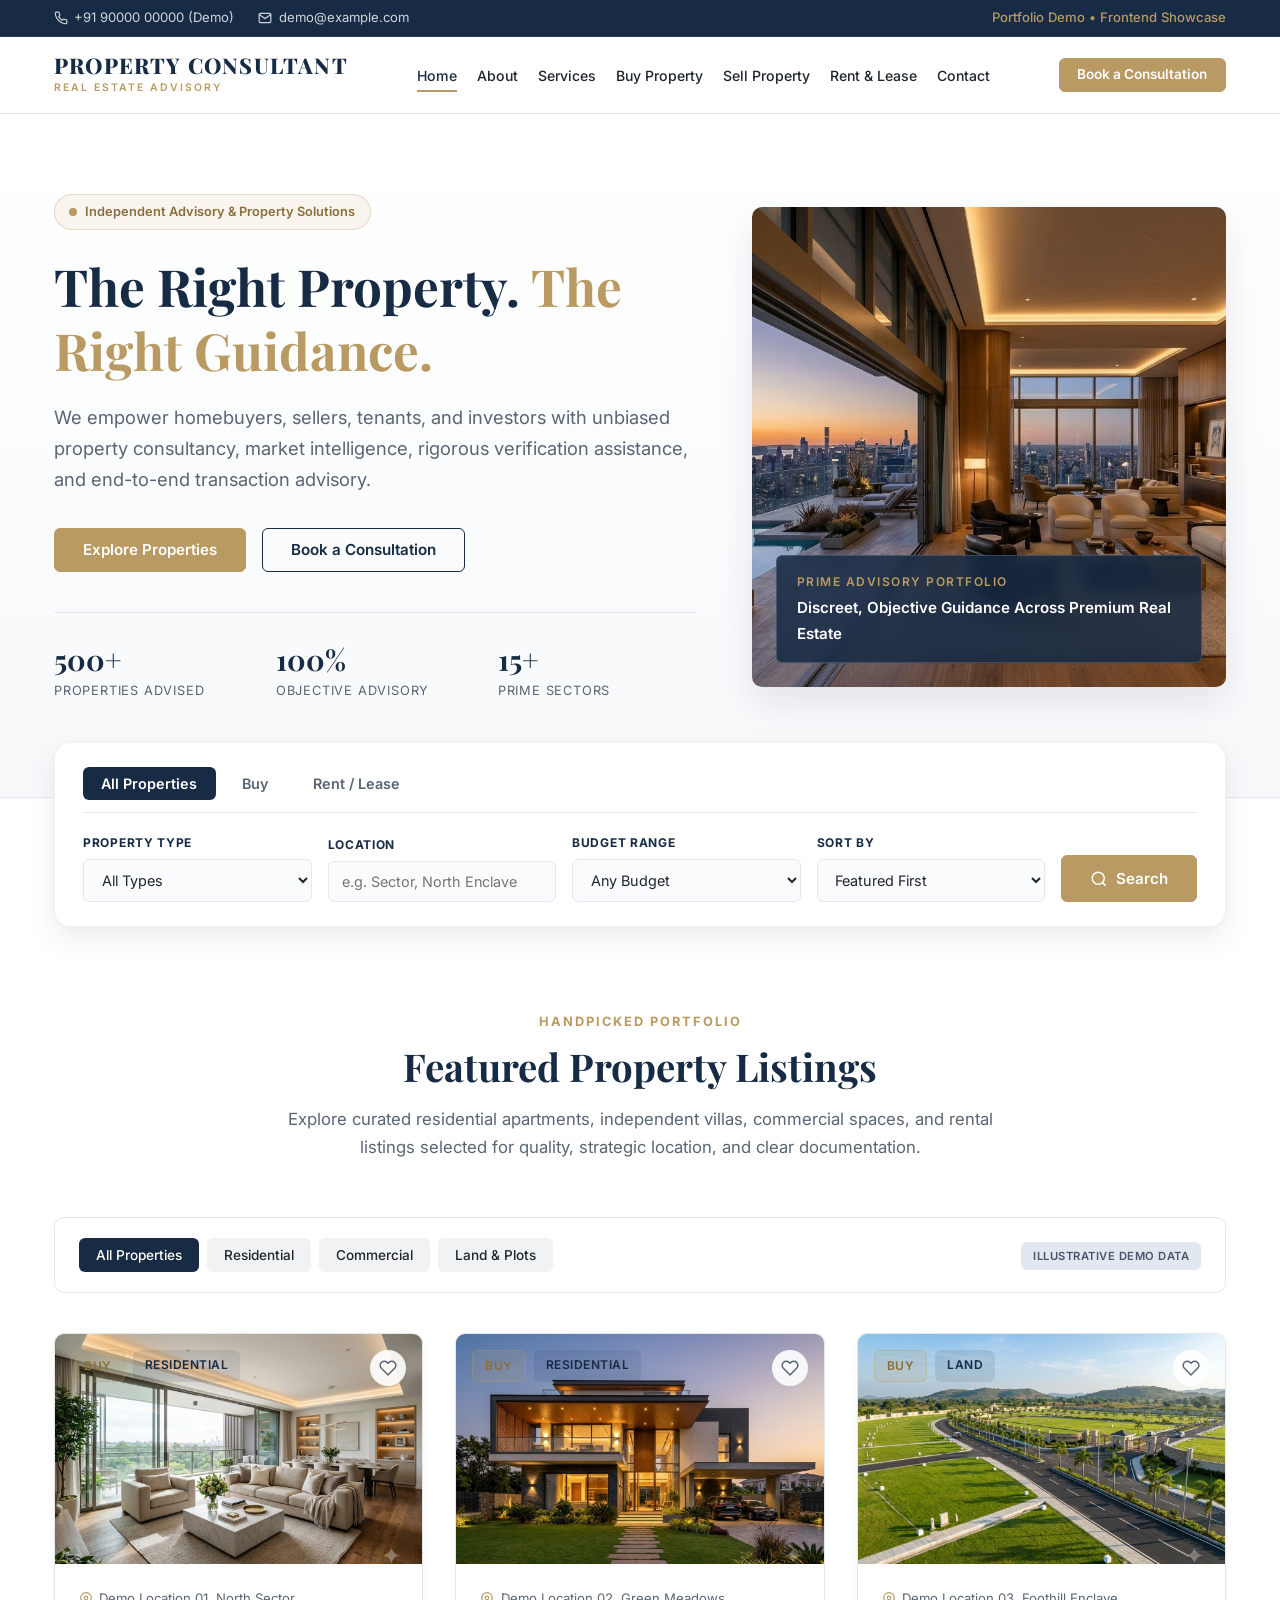
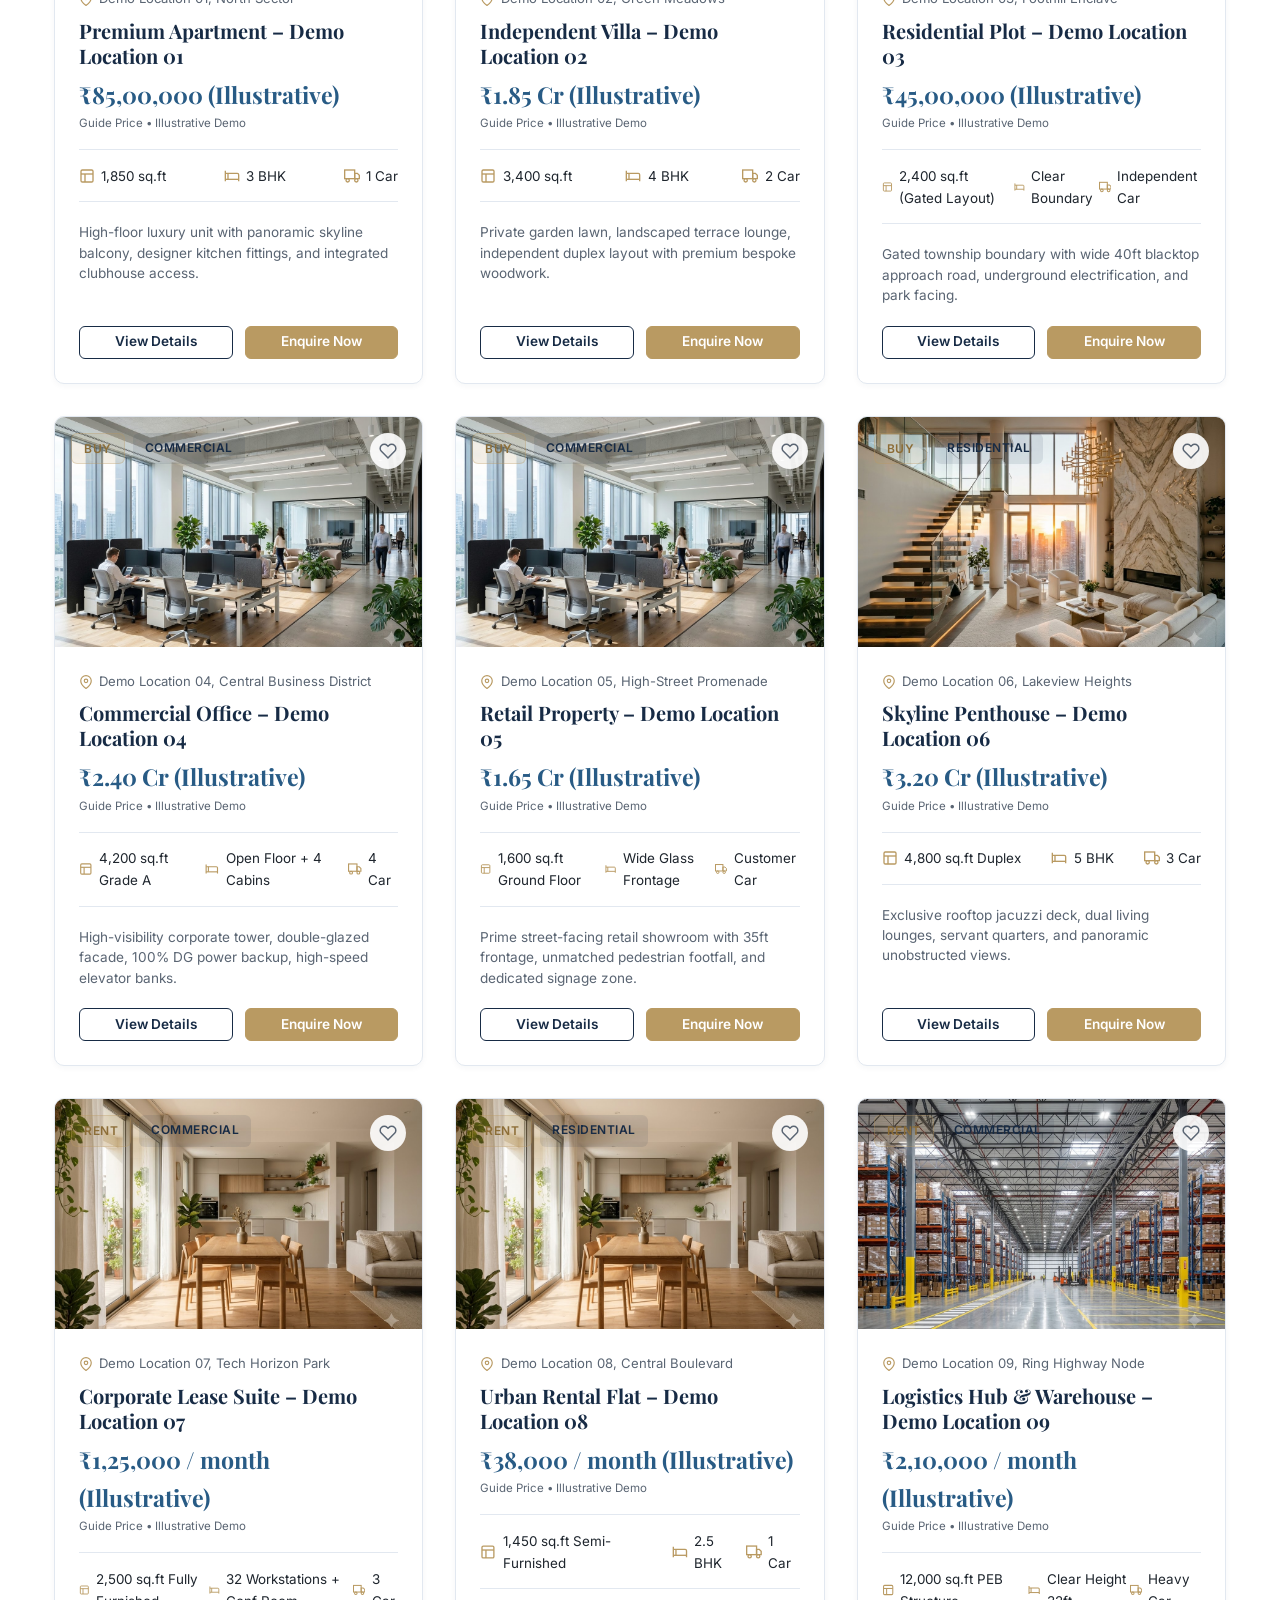
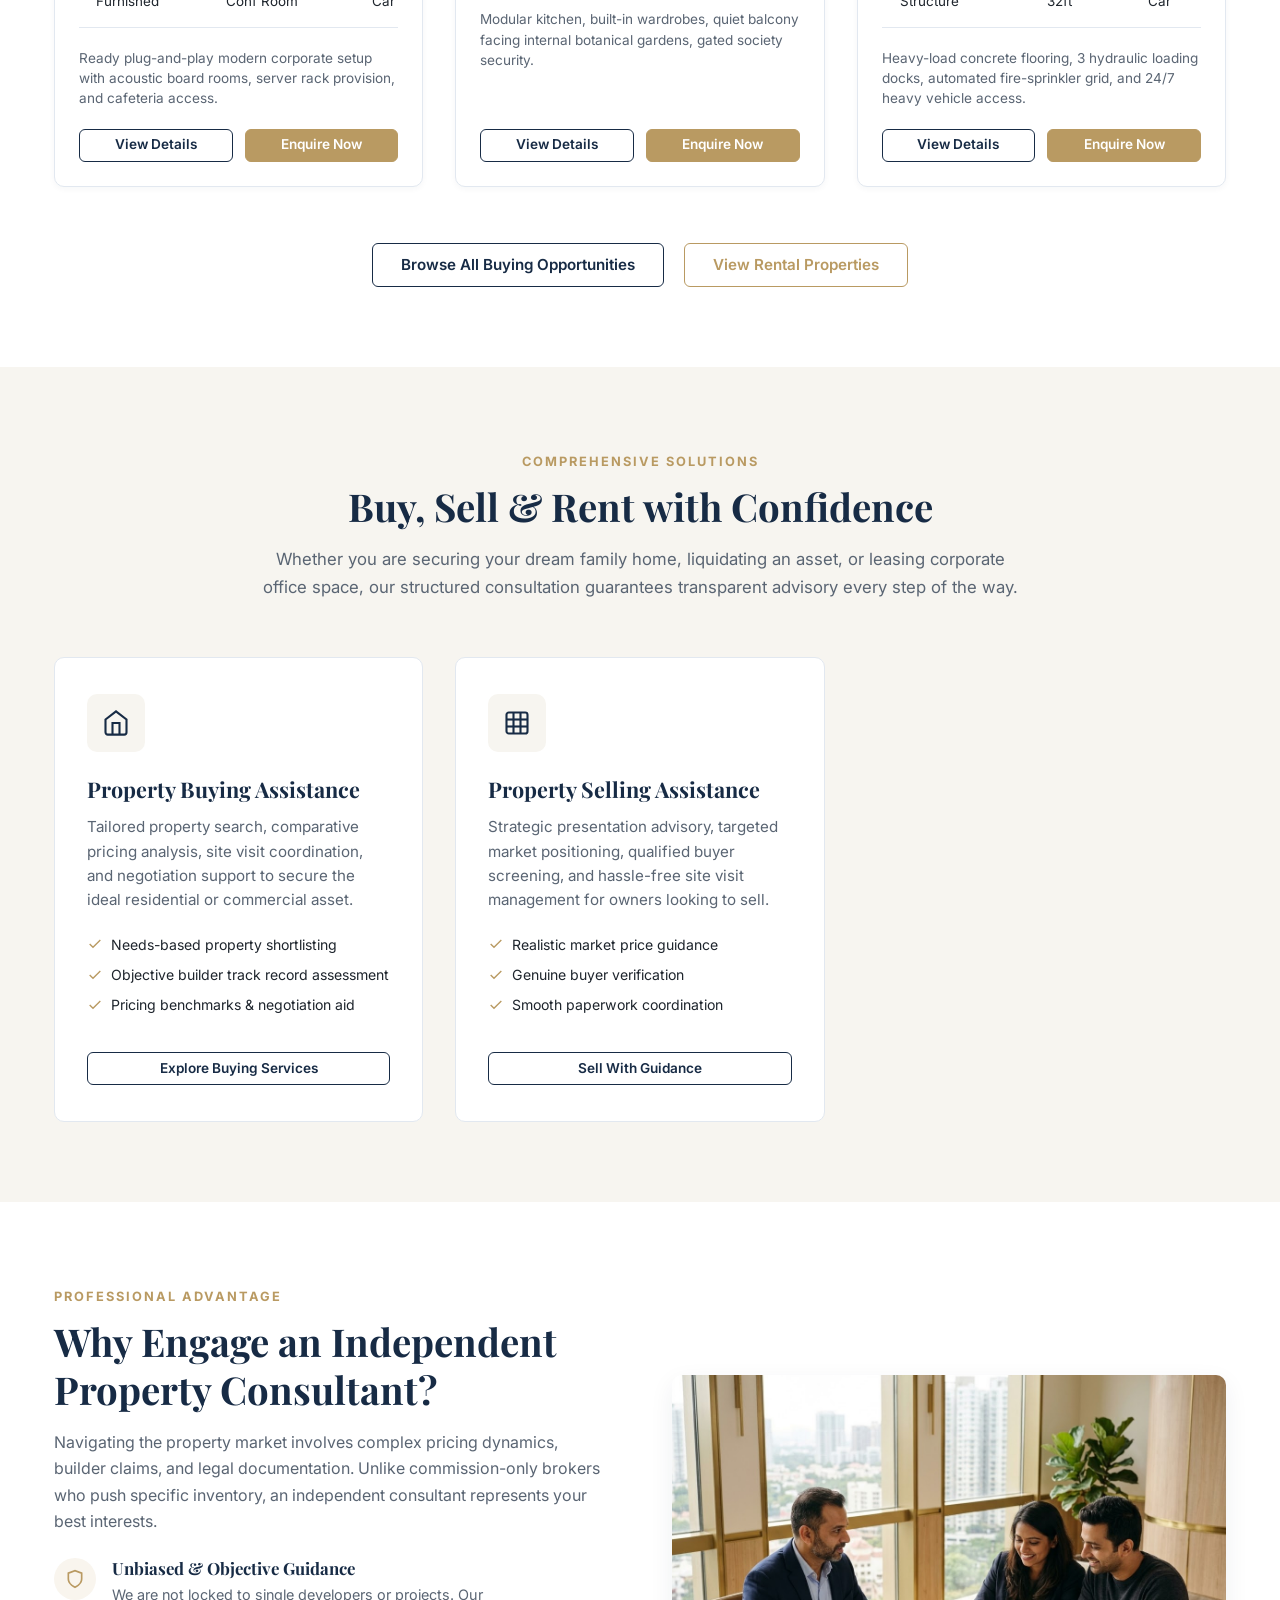
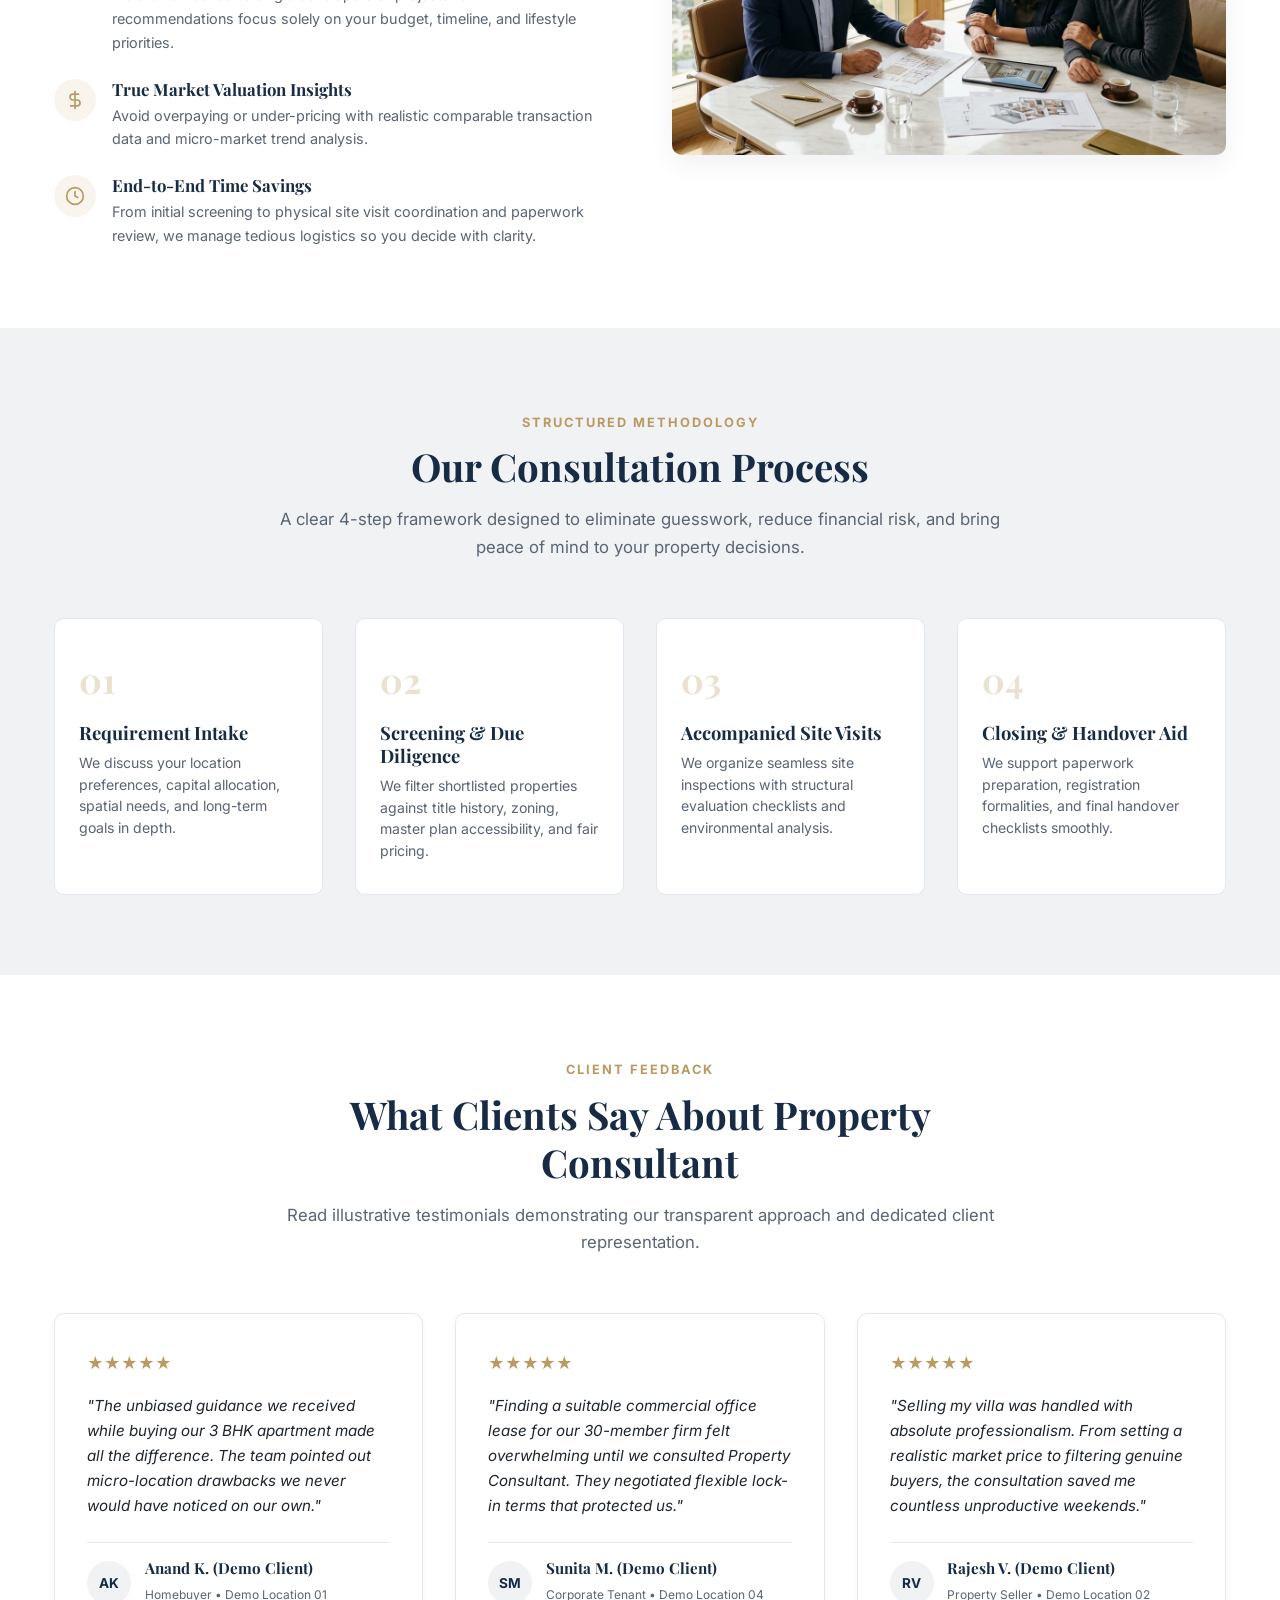
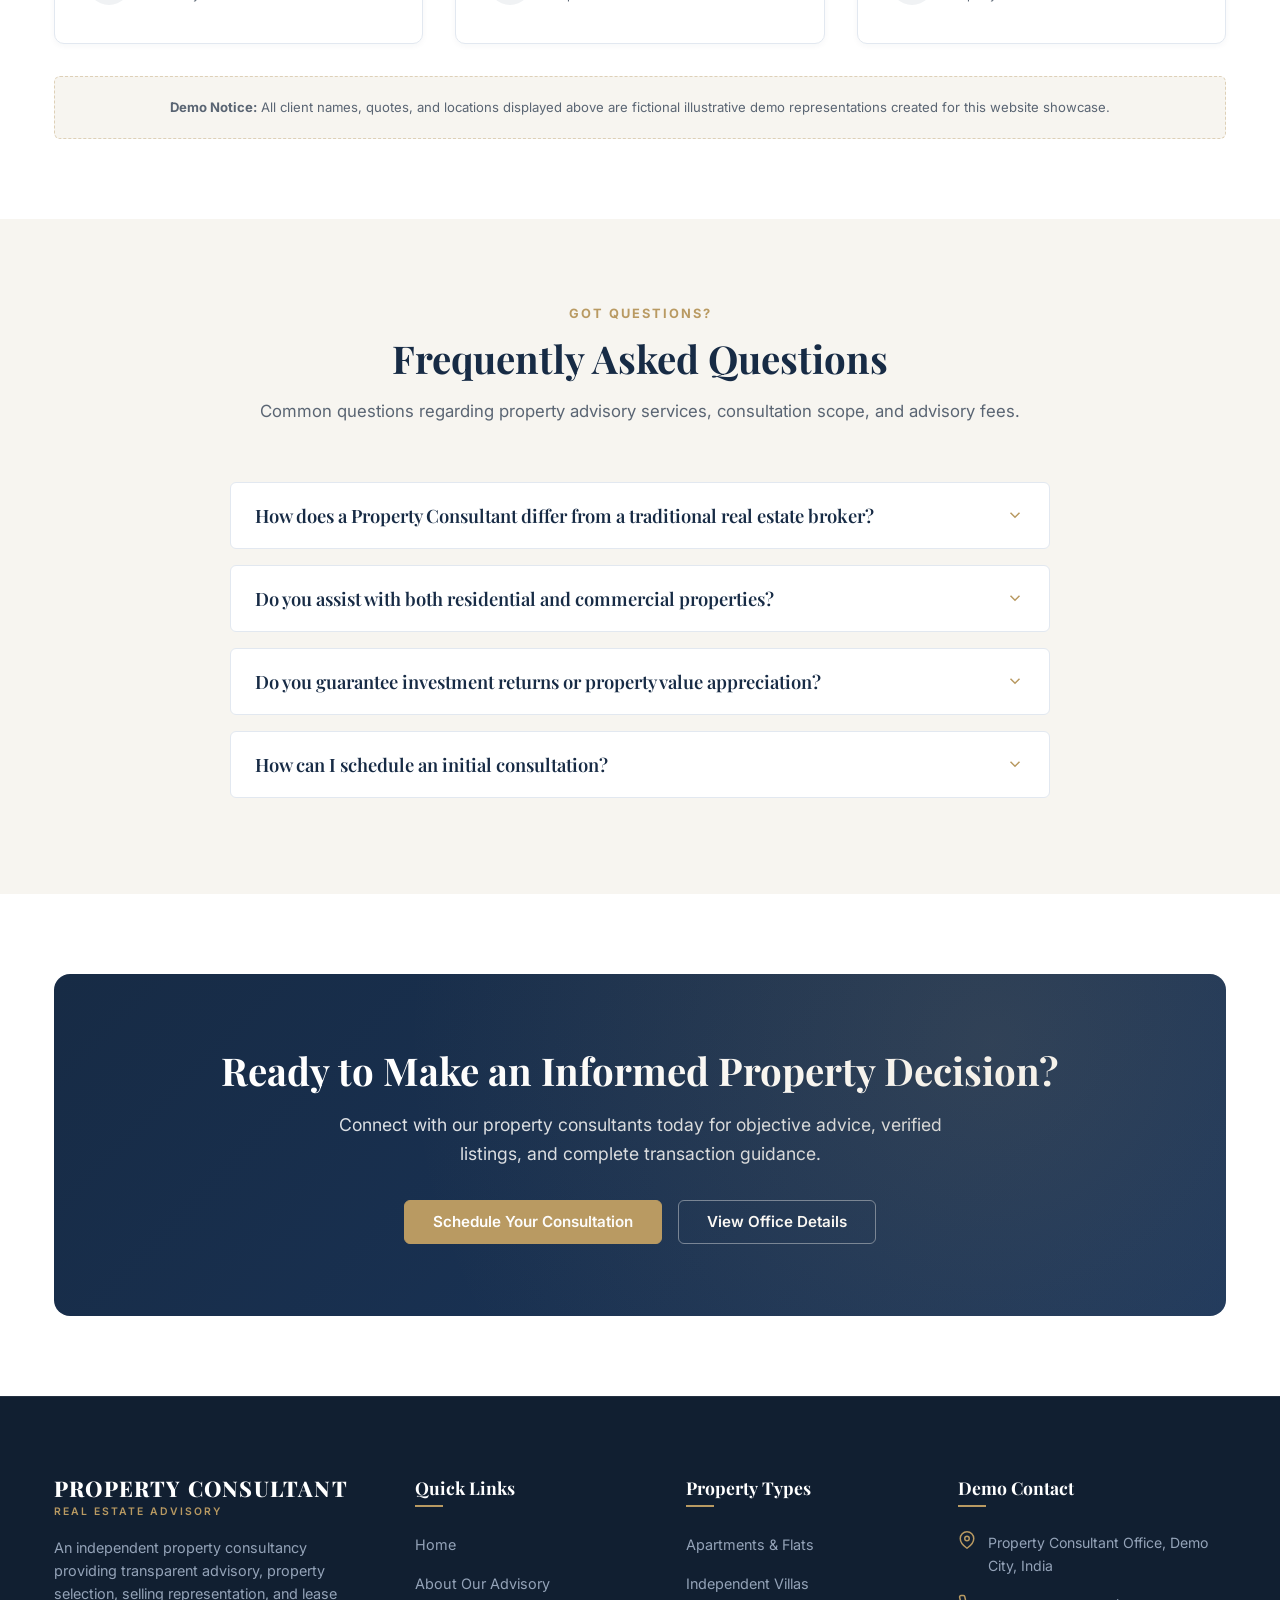
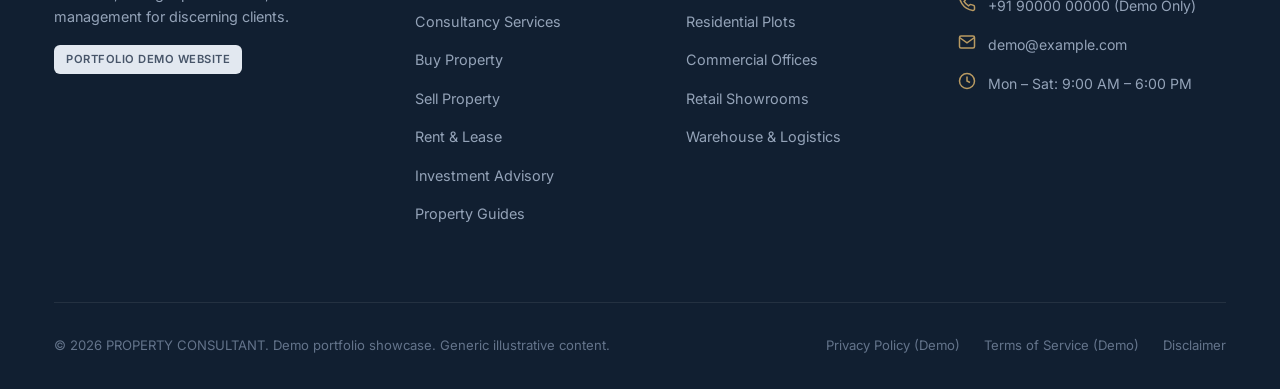
<file: index.html>
<!DOCTYPE html>
<html lang="en">
<head>
  <meta charset="UTF-8">
  <meta name="viewport" content="width=device-width, initial-scale=1.0">
  <title>Property Consultant | Premium Real Estate Advisory & Guidance</title>
  <meta name="description" content="Property Consultant provides expert property advisory, buying, selling, renting, and investment guidance for residential and commercial real estate.">
  <link rel="preconnect" href="https://fonts.googleapis.com">
  <link rel="preconnect" href="https://fonts.gstatic.com" crossorigin>
  <link href="https://fonts.googleapis.com/css2?family=Inter:wght@300;400;500;600;700&family=Playfair+Display:ital,wght@0,600;0,700;1,600&display=swap" rel="stylesheet">
  <link rel="stylesheet" href="css/style.css">
</head>
<body>

  <!-- Top Bar -->
  <aside class="header-top" aria-label="Quick contact and demo notice">
    <div class="container">
      <div class="header-top-info">
        <span><svg width="14" height="14" viewBox="0 0 24 24" fill="none" stroke="currentColor" stroke-width="2"><path d="M22 16.92v3a2 2 0 0 1-2.18 2 19.79 19.79 0 0 1-8.63-3.07 19.5 19.5 0 0 1-6-6 19.79 19.79 0 0 1-3.07-8.67A2 2 0 0 1 4.11 2h3a2 2 0 0 1 2 1.72 12.84 12.84 0 0 0 .7 2.81 2 2 0 0 1-.45 2.11L8.09 9.91a16 16 0 0 0 6 6l1.27-1.27a2 2 0 0 1 2.11-.45 12.84 12.84 0 0 0 2.81.7A2 2 0 0 1 22 16.92z"/></svg> +91 90000 00000 (Demo)</span>
        <span><svg width="14" height="14" viewBox="0 0 24 24" fill="none" stroke="currentColor" stroke-width="2"><path d="M4 4h16c1.1 0 2 .9 2 2v12c0 1.1-.9 2-2 2H4c-1.1 0-2-.9-2-2V6c0-1.1.9-2 2-2z"/><polyline points="22,6 12,13 2,6"/></svg> demo@example.com</span>
      </div>
      <div class="header-top-badge">
        <span>Portfolio Demo • Frontend Showcase</span>
      </div>
    </div>
  </aside>

  <!-- Sticky Main Navigation Header -->
  <header class="site-header">
    <div class="container">
      <nav class="navbar" aria-label="Main Navigation">
        <a href="index.html" class="brand-logo" aria-label="Property Consultant Home">
          <span class="brand-title">PROPERTY CONSULTANT</span>
          <span class="brand-subtitle">Real Estate Advisory</span>
        </a>

        <ul class="nav-menu">
          <li><a href="index.html" class="nav-link active">Home</a></li>
          <li><a href="about.html" class="nav-link">About</a></li>
          <li><a href="services.html" class="nav-link">Services</a></li>
          <li><a href="buy-property.html" class="nav-link">Buy Property</a></li>
          <li><a href="sell-property.html" class="nav-link">Sell Property</a></li>
          <li><a href="rent.html" class="nav-link">Rent & Lease</a></li>
         
          <li><a href="contact.html" class="nav-link">Contact</a></li>
        </ul>

        <div class="nav-actions">
          <button class="btn btn-primary btn-sm" data-open-modal="consultation">Book a Consultation</button>
          <button class="mobile-toggle" aria-label="Toggle navigation menu" aria-expanded="false">
            <svg viewBox="0 0 24 24" fill="none" stroke="currentColor" stroke-width="2"><line x1="3" y1="12" x2="21" y2="12"/><line x1="3" y1="6" x2="21" y2="6"/><line x1="3" y1="18" x2="21" y2="18"/></svg>
          </button>
        </div>
      </nav>
    </div>
  </header>

  <main>
    <!-- Hero Section -->
    <section class="hero-section">
      <div class="container">
        <div class="hero-grid">
          <div class="hero-content reveal">
            <div class="hero-badge">
              <span class="hero-badge-dot"></span>
              Independent Advisory & Property Solutions
            </div>
            <h1 class="hero-headline">The Right Property. <span>The Right Guidance.</span></h1>
            <p class="hero-subhead">
              We empower homebuyers, sellers, tenants, and investors with unbiased property consultancy, market intelligence, rigorous verification assistance, and end-to-end transaction advisory.
            </p>
            <div class="hero-cta-group">
              <a href="buy-property.html" class="btn btn-primary">Explore Properties</a>
              <button class="btn btn-outline" data-open-modal="consultation">Book a Consultation</button>
            </div>
            <div class="hero-metrics">
              <div class="metric-item">
                <div class="metric-num">500+</div>
                <div class="metric-label">Properties Advised</div>
              </div>
              <div class="metric-item">
                <div class="metric-num">100%</div>
                <div class="metric-label">Objective Advisory</div>
              </div>
              <div class="metric-item">
                <div class="metric-num">15+</div>
                <div class="metric-label">Prime Sectors</div>
              </div>
            </div>
          </div>

          <div class="hero-media reveal">
            <div class="hero-image-wrap" style="position: relative; border-radius: var(--radius-md); overflow: hidden; box-shadow: var(--shadow-lg);">
              <img src="images/hero-main.jpg" alt="Property Consultant Luxury Architecture" style="width: 100%; height: 480px; object-fit: cover; display: block;" loading="eager">
              <div style="position: absolute; bottom: 1.5rem; left: 1.5rem; right: 1.5rem; background: rgba(23, 43, 69, 0.85); backdrop-filter: blur(6px); color: #fff; padding: 1rem 1.25rem; border-radius: var(--radius-sm); border: 1px solid rgba(255,255,255,0.15);">
                <span style="font-size: 0.75rem; text-transform: uppercase; letter-spacing: 1.5px; color: var(--accent-gold); font-weight: 600; display: block; margin-bottom: 2px;">Prime Advisory Portfolio</span>
                <span style="font-size: 0.95rem; font-weight: 600;">Discreet, Objective Guidance Across Premium Real Estate</span>
              </div>
            </div>
          </div>
        </div>
      </div>
    </section>

    <!-- Property Search Interface -->
    <section class="search-container">
      <div class="container">
        <div class="search-box">
          <div class="search-tabs">
            <button type="button" class="search-tab-btn active" data-tab-purpose="all">All Properties</button>
            <button type="button" class="search-tab-btn" data-tab-purpose="buy">Buy</button>
            <button type="button" class="search-tab-btn" data-tab-purpose="rent">Rent / Lease</button>
          </div>
          <form id="propertySearchForm">
            <input type="hidden" name="purpose" id="searchPurpose" value="all">
            <div class="search-form-grid">
              <div class="form-group">
                <label for="searchType">Property Type</label>
                <select id="searchType" name="type" class="form-control">
                  <option value="all">All Types</option>
                  <option value="residential">Residential Properties</option>
                  <option value="commercial">Commercial Real Estate</option>
                  <option value="apartment">Apartments & Flats</option>
                  <option value="villa">Villas & Houses</option>
                  <option value="plot">Plots & Land</option>
                  <option value="office">Corporate Offices</option>
                  <option value="retail">Retail Showrooms</option>
                </select>
              </div>

              <div class="form-group">
                <label for="searchLocation">Location</label>
                <input type="text" id="searchLocation" name="location" class="form-control" placeholder="e.g. Sector, North Enclave">
              </div>

              <div class="form-group">
                <label for="searchBudget">Budget Range</label>
                <select id="searchBudget" name="budget" class="form-control">
                  <option value="all">Any Budget</option>
                  <option value="under-50l">Under ₹50 Lakhs</option>
                  <option value="50l-1cr">₹50 L – ₹1 Crore</option>
                  <option value="1cr-3cr">₹1 Cr – ₹3 Crores</option>
                  <option value="above-3cr">Above ₹3 Crores</option>
                  <option value="rent-under-50k">Rent: Under ₹50k/mo</option>
                  <option value="rent-above-50k">Rent: ₹50k+/mo</option>
                </select>
              </div>

              <div class="form-group">
                <label for="sortProperties">Sort By</label>
                <select id="sortProperties" class="form-control">
                  <option value="default">Featured First</option>
                  <option value="price-low">Price: Low to High</option>
                  <option value="price-high">Price: High to Low</option>
                  <option value="title">Alphabetical (A-Z)</option>
                </select>
              </div>

              <div>
                <button type="submit" class="btn btn-primary btn-block">
                  <svg width="18" height="18" viewBox="0 0 24 24" fill="none" stroke="currentColor" stroke-width="2"><circle cx="11" cy="11" r="8"/><line x1="21" y1="21" x2="16.65" y2="16.65"/></svg>
                  Search
                </button>
              </div>
            </div>
          </form>
        </div>
      </div>
    </section>

    <!-- Featured Property Listings -->
    <section class="section">
      <div class="container">
        <div class="section-header reveal">
          <span class="section-eyebrow">Handpicked Portfolio</span>
          <h2 class="section-title">Featured Property Listings</h2>
          <p class="section-description">
            Explore curated residential apartments, independent villas, commercial spaces, and rental listings selected for quality, strategic location, and clear documentation.
          </p>
        </div>

        <!-- Filter buttons -->
        <div class="filter-toolbar reveal">
          <div class="filter-group">
            <button class="filter-btn active" data-filter-category="all">All Properties</button>
            <button class="filter-btn" data-filter-category="residential">Residential</button>
            <button class="filter-btn" data-filter-category="commercial">Commercial</button>
            <button class="filter-btn" data-filter-category="land">Land & Plots</button>
          </div>
          <div>
            <span class="badge badge-demo">Illustrative Demo Data</span>
          </div>
        </div>

        <!-- Dynamic properties loaded via vanilla JS -->
        <div id="dynamicPropertiesGrid" class="properties-grid" data-page-type="all"></div>

        <div style="text-align: center; margin-top: 3.5rem;" class="reveal">
          <a href="buy-property.html" class="btn btn-outline">Browse All Buying Opportunities</a>
          <a href="rent.html" class="btn btn-outline-gold" style="margin-left: 1rem;">View Rental Properties</a>
        </div>
      </div>
    </section>

    <!-- Buy, Sell, Rent Highlight Grid -->
    <section class="section section-bg-beige">
      <div class="container">
        <div class="section-header reveal">
          <span class="section-eyebrow">Comprehensive Solutions</span>
          <h2 class="section-title">Buy, Sell & Rent with Confidence</h2>
          <p class="section-description">
            Whether you are securing your dream family home, liquidating an asset, or leasing corporate office space, our structured consultation guarantees transparent advisory every step of the way.
          </p>
        </div>

        <div class="services-grid">
          <!-- Buy Card -->
          <div class="service-card reveal">
            <div class="service-icon-box">
              <svg viewBox="0 0 24 24"><path d="M3 9l9-7 9 7v11a2 2 0 0 1-2 2H5a2 2 0 0 1-2-2z"/><polyline points="9 22 9 12 15 12 15 22"/></svg>
            </div>
            <h3 class="service-title">Property Buying Assistance</h3>
            <p class="service-desc">
              Tailored property search, comparative pricing analysis, site visit coordination, and negotiation support to secure the ideal residential or commercial asset.
            </p>
            <ul class="service-benefits">
              <li><svg viewBox="0 0 24 24" fill="none" stroke="currentColor" stroke-width="2"><polyline points="20 6 9 17 4 12"/></svg> Needs-based property shortlisting</li>
              <li><svg viewBox="0 0 24 24" fill="none" stroke="currentColor" stroke-width="2"><polyline points="20 6 9 17 4 12"/></svg> Objective builder track record assessment</li>
              <li><svg viewBox="0 0 24 24" fill="none" stroke="currentColor" stroke-width="2"><polyline points="20 6 9 17 4 12"/></svg> Pricing benchmarks & negotiation aid</li>
            </ul>
            <a href="buy-property.html" class="btn btn-outline btn-sm">Explore Buying Services</a>
          </div>

          <!-- Sell Card -->
          <div class="service-card reveal">
            <div class="service-icon-box">
              <svg viewBox="0 0 24 24"><rect x="3" y="3" width="18" height="18" rx="2"/><line x1="9" y1="3" x2="9" y2="21"/><line x1="15" y1="3" x2="15" y2="21"/><line x1="3" y1="9" x2="21" y2="9"/><line x1="3" y1="15" x2="21" y2="15"/></svg>
            </div>
            <h3 class="service-title">Property Selling Assistance</h3>
            <p class="service-desc">
              Strategic presentation advisory, targeted market positioning, qualified buyer screening, and hassle-free site visit management for owners looking to sell.
            </p>
            <ul class="service-benefits">
              <li><svg viewBox="0 0 24 24" fill="none" stroke="currentColor" stroke-width="2"><polyline points="20 6 9 17 4 12"/></svg> Realistic market price guidance</li>
              <li><svg viewBox="0 0 24 24" fill="none" stroke="currentColor" stroke-width="2"><polyline points="20 6 9 17 4 12"/></svg> Genuine buyer verification</li>
              <li><svg viewBox="0 0 24 24" fill="none" stroke="currentColor" stroke-width="2"><polyline points="20 6 9 17 4 12"/></svg> Smooth paperwork coordination</li>
            </ul>
            <a href="sell-property.html" class="btn btn-outline btn-sm">Sell With Guidance</a>
          </div>

          <!-- Rent Card -->
          
        </div>
      </div>
    </section>

    <!-- Why Choose a Property Consultant Section -->
    <section class="section">
      <div class="container">
        <div class="features-split">
          <div class="reveal">
            <span class="section-eyebrow">Professional Advantage</span>
            <h2 class="section-title">Why Engage an Independent Property Consultant?</h2>
            <p>
              Navigating the property market involves complex pricing dynamics, builder claims, and legal documentation. Unlike commission-only brokers who push specific inventory, an independent consultant represents your best interests.
            </p>
            
            <div class="feature-list">
              <div class="feature-item">
                <div class="feature-item-icon">
                  <svg viewBox="0 0 24 24" fill="none" stroke="currentColor" stroke-width="2"><path d="M12 22s8-4 8-10V5l-8-3-8 3v7c0 6 8 10 8 10z"/></svg>
                </div>
                <div class="feature-item-content">
                  <h4>Unbiased & Objective Guidance</h4>
                  <p>We are not locked to single developers or projects. Our recommendations focus solely on your budget, timeline, and lifestyle priorities.</p>
                </div>
              </div>

              <div class="feature-item">
                <div class="feature-item-icon">
                  <svg viewBox="0 0 24 24" fill="none" stroke="currentColor" stroke-width="2"><line x1="12" y1="1" x2="12" y2="23"/><path d="M17 5H9.5a3.5 3.5 0 0 0 0 7h5a3.5 3.5 0 0 1 0 7H6"/></svg>
                </div>
                <div class="feature-item-content">
                  <h4>True Market Valuation Insights</h4>
                  <p>Avoid overpaying or under-pricing with realistic comparable transaction data and micro-market trend analysis.</p>
                </div>
              </div>

              <div class="feature-item">
                <div class="feature-item-icon">
                  <svg viewBox="0 0 24 24" fill="none" stroke="currentColor" stroke-width="2"><circle cx="12" cy="12" r="10"/><polyline points="12 6 12 12 16 14"/></svg>
                </div>
                <div class="feature-item-content">
                  <h4>End-to-End Time Savings</h4>
                  <p>From initial screening to physical site visit coordination and paperwork review, we manage tedious logistics so you decide with clarity.</p>
                </div>
              </div>
            </div>
          </div>

          <div class="reveal">
            <div style="border-radius: var(--radius-md); overflow: hidden; box-shadow: var(--shadow-md);">
              <img src="images/about-consulting.jpg" alt="Client Advisory Meeting" style="width: 100%; height: 380px; object-fit: cover; display: block;" loading="lazy">
            </div>
          </div>
        </div>
      </div>
    </section>

    <!-- Consultation Process Section -->
    <section class="section section-bg-grey">
      <div class="container">
        <div class="section-header reveal">
          <span class="section-eyebrow">Structured Methodology</span>
          <h2 class="section-title">Our Consultation Process</h2>
          <p class="section-description">
            A clear 4-step framework designed to eliminate guesswork, reduce financial risk, and bring peace of mind to your property decisions.
          </p>
        </div>

        <div class="process-grid">
          <div class="process-card reveal">
            <div class="process-step-num">01</div>
            <h3 class="process-title">Requirement Intake</h3>
            <p class="process-text">We discuss your location preferences, capital allocation, spatial needs, and long-term goals in depth.</p>
          </div>

          <div class="process-card reveal">
            <div class="process-step-num">02</div>
            <h3 class="process-title">Screening & Due Diligence</h3>
            <p class="process-text">We filter shortlisted properties against title history, zoning, master plan accessibility, and fair pricing.</p>
          </div>

          <div class="process-card reveal">
            <div class="process-step-num">03</div>
            <h3 class="process-title">Accompanied Site Visits</h3>
            <p class="process-text">We organize seamless site inspections with structural evaluation checklists and environmental analysis.</p>
          </div>

          <div class="process-card reveal">
            <div class="process-step-num">04</div>
            <h3 class="process-title">Closing & Handover Aid</h3>
            <p class="process-text">We support paperwork preparation, registration formalities, and final handover checklists smoothly.</p>
          </div>
        </div>
      </div>
    </section>

    <!-- Client Testimonials (Clearly Demo) -->
    <section class="section">
      <div class="container">
        <div class="section-header reveal">
          <span class="section-eyebrow">Client Feedback</span>
          <h2 class="section-title">What Clients Say About Property Consultant</h2>
          <p class="section-description">
            Read illustrative testimonials demonstrating our transparent approach and dedicated client representation.
          </p>
        </div>

        <div class="testimonials-grid">
          <div class="testimonial-card reveal">
            <div class="testimonial-stars">★★★★★</div>
            <p class="testimonial-quote">
              "The unbiased guidance we received while buying our 3 BHK apartment made all the difference. The team pointed out micro-location drawbacks we never would have noticed on our own."
            </p>
            <div class="testimonial-author">
              <div class="author-avatar">AK</div>
              <div class="author-info">
                <h4>Anand K. (Demo Client)</h4>
                <span>Homebuyer • Demo Location 01</span>
              </div>
            </div>
          </div>

          <div class="testimonial-card reveal">
            <div class="testimonial-stars">★★★★★</div>
            <p class="testimonial-quote">
              "Finding a suitable commercial office lease for our 30-member firm felt overwhelming until we consulted Property Consultant. They negotiated flexible lock-in terms that protected us."
            </p>
            <div class="testimonial-author">
              <div class="author-avatar">SM</div>
              <div class="author-info">
                <h4>Sunita M. (Demo Client)</h4>
                <span>Corporate Tenant • Demo Location 04</span>
              </div>
            </div>
          </div>

          <div class="testimonial-card reveal">
            <div class="testimonial-stars">★★★★★</div>
            <p class="testimonial-quote">
              "Selling my villa was handled with absolute professionalism. From setting a realistic market price to filtering genuine buyers, the consultation saved me countless unproductive weekends."
            </p>
            <div class="testimonial-author">
              <div class="author-avatar">RV</div>
              <div class="author-info">
                <h4>Rajesh V. (Demo Client)</h4>
                <span>Property Seller • Demo Location 02</span>
              </div>
            </div>
          </div>
        </div>

        <div class="demo-disclaimer-box reveal" style="text-align: center;">
          <strong>Demo Notice:</strong> All client names, quotes, and locations displayed above are fictional illustrative demo representations created for this website showcase.
        </div>
      </div>
    </section>

    <!-- FAQ Section -->
    <section class="section section-bg-beige">
      <div class="container">
        <div class="section-header reveal">
          <span class="section-eyebrow">Got Questions?</span>
          <h2 class="section-title">Frequently Asked Questions</h2>
          <p class="section-description">
            Common questions regarding property advisory services, consultation scope, and advisory fees.
          </p>
        </div>

        <div class="accordion reveal">
          <div class="accordion-item">
            <button class="accordion-header">
              <span>How does a Property Consultant differ from a traditional real estate broker?</span>
              <span class="accordion-icon"><svg width="18" height="18" viewBox="0 0 24 24" fill="none" stroke="currentColor" stroke-width="2"><polyline points="6 9 12 15 18 9"/></svg></span>
            </button>
            <div class="accordion-body">
              <div class="accordion-content">
                A traditional broker typically represents the seller or developer and focuses on pushing existing inventory to earn a transaction commission. An independent property consultant operates as an objective advisor representing your interests, conducting thorough due diligence, comparing all available market options, and assisting in pricing evaluation and negotiation.
              </div>
            </div>
          </div>

          <div class="accordion-item">
            <button class="accordion-header">
              <span>Do you assist with both residential and commercial properties?</span>
              <span class="accordion-icon"><svg width="18" height="18" viewBox="0 0 24 24" fill="none" stroke="currentColor" stroke-width="2"><polyline points="6 9 12 15 18 9"/></svg></span>
            </button>
            <div class="accordion-body">
              <div class="accordion-content">
                Yes. Our advisory scope spans apartments, independent villas, residential land plots, commercial office floors, retail showrooms, and industrial warehousing across prime sectors.
              </div>
            </div>
          </div>

          <div class="accordion-item">
            <button class="accordion-header">
              <span>Do you guarantee investment returns or property value appreciation?</span>
              <span class="accordion-icon"><svg width="18" height="18" viewBox="0 0 24 24" fill="none" stroke="currentColor" stroke-width="2"><polyline points="6 9 12 15 18 9"/></svg></span>
            </button>
            <div class="accordion-body">
              <div class="accordion-content">
                No. Real estate values and rental yields are subject to macroeconomic cycles, regulatory shifts, and local infrastructure developments. We provide structured evaluation models and risk assessments, but never promise or guarantee financial returns or capital appreciation.
              </div>
            </div>
          </div>

          <div class="accordion-item">
            <button class="accordion-header">
              <span>How can I schedule an initial consultation?</span>
              <span class="accordion-icon"><svg width="18" height="18" viewBox="0 0 24 24" fill="none" stroke="currentColor" stroke-width="2"><polyline points="6 9 12 15 18 9"/></svg></span>
            </button>
            <div class="accordion-body">
              <div class="accordion-content">
                You can easily book a session by clicking the "Book a Consultation" button on this website, calling our demo helpline at +91 90000 00000, or visiting our contact page to leave your preferred date and requirements.
              </div>
            </div>
          </div>
        </div>
      </div>
    </section>

    <!-- Schedule a Consultation CTA Banner -->
    <section class="section">
      <div class="container">
        <div class="cta-banner reveal">
          <div class="container">
            <h2>Ready to Make an Informed Property Decision?</h2>
            <p>
              Connect with our property consultants today for objective advice, verified listings, and complete transaction guidance.
            </p>
            <div class="btn-group">
              <button class="btn btn-primary" data-open-modal="consultation">Schedule Your Consultation</button>
              <a href="contact.html" class="btn btn-outline-light">View Office Details</a>
            </div>
          </div>
        </div>
      </div>
    </section>
  </main>

  <!-- Comprehensive Footer -->
  <footer class="site-footer">
    <div class="container">
      <div class="footer-top">
        <div class="footer-col footer-brand">
          <a href="index.html" class="brand-logo">
            <span class="brand-title">PROPERTY CONSULTANT</span>
            <span class="brand-subtitle">Real Estate Advisory</span>
          </a>
          <p class="footer-desc">
            An independent property consultancy providing transparent advisory, property selection, selling representation, and lease management for discerning clients.
          </p>
          <div style="margin-top: 1rem;">
            <span class="badge badge-demo">Portfolio Demo Website</span>
          </div>
        </div>

        <div class="footer-col">
          <h4>Quick Links</h4>
          <ul class="footer-links">
            <li><a href="index.html">Home</a></li>
            <li><a href="about.html">About Our Advisory</a></li>
            <li><a href="services.html">Consultancy Services</a></li>
            <li><a href="buy-property.html">Buy Property</a></li>
            <li><a href="sell-property.html">Sell Property</a></li>
            <li><a href="rent.html">Rent & Lease</a></li>
            <li><a href="investment.html">Investment Advisory</a></li>
            <li><a href="blog.html">Property Guides</a></li>
          </ul>
        </div>

        <div class="footer-col">
          <h4>Property Types</h4>
          <ul class="footer-links">
            <li><a href="buy-property.html">Apartments & Flats</a></li>
            <li><a href="buy-property.html">Independent Villas</a></li>
            <li><a href="buy-property.html">Residential Plots</a></li>
            <li><a href="buy-property.html">Commercial Offices</a></li>
            <li><a href="buy-property.html">Retail Showrooms</a></li>
            <li><a href="rent.html">Warehouse & Logistics</a></li>
          </ul>
        </div>

        <div class="footer-col">
          <h4>Demo Contact</h4>
          <div class="footer-contact-item">
            <svg viewBox="0 0 24 24" fill="none" stroke="currentColor" stroke-width="2"><path d="M21 10c0 7-9 13-9 13s-9-6-9-13a9 9 0 0 1 18 0z"/><circle cx="12" cy="10" r="3"/></svg>
            <span>Property Consultant Office, Demo City, India</span>
          </div>
          <div class="footer-contact-item">
            <svg viewBox="0 0 24 24" fill="none" stroke="currentColor" stroke-width="2"><path d="M22 16.92v3a2 2 0 0 1-2.18 2 19.79 19.79 0 0 1-8.63-3.07 19.5 19.5 0 0 1-6-6 19.79 19.79 0 0 1-3.07-8.67A2 2 0 0 1 4.11 2h3a2 2 0 0 1 2 1.72 12.84 12.84 0 0 0 .7 2.81 2 2 0 0 1-.45 2.11L8.09 9.91a16 16 0 0 0 6 6l1.27-1.27a2 2 0 0 1 2.11-.45 12.84 12.84 0 0 0 2.81.7A2 2 0 0 1 22 16.92z"/></svg>
            <span>+91 90000 00000 (Demo Only)</span>
          </div>
          <div class="footer-contact-item">
            <svg viewBox="0 0 24 24" fill="none" stroke="currentColor" stroke-width="2"><path d="M4 4h16c1.1 0 2 .9 2 2v12c0 1.1-.9 2-2 2H4c-1.1 0-2-.9-2-2V6c0-1.1.9-2 2-2z"/><polyline points="22,6 12,13 2,6"/></svg>
            <span>demo@example.com</span>
          </div>
          <div class="footer-contact-item">
            <svg viewBox="0 0 24 24" fill="none" stroke="currentColor" stroke-width="2"><circle cx="12" cy="12" r="10"/><polyline points="12 6 12 12 16 14"/></svg>
            <span>Mon – Sat: 9:00 AM – 6:00 PM</span>
          </div>
        </div>
      </div>

      <div class="footer-bottom">
        <div>
          &copy; 2026 PROPERTY CONSULTANT. Demo portfolio showcase. Generic illustrative content.
        </div>
        <div class="footer-bottom-links">
          <a href="contact.html">Privacy Policy (Demo)</a>
          <a href="contact.html">Terms of Service (Demo)</a>
          <a href="contact.html">Disclaimer</a>
        </div>
      </div>
    </div>
  </footer>

  <!-- Book A Consultation Modal Popup -->
  <div id="consultationModal" class="modal-overlay" role="dialog" aria-modal="true" aria-labelledby="modalTitle">
    <div class="modal-content">
      <button class="modal-close-btn" data-close-modal aria-label="Close Modal">&times;</button>
      <div class="modal-header">
        <span class="badge badge-gold" style="margin-bottom: 0.5rem;">Advisory Session</span>
        <h2 id="modalTitle" style="font-size: 1.6rem; margin-bottom: 0.25rem;">Book a Consultation</h2>
        <p style="font-size: 0.88rem; color: var(--text-muted); margin-bottom: 0;">Connect with our real estate consultant to discuss your property requirements.</p>
      </div>

      <form data-validate id="modalConsultationForm">
        <div class="form-grid-2">
          <div class="form-field">
            <label for="modalFullName">Full Name <span class="required">*</span></label>
            <input type="text" id="modalFullName" name="fullName" class="form-control" placeholder="Enter your name" required>
            <span class="field-error-msg">Please enter your full name.</span>
          </div>

          <div class="form-field">
            <label for="modalPhone">Phone Number <span class="required">*</span></label>
            <input type="tel" id="modalPhone" name="phone" class="form-control" placeholder="+91 98765 43210" required>
            <span class="field-error-msg">Please enter a valid phone number.</span>
          </div>
        </div>

        <div class="form-grid-2">
          <div class="form-field">
            <label for="modalEmail">Email Address <span class="required">*</span></label>
            <input type="email" id="modalEmail" name="email" class="form-control" placeholder="name@example.com" required>
            <span class="field-error-msg">Please enter a valid email address.</span>
          </div>

          <div class="form-field">
            <label for="modalDate">Preferred Date <span class="required">*</span></label>
            <input type="date" id="modalDate" name="preferredDate" class="form-control" required>
            <span class="field-error-msg">Please select a preferred date.</span>
          </div>
        </div>

        <div class="form-grid-2">
          <div class="form-field">
            <label for="modalService">Interested Service <span class="required">*</span></label>
            <select id="modalService" name="service" class="form-control" required>
              <option value="">Select Service</option>
              <option value="buy">Property Buying Advisory</option>
              <option value="sell">Property Selling Representation</option>
              <option value="rent">Rental & Leasing Assistance</option>
              <option value="investment">Investment Planning & Evaluation</option>
              <option value="evaluation">Property Site Evaluation</option>
            </select>
            <span class="field-error-msg">Please choose a service.</span>
          </div>

          <div class="form-field">
            <label for="modalCategory">Property Category <span class="required">*</span></label>
            <select id="modalCategory" name="category" class="form-control" required>
              <option value="">Select Category</option>
              <option value="residential">Residential (Apartment / Villa)</option>
              <option value="commercial">Commercial (Office / Retail)</option>
              <option value="plot">Plot / Land</option>
              <option value="industrial">Industrial / Warehouse</option>
            </select>
            <span class="field-error-msg">Please select a property category.</span>
          </div>
        </div>

        <div class="form-field">
          <label for="modalMessage">Your Requirements & Questions</label>
          <textarea id="modalMessage" name="message" class="form-control" rows="3" placeholder="Tell us about your budget, target location, or specific questions..."></textarea>
        </div>

        <button type="submit" class="btn btn-primary btn-block">Confirm Consultation Request</button>

        <p class="form-disclaimer">
          * Frontend demonstration form only. No personal data is stored or transmitted.
        </p>
      </form>
    </div>
  </div>

  <!-- Back to Top Button -->
  <button class="back-to-top" aria-label="Back to top">
    <svg viewBox="0 0 24 24" fill="none" stroke="currentColor" stroke-width="2"><polyline points="18 15 12 9 6 15"/></svg>
  </button>

  <script src="js/script.js"></script>
</body>
</html>
</file>
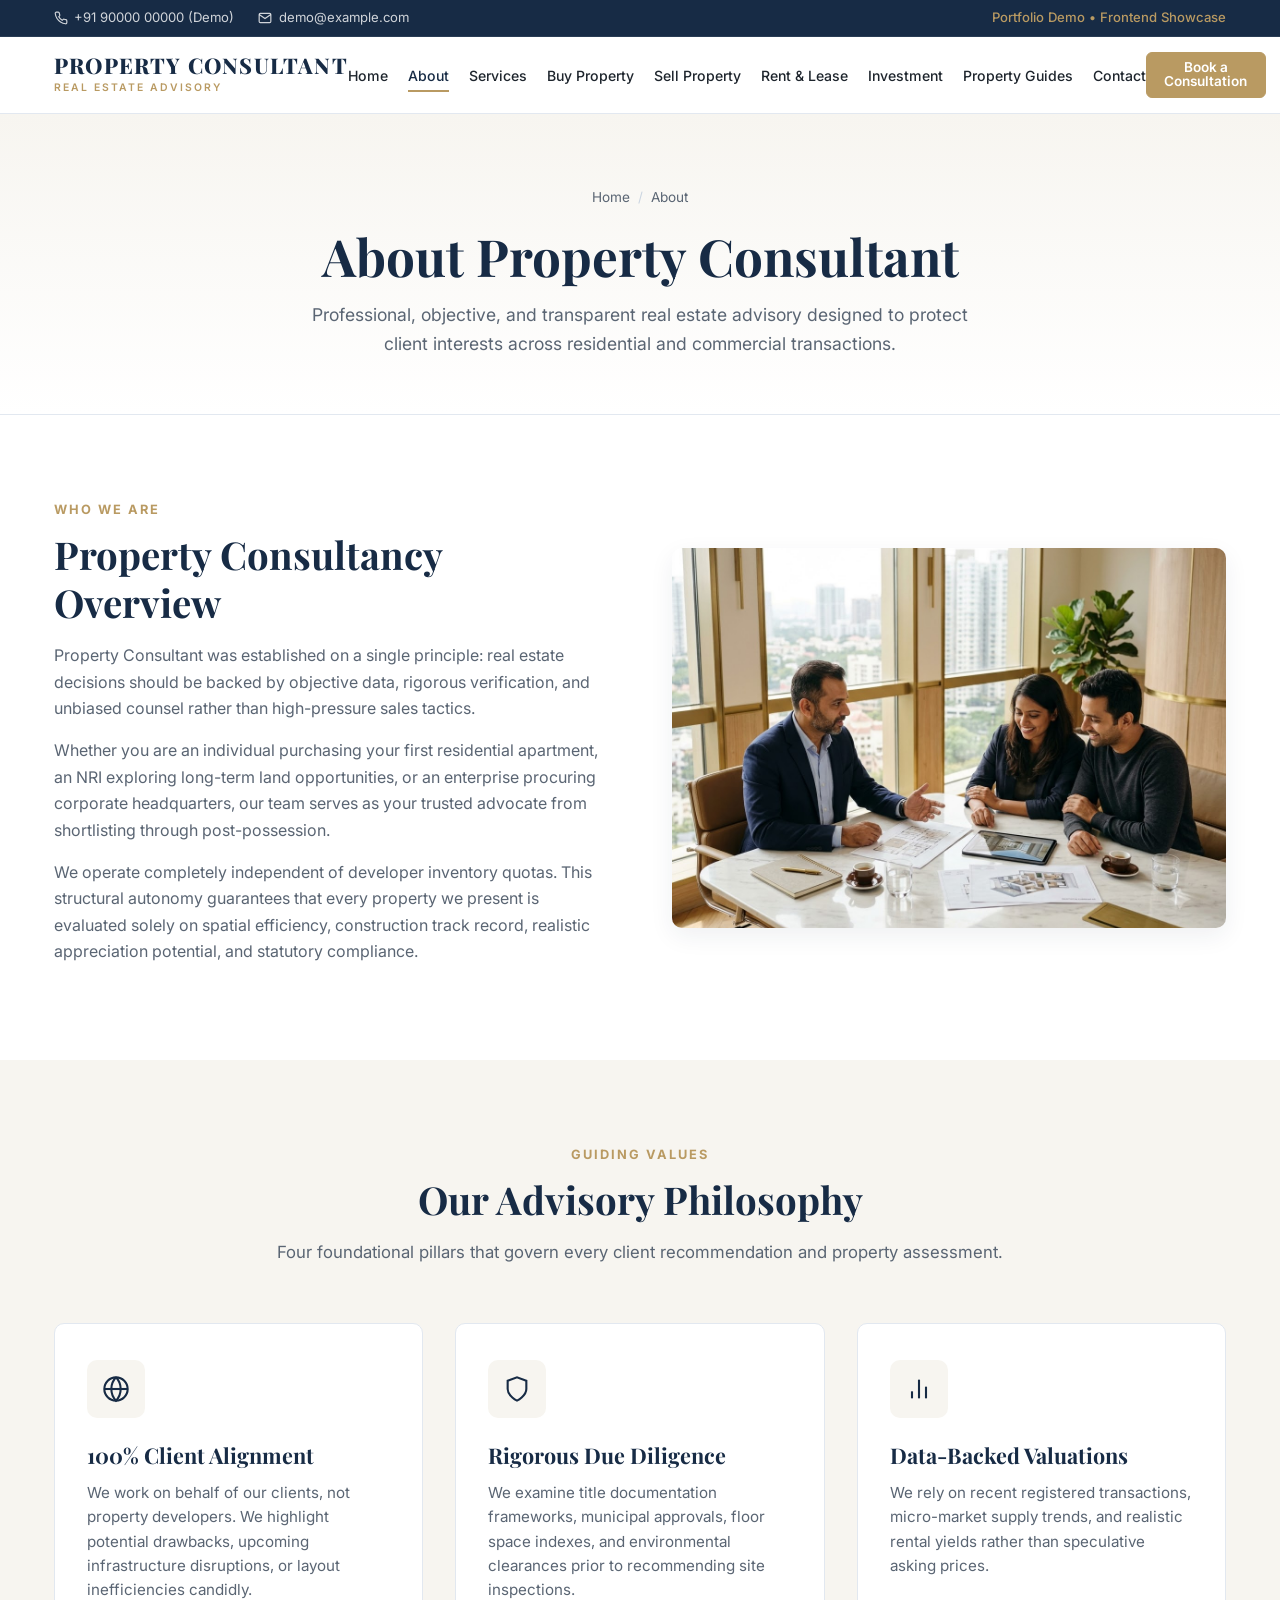
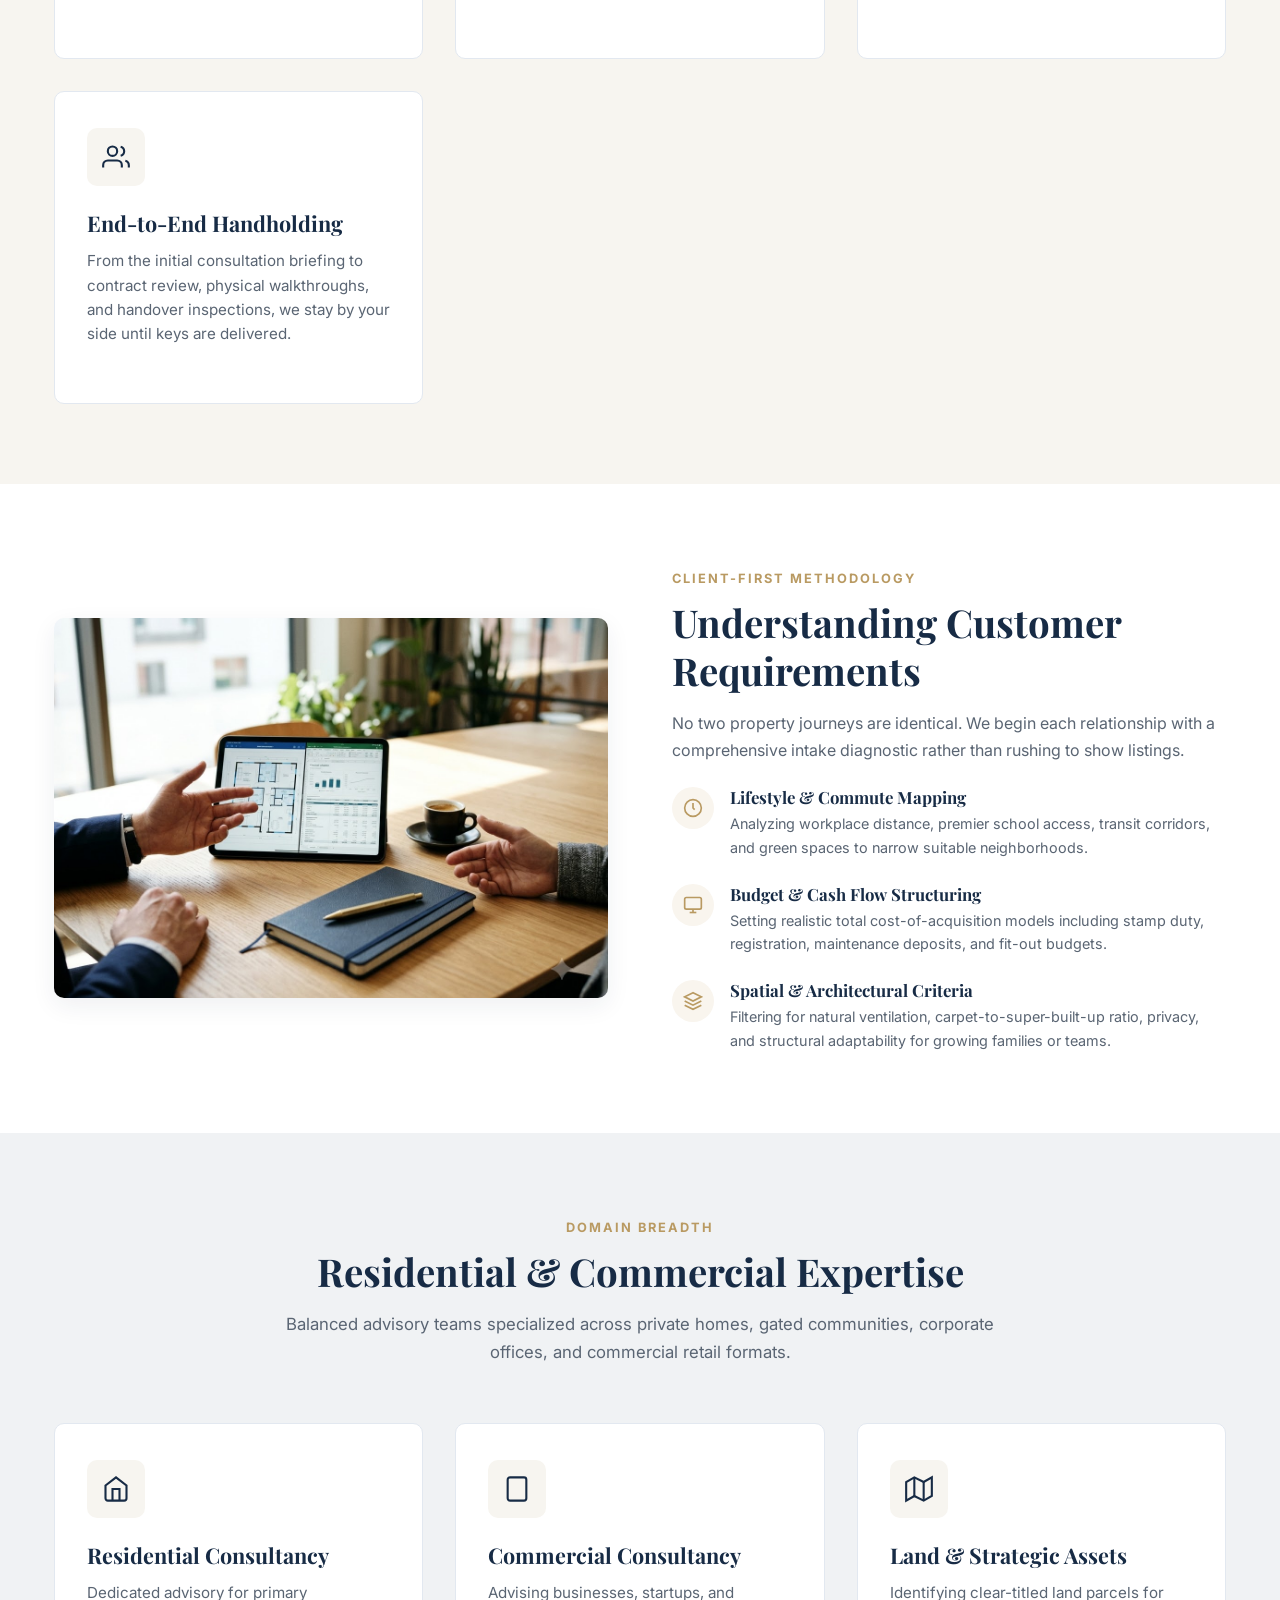
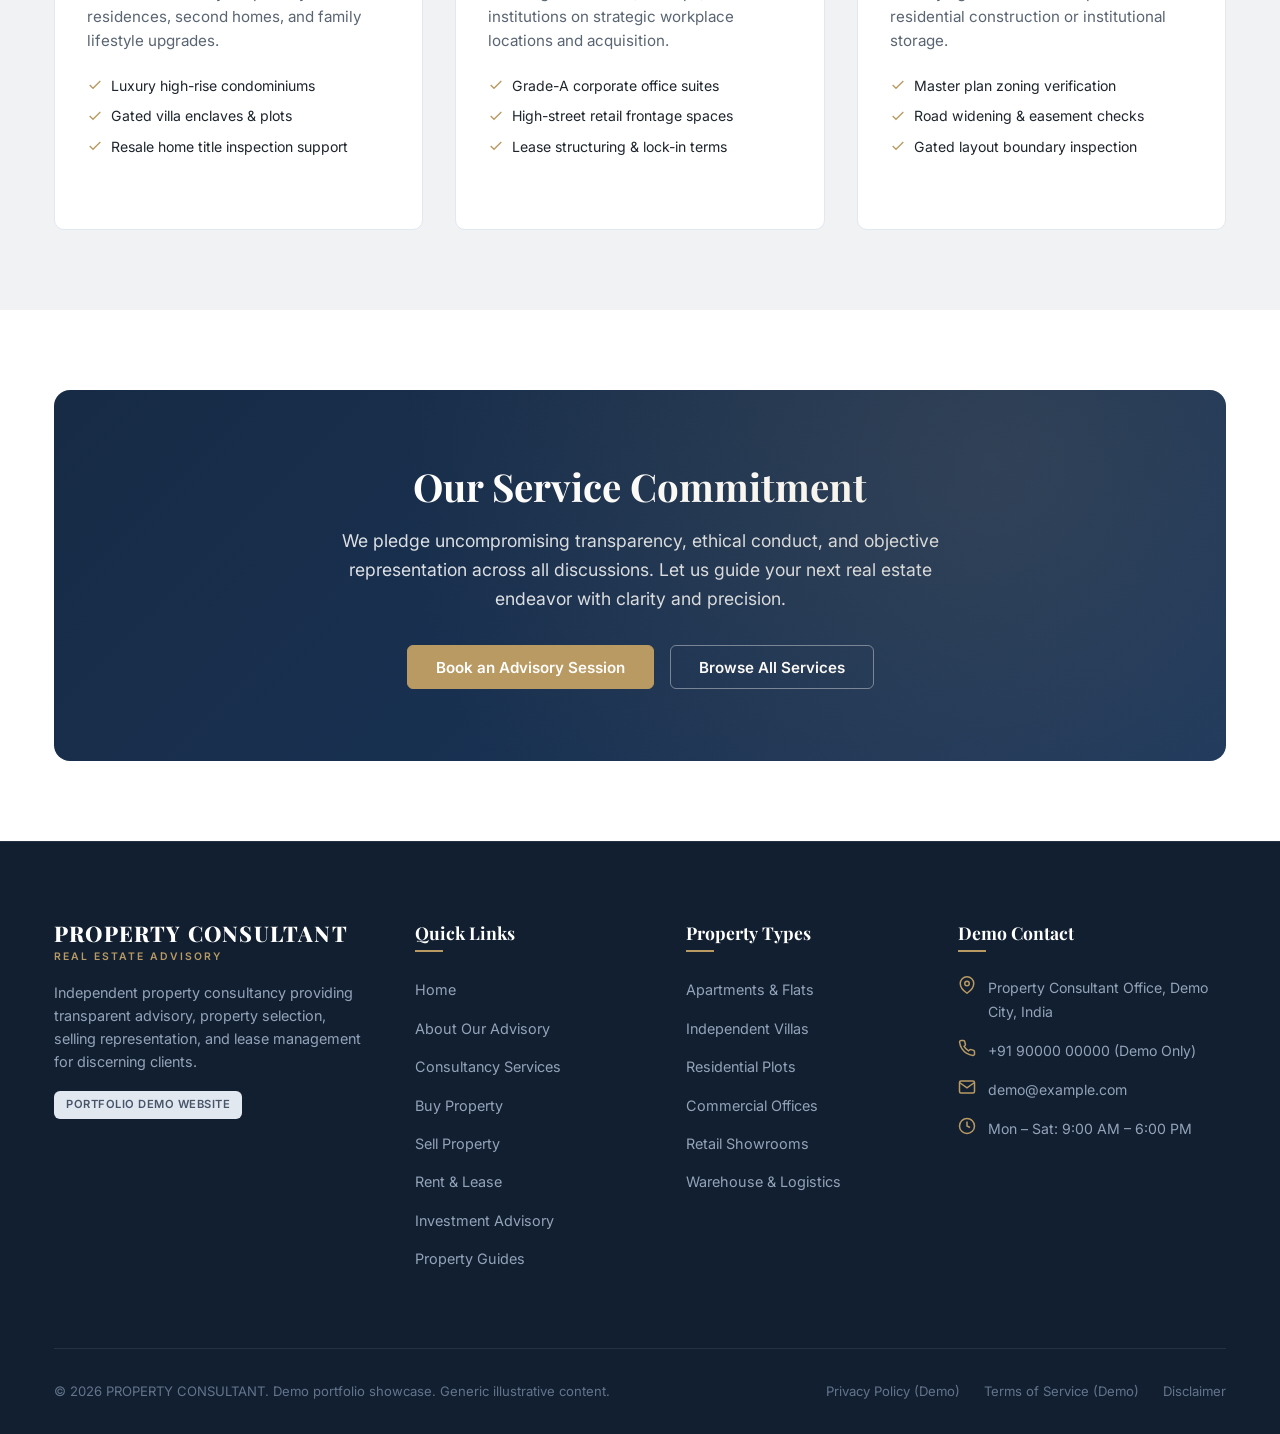
<file: about.html>
<!DOCTYPE html>
<html lang="en">
<head>
  <meta charset="UTF-8">
  <meta name="viewport" content="width=device-width, initial-scale=1.0">
  <title>About Property Consultant | Independent Real Estate Advisory</title>
  <meta name="description" content="Learn about Property Consultant - our advisory philosophy, client-first property evaluation approach, and commitment to transparency.">
  <link rel="preconnect" href="https://fonts.googleapis.com">
  <link rel="preconnect" href="https://fonts.gstatic.com" crossorigin>
  <link href="https://fonts.googleapis.com/css2?family=Inter:wght@300;400;500;600;700&family=Playfair+Display:ital,wght@0,600;0,700;1,600&display=swap" rel="stylesheet">
  <link rel="stylesheet" href="css/style.css">
</head>
<body>

  <!-- Top Bar -->
  <aside class="header-top" aria-label="Quick contact and demo notice">
    <div class="container">
      <div class="header-top-info">
        <span><svg width="14" height="14" viewBox="0 0 24 24" fill="none" stroke="currentColor" stroke-width="2"><path d="M22 16.92v3a2 2 0 0 1-2.18 2 19.79 19.79 0 0 1-8.63-3.07 19.5 19.5 0 0 1-6-6 19.79 19.79 0 0 1-3.07-8.67A2 2 0 0 1 4.11 2h3a2 2 0 0 1 2 1.72 12.84 12.84 0 0 0 .7 2.81 2 2 0 0 1-.45 2.11L8.09 9.91a16 16 0 0 0 6 6l1.27-1.27a2 2 0 0 1 2.11-.45 12.84 12.84 0 0 0 2.81.7A2 2 0 0 1 22 16.92z"/></svg> +91 90000 00000 (Demo)</span>
        <span><svg width="14" height="14" viewBox="0 0 24 24" fill="none" stroke="currentColor" stroke-width="2"><path d="M4 4h16c1.1 0 2 .9 2 2v12c0 1.1-.9 2-2 2H4c-1.1 0-2-.9-2-2V6c0-1.1.9-2 2-2z"/><polyline points="22,6 12,13 2,6"/></svg> demo@example.com</span>
      </div>
      <div class="header-top-badge">
        <span>Portfolio Demo • Frontend Showcase</span>
      </div>
    </div>
  </aside>

  <!-- Navigation -->
  <header class="site-header">
    <div class="container">
      <nav class="navbar" aria-label="Main Navigation">
        <a href="index.html" class="brand-logo" aria-label="Property Consultant Home">
          <span class="brand-title">PROPERTY CONSULTANT</span>
          <span class="brand-subtitle">Real Estate Advisory</span>
        </a>

        <ul class="nav-menu">
          <li><a href="index.html" class="nav-link">Home</a></li>
          <li><a href="about.html" class="nav-link active">About</a></li>
          <li><a href="services.html" class="nav-link">Services</a></li>
          <li><a href="buy-property.html" class="nav-link">Buy Property</a></li>
          <li><a href="sell-property.html" class="nav-link">Sell Property</a></li>
          <li><a href="rent.html" class="nav-link">Rent & Lease</a></li>
          <li><a href="investment.html" class="nav-link">Investment</a></li>
          <li><a href="blog.html" class="nav-link">Property Guides</a></li>
          <li><a href="contact.html" class="nav-link">Contact</a></li>
        </ul>

        <div class="nav-actions">
          <button class="btn btn-primary btn-sm" data-open-modal="consultation">Book a Consultation</button>
          <button class="mobile-toggle" aria-label="Toggle navigation menu" aria-expanded="false">
            <svg viewBox="0 0 24 24" fill="none" stroke="currentColor" stroke-width="2"><line x1="3" y1="12" x2="21" y2="12"/><line x1="3" y1="6" x2="21" y2="6"/><line x1="3" y1="18" x2="21" y2="18"/></svg>
          </button>
        </div>
      </nav>
    </div>
  </header>

  <main>
    <!-- Page Header -->
    <section class="page-header">
      <div class="container">
        <div class="breadcrumbs">
          <a href="index.html">Home</a>
          <span class="separator">/</span>
          <span>About</span>
        </div>
        <h1 class="page-title">About Property Consultant</h1>
        <p class="page-subtitle">
          Professional, objective, and transparent real estate advisory designed to protect client interests across residential and commercial transactions.
        </p>
      </div>
    </section>

    <!-- Overview Section -->
    <section class="section">
      <div class="container">
        <div class="features-split">
          <div class="reveal">
            <span class="section-eyebrow">Who We Are</span>
            <h2 class="section-title">Property Consultancy Overview</h2>
            <p>
              Property Consultant was established on a single principle: real estate decisions should be backed by objective data, rigorous verification, and unbiased counsel rather than high-pressure sales tactics.
            </p>
            <p>
              Whether you are an individual purchasing your first residential apartment, an NRI exploring long-term land opportunities, or an enterprise procuring corporate headquarters, our team serves as your trusted advocate from shortlisting through post-possession.
            </p>
            <p>
              We operate completely independent of developer inventory quotas. This structural autonomy guarantees that every property we present is evaluated solely on spatial efficiency, construction track record, realistic appreciation potential, and statutory compliance.
            </p>
          </div>

          <div class="reveal">
            <div style="border-radius: var(--radius-md); overflow: hidden; box-shadow: var(--shadow-md);">
              <img src="images/about-consulting.jpg" alt="Property Consultation Advisory" style="width: 100%; height: 380px; object-fit: cover; display: block;" loading="lazy">
            </div>
          </div>
        </div>
      </div>
    </section>

    <!-- Our Approach & Philosophy -->
    <section class="section section-bg-beige">
      <div class="container">
        <div class="section-header reveal">
          <span class="section-eyebrow">Guiding Values</span>
          <h2 class="section-title">Our Advisory Philosophy</h2>
          <p class="section-description">
            Four foundational pillars that govern every client recommendation and property assessment.
          </p>
        </div>

        <div class="services-grid">
          <div class="service-card reveal">
            <div class="service-icon-box">
              <svg viewBox="0 0 24 24"><circle cx="12" cy="12" r="10"/><path d="M12 2a14.5 14.5 0 0 0 0 20 14.5 14.5 0 0 0 0-20"/><path d="M2 12h20"/></svg>
            </div>
            <h3 class="service-title">100% Client Alignment</h3>
            <p class="service-desc">
              We work on behalf of our clients, not property developers. We highlight potential drawbacks, upcoming infrastructure disruptions, or layout inefficiencies candidly.
            </p>
          </div>

          <div class="service-card reveal">
            <div class="service-icon-box">
              <svg viewBox="0 0 24 24"><path d="M12 22s8-4 8-10V5l-8-3-8 3v7c0 6 8 10 8 10z"/></svg>
            </div>
            <h3 class="service-title">Rigorous Due Diligence</h3>
            <p class="service-desc">
              We examine title documentation frameworks, municipal approvals, floor space indexes, and environmental clearances prior to recommending site inspections.
            </p>
          </div>

          <div class="service-card reveal">
            <div class="service-icon-box">
              <svg viewBox="0 0 24 24"><line x1="18" y1="20" x2="18" y2="10"/><line x1="12" y1="20" x2="12" y2="4"/><line x1="6" y1="20" x2="6" y2="14"/></svg>
            </div>
            <h3 class="service-title">Data-Backed Valuations</h3>
            <p class="service-desc">
              We rely on recent registered transactions, micro-market supply trends, and realistic rental yields rather than speculative asking prices.
            </p>
          </div>

          <div class="service-card reveal">
            <div class="service-icon-box">
              <svg viewBox="0 0 24 24"><path d="M17 21v-2a4 4 0 0 0-4-4H5a4 4 0 0 0-4 4v2"/><circle cx="9" cy="7" r="4"/><path d="M23 21v-2a4 4 0 0 0-3-3.87"/><path d="M16 3.13a4 4 0 0 1 0 7.75"/></svg>
            </div>
            <h3 class="service-title">End-to-End Handholding</h3>
            <p class="service-desc">
              From the initial consultation briefing to contract review, physical walkthroughs, and handover inspections, we stay by your side until keys are delivered.
            </p>
          </div>
        </div>
      </div>
    </section>

    <!-- Understanding Customer Requirements -->
    <section class="section">
      <div class="container">
        <div class="features-split">
          <div class="reveal">
            <div style="border-radius: var(--radius-md); overflow: hidden; box-shadow: var(--shadow-md);">
              <img src="images/about-requirements.jpg" alt="Understanding Customer Requirements" style="width: 100%; height: 380px; object-fit: cover; display: block;" loading="lazy">
            </div>
          </div>

          <div class="reveal">
            <span class="section-eyebrow">Client-First Methodology</span>
            <h2 class="section-title">Understanding Customer Requirements</h2>
            <p>
              No two property journeys are identical. We begin each relationship with a comprehensive intake diagnostic rather than rushing to show listings.
            </p>

            <div class="feature-list">
              <div class="feature-item">
                <div class="feature-item-icon">
                  <svg viewBox="0 0 24 24" fill="none" stroke="currentColor" stroke-width="2"><circle cx="12" cy="12" r="10"/><polyline points="12 6 12 12 14 14"/></svg>
                </div>
                <div class="feature-item-content">
                  <h4>Lifestyle & Commute Mapping</h4>
                  <p>Analyzing workplace distance, premier school access, transit corridors, and green spaces to narrow suitable neighborhoods.</p>
                </div>
              </div>

              <div class="feature-item">
                <div class="feature-item-icon">
                  <svg viewBox="0 0 24 24" fill="none" stroke="currentColor" stroke-width="2"><rect x="2" y="3" width="20" height="14" rx="2" ry="2"/><line x1="8" y1="21" x2="16" y2="21"/><line x1="12" y1="17" x2="12" y2="21"/></svg>
                </div>
                <div class="feature-item-content">
                  <h4>Budget & Cash Flow Structuring</h4>
                  <p>Setting realistic total cost-of-acquisition models including stamp duty, registration, maintenance deposits, and fit-out budgets.</p>
                </div>
              </div>

              <div class="feature-item">
                <div class="feature-item-icon">
                  <svg viewBox="0 0 24 24" fill="none" stroke="currentColor" stroke-width="2"><polygon points="12 2 2 7 12 12 22 7 12 2"/><polyline points="2 17 12 22 22 17"/><polyline points="2 12 12 17 22 12"/></svg>
                </div>
                <div class="feature-item-content">
                  <h4>Spatial & Architectural Criteria</h4>
                  <p>Filtering for natural ventilation, carpet-to-super-built-up ratio, privacy, and structural adaptability for growing families or teams.</p>
                </div>
              </div>
            </div>
          </div>
        </div>
      </div>
    </section>

    <!-- Expertise: Residential & Commercial -->
    <section class="section section-bg-grey">
      <div class="container">
        <div class="section-header reveal">
          <span class="section-eyebrow">Domain Breadth</span>
          <h2 class="section-title">Residential & Commercial Expertise</h2>
          <p class="section-description">
            Balanced advisory teams specialized across private homes, gated communities, corporate offices, and commercial retail formats.
          </p>
        </div>

        <div class="services-grid">
          <div class="service-card reveal">
            <div class="service-icon-box">
              <svg viewBox="0 0 24 24"><path d="M3 9l9-7 9 7v11a2 2 0 0 1-2 2H5a2 2 0 0 1-2-2z"/><polyline points="9 22 9 12 15 12 15 22"/></svg>
            </div>
            <h3 class="service-title">Residential Consultancy</h3>
            <p class="service-desc">
              Dedicated advisory for primary residences, second homes, and family lifestyle upgrades.
            </p>
            <ul class="service-benefits">
              <li><svg viewBox="0 0 24 24" fill="none" stroke="currentColor" stroke-width="2"><polyline points="20 6 9 17 4 12"/></svg> Luxury high-rise condominiums</li>
              <li><svg viewBox="0 0 24 24" fill="none" stroke="currentColor" stroke-width="2"><polyline points="20 6 9 17 4 12"/></svg> Gated villa enclaves & plots</li>
              <li><svg viewBox="0 0 24 24" fill="none" stroke="currentColor" stroke-width="2"><polyline points="20 6 9 17 4 12"/></svg> Resale home title inspection support</li>
            </ul>
          </div>

          <div class="service-card reveal">
            <div class="service-icon-box">
              <svg viewBox="0 0 24 24"><rect x="4" y="2" width="16" height="20" rx="2" ry="2"/><line x1="9" y1="22" x2="9" y2="22.01"/><line x1="15" y1="22" x2="15" y2="22.01"/><line x1="9" y1="18" x2="9" y2="18.01"/><line x1="15" y1="18" x2="15" y2="18.01"/><line x1="9" y1="14" x2="9" y2="14.01"/><line x1="15" y1="14" x2="15" y2="14.01"/><line x1="9" y1="10" x2="9" y2="10.01"/><line x1="15" y1="10" x2="15" y2="10.01"/><line x1="9" y1="6" x2="9" y2="6.01"/><line x1="15" y1="6" x2="15" y2="6.01"/></svg>
            </div>
            <h3 class="service-title">Commercial Consultancy</h3>
            <p class="service-desc">
              Advising businesses, startups, and institutions on strategic workplace locations and acquisition.
            </p>
            <ul class="service-benefits">
              <li><svg viewBox="0 0 24 24" fill="none" stroke="currentColor" stroke-width="2"><polyline points="20 6 9 17 4 12"/></svg> Grade-A corporate office suites</li>
              <li><svg viewBox="0 0 24 24" fill="none" stroke="currentColor" stroke-width="2"><polyline points="20 6 9 17 4 12"/></svg> High-street retail frontage spaces</li>
              <li><svg viewBox="0 0 24 24" fill="none" stroke="currentColor" stroke-width="2"><polyline points="20 6 9 17 4 12"/></svg> Lease structuring & lock-in terms</li>
            </ul>
          </div>

          <div class="service-card reveal">
            <div class="service-icon-box">
              <svg viewBox="0 0 24 24"><polygon points="1 6 1 22 8 18 16 22 23 18 23 2 16 6 8 2 1 6"/><line x1="8" y1="2" x2="8" y2="18"/><line x1="16" y1="6" x2="16" y2="22"/></svg>
            </div>
            <h3 class="service-title">Land & Strategic Assets</h3>
            <p class="service-desc">
              Identifying clear-titled land parcels for residential construction or institutional storage.
            </p>
            <ul class="service-benefits">
              <li><svg viewBox="0 0 24 24" fill="none" stroke="currentColor" stroke-width="2"><polyline points="20 6 9 17 4 12"/></svg> Master plan zoning verification</li>
              <li><svg viewBox="0 0 24 24" fill="none" stroke="currentColor" stroke-width="2"><polyline points="20 6 9 17 4 12"/></svg> Road widening & easement checks</li>
              <li><svg viewBox="0 0 24 24" fill="none" stroke="currentColor" stroke-width="2"><polyline points="20 6 9 17 4 12"/></svg> Gated layout boundary inspection</li>
            </ul>
          </div>
        </div>
      </div>
    </section>

    <!-- Service Commitment & CTA -->
    <section class="section">
      <div class="container">
        <div class="cta-banner reveal">
          <div class="container">
            <h2>Our Service Commitment</h2>
            <p>
              We pledge uncompromising transparency, ethical conduct, and objective representation across all discussions. Let us guide your next real estate endeavor with clarity and precision.
            </p>
            <div class="btn-group">
              <button class="btn btn-primary" data-open-modal="consultation">Book an Advisory Session</button>
              <a href="services.html" class="btn btn-outline-light">Browse All Services</a>
            </div>
          </div>
        </div>
      </div>
    </section>
  </main>

  <!-- Footer -->
  <footer class="site-footer">
    <div class="container">
      <div class="footer-top">
        <div class="footer-col footer-brand">
          <a href="index.html" class="brand-logo">
            <span class="brand-title">PROPERTY CONSULTANT</span>
            <span class="brand-subtitle">Real Estate Advisory</span>
          </a>
          <p class="footer-desc">
            Independent property consultancy providing transparent advisory, property selection, selling representation, and lease management for discerning clients.
          </p>
          <div style="margin-top: 1rem;">
            <span class="badge badge-demo">Portfolio Demo Website</span>
          </div>
        </div>

        <div class="footer-col">
          <h4>Quick Links</h4>
          <ul class="footer-links">
            <li><a href="index.html">Home</a></li>
            <li><a href="about.html">About Our Advisory</a></li>
            <li><a href="services.html">Consultancy Services</a></li>
            <li><a href="buy-property.html">Buy Property</a></li>
            <li><a href="sell-property.html">Sell Property</a></li>
            <li><a href="rent.html">Rent & Lease</a></li>
            <li><a href="investment.html">Investment Advisory</a></li>
            <li><a href="blog.html">Property Guides</a></li>
          </ul>
        </div>

        <div class="footer-col">
          <h4>Property Types</h4>
          <ul class="footer-links">
            <li><a href="buy-property.html">Apartments & Flats</a></li>
            <li><a href="buy-property.html">Independent Villas</a></li>
            <li><a href="buy-property.html">Residential Plots</a></li>
            <li><a href="buy-property.html">Commercial Offices</a></li>
            <li><a href="buy-property.html">Retail Showrooms</a></li>
            <li><a href="rent.html">Warehouse & Logistics</a></li>
          </ul>
        </div>

        <div class="footer-col">
          <h4>Demo Contact</h4>
          <div class="footer-contact-item">
            <svg viewBox="0 0 24 24" fill="none" stroke="currentColor" stroke-width="2"><path d="M21 10c0 7-9 13-9 13s-9-6-9-13a9 9 0 0 1 18 0z"/><circle cx="12" cy="10" r="3"/></svg>
            <span>Property Consultant Office, Demo City, India</span>
          </div>
          <div class="footer-contact-item">
            <svg viewBox="0 0 24 24" fill="none" stroke="currentColor" stroke-width="2"><path d="M22 16.92v3a2 2 0 0 1-2.18 2 19.79 19.79 0 0 1-8.63-3.07 19.5 19.5 0 0 1-6-6 19.79 19.79 0 0 1-3.07-8.67A2 2 0 0 1 4.11 2h3a2 2 0 0 1 2 1.72 12.84 12.84 0 0 0 .7 2.81 2 2 0 0 1-.45 2.11L8.09 9.91a16 16 0 0 0 6 6l1.27-1.27a2 2 0 0 1 2.11-.45 12.84 12.84 0 0 0 2.81.7A2 2 0 0 1 22 16.92z"/></svg>
            <span>+91 90000 00000 (Demo Only)</span>
          </div>
          <div class="footer-contact-item">
            <svg viewBox="0 0 24 24" fill="none" stroke="currentColor" stroke-width="2"><path d="M4 4h16c1.1 0 2 .9 2 2v12c0 1.1-.9 2-2 2H4c-1.1 0-2-.9-2-2V6c0-1.1.9-2 2-2z"/><polyline points="22,6 12,13 2,6"/></svg>
            <span>demo@example.com</span>
          </div>
          <div class="footer-contact-item">
            <svg viewBox="0 0 24 24" fill="none" stroke="currentColor" stroke-width="2"><circle cx="12" cy="12" r="10"/><polyline points="12 6 12 12 16 14"/></svg>
            <span>Mon – Sat: 9:00 AM – 6:00 PM</span>
          </div>
        </div>
      </div>

      <div class="footer-bottom">
        <div>
          &copy; 2026 PROPERTY CONSULTANT. Demo portfolio showcase. Generic illustrative content.
        </div>
        <div class="footer-bottom-links">
          <a href="contact.html">Privacy Policy (Demo)</a>
          <a href="contact.html">Terms of Service (Demo)</a>
          <a href="contact.html">Disclaimer</a>
        </div>
      </div>
    </div>
  </footer>

  <!-- Book A Consultation Modal Popup -->
  <div id="consultationModal" class="modal-overlay" role="dialog" aria-modal="true" aria-labelledby="modalTitleAbout">
    <div class="modal-content">
      <button class="modal-close-btn" data-close-modal aria-label="Close Modal">&times;</button>
      <div class="modal-header">
        <span class="badge badge-gold" style="margin-bottom: 0.5rem;">Advisory Session</span>
        <h2 id="modalTitleAbout" style="font-size: 1.6rem; margin-bottom: 0.25rem;">Book a Consultation</h2>
        <p style="font-size: 0.88rem; color: var(--text-muted); margin-bottom: 0;">Connect with our real estate consultant to discuss your property requirements.</p>
      </div>

      <form data-validate id="modalConsultationFormAbout">
        <div class="form-grid-2">
          <div class="form-field">
            <label for="modalFullNameAbout">Full Name <span class="required">*</span></label>
            <input type="text" id="modalFullNameAbout" name="fullName" class="form-control" placeholder="Enter your name" required>
            <span class="field-error-msg">Please enter your full name.</span>
          </div>

          <div class="form-field">
            <label for="modalPhoneAbout">Phone Number <span class="required">*</span></label>
            <input type="tel" id="modalPhoneAbout" name="phone" class="form-control" placeholder="+91 98765 43210" required>
            <span class="field-error-msg">Please enter a valid phone number.</span>
          </div>
        </div>

        <div class="form-grid-2">
          <div class="form-field">
            <label for="modalEmailAbout">Email Address <span class="required">*</span></label>
            <input type="email" id="modalEmailAbout" name="email" class="form-control" placeholder="name@example.com" required>
            <span class="field-error-msg">Please enter a valid email address.</span>
          </div>

          <div class="form-field">
            <label for="modalDateAbout">Preferred Date <span class="required">*</span></label>
            <input type="date" id="modalDateAbout" name="preferredDate" class="form-control" required>
            <span class="field-error-msg">Please select a preferred date.</span>
          </div>
        </div>

        <div class="form-grid-2">
          <div class="form-field">
            <label for="modalServiceAbout">Interested Service <span class="required">*</span></label>
            <select id="modalServiceAbout" name="service" class="form-control" required>
              <option value="">Select Service</option>
              <option value="buy">Property Buying Advisory</option>
              <option value="sell">Property Selling Representation</option>
              <option value="rent">Rental & Leasing Assistance</option>
              <option value="investment">Investment Planning & Evaluation</option>
              <option value="evaluation">Property Site Evaluation</option>
            </select>
            <span class="field-error-msg">Please choose a service.</span>
          </div>

          <div class="form-field">
            <label for="modalCategoryAbout">Property Category <span class="required">*</span></label>
            <select id="modalCategoryAbout" name="category" class="form-control" required>
              <option value="">Select Category</option>
              <option value="residential">Residential (Apartment / Villa)</option>
              <option value="commercial">Commercial (Office / Retail)</option>
              <option value="plot">Plot / Land</option>
              <option value="industrial">Industrial / Warehouse</option>
            </select>
            <span class="field-error-msg">Please select a property category.</span>
          </div>
        </div>

        <div class="form-field">
          <label for="modalMessageAbout">Your Requirements & Questions</label>
          <textarea id="modalMessageAbout" name="message" class="form-control" rows="3" placeholder="Tell us about your budget, target location, or specific questions..."></textarea>
        </div>

        <button type="submit" class="btn btn-primary btn-block">Confirm Consultation Request</button>

        <p class="form-disclaimer">
          * Frontend demonstration form only. No personal data is stored or transmitted.
        </p>
      </form>
    </div>
  </div>

  <!-- Back to Top Button -->
  <button class="back-to-top" aria-label="Back to top">
    <svg viewBox="0 0 24 24" fill="none" stroke="currentColor" stroke-width="2"><polyline points="18 15 12 9 6 15"/></svg>
  </button>

  <script src="js/script.js"></script>
</body>
</html>
</file>
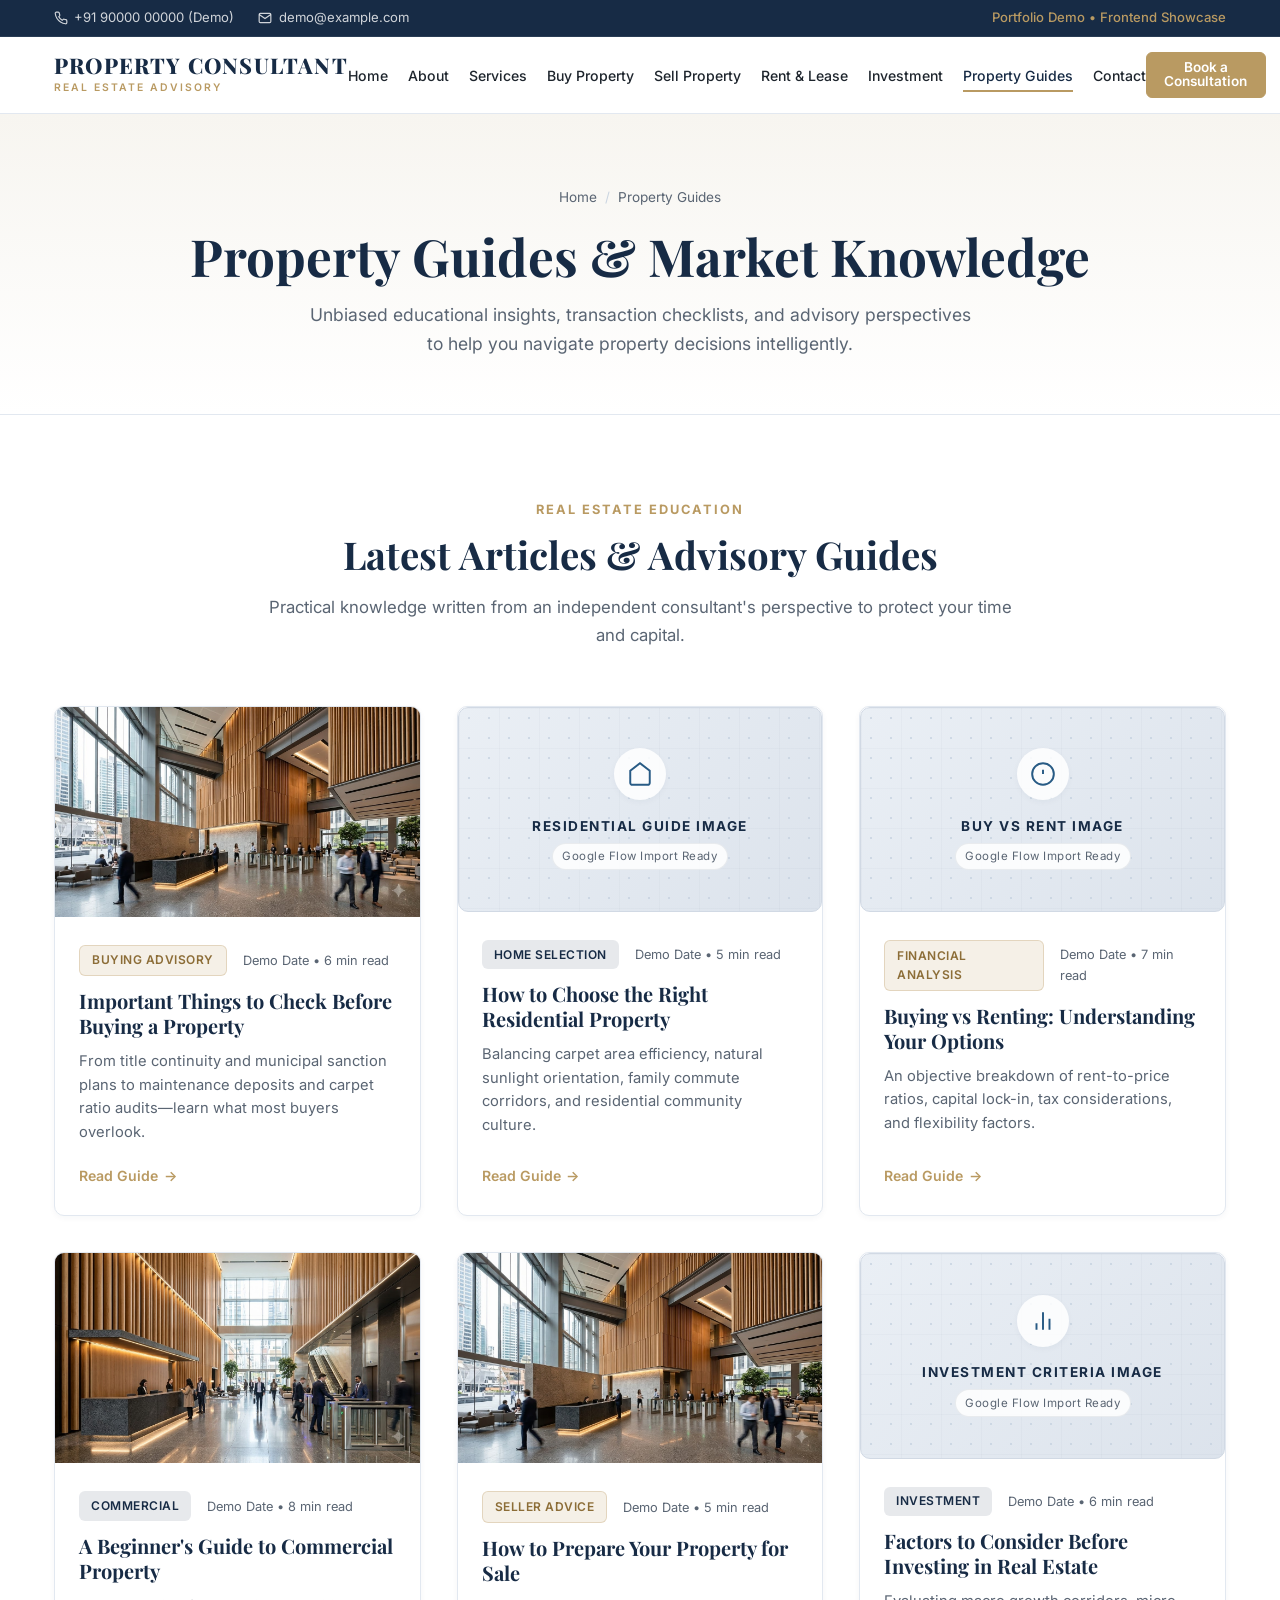
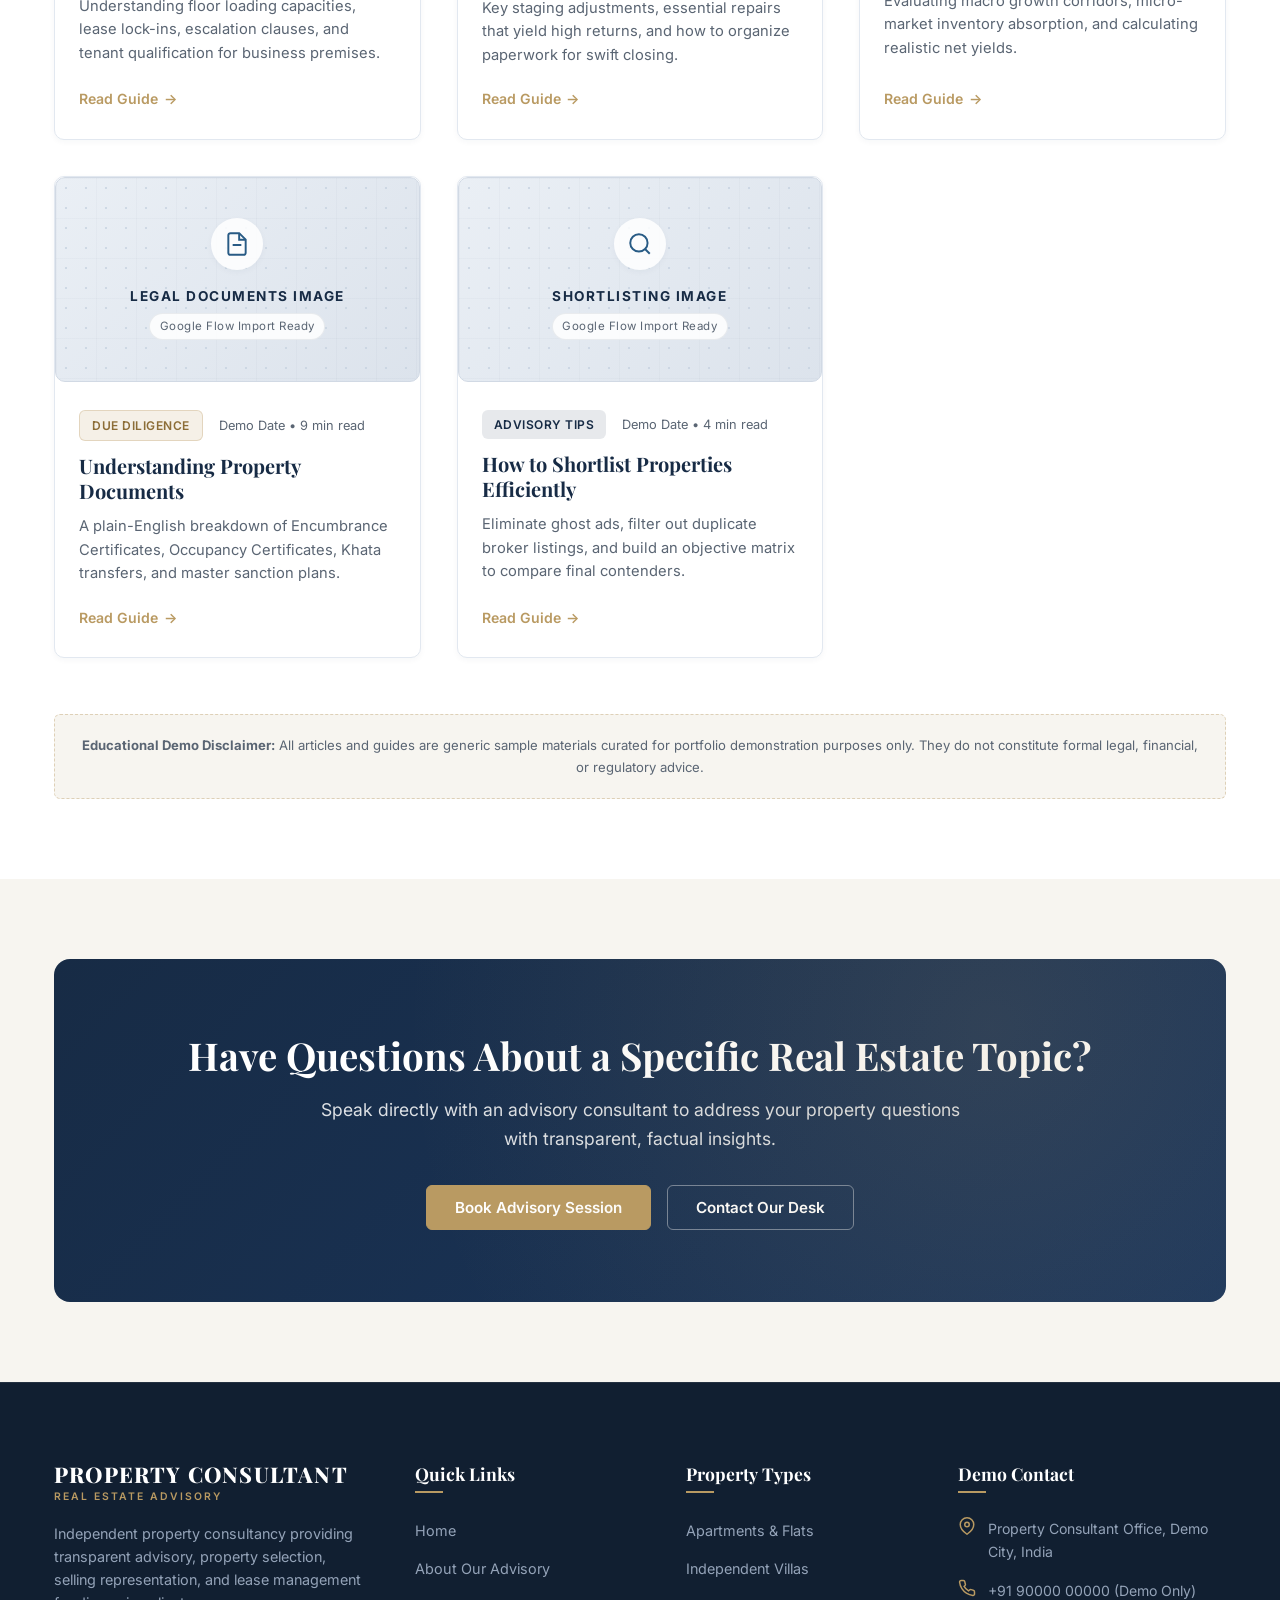
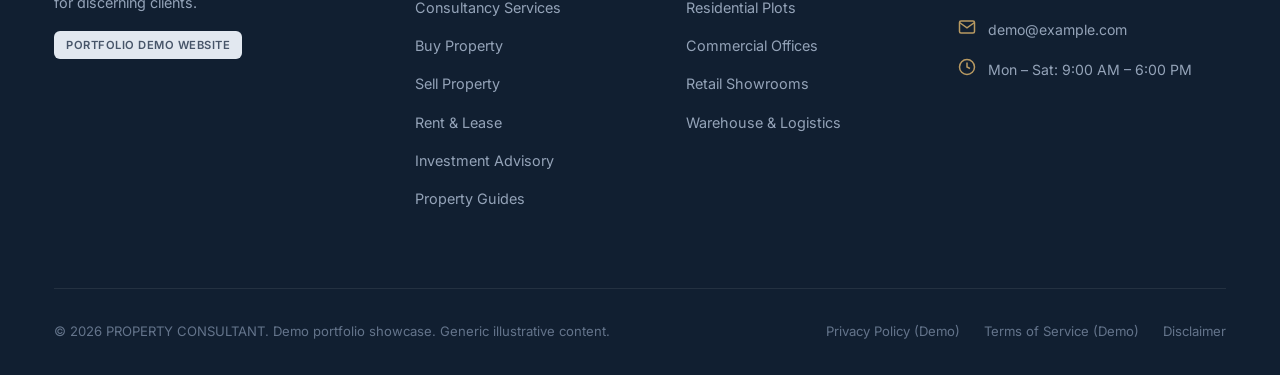
<file: blog.html>
<!DOCTYPE html>
<html lang="en">
<head>
  <meta charset="UTF-8">
  <meta name="viewport" content="width=device-width, initial-scale=1.0">
  <title>Property Guides & Articles | Property Consultant Advisory</title>
  <meta name="description" content="Educational real estate guides: checklist for property buyers, buying vs renting comparisons, commercial property basics, and title deed verification.">
  <link rel="preconnect" href="https://fonts.googleapis.com">
  <link rel="preconnect" href="https://fonts.gstatic.com" crossorigin>
  <link href="https://fonts.googleapis.com/css2?family=Inter:wght@300;400;500;600;700&family=Playfair+Display:ital,wght@0,600;0,700;1,600&display=swap" rel="stylesheet">
  <link rel="stylesheet" href="css/style.css">
</head>
<body>

  <!-- Top Bar -->
  <aside class="header-top" aria-label="Quick contact and demo notice">
    <div class="container">
      <div class="header-top-info">
        <span><svg width="14" height="14" viewBox="0 0 24 24" fill="none" stroke="currentColor" stroke-width="2"><path d="M22 16.92v3a2 2 0 0 1-2.18 2 19.79 19.79 0 0 1-8.63-3.07 19.5 19.5 0 0 1-6-6 19.79 19.79 0 0 1-3.07-8.67A2 2 0 0 1 4.11 2h3a2 2 0 0 1 2 1.72 12.84 12.84 0 0 0 .7 2.81 2 2 0 0 1-.45 2.11L8.09 9.91a16 16 0 0 0 6 6l1.27-1.27a2 2 0 0 1 2.11-.45 12.84 12.84 0 0 0 2.81.7A2 2 0 0 1 22 16.92z"/></svg> +91 90000 00000 (Demo)</span>
        <span><svg width="14" height="14" viewBox="0 0 24 24" fill="none" stroke="currentColor" stroke-width="2"><path d="M4 4h16c1.1 0 2 .9 2 2v12c0 1.1-.9 2-2 2H4c-1.1 0-2-.9-2-2V6c0-1.1.9-2 2-2z"/><polyline points="22,6 12,13 2,6"/></svg> demo@example.com</span>
      </div>
      <div class="header-top-badge">
        <span>Portfolio Demo • Frontend Showcase</span>
      </div>
    </div>
  </aside>

  <!-- Navigation -->
  <header class="site-header">
    <div class="container">
      <nav class="navbar" aria-label="Main Navigation">
        <a href="index.html" class="brand-logo" aria-label="Property Consultant Home">
          <span class="brand-title">PROPERTY CONSULTANT</span>
          <span class="brand-subtitle">Real Estate Advisory</span>
        </a>

        <ul class="nav-menu">
          <li><a href="index.html" class="nav-link">Home</a></li>
          <li><a href="about.html" class="nav-link">About</a></li>
          <li><a href="services.html" class="nav-link">Services</a></li>
          <li><a href="buy-property.html" class="nav-link">Buy Property</a></li>
          <li><a href="sell-property.html" class="nav-link">Sell Property</a></li>
          <li><a href="rent.html" class="nav-link">Rent & Lease</a></li>
          <li><a href="investment.html" class="nav-link">Investment</a></li>
          <li><a href="blog.html" class="nav-link active">Property Guides</a></li>
          <li><a href="contact.html" class="nav-link">Contact</a></li>
        </ul>

        <div class="nav-actions">
          <button class="btn btn-primary btn-sm" data-open-modal="consultation">Book a Consultation</button>
          <button class="mobile-toggle" aria-label="Toggle navigation menu" aria-expanded="false">
            <svg viewBox="0 0 24 24" fill="none" stroke="currentColor" stroke-width="2"><line x1="3" y1="12" x2="21" y2="12"/><line x1="3" y1="6" x2="21" y2="6"/><line x1="3" y1="18" x2="21" y2="18"/></svg>
          </button>
        </div>
      </nav>
    </div>
  </header>

  <main>
    <!-- Page Header -->
    <section class="page-header">
      <div class="container">
        <div class="breadcrumbs">
          <a href="index.html">Home</a>
          <span class="separator">/</span>
          <span>Property Guides</span>
        </div>
        <h1 class="page-title">Property Guides & Market Knowledge</h1>
        <p class="page-subtitle">
          Unbiased educational insights, transaction checklists, and advisory perspectives to help you navigate property decisions intelligently.
        </p>
      </div>
    </section>

    <!-- Articles Grid Section (8 Guides) -->
    <section class="section">
      <div class="container">
        <div class="section-header reveal">
          <span class="section-eyebrow">Real Estate Education</span>
          <h2 class="section-title">Latest Articles & Advisory Guides</h2>
          <p class="section-description">
            Practical knowledge written from an independent consultant's perspective to protect your time and capital.
          </p>
        </div>

        <div class="articles-grid">
          <!-- Article 1 -->
          <article class="article-card reveal">
            <div style="overflow: hidden; height: 210px;">
              <img src="images/blog-buyer-guide.jpg" alt="Buyer Checklist Guide" style="width: 100%; height: 100%; object-fit: cover; display: block;" loading="lazy">
            </div>
            <div class="article-body">
              <div class="article-meta">
                <span class="badge badge-gold">Buying Advisory</span>
                <span>Demo Date • 6 min read</span>
              </div>
              <h3 class="article-title">
                <a href="#article-1" onclick="window.showArticleModal('Important Things to Check Before Buying a Property', 'Prior to putting down earnest money, buyers must verify three non-negotiable vectors: legal title chain dating back 30 years, municipal sanction approval matching the as-built layout, and total cost of possession including clubhouse and maintenance funds.')">Important Things to Check Before Buying a Property</a>
              </h3>
              <p class="article-desc">
                From title continuity and municipal sanction plans to maintenance deposits and carpet ratio audits—learn what most buyers overlook.
              </p>
              <a href="#article-1" class="article-link" onclick="window.showArticleModal('Important Things to Check Before Buying a Property', 'Prior to putting down earnest money, buyers must verify three non-negotiable vectors: legal title chain dating back 30 years, municipal sanction approval matching the as-built layout, and total cost of possession including clubhouse and maintenance funds.')">
                Read Guide <span>&rarr;</span>
              </a>
            </div>
          </article>

          <!-- Article 2 -->
          <article class="article-card reveal">
            <!-- Replace this placeholder with guide cover image -->
            <div class="image-placeholder ratio-16-9">
              <div class="placeholder-icon">
                <svg viewBox="0 0 24 24"><path d="M3 9l9-7 9 7v11a2 2 0 0 1-2 2H5a2 2 0 0 1-2-2z"/></svg>
              </div>
              <div class="placeholder-title">RESIDENTIAL GUIDE IMAGE</div>
              <span class="placeholder-tag">Google Flow Import Ready</span>
            </div>
            <div class="article-body">
              <div class="article-meta">
                <span class="badge badge-navy">Home Selection</span>
                <span>Demo Date • 5 min read</span>
              </div>
              <h3 class="article-title">
                <a href="#article-2" onclick="window.showArticleModal('How to Choose the Right Residential Property', 'Evaluating lifestyle compatibility involves examining physical floor plans for natural ventilation, checking density per acre, understanding water sustainability frameworks, and testing actual peak-hour commute times.')">How to Choose the Right Residential Property</a>
              </h3>
              <p class="article-desc">
                Balancing carpet area efficiency, natural sunlight orientation, family commute corridors, and residential community culture.
              </p>
              <a href="#article-2" class="article-link" onclick="window.showArticleModal('How to Choose the Right Residential Property', 'Evaluating lifestyle compatibility involves examining physical floor plans for natural ventilation, checking density per acre, understanding water sustainability frameworks, and testing actual peak-hour commute times.')">
                Read Guide <span>&rarr;</span>
              </a>
            </div>
          </article>

          <!-- Article 3 -->
          <article class="article-card reveal">
            <!-- Replace this placeholder with guide cover image -->
            <div class="image-placeholder ratio-16-9">
              <div class="placeholder-icon">
                <svg viewBox="0 0 24 24"><circle cx="12" cy="12" r="10"/><line x1="12" y1="8" x2="12" y2="12"/><line x1="12" y1="16" x2="12.01" y2="16"/></svg>
              </div>
              <div class="placeholder-title">BUY VS RENT IMAGE</div>
              <span class="placeholder-tag">Google Flow Import Ready</span>
            </div>
            <div class="article-body">
              <div class="article-meta">
                <span class="badge badge-gold">Financial Analysis</span>
                <span>Demo Date • 7 min read</span>
              </div>
              <h3 class="article-title">
                <a href="#article-3" onclick="window.showArticleModal('Buying vs Renting: Understanding Your Options', 'Comparing rent-to-price ratios, opportunity cost of upfront down payments, personal career mobility, and emotional peace of mind when deciding whether to buy or lease.')">Buying vs Renting: Understanding Your Options</a>
              </h3>
              <p class="article-desc">
                An objective breakdown of rent-to-price ratios, capital lock-in, tax considerations, and flexibility factors.
              </p>
              <a href="#article-3" class="article-link" onclick="window.showArticleModal('Buying vs Renting: Understanding Your Options', 'Comparing rent-to-price ratios, opportunity cost of upfront down payments, personal career mobility, and emotional peace of mind when deciding whether to buy or lease.')">
                Read Guide <span>&rarr;</span>
              </a>
            </div>
          </article>

          <!-- Article 4 -->
          <article class="article-card reveal">
            <div style="overflow: hidden; height: 210px;">
              <img src="images/blog-commercial-guide.jpg" alt="Commercial Property Guide" style="width: 100%; height: 100%; object-fit: cover; display: block;" loading="lazy">
            </div>
            <div class="article-body">
              <div class="article-meta">
                <span class="badge badge-navy">Commercial</span>
                <span>Demo Date • 8 min read</span>
              </div>
              <h3 class="article-title">
                <a href="#article-4" onclick="window.showArticleModal('A Beginner\'s Guide to Commercial Property', 'Commercial real estate differs drastically from residential: leases run 3 to 9 years, fit-outs require substantial capital, and tenant profile dictates asset value far more than aesthetic finish.')">A Beginner's Guide to Commercial Property</a>
              </h3>
              <p class="article-desc">
                Understanding floor loading capacities, lease lock-ins, escalation clauses, and tenant qualification for business premises.
              </p>
              <a href="#article-4" class="article-link" onclick="window.showArticleModal('A Beginner\'s Guide to Commercial Property', 'Commercial real estate differs drastically from residential: leases run 3 to 9 years, fit-outs require substantial capital, and tenant profile dictates asset value far more than aesthetic finish.')">
                Read Guide <span>&rarr;</span>
              </a>
            </div>
          </article>

          <!-- Article 5 -->
          <article class="article-card reveal">
            <div style="overflow: hidden; height: 210px;">
              <img src="images/blog-selling-prep.jpg" alt="Prepare Property for Sale" style="width: 100%; height: 100%; object-fit: cover; display: block;" loading="lazy">
            </div>
            <div class="article-body">
              <div class="article-meta">
                <span class="badge badge-gold">Seller Advice</span>
                <span>Demo Date • 5 min read</span>
              </div>
              <h3 class="article-title">
                <a href="#article-5" onclick="window.showArticleModal('How to Prepare Your Property for Sale', 'First impressions directly influence offers. Fixing minor plumbing dampness, decluttering personal furniture, and gathering all title paperwork beforehand builds immense buyer confidence.')">How to Prepare Your Property for Sale</a>
              </h3>
              <p class="article-desc">
                Key staging adjustments, essential repairs that yield high returns, and how to organize paperwork for swift closing.
              </p>
              <a href="#article-5" class="article-link" onclick="window.showArticleModal('How to Prepare Your Property for Sale', 'First impressions directly influence offers. Fixing minor plumbing dampness, decluttering personal furniture, and gathering all title paperwork beforehand builds immense buyer confidence.')">
                Read Guide <span>&rarr;</span>
              </a>
            </div>
          </article>

          <!-- Article 6 -->
          <article class="article-card reveal">
            <!-- Replace this placeholder with guide cover image -->
            <div class="image-placeholder ratio-16-9">
              <div class="placeholder-icon">
                <svg viewBox="0 0 24 24"><line x1="18" y1="20" x2="18" y2="10"/><line x1="12" y1="20" x2="12" y2="4"/><line x1="6" y1="20" x2="6" y2="14"/></svg>
              </div>
              <div class="placeholder-title">INVESTMENT CRITERIA IMAGE</div>
              <span class="placeholder-tag">Google Flow Import Ready</span>
            </div>
            <div class="article-body">
              <div class="article-meta">
                <span class="badge badge-navy">Investment</span>
                <span>Demo Date • 6 min read</span>
              </div>
              <h3 class="article-title">
                <a href="#article-6" onclick="window.showArticleModal('Factors to Consider Before Investing in Real Estate', 'Never invest based on future infrastructure promises alone. Assess existing rental absorption, compute true net yields after property tax, and ensure you have an emergency liquidity cushion.')">Factors to Consider Before Investing in Real Estate</a>
              </h3>
              <p class="article-desc">
                Evaluating macro growth corridors, micro-market inventory absorption, and calculating realistic net yields.
              </p>
              <a href="#article-6" class="article-link" onclick="window.showArticleModal('Factors to Consider Before Investing in Real Estate', 'Never invest based on future infrastructure promises alone. Assess existing rental absorption, compute true net yields after property tax, and ensure you have an emergency liquidity cushion.')">
                Read Guide <span>&rarr;</span>
              </a>
            </div>
          </article>

          <!-- Article 7 -->
          <article class="article-card reveal">
            <!-- Replace this placeholder with guide cover image -->
            <div class="image-placeholder ratio-16-9">
              <div class="placeholder-icon">
                <svg viewBox="0 0 24 24"><path d="M14 2H6a2 2 0 0 0-2 2v16a2 2 0 0 0 2 2h12a2 2 0 0 0 2-2V8z"/><polyline points="14 2 14 8 20 8"/><line x1="16" y1="13" x2="8" y2="13"/></svg>
              </div>
              <div class="placeholder-title">LEGAL DOCUMENTS IMAGE</div>
              <span class="placeholder-tag">Google Flow Import Ready</span>
            </div>
            <div class="article-body">
              <div class="article-meta">
                <span class="badge badge-gold">Due Diligence</span>
                <span>Demo Date • 9 min read</span>
              </div>
              <h3 class="article-title">
                <a href="#article-7" onclick="window.showArticleModal('Understanding Property Documents', 'Demystifying the essential paperwork: Sale Deed, Title Search Report, Encumbrance Certificate, Occupancy Certificate (OC), and municipal Khata extract.')">Understanding Property Documents</a>
              </h3>
              <p class="article-desc">
                A plain-English breakdown of Encumbrance Certificates, Occupancy Certificates, Khata transfers, and master sanction plans.
              </p>
              <a href="#article-7" class="article-link" onclick="window.showArticleModal('Understanding Property Documents', 'Demystifying the essential paperwork: Sale Deed, Title Search Report, Encumbrance Certificate, Occupancy Certificate (OC), and municipal Khata extract.')">
                Read Guide <span>&rarr;</span>
              </a>
            </div>
          </article>

          <!-- Article 8 -->
          <article class="article-card reveal">
            <!-- Replace this placeholder with guide cover image -->
            <div class="image-placeholder ratio-16-9">
              <div class="placeholder-icon">
                <svg viewBox="0 0 24 24"><circle cx="11" cy="11" r="8"/><line x1="21" y1="21" x2="16.65" y2="16.65"/></svg>
              </div>
              <div class="placeholder-title">SHORTLISTING IMAGE</div>
              <span class="placeholder-tag">Google Flow Import Ready</span>
            </div>
            <div class="article-body">
              <div class="article-meta">
                <span class="badge badge-navy">Advisory Tips</span>
                <span>Demo Date • 4 min read</span>
              </div>
              <h3 class="article-title">
                <a href="#article-8" onclick="window.showArticleModal('How to Shortlist Properties Efficiently', 'Stop wasting weekends visiting ill-matched properties. Learn how setting three strict dealbreakers and two flexible preferences narrows dozens of options to the top 3.')">How to Shortlist Properties Efficiently</a>
              </h3>
              <p class="article-desc">
                Eliminate ghost ads, filter out duplicate broker listings, and build an objective matrix to compare final contenders.
              </p>
              <a href="#article-8" class="article-link" onclick="window.showArticleModal('How to Shortlist Properties Efficiently', 'Stop wasting weekends visiting ill-matched properties. Learn how setting three strict dealbreakers and two flexible preferences narrows dozens of options to the top 3.')">
                Read Guide <span>&rarr;</span>
              </a>
            </div>
          </article>
        </div>

        <div class="demo-disclaimer-box reveal" style="text-align: center; margin-top: 3.5rem;">
          <strong>Educational Demo Disclaimer:</strong> All articles and guides are generic sample materials curated for portfolio demonstration purposes only. They do not constitute formal legal, financial, or regulatory advice.
        </div>
      </div>
    </section>

    <!-- Consultation CTA -->
    <section class="section section-bg-beige">
      <div class="container">
        <div class="cta-banner reveal">
          <div class="container">
            <h2>Have Questions About a Specific Real Estate Topic?</h2>
            <p>
              Speak directly with an advisory consultant to address your property questions with transparent, factual insights.
            </p>
            <div class="btn-group">
              <button class="btn btn-primary" data-open-modal="consultation">Book Advisory Session</button>
              <a href="contact.html" class="btn btn-outline-light">Contact Our Desk</a>
            </div>
          </div>
        </div>
      </div>
    </section>
  </main>

  <!-- Article Modal Reader (Interactive Vanilla JS Reader) -->
  <div id="articleModal" class="modal-overlay" role="dialog" aria-modal="true">
    <div class="modal-content" style="max-width: 700px;">
      <button class="modal-close-btn" onclick="document.getElementById('articleModal').classList.remove('active')">&times;</button>
      <div class="modal-header">
        <span class="badge badge-gold" style="margin-bottom: 0.5rem;">Educational Guide</span>
        <h2 id="articleModalTitle" style="font-size: 1.5rem; margin-bottom: 0.5rem;">Article Title</h2>
        <span style="font-size: 0.8rem; color: var(--text-muted);">Published for Demonstration • Property Consultant Advisory Desk</span>
      </div>
      <div style="line-height: 1.7; color: var(--text-charcoal); font-size: 0.98rem;" id="articleModalBody">
        Content...
      </div>
      <div style="margin-top: 2rem; border-top: 1px solid var(--border-color); padding-top: 1rem; display: flex; justify-content: space-between; align-items: center;">
        <span style="font-size: 0.8rem; color: var(--text-muted);">Generic Educational Content</span>
        <button class="btn btn-primary btn-sm" onclick="document.getElementById('articleModal').classList.remove('active'); document.querySelector('[data-open-modal=\'consultation\']').click();">Ask a Consultant</button>
      </div>
    </div>
  </div>

  <!-- Footer -->
  <footer class="site-footer">
    <div class="container">
      <div class="footer-top">
        <div class="footer-col footer-brand">
          <a href="index.html" class="brand-logo">
            <span class="brand-title">PROPERTY CONSULTANT</span>
            <span class="brand-subtitle">Real Estate Advisory</span>
          </a>
          <p class="footer-desc">
            Independent property consultancy providing transparent advisory, property selection, selling representation, and lease management for discerning clients.
          </p>
          <div style="margin-top: 1rem;">
            <span class="badge badge-demo">Portfolio Demo Website</span>
          </div>
        </div>

        <div class="footer-col">
          <h4>Quick Links</h4>
          <ul class="footer-links">
            <li><a href="index.html">Home</a></li>
            <li><a href="about.html">About Our Advisory</a></li>
            <li><a href="services.html">Consultancy Services</a></li>
            <li><a href="buy-property.html">Buy Property</a></li>
            <li><a href="sell-property.html">Sell Property</a></li>
            <li><a href="rent.html">Rent & Lease</a></li>
            <li><a href="investment.html">Investment Advisory</a></li>
            <li><a href="blog.html">Property Guides</a></li>
          </ul>
        </div>

        <div class="footer-col">
          <h4>Property Types</h4>
          <ul class="footer-links">
            <li><a href="buy-property.html">Apartments & Flats</a></li>
            <li><a href="buy-property.html">Independent Villas</a></li>
            <li><a href="buy-property.html">Residential Plots</a></li>
            <li><a href="buy-property.html">Commercial Offices</a></li>
            <li><a href="buy-property.html">Retail Showrooms</a></li>
            <li><a href="rent.html">Warehouse & Logistics</a></li>
          </ul>
        </div>

        <div class="footer-col">
          <h4>Demo Contact</h4>
          <div class="footer-contact-item">
            <svg viewBox="0 0 24 24" fill="none" stroke="currentColor" stroke-width="2"><path d="M21 10c0 7-9 13-9 13s-9-6-9-13a9 9 0 0 1 18 0z"/><circle cx="12" cy="10" r="3"/></svg>
            <span>Property Consultant Office, Demo City, India</span>
          </div>
          <div class="footer-contact-item">
            <svg viewBox="0 0 24 24" fill="none" stroke="currentColor" stroke-width="2"><path d="M22 16.92v3a2 2 0 0 1-2.18 2 19.79 19.79 0 0 1-8.63-3.07 19.5 19.5 0 0 1-6-6 19.79 19.79 0 0 1-3.07-8.67A2 2 0 0 1 4.11 2h3a2 2 0 0 1 2 1.72 12.84 12.84 0 0 0 .7 2.81 2 2 0 0 1-.45 2.11L8.09 9.91a16 16 0 0 0 6 6l1.27-1.27a2 2 0 0 1 2.11-.45 12.84 12.84 0 0 0 2.81.7A2 2 0 0 1 22 16.92z"/></svg>
            <span>+91 90000 00000 (Demo Only)</span>
          </div>
          <div class="footer-contact-item">
            <svg viewBox="0 0 24 24" fill="none" stroke="currentColor" stroke-width="2"><path d="M4 4h16c1.1 0 2 .9 2 2v12c0 1.1-.9 2-2 2H4c-1.1 0-2-.9-2-2V6c0-1.1.9-2 2-2z"/><polyline points="22,6 12,13 2,6"/></svg>
            <span>demo@example.com</span>
          </div>
          <div class="footer-contact-item">
            <svg viewBox="0 0 24 24" fill="none" stroke="currentColor" stroke-width="2"><circle cx="12" cy="12" r="10"/><polyline points="12 6 12 12 16 14"/></svg>
            <span>Mon – Sat: 9:00 AM – 6:00 PM</span>
          </div>
        </div>
      </div>

      <div class="footer-bottom">
        <div>
          &copy; 2026 PROPERTY CONSULTANT. Demo portfolio showcase. Generic illustrative content.
        </div>
        <div class="footer-bottom-links">
          <a href="contact.html">Privacy Policy (Demo)</a>
          <a href="contact.html">Terms of Service (Demo)</a>
          <a href="contact.html">Disclaimer</a>
        </div>
      </div>
    </div>
  </footer>

  <!-- Book A Consultation Modal Popup -->
  <div id="consultationModal" class="modal-overlay" role="dialog" aria-modal="true" aria-labelledby="modalTitleBlog">
    <div class="modal-content">
      <button class="modal-close-btn" data-close-modal aria-label="Close Modal">&times;</button>
      <div class="modal-header">
        <span class="badge badge-gold" style="margin-bottom: 0.5rem;">Advisory Session</span>
        <h2 id="modalTitleBlog" style="font-size: 1.6rem; margin-bottom: 0.25rem;">Book a Consultation</h2>
        <p style="font-size: 0.88rem; color: var(--text-muted); margin-bottom: 0;">Connect with our real estate consultant to discuss your property requirements.</p>
      </div>

      <form data-validate id="modalConsultationFormBlog">
        <div class="form-grid-2">
          <div class="form-field">
            <label for="modalFullNameBlog">Full Name <span class="required">*</span></label>
            <input type="text" id="modalFullNameBlog" name="fullName" class="form-control" placeholder="Enter your name" required>
            <span class="field-error-msg">Please enter your full name.</span>
          </div>

          <div class="form-field">
            <label for="modalPhoneBlog">Phone Number <span class="required">*</span></label>
            <input type="tel" id="modalPhoneBlog" name="phone" class="form-control" placeholder="+91 98765 43210" required>
            <span class="field-error-msg">Please enter a valid phone number.</span>
          </div>
        </div>

        <div class="form-grid-2">
          <div class="form-field">
            <label for="modalEmailBlog">Email Address <span class="required">*</span></label>
            <input type="email" id="modalEmailBlog" name="email" class="form-control" placeholder="name@example.com" required>
            <span class="field-error-msg">Please enter a valid email address.</span>
          </div>

          <div class="form-field">
            <label for="modalDateBlog">Preferred Date <span class="required">*</span></label>
            <input type="date" id="modalDateBlog" name="preferredDate" class="form-control" required>
            <span class="field-error-msg">Please select a preferred date.</span>
          </div>
        </div>

        <div class="form-grid-2">
          <div class="form-field">
            <label for="modalServiceBlog">Interested Service <span class="required">*</span></label>
            <select id="modalServiceBlog" name="service" class="form-control" required>
              <option value="buy">Property Buying Advisory</option>
              <option value="sell">Property Selling Representation</option>
              <option value="rent">Rental & Leasing Assistance</option>
              <option value="investment">Investment Planning & Evaluation</option>
              <option value="evaluation">Property Site Evaluation</option>
            </select>
            <span class="field-error-msg">Please choose a service.</span>
          </div>

          <div class="form-field">
            <label for="modalCategoryBlog">Property Category <span class="required">*</span></label>
            <select id="modalCategoryBlog" name="category" class="form-control" required>
              <option value="residential">Residential (Apartment / Villa)</option>
              <option value="commercial">Commercial (Office / Retail)</option>
              <option value="plot">Plot / Land</option>
              <option value="industrial">Industrial / Warehouse</option>
            </select>
            <span class="field-error-msg">Please select a property category.</span>
          </div>
        </div>

        <div class="form-field">
          <label for="modalMessageBlog">Your Requirements & Questions</label>
          <textarea id="modalMessageBlog" name="message" class="form-control" rows="3" placeholder="Tell us about your budget, target location, or specific questions..."></textarea>
        </div>

        <button type="submit" class="btn btn-primary btn-block">Confirm Consultation Request</button>

        <p class="form-disclaimer">
          * Frontend demonstration form only. No personal data is stored or transmitted.
        </p>
      </form>
    </div>
  </div>

  <!-- Back to Top Button -->
  <button class="back-to-top" aria-label="Back to top">
    <svg viewBox="0 0 24 24" fill="none" stroke="currentColor" stroke-width="2"><polyline points="18 15 12 9 6 15"/></svg>
  </button>

  <script src="js/script.js"></script>
  <script>
    window.showArticleModal = function(title, summary) {
      document.getElementById('articleModalTitle').textContent = title;
      document.getElementById('articleModalBody').innerHTML = `
        <p><strong>Executive Summary:</strong> ${summary}</p>
        <p>In property transactions, acquiring verified clarity early is the most reliable safeguard against unanticipated litigation, costly delays, or inflated price traps. Professional consultancy provides an essential independent layer between buyers and developers or sellers.</p>
        <p>We recommend conducting comprehensive site visits at different times of the day (morning rush hour and evening weekends) to gauge actual traffic congestion, neighborhood noise levels, and municipal water supply consistency before executing legal agreements.</p>
        <div class="demo-disclaimer-box" style="margin-top: 1.5rem;">
          <strong>Educational Notice:</strong> This article content is a generic demo overview compiled for website demonstration purposes.
        </div>
      `;
      document.getElementById('articleModal').classList.add('active');
    };
  </script>
</body>
</html>
</file>
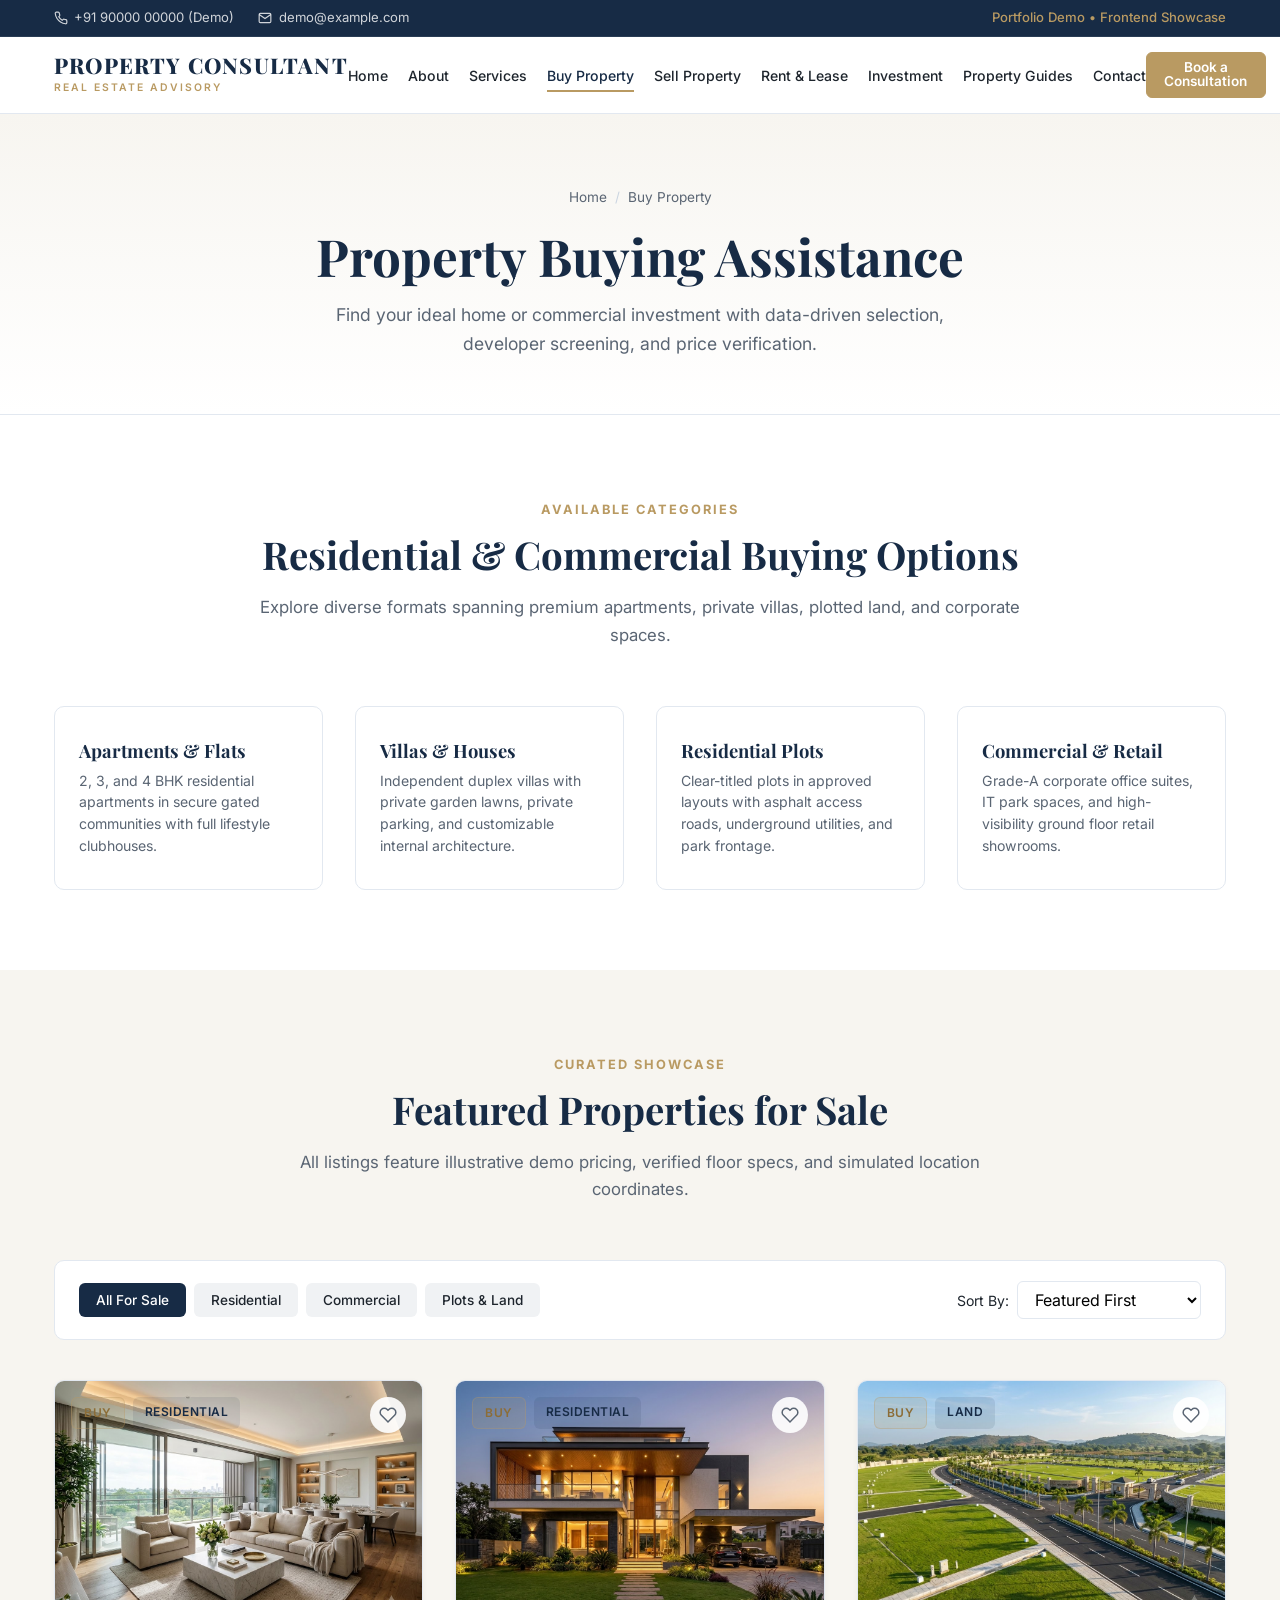
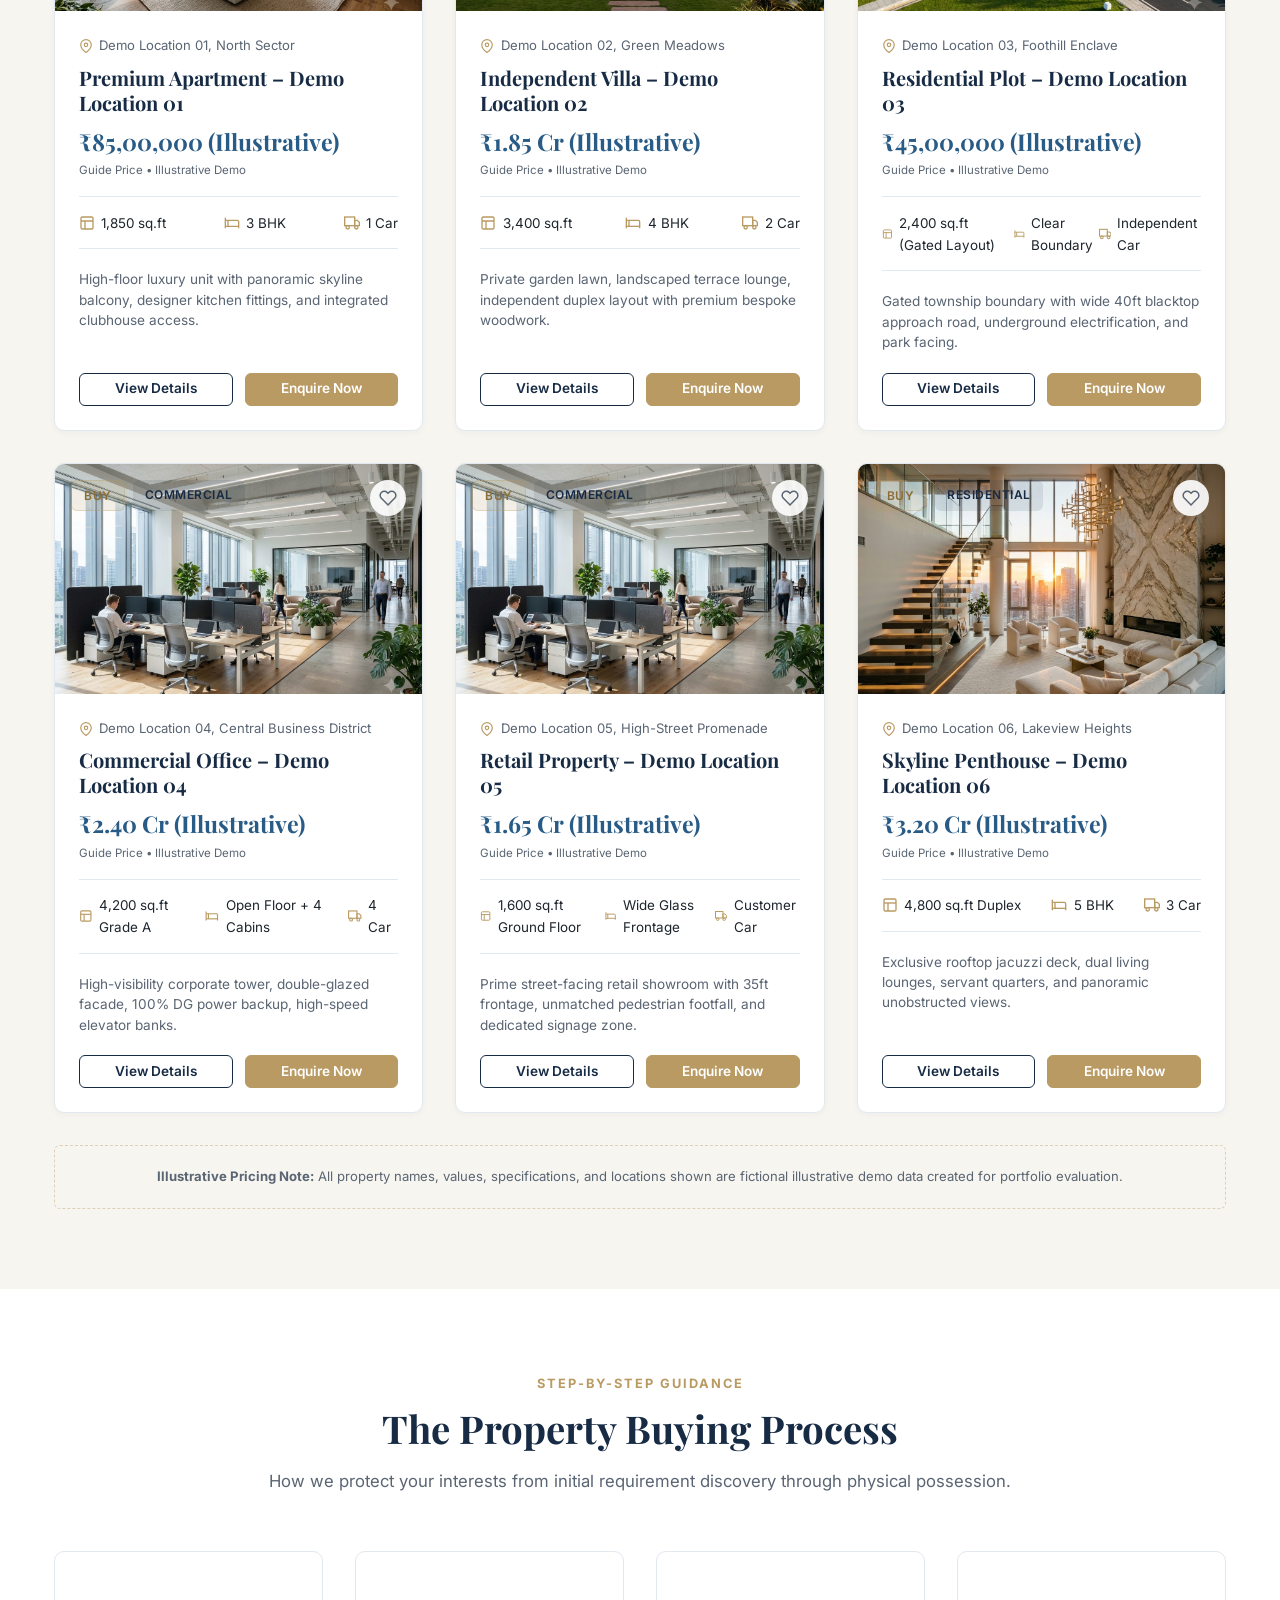
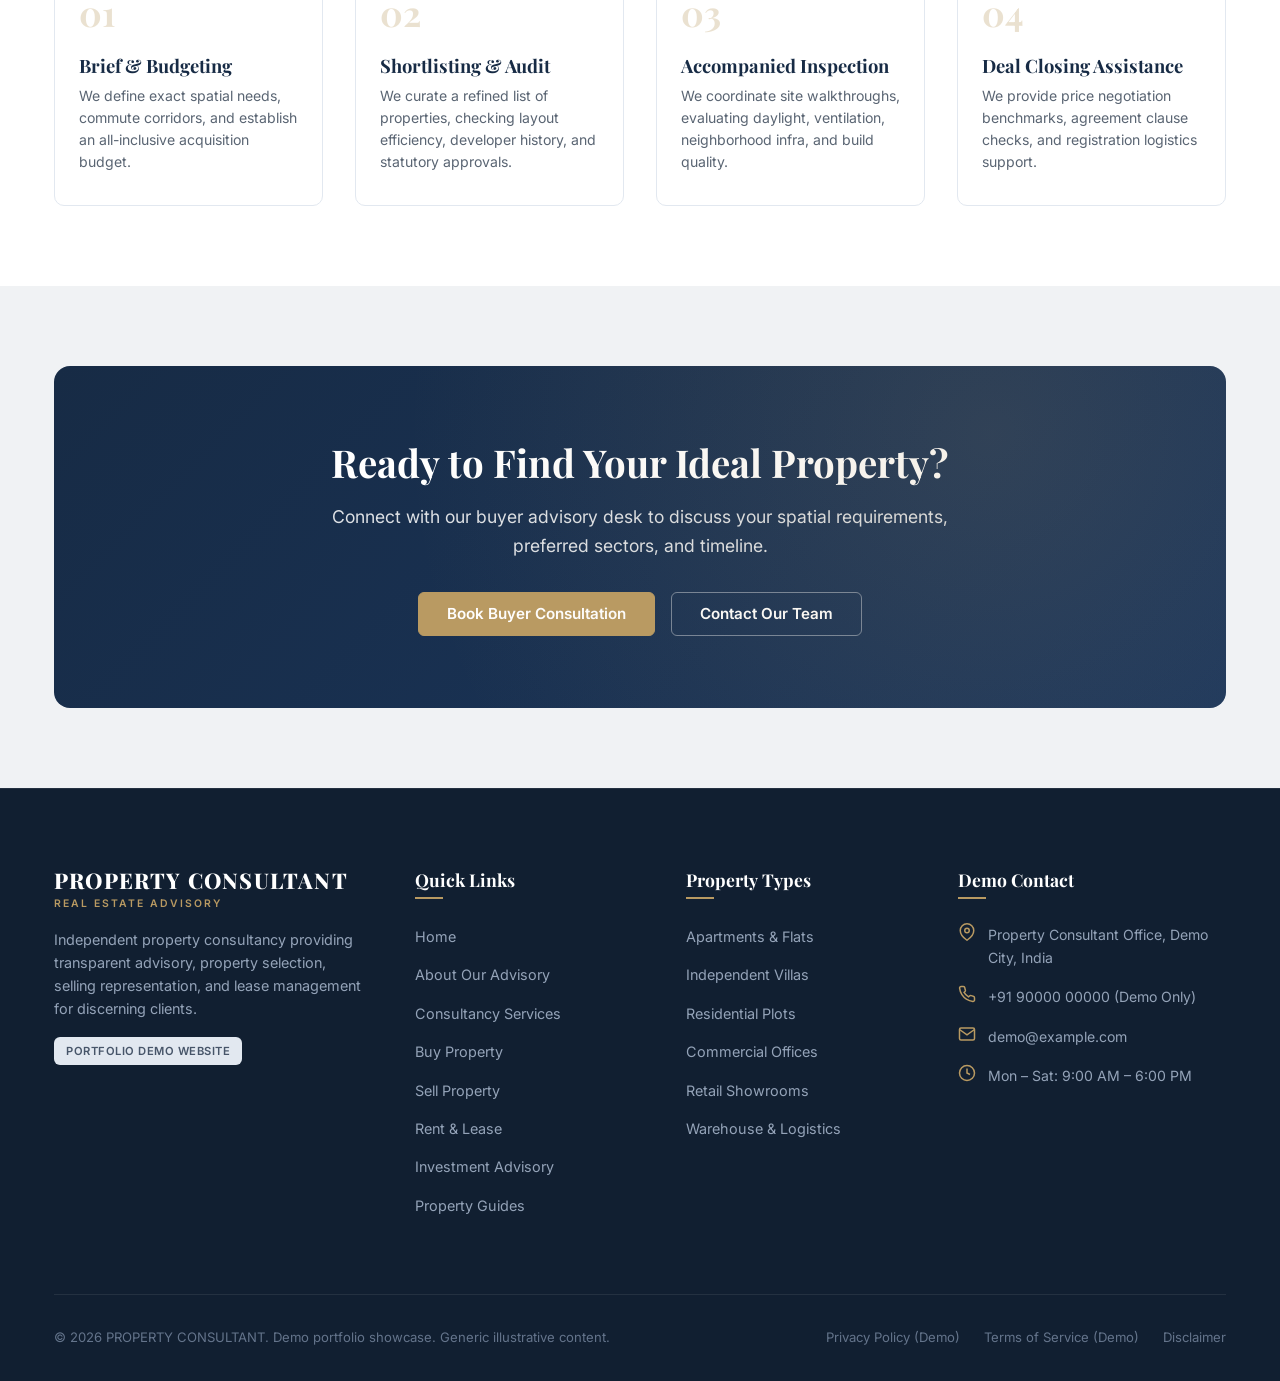
<file: buy-property.html>
<!DOCTYPE html>
<html lang="en">
<head>
  <meta charset="UTF-8">
  <meta name="viewport" content="width=device-width, initial-scale=1.0">
  <title>Buy Property | Property Consultant Real Estate Advisory</title>
  <meta name="description" content="Discover verified residential apartments, luxury villas, plots, and commercial offices with dedicated buyer advisory and transparent pricing.">
  <link rel="preconnect" href="https://fonts.googleapis.com">
  <link rel="preconnect" href="https://fonts.gstatic.com" crossorigin>
  <link href="https://fonts.googleapis.com/css2?family=Inter:wght@300;400;500;600;700&family=Playfair+Display:ital,wght@0,600;0,700;1,600&display=swap" rel="stylesheet">
  <link rel="stylesheet" href="css/style.css">
</head>
<body>

  <!-- Top Bar -->
  <aside class="header-top" aria-label="Quick contact and demo notice">
    <div class="container">
      <div class="header-top-info">
        <span><svg width="14" height="14" viewBox="0 0 24 24" fill="none" stroke="currentColor" stroke-width="2"><path d="M22 16.92v3a2 2 0 0 1-2.18 2 19.79 19.79 0 0 1-8.63-3.07 19.5 19.5 0 0 1-6-6 19.79 19.79 0 0 1-3.07-8.67A2 2 0 0 1 4.11 2h3a2 2 0 0 1 2 1.72 12.84 12.84 0 0 0 .7 2.81 2 2 0 0 1-.45 2.11L8.09 9.91a16 16 0 0 0 6 6l1.27-1.27a2 2 0 0 1 2.11-.45 12.84 12.84 0 0 0 2.81.7A2 2 0 0 1 22 16.92z"/></svg> +91 90000 00000 (Demo)</span>
        <span><svg width="14" height="14" viewBox="0 0 24 24" fill="none" stroke="currentColor" stroke-width="2"><path d="M4 4h16c1.1 0 2 .9 2 2v12c0 1.1-.9 2-2 2H4c-1.1 0-2-.9-2-2V6c0-1.1.9-2 2-2z"/><polyline points="22,6 12,13 2,6"/></svg> demo@example.com</span>
      </div>
      <div class="header-top-badge">
        <span>Portfolio Demo • Frontend Showcase</span>
      </div>
    </div>
  </aside>

  <!-- Navigation -->
  <header class="site-header">
    <div class="container">
      <nav class="navbar" aria-label="Main Navigation">
        <a href="index.html" class="brand-logo" aria-label="Property Consultant Home">
          <span class="brand-title">PROPERTY CONSULTANT</span>
          <span class="brand-subtitle">Real Estate Advisory</span>
        </a>

        <ul class="nav-menu">
          <li><a href="index.html" class="nav-link">Home</a></li>
          <li><a href="about.html" class="nav-link">About</a></li>
          <li><a href="services.html" class="nav-link">Services</a></li>
          <li><a href="buy-property.html" class="nav-link active">Buy Property</a></li>
          <li><a href="sell-property.html" class="nav-link">Sell Property</a></li>
          <li><a href="rent.html" class="nav-link">Rent & Lease</a></li>
          <li><a href="investment.html" class="nav-link">Investment</a></li>
          <li><a href="blog.html" class="nav-link">Property Guides</a></li>
          <li><a href="contact.html" class="nav-link">Contact</a></li>
        </ul>

        <div class="nav-actions">
          <button class="btn btn-primary btn-sm" data-open-modal="consultation">Book a Consultation</button>
          <button class="mobile-toggle" aria-label="Toggle navigation menu" aria-expanded="false">
            <svg viewBox="0 0 24 24" fill="none" stroke="currentColor" stroke-width="2"><line x1="3" y1="12" x2="21" y2="12"/><line x1="3" y1="6" x2="21" y2="6"/><line x1="3" y1="18" x2="21" y2="18"/></svg>
          </button>
        </div>
      </nav>
    </div>
  </header>

  <main>
    <!-- Page Header -->
    <section class="page-header">
      <div class="container">
        <div class="breadcrumbs">
          <a href="index.html">Home</a>
          <span class="separator">/</span>
          <span>Buy Property</span>
        </div>
        <h1 class="page-title">Property Buying Assistance</h1>
        <p class="page-subtitle">
          Find your ideal home or commercial investment with data-driven selection, developer screening, and price verification.
        </p>
      </div>
    </section>

    <!-- Property Options Category Intro -->
    <section class="section">
      <div class="container">
        <div class="section-header reveal">
          <span class="section-eyebrow">Available Categories</span>
          <h2 class="section-title">Residential & Commercial Buying Options</h2>
          <p class="section-description">
            Explore diverse formats spanning premium apartments, private villas, plotted land, and corporate spaces.
          </p>
        </div>

        <div class="process-grid">
          <div class="process-card reveal">
            <h3 class="process-title">Apartments & Flats</h3>
            <p class="process-text">2, 3, and 4 BHK residential apartments in secure gated communities with full lifestyle clubhouses.</p>
          </div>
          <div class="process-card reveal">
            <h3 class="process-title">Villas & Houses</h3>
            <p class="process-text">Independent duplex villas with private garden lawns, private parking, and customizable internal architecture.</p>
          </div>
          <div class="process-card reveal">
            <h3 class="process-title">Residential Plots</h3>
            <p class="process-text">Clear-titled plots in approved layouts with asphalt access roads, underground utilities, and park frontage.</p>
          </div>
          <div class="process-card reveal">
            <h3 class="process-title">Commercial & Retail</h3>
            <p class="process-text">Grade-A corporate office suites, IT park spaces, and high-visibility ground floor retail showrooms.</p>
          </div>
        </div>
      </div>
    </section>

    <!-- Featured Buy Properties Section with Interactive Filter & Sort -->
    <section class="section section-bg-beige">
      <div class="container">
        <div class="section-header reveal">
          <span class="section-eyebrow">Curated Showcase</span>
          <h2 class="section-title">Featured Properties for Sale</h2>
          <p class="section-description">
            All listings feature illustrative demo pricing, verified floor specs, and simulated location coordinates.
          </p>
        </div>

        <!-- Filter Toolbar -->
        <div class="filter-toolbar reveal">
          <div class="filter-group">
            <button class="filter-btn active" data-filter-category="all">All For Sale</button>
            <button class="filter-btn" data-filter-category="residential">Residential</button>
            <button class="filter-btn" data-filter-category="commercial">Commercial</button>
            <button class="filter-btn" data-filter-category="land">Plots & Land</button>
          </div>

          <div class="sort-group">
            <label for="sortProperties">Sort By:</label>
            <select id="sortProperties">
              <option value="default">Featured First</option>
              <option value="price-low">Price: Low to High</option>
              <option value="price-high">Price: High to Low</option>
              <option value="title">Alphabetical (A-Z)</option>
            </select>
          </div>
        </div>

        <!-- Buy Property Dynamic Grid -->
        <div id="dynamicPropertiesGrid" class="properties-grid" data-page-type="buy"></div>

        <div class="demo-disclaimer-box reveal" style="text-align: center;">
          <strong>Illustrative Pricing Note:</strong> All property names, values, specifications, and locations shown are fictional illustrative demo data created for portfolio evaluation.
        </div>
      </div>
    </section>

    <!-- Property Buying Process -->
    <section class="section">
      <div class="container">
        <div class="section-header reveal">
          <span class="section-eyebrow">Step-By-Step Guidance</span>
          <h2 class="section-title">The Property Buying Process</h2>
          <p class="section-description">
            How we protect your interests from initial requirement discovery through physical possession.
          </p>
        </div>

        <div class="process-grid">
          <div class="process-card reveal">
            <div class="process-step-num">01</div>
            <h3 class="process-title">Brief & Budgeting</h3>
            <p class="process-text">We define exact spatial needs, commute corridors, and establish an all-inclusive acquisition budget.</p>
          </div>
          <div class="process-card reveal">
            <div class="process-step-num">02</div>
            <h3 class="process-title">Shortlisting & Audit</h3>
            <p class="process-text">We curate a refined list of properties, checking layout efficiency, developer history, and statutory approvals.</p>
          </div>
          <div class="process-card reveal">
            <div class="process-step-num">03</div>
            <h3 class="process-title">Accompanied Inspection</h3>
            <p class="process-text">We coordinate site walkthroughs, evaluating daylight, ventilation, neighborhood infra, and build quality.</p>
          </div>
          <div class="process-card reveal">
            <div class="process-step-num">04</div>
            <h3 class="process-title">Deal Closing Assistance</h3>
            <p class="process-text">We provide price negotiation benchmarks, agreement clause checks, and registration logistics support.</p>
          </div>
        </div>
      </div>
    </section>

    <!-- Buyer Consultation CTA -->
    <section class="section section-bg-grey">
      <div class="container">
        <div class="cta-banner reveal">
          <div class="container">
            <h2>Ready to Find Your Ideal Property?</h2>
            <p>
              Connect with our buyer advisory desk to discuss your spatial requirements, preferred sectors, and timeline.
            </p>
            <div class="btn-group">
              <button class="btn btn-primary" data-open-modal="consultation">Book Buyer Consultation</button>
              <a href="contact.html" class="btn btn-outline-light">Contact Our Team</a>
            </div>
          </div>
        </div>
      </div>
    </section>
  </main>

  <!-- Footer -->
  <footer class="site-footer">
    <div class="container">
      <div class="footer-top">
        <div class="footer-col footer-brand">
          <a href="index.html" class="brand-logo">
            <span class="brand-title">PROPERTY CONSULTANT</span>
            <span class="brand-subtitle">Real Estate Advisory</span>
          </a>
          <p class="footer-desc">
            Independent property consultancy providing transparent advisory, property selection, selling representation, and lease management for discerning clients.
          </p>
          <div style="margin-top: 1rem;">
            <span class="badge badge-demo">Portfolio Demo Website</span>
          </div>
        </div>

        <div class="footer-col">
          <h4>Quick Links</h4>
          <ul class="footer-links">
            <li><a href="index.html">Home</a></li>
            <li><a href="about.html">About Our Advisory</a></li>
            <li><a href="services.html">Consultancy Services</a></li>
            <li><a href="buy-property.html">Buy Property</a></li>
            <li><a href="sell-property.html">Sell Property</a></li>
            <li><a href="rent.html">Rent & Lease</a></li>
            <li><a href="investment.html">Investment Advisory</a></li>
            <li><a href="blog.html">Property Guides</a></li>
          </ul>
        </div>

        <div class="footer-col">
          <h4>Property Types</h4>
          <ul class="footer-links">
            <li><a href="buy-property.html">Apartments & Flats</a></li>
            <li><a href="buy-property.html">Independent Villas</a></li>
            <li><a href="buy-property.html">Residential Plots</a></li>
            <li><a href="buy-property.html">Commercial Offices</a></li>
            <li><a href="buy-property.html">Retail Showrooms</a></li>
            <li><a href="rent.html">Warehouse & Logistics</a></li>
          </ul>
        </div>

        <div class="footer-col">
          <h4>Demo Contact</h4>
          <div class="footer-contact-item">
            <svg viewBox="0 0 24 24" fill="none" stroke="currentColor" stroke-width="2"><path d="M21 10c0 7-9 13-9 13s-9-6-9-13a9 9 0 0 1 18 0z"/><circle cx="12" cy="10" r="3"/></svg>
            <span>Property Consultant Office, Demo City, India</span>
          </div>
          <div class="footer-contact-item">
            <svg viewBox="0 0 24 24" fill="none" stroke="currentColor" stroke-width="2"><path d="M22 16.92v3a2 2 0 0 1-2.18 2 19.79 19.79 0 0 1-8.63-3.07 19.5 19.5 0 0 1-6-6 19.79 19.79 0 0 1-3.07-8.67A2 2 0 0 1 4.11 2h3a2 2 0 0 1 2 1.72 12.84 12.84 0 0 0 .7 2.81 2 2 0 0 1-.45 2.11L8.09 9.91a16 16 0 0 0 6 6l1.27-1.27a2 2 0 0 1 2.11-.45 12.84 12.84 0 0 0 2.81.7A2 2 0 0 1 22 16.92z"/></svg>
            <span>+91 90000 00000 (Demo Only)</span>
          </div>
          <div class="footer-contact-item">
            <svg viewBox="0 0 24 24" fill="none" stroke="currentColor" stroke-width="2"><path d="M4 4h16c1.1 0 2 .9 2 2v12c0 1.1-.9 2-2 2H4c-1.1 0-2-.9-2-2V6c0-1.1.9-2 2-2z"/><polyline points="22,6 12,13 2,6"/></svg>
            <span>demo@example.com</span>
          </div>
          <div class="footer-contact-item">
            <svg viewBox="0 0 24 24" fill="none" stroke="currentColor" stroke-width="2"><circle cx="12" cy="12" r="10"/><polyline points="12 6 12 12 16 14"/></svg>
            <span>Mon – Sat: 9:00 AM – 6:00 PM</span>
          </div>
        </div>
      </div>

      <div class="footer-bottom">
        <div>
          &copy; 2026 PROPERTY CONSULTANT. Demo portfolio showcase. Generic illustrative content.
        </div>
        <div class="footer-bottom-links">
          <a href="contact.html">Privacy Policy (Demo)</a>
          <a href="contact.html">Terms of Service (Demo)</a>
          <a href="contact.html">Disclaimer</a>
        </div>
      </div>
    </div>
  </footer>

  <!-- Book A Consultation Modal Popup -->
  <div id="consultationModal" class="modal-overlay" role="dialog" aria-modal="true" aria-labelledby="modalTitleBuy">
    <div class="modal-content">
      <button class="modal-close-btn" data-close-modal aria-label="Close Modal">&times;</button>
      <div class="modal-header">
        <span class="badge badge-gold" style="margin-bottom: 0.5rem;">Advisory Session</span>
        <h2 id="modalTitleBuy" style="font-size: 1.6rem; margin-bottom: 0.25rem;">Book a Consultation</h2>
        <p style="font-size: 0.88rem; color: var(--text-muted); margin-bottom: 0;">Connect with our real estate consultant to discuss your property requirements.</p>
      </div>

      <form data-validate id="modalConsultationFormBuy">
        <div class="form-grid-2">
          <div class="form-field">
            <label for="modalFullNameBuy">Full Name <span class="required">*</span></label>
            <input type="text" id="modalFullNameBuy" name="fullName" class="form-control" placeholder="Enter your name" required>
            <span class="field-error-msg">Please enter your full name.</span>
          </div>

          <div class="form-field">
            <label for="modalPhoneBuy">Phone Number <span class="required">*</span></label>
            <input type="tel" id="modalPhoneBuy" name="phone" class="form-control" placeholder="+91 98765 43210" required>
            <span class="field-error-msg">Please enter a valid phone number.</span>
          </div>
        </div>

        <div class="form-grid-2">
          <div class="form-field">
            <label for="modalEmailBuy">Email Address <span class="required">*</span></label>
            <input type="email" id="modalEmailBuy" name="email" class="form-control" placeholder="name@example.com" required>
            <span class="field-error-msg">Please enter a valid email address.</span>
          </div>

          <div class="form-field">
            <label for="modalDateBuy">Preferred Date <span class="required">*</span></label>
            <input type="date" id="modalDateBuy" name="preferredDate" class="form-control" required>
            <span class="field-error-msg">Please select a preferred date.</span>
          </div>
        </div>

        <div class="form-grid-2">
          <div class="form-field">
            <label for="modalServiceBuy">Interested Service <span class="required">*</span></label>
            <select id="modalServiceBuy" name="service" class="form-control" required>
              <option value="buy" selected>Property Buying Advisory</option>
              <option value="sell">Property Selling Representation</option>
              <option value="rent">Rental & Leasing Assistance</option>
              <option value="investment">Investment Planning & Evaluation</option>
              <option value="evaluation">Property Site Evaluation</option>
            </select>
            <span class="field-error-msg">Please choose a service.</span>
          </div>

          <div class="form-field">
            <label for="modalCategoryBuy">Property Category <span class="required">*</span></label>
            <select id="modalCategoryBuy" name="category" class="form-control" required>
              <option value="">Select Category</option>
              <option value="residential">Residential (Apartment / Villa)</option>
              <option value="commercial">Commercial (Office / Retail)</option>
              <option value="plot">Plot / Land</option>
              <option value="industrial">Industrial / Warehouse</option>
            </select>
            <span class="field-error-msg">Please select a property category.</span>
          </div>
        </div>

        <div class="form-field">
          <label for="modalMessageBuy">Your Requirements & Questions</label>
          <textarea id="modalMessageBuy" name="message" class="form-control" rows="3" placeholder="Tell us about your budget, target location, or specific questions..."></textarea>
        </div>

        <button type="submit" class="btn btn-primary btn-block">Confirm Consultation Request</button>

        <p class="form-disclaimer">
          * Frontend demonstration form only. No personal data is stored or transmitted.
        </p>
      </form>
    </div>
  </div>

  <!-- Back to Top Button -->
  <button class="back-to-top" aria-label="Back to top">
    <svg viewBox="0 0 24 24" fill="none" stroke="currentColor" stroke-width="2"><polyline points="18 15 12 9 6 15"/></svg>
  </button>

  <script src="js/script.js"></script>
</body>
</html>
</file>
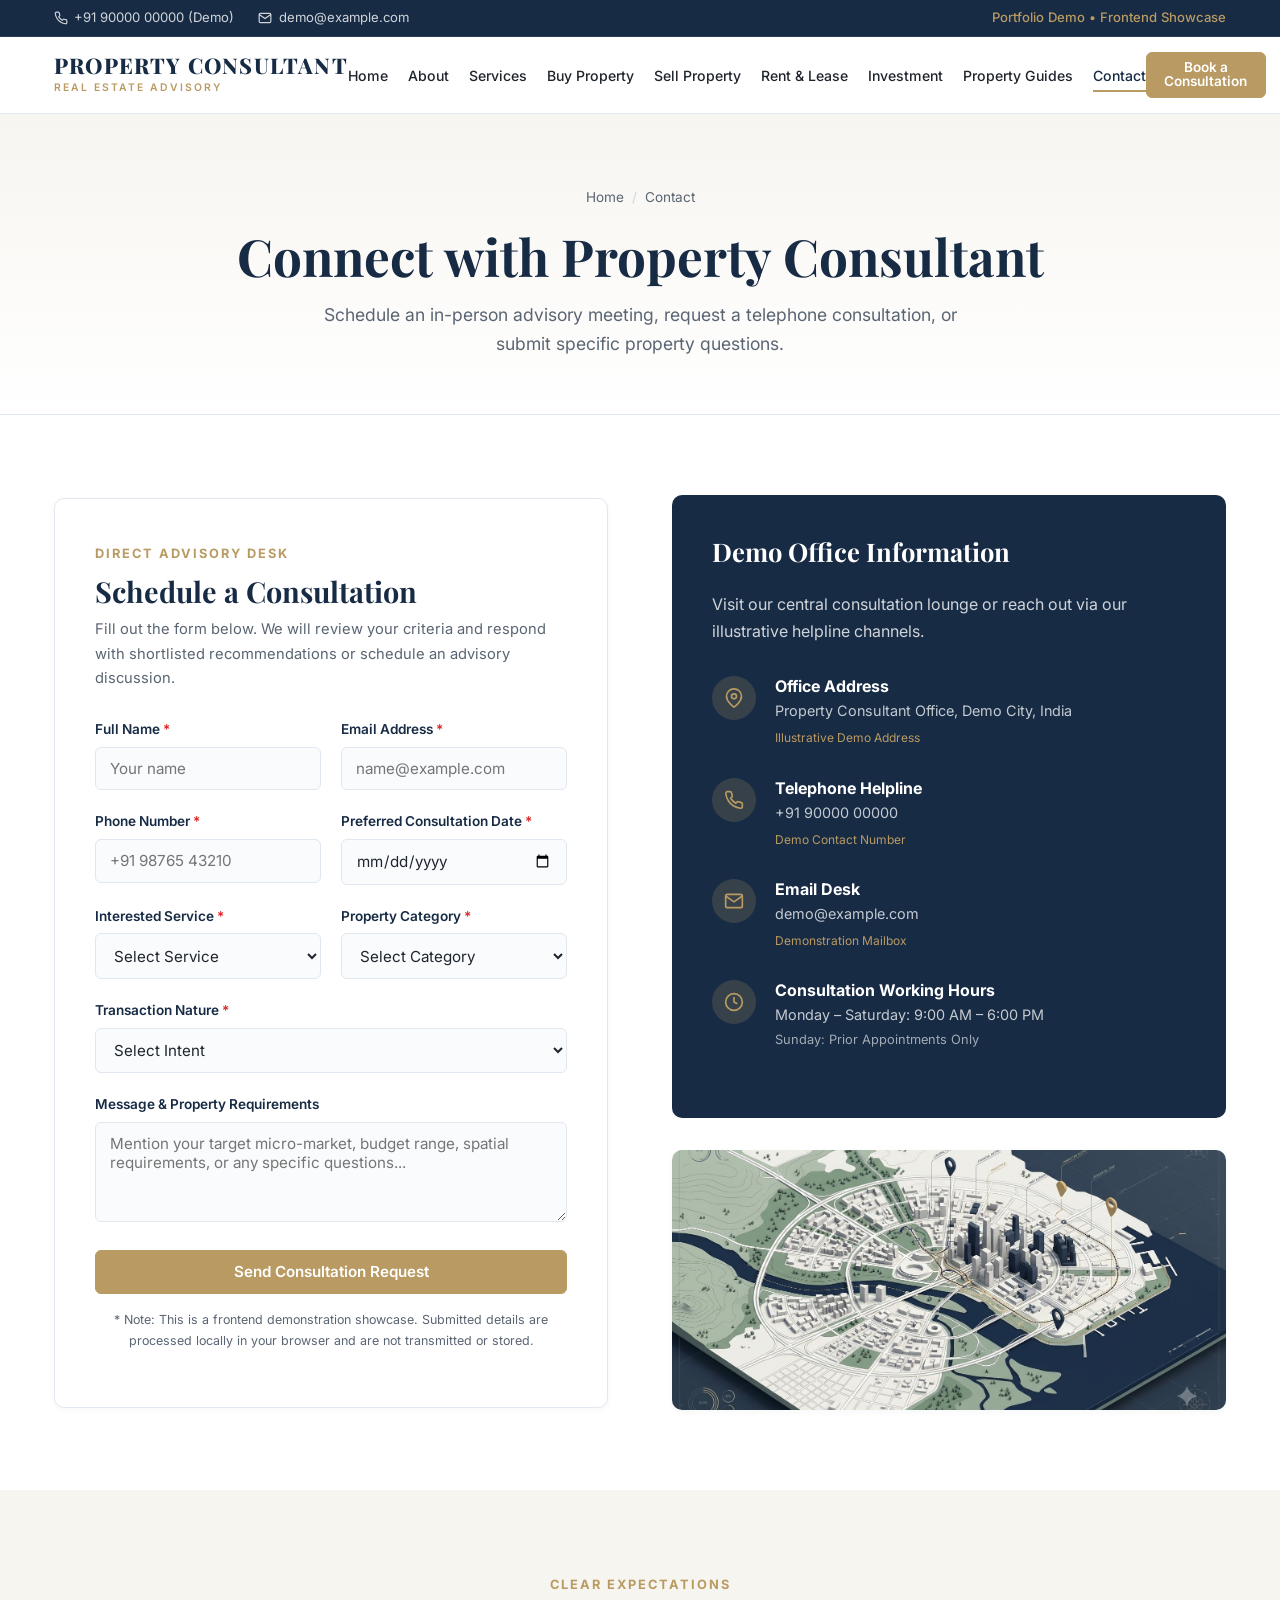
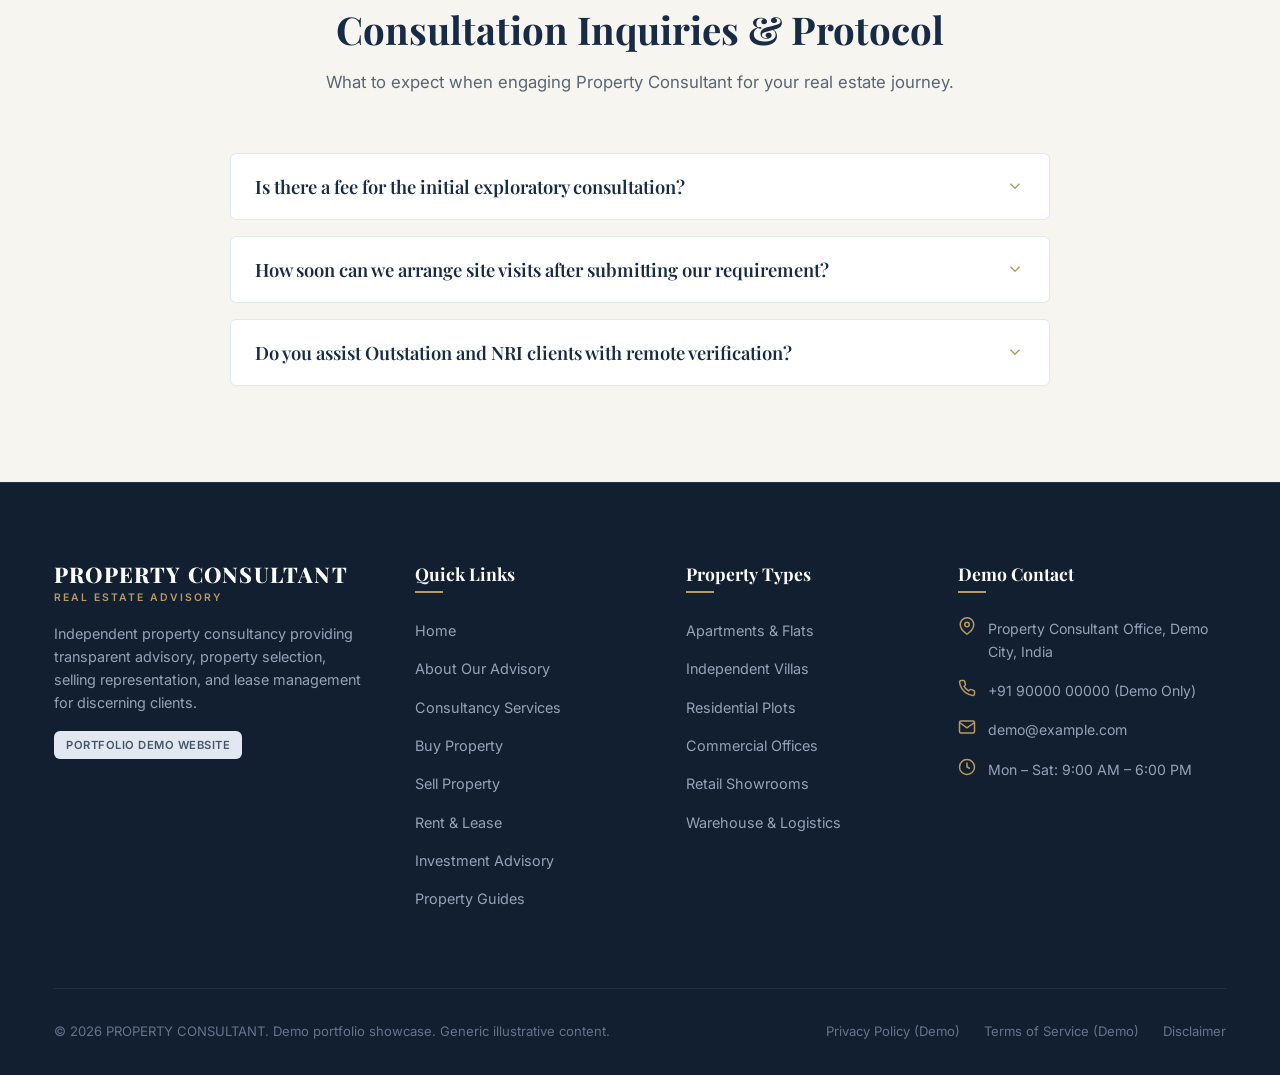
<file: contact.html>
<!DOCTYPE html>
<html lang="en">
<head>
  <meta charset="UTF-8">
  <meta name="viewport" content="width=device-width, initial-scale=1.0">
  <title>Contact Us | Property Consultant Real Estate Advisory</title>
  <meta name="description" content="Contact Property Consultant for residential and commercial real estate guidance, office visits, or to schedule a one-on-one advisory session.">
  <link rel="preconnect" href="https://fonts.googleapis.com">
  <link rel="preconnect" href="https://fonts.gstatic.com" crossorigin>
  <link href="https://fonts.googleapis.com/css2?family=Inter:wght@300;400;500;600;700&family=Playfair+Display:ital,wght@0,600;0,700;1,600&display=swap" rel="stylesheet">
  <link rel="stylesheet" href="css/style.css">
</head>
<body>

  <!-- Top Bar -->
  <aside class="header-top" aria-label="Quick contact and demo notice">
    <div class="container">
      <div class="header-top-info">
        <span><svg width="14" height="14" viewBox="0 0 24 24" fill="none" stroke="currentColor" stroke-width="2"><path d="M22 16.92v3a2 2 0 0 1-2.18 2 19.79 19.79 0 0 1-8.63-3.07 19.5 19.5 0 0 1-6-6 19.79 19.79 0 0 1-3.07-8.67A2 2 0 0 1 4.11 2h3a2 2 0 0 1 2 1.72 12.84 12.84 0 0 0 .7 2.81 2 2 0 0 1-.45 2.11L8.09 9.91a16 16 0 0 0 6 6l1.27-1.27a2 2 0 0 1 2.11-.45 12.84 12.84 0 0 0 2.81.7A2 2 0 0 1 22 16.92z"/></svg> +91 90000 00000 (Demo)</span>
        <span><svg width="14" height="14" viewBox="0 0 24 24" fill="none" stroke="currentColor" stroke-width="2"><path d="M4 4h16c1.1 0 2 .9 2 2v12c0 1.1-.9 2-2 2H4c-1.1 0-2-.9-2-2V6c0-1.1.9-2 2-2z"/><polyline points="22,6 12,13 2,6"/></svg> demo@example.com</span>
      </div>
      <div class="header-top-badge">
        <span>Portfolio Demo • Frontend Showcase</span>
      </div>
    </div>
  </aside>

  <!-- Navigation -->
  <header class="site-header">
    <div class="container">
      <nav class="navbar" aria-label="Main Navigation">
        <a href="index.html" class="brand-logo" aria-label="Property Consultant Home">
          <span class="brand-title">PROPERTY CONSULTANT</span>
          <span class="brand-subtitle">Real Estate Advisory</span>
        </a>

        <ul class="nav-menu">
          <li><a href="index.html" class="nav-link">Home</a></li>
          <li><a href="about.html" class="nav-link">About</a></li>
          <li><a href="services.html" class="nav-link">Services</a></li>
          <li><a href="buy-property.html" class="nav-link">Buy Property</a></li>
          <li><a href="sell-property.html" class="nav-link">Sell Property</a></li>
          <li><a href="rent.html" class="nav-link">Rent & Lease</a></li>
          <li><a href="investment.html" class="nav-link">Investment</a></li>
          <li><a href="blog.html" class="nav-link">Property Guides</a></li>
          <li><a href="contact.html" class="nav-link active">Contact</a></li>
        </ul>

        <div class="nav-actions">
          <button class="btn btn-primary btn-sm" data-open-modal="consultation">Book a Consultation</button>
          <button class="mobile-toggle" aria-label="Toggle navigation menu" aria-expanded="false">
            <svg viewBox="0 0 24 24" fill="none" stroke="currentColor" stroke-width="2"><line x1="3" y1="12" x2="21" y2="12"/><line x1="3" y1="6" x2="21" y2="6"/><line x1="3" y1="18" x2="21" y2="18"/></svg>
          </button>
        </div>
      </nav>
    </div>
  </header>

  <main>
    <!-- Page Header -->
    <section class="page-header">
      <div class="container">
        <div class="breadcrumbs">
          <a href="index.html">Home</a>
          <span class="separator">/</span>
          <span>Contact</span>
        </div>
        <h1 class="page-title">Connect with Property Consultant</h1>
        <p class="page-subtitle">
          Schedule an in-person advisory meeting, request a telephone consultation, or submit specific property questions.
        </p>
      </div>
    </section>

    <!-- Main Contact Section (Split: Form & Info Box) -->
    <section class="section">
      <div class="container">
        <div class="features-split">
          <!-- Form Left -->
          <div class="reveal">
            <div class="form-card">
              <span class="section-eyebrow">Direct Advisory Desk</span>
              <h2 style="font-size: 1.8rem; margin-bottom: 0.5rem;">Schedule a Consultation</h2>
              <p style="font-size: 0.92rem; margin-bottom: 1.75rem;">
                Fill out the form below. We will review your criteria and respond with shortlisted recommendations or schedule an advisory discussion.
              </p>

              <form data-validate id="mainContactForm">
                <div class="form-grid-2">
                  <div class="form-field">
                    <label for="contactFullName">Full Name <span class="required">*</span></label>
                    <input type="text" id="contactFullName" name="fullName" class="form-control" placeholder="Your name" required>
                    <span class="field-error-msg">Please enter your full name.</span>
                  </div>

                  <div class="form-field">
                    <label for="contactEmail">Email Address <span class="required">*</span></label>
                    <input type="email" id="contactEmail" name="email" class="form-control" placeholder="name@example.com" required>
                    <span class="field-error-msg">Please enter a valid email address.</span>
                  </div>
                </div>

                <div class="form-grid-2">
                  <div class="form-field">
                    <label for="contactPhone">Phone Number <span class="required">*</span></label>
                    <input type="tel" id="contactPhone" name="phone" class="form-control" placeholder="+91 98765 43210" required>
                    <span class="field-error-msg">Please enter a valid phone number.</span>
                  </div>

                  <div class="form-field">
                    <label for="contactDate">Preferred Consultation Date <span class="required">*</span></label>
                    <input type="date" id="contactDate" name="preferredDate" class="form-control" required>
                    <span class="field-error-msg">Please choose a preferred date.</span>
                  </div>
                </div>

                <div class="form-grid-2">
                  <div class="form-field">
                    <label for="contactService">Interested Service <span class="required">*</span></label>
                    <select id="contactService" name="service" class="form-control" required>
                      <option value="">Select Service</option>
                      <option value="buy">Property Buying Assistance</option>
                      <option value="sell">Property Selling Representation</option>
                      <option value="rent">Rental & Leasing Advisory</option>
                      <option value="investment">Real Estate Investment Advisory</option>
                      <option value="evaluation">Site & Document Evaluation</option>
                    </select>
                    <span class="field-error-msg">Please select an interested service.</span>
                  </div>

                  <div class="form-field">
                    <label for="contactCategory">Property Category <span class="required">*</span></label>
                    <select id="contactCategory" name="category" class="form-control" required>
                      <option value="">Select Category</option>
                      <option value="residential">Residential (Apartment / Villa)</option>
                      <option value="commercial">Commercial (Office / Retail)</option>
                      <option value="plot">Plot / Land</option>
                      <option value="industrial">Warehouse / Industrial</option>
                    </select>
                    <span class="field-error-msg">Please choose a property category.</span>
                  </div>
                </div>

                <div class="form-field">
                  <label for="contactIntent">Transaction Nature <span class="required">*</span></label>
                  <select id="contactIntent" name="intent" class="form-control" required>
                    <option value="">Select Intent</option>
                    <option value="buy">Looking to Buy</option>
                    <option value="sell">Looking to Sell</option>
                    <option value="rent">Looking to Rent / Lease</option>
                    <option value="invest">General Investment Advisory</option>
                  </select>
                  <span class="field-error-msg">Please select transaction nature.</span>
                </div>

                <div class="form-field">
                  <label for="contactMessage">Message & Property Requirements</label>
                  <textarea id="contactMessage" name="message" class="form-control" rows="4" placeholder="Mention your target micro-market, budget range, spatial requirements, or any specific questions..."></textarea>
                </div>

                <button type="submit" class="btn btn-primary btn-block">Send Consultation Request</button>

                <p class="form-disclaimer">
                  * Note: This is a frontend demonstration showcase. Submitted details are processed locally in your browser and are not transmitted or stored.
                </p>
              </form>
            </div>
          </div>

          <!-- Contact Info Box Right -->
          <div class="reveal">
            <div class="contact-info-card">
              <h3>Demo Office Information</h3>
              <p style="color: rgba(255, 255, 255, 0.8); margin-bottom: 2rem;">
                Visit our central consultation lounge or reach out via our illustrative helpline channels.
              </p>

              <div class="contact-detail-item">
                <div class="contact-icon">
                  <svg viewBox="0 0 24 24" fill="none" stroke="currentColor" stroke-width="2"><path d="M21 10c0 7-9 13-9 13s-9-6-9-13a9 9 0 0 1 18 0z"/><circle cx="12" cy="10" r="3"/></svg>
                </div>
                <div class="contact-text">
                  <h5>Office Address</h5>
                  <p>Property Consultant Office, Demo City, India</p>
                  <span style="font-size: 0.75rem; color: var(--accent-gold);">Illustrative Demo Address</span>
                </div>
              </div>

              <div class="contact-detail-item">
                <div class="contact-icon">
                  <svg viewBox="0 0 24 24" fill="none" stroke="currentColor" stroke-width="2"><path d="M22 16.92v3a2 2 0 0 1-2.18 2 19.79 19.79 0 0 1-8.63-3.07 19.5 19.5 0 0 1-6-6 19.79 19.79 0 0 1-3.07-8.67A2 2 0 0 1 4.11 2h3a2 2 0 0 1 2 1.72 12.84 12.84 0 0 0 .7 2.81 2 2 0 0 1-.45 2.11L8.09 9.91a16 16 0 0 0 6 6l1.27-1.27a2 2 0 0 1 2.11-.45 12.84 12.84 0 0 0 2.81.7A2 2 0 0 1 22 16.92z"/></svg>
                </div>
                <div class="contact-text">
                  <h5>Telephone Helpline</h5>
                  <p>+91 90000 00000</p>
                  <span style="font-size: 0.75rem; color: var(--accent-gold);">Demo Contact Number</span>
                </div>
              </div>

              <div class="contact-detail-item">
                <div class="contact-icon">
                  <svg viewBox="0 0 24 24" fill="none" stroke="currentColor" stroke-width="2"><path d="M4 4h16c1.1 0 2 .9 2 2v12c0 1.1-.9 2-2 2H4c-1.1 0-2-.9-2-2V6c0-1.1.9-2 2-2z"/><polyline points="22,6 12,13 2,6"/></svg>
                </div>
                <div class="contact-text">
                  <h5>Email Desk</h5>
                  <p>demo@example.com</p>
                  <span style="font-size: 0.75rem; color: var(--accent-gold);">Demonstration Mailbox</span>
                </div>
              </div>

              <div class="contact-detail-item">
                <div class="contact-icon">
                  <svg viewBox="0 0 24 24" fill="none" stroke="currentColor" stroke-width="2"><circle cx="12" cy="12" r="10"/><polyline points="12 6 12 12 16 14"/></svg>
                </div>
                <div class="contact-text">
                  <h5>Consultation Working Hours</h5>
                  <p>Monday – Saturday: 9:00 AM – 6:00 PM</p>
                  <p style="font-size: 0.8rem; color: rgba(255, 255, 255, 0.6); margin-top: 2px;">Sunday: Prior Appointments Only</p>
                </div>
              </div>
            </div>

            <!-- Location Map Container -->
            <div style="margin-top: 2rem; border-radius: var(--radius-md); overflow: hidden; box-shadow: var(--shadow-sm);">
              <img src="images/location-map.jpg" alt="Demo City Real Estate Map" style="width: 100%; height: 260px; object-fit: cover; display: block;" loading="lazy">
            </div>
          </div>
        </div>
      </div>
    </section>

    <!-- General Inquiries FAQ Section -->
    <section class="section section-bg-beige">
      <div class="container">
        <div class="section-header reveal">
          <span class="section-eyebrow">Clear Expectations</span>
          <h2 class="section-title">Consultation Inquiries & Protocol</h2>
          <p class="section-description">
            What to expect when engaging Property Consultant for your real estate journey.
          </p>
        </div>

        <div class="accordion reveal">
          <div class="accordion-item">
            <button class="accordion-header">
              <span>Is there a fee for the initial exploratory consultation?</span>
              <span class="accordion-icon"><svg width="18" height="18" viewBox="0 0 24 24" fill="none" stroke="currentColor" stroke-width="2"><polyline points="6 9 12 15 18 9"/></svg></span>
            </button>
            <div class="accordion-body">
              <div class="accordion-content">
                Our initial 30-minute discovery session is completely complimentary. We discuss your budget, preferred sectors, and timeline to understand whether our advisory scope aligns with your goals before entering any formal representation mandate.
              </div>
            </div>
          </div>

          <div class="accordion-item">
            <button class="accordion-header">
              <span>How soon can we arrange site visits after submitting our requirement?</span>
              <span class="accordion-icon"><svg width="18" height="18" viewBox="0 0 24 24" fill="none" stroke="currentColor" stroke-width="2"><polyline points="6 9 12 15 18 9"/></svg></span>
            </button>
            <div class="accordion-body">
              <div class="accordion-content">
                Following your intake brief, our desk compiles a curated comparison sheet within 24 to 48 hours. Once you review and select the properties of interest, accompanied physical walkthroughs are scheduled at your preferred convenience.
              </div>
            </div>
          </div>

          <div class="accordion-item">
            <button class="accordion-header">
              <span>Do you assist Outstation and NRI clients with remote verification?</span>
              <span class="accordion-icon"><svg width="18" height="18" viewBox="0 0 24 24" fill="none" stroke="currentColor" stroke-width="2"><polyline points="6 9 12 15 18 9"/></svg></span>
            </button>
            <div class="accordion-body">
              <div class="accordion-content">
                Yes. We offer video walkthroughs, high-resolution photography audits, and coordinate independent legal verification reports to support non-resident and outstation buyers effectively.
              </div>
            </div>
          </div>
        </div>
      </div>
    </section>
  </main>

  <!-- Footer -->
  <footer class="site-footer">
    <div class="container">
      <div class="footer-top">
        <div class="footer-col footer-brand">
          <a href="index.html" class="brand-logo">
            <span class="brand-title">PROPERTY CONSULTANT</span>
            <span class="brand-subtitle">Real Estate Advisory</span>
          </a>
          <p class="footer-desc">
            Independent property consultancy providing transparent advisory, property selection, selling representation, and lease management for discerning clients.
          </p>
          <div style="margin-top: 1rem;">
            <span class="badge badge-demo">Portfolio Demo Website</span>
          </div>
        </div>

        <div class="footer-col">
          <h4>Quick Links</h4>
          <ul class="footer-links">
            <li><a href="index.html">Home</a></li>
            <li><a href="about.html">About Our Advisory</a></li>
            <li><a href="services.html">Consultancy Services</a></li>
            <li><a href="buy-property.html">Buy Property</a></li>
            <li><a href="sell-property.html">Sell Property</a></li>
            <li><a href="rent.html">Rent & Lease</a></li>
            <li><a href="investment.html">Investment Advisory</a></li>
            <li><a href="blog.html">Property Guides</a></li>
          </ul>
        </div>

        <div class="footer-col">
          <h4>Property Types</h4>
          <ul class="footer-links">
            <li><a href="buy-property.html">Apartments & Flats</a></li>
            <li><a href="buy-property.html">Independent Villas</a></li>
            <li><a href="buy-property.html">Residential Plots</a></li>
            <li><a href="buy-property.html">Commercial Offices</a></li>
            <li><a href="buy-property.html">Retail Showrooms</a></li>
            <li><a href="rent.html">Warehouse & Logistics</a></li>
          </ul>
        </div>

        <div class="footer-col">
          <h4>Demo Contact</h4>
          <div class="footer-contact-item">
            <svg viewBox="0 0 24 24" fill="none" stroke="currentColor" stroke-width="2"><path d="M21 10c0 7-9 13-9 13s-9-6-9-13a9 9 0 0 1 18 0z"/><circle cx="12" cy="10" r="3"/></svg>
            <span>Property Consultant Office, Demo City, India</span>
          </div>
          <div class="footer-contact-item">
            <svg viewBox="0 0 24 24" fill="none" stroke="currentColor" stroke-width="2"><path d="M22 16.92v3a2 2 0 0 1-2.18 2 19.79 19.79 0 0 1-8.63-3.07 19.5 19.5 0 0 1-6-6 19.79 19.79 0 0 1-3.07-8.67A2 2 0 0 1 4.11 2h3a2 2 0 0 1 2 1.72 12.84 12.84 0 0 0 .7 2.81 2 2 0 0 1-.45 2.11L8.09 9.91a16 16 0 0 0 6 6l1.27-1.27a2 2 0 0 1 2.11-.45 12.84 12.84 0 0 0 2.81.7A2 2 0 0 1 22 16.92z"/></svg>
            <span>+91 90000 00000 (Demo Only)</span>
          </div>
          <div class="footer-contact-item">
            <svg viewBox="0 0 24 24" fill="none" stroke="currentColor" stroke-width="2"><path d="M4 4h16c1.1 0 2 .9 2 2v12c0 1.1-.9 2-2 2H4c-1.1 0-2-.9-2-2V6c0-1.1.9-2 2-2z"/><polyline points="22,6 12,13 2,6"/></svg>
            <span>demo@example.com</span>
          </div>
          <div class="footer-contact-item">
            <svg viewBox="0 0 24 24" fill="none" stroke="currentColor" stroke-width="2"><circle cx="12" cy="12" r="10"/><polyline points="12 6 12 12 16 14"/></svg>
            <span>Mon – Sat: 9:00 AM – 6:00 PM</span>
          </div>
        </div>
      </div>

      <div class="footer-bottom">
        <div>
          &copy; 2026 PROPERTY CONSULTANT. Demo portfolio showcase. Generic illustrative content.
        </div>
        <div class="footer-bottom-links">
          <a href="contact.html">Privacy Policy (Demo)</a>
          <a href="contact.html">Terms of Service (Demo)</a>
          <a href="contact.html">Disclaimer</a>
        </div>
      </div>
    </div>
  </footer>

  <!-- Book A Consultation Modal Popup -->
  <div id="consultationModal" class="modal-overlay" role="dialog" aria-modal="true" aria-labelledby="modalTitleContact">
    <div class="modal-content">
      <button class="modal-close-btn" data-close-modal aria-label="Close Modal">&times;</button>
      <div class="modal-header">
        <span class="badge badge-gold" style="margin-bottom: 0.5rem;">Advisory Session</span>
        <h2 id="modalTitleContact" style="font-size: 1.6rem; margin-bottom: 0.25rem;">Book a Consultation</h2>
        <p style="font-size: 0.88rem; color: var(--text-muted); margin-bottom: 0;">Connect with our real estate consultant to discuss your property requirements.</p>
      </div>

      <form data-validate id="modalConsultationFormContact">
        <div class="form-grid-2">
          <div class="form-field">
            <label for="modalFullNameCont">Full Name <span class="required">*</span></label>
            <input type="text" id="modalFullNameCont" name="fullName" class="form-control" placeholder="Enter your name" required>
            <span class="field-error-msg">Please enter your full name.</span>
          </div>

          <div class="form-field">
            <label for="modalPhoneCont">Phone Number <span class="required">*</span></label>
            <input type="tel" id="modalPhoneCont" name="phone" class="form-control" placeholder="+91 98765 43210" required>
            <span class="field-error-msg">Please enter a valid phone number.</span>
          </div>
        </div>

        <div class="form-grid-2">
          <div class="form-field">
            <label for="modalEmailCont">Email Address <span class="required">*</span></label>
            <input type="email" id="modalEmailCont" name="email" class="form-control" placeholder="name@example.com" required>
            <span class="field-error-msg">Please enter a valid email address.</span>
          </div>

          <div class="form-field">
            <label for="modalDateCont">Preferred Date <span class="required">*</span></label>
            <input type="date" id="modalDateCont" name="preferredDate" class="form-control" required>
            <span class="field-error-msg">Please select a preferred date.</span>
          </div>
        </div>

        <div class="form-grid-2">
          <div class="form-field">
            <label for="modalServiceCont">Interested Service <span class="required">*</span></label>
            <select id="modalServiceCont" name="service" class="form-control" required>
              <option value="buy">Property Buying Advisory</option>
              <option value="sell">Property Selling Representation</option>
              <option value="rent">Rental & Leasing Assistance</option>
              <option value="investment">Investment Planning & Evaluation</option>
              <option value="evaluation">Property Site Evaluation</option>
            </select>
            <span class="field-error-msg">Please choose a service.</span>
          </div>

          <div class="form-field">
            <label for="modalCategoryCont">Property Category <span class="required">*</span></label>
            <select id="modalCategoryCont" name="category" class="form-control" required>
              <option value="residential">Residential (Apartment / Villa)</option>
              <option value="commercial">Commercial (Office / Retail)</option>
              <option value="plot">Plot / Land</option>
              <option value="industrial">Industrial / Warehouse</option>
            </select>
            <span class="field-error-msg">Please select a property category.</span>
          </div>
        </div>

        <div class="form-field">
          <label for="modalMessageCont">Your Requirements & Questions</label>
          <textarea id="modalMessageCont" name="message" class="form-control" rows="3" placeholder="Tell us about your budget, target location, or specific questions..."></textarea>
        </div>

        <button type="submit" class="btn btn-primary btn-block">Confirm Consultation Request</button>

        <p class="form-disclaimer">
          * Frontend demonstration form only. No personal data is stored or transmitted.
        </p>
      </form>
    </div>
  </div>

  <!-- Back to Top Button -->
  <button class="back-to-top" aria-label="Back to top">
    <svg viewBox="0 0 24 24" fill="none" stroke="currentColor" stroke-width="2"><polyline points="18 15 12 9 6 15"/></svg>
  </button>

  <script src="js/script.js"></script>
</body>
</html>
</file>
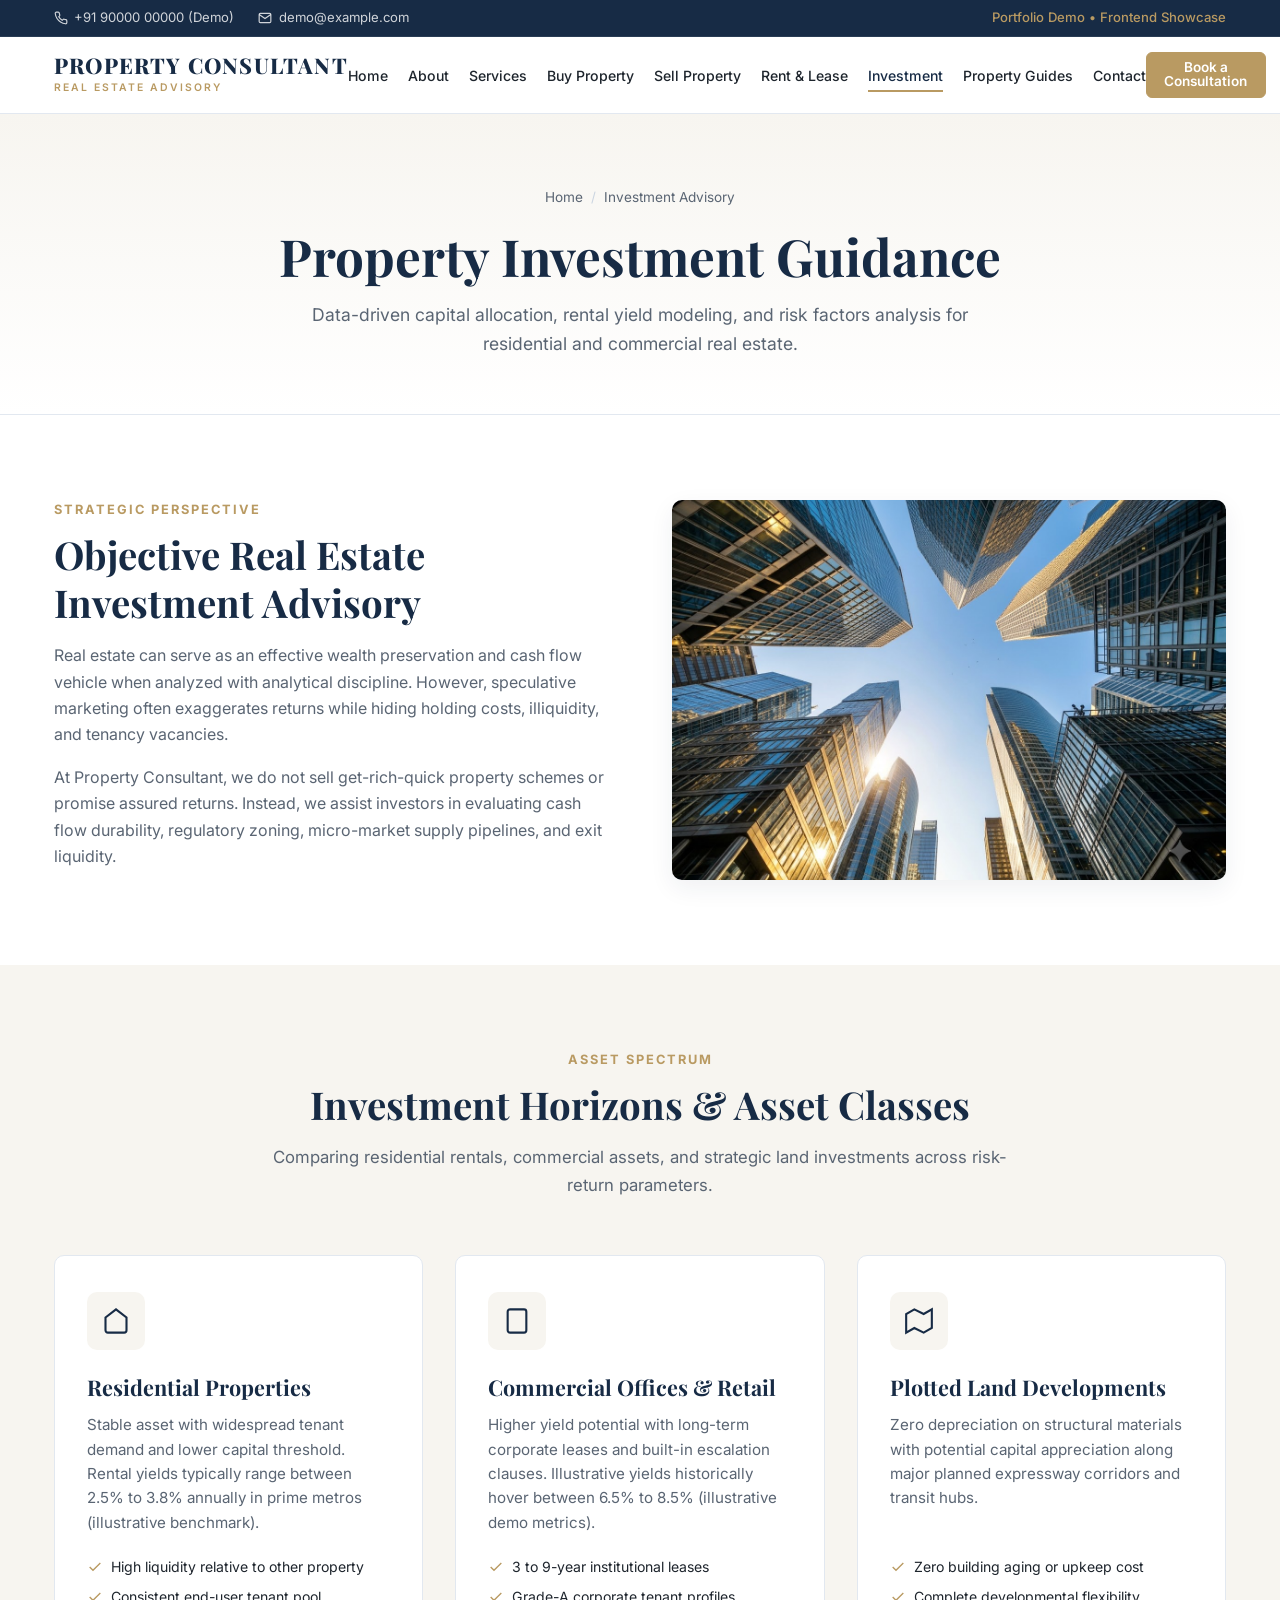
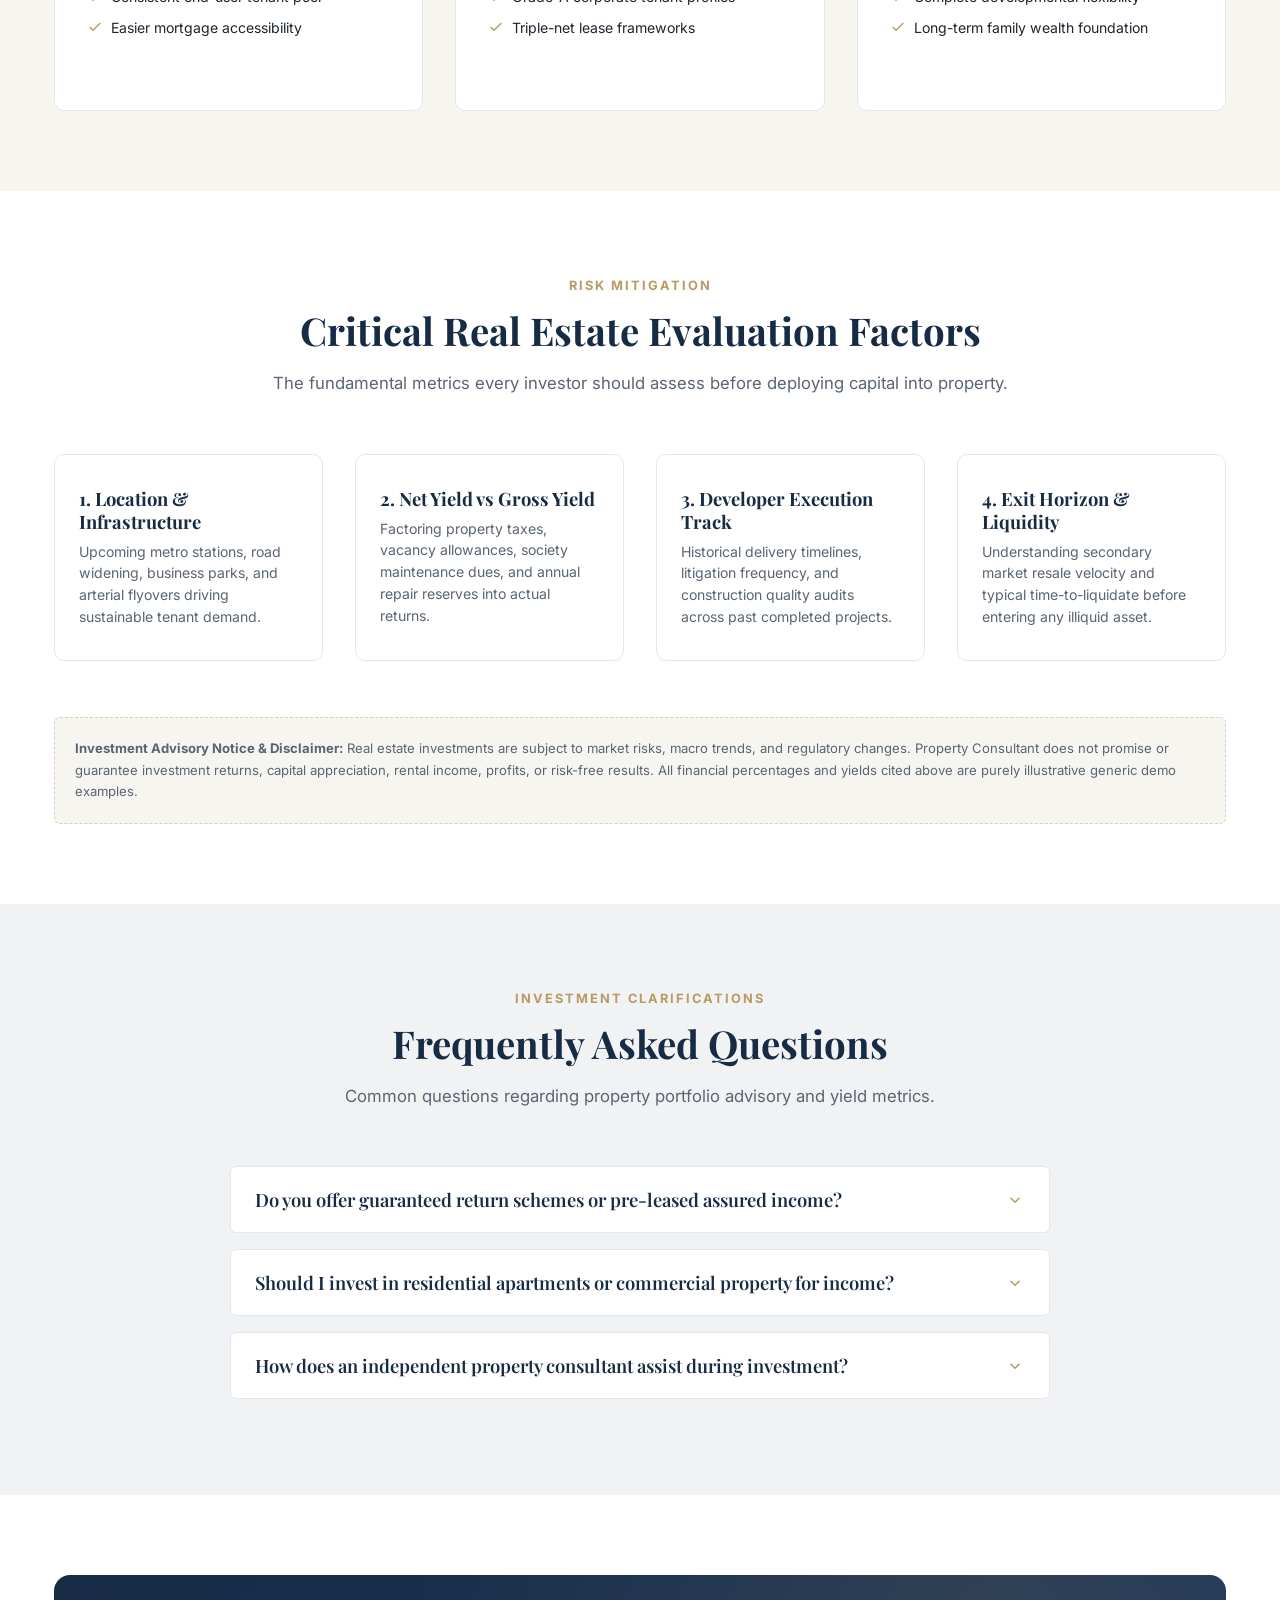
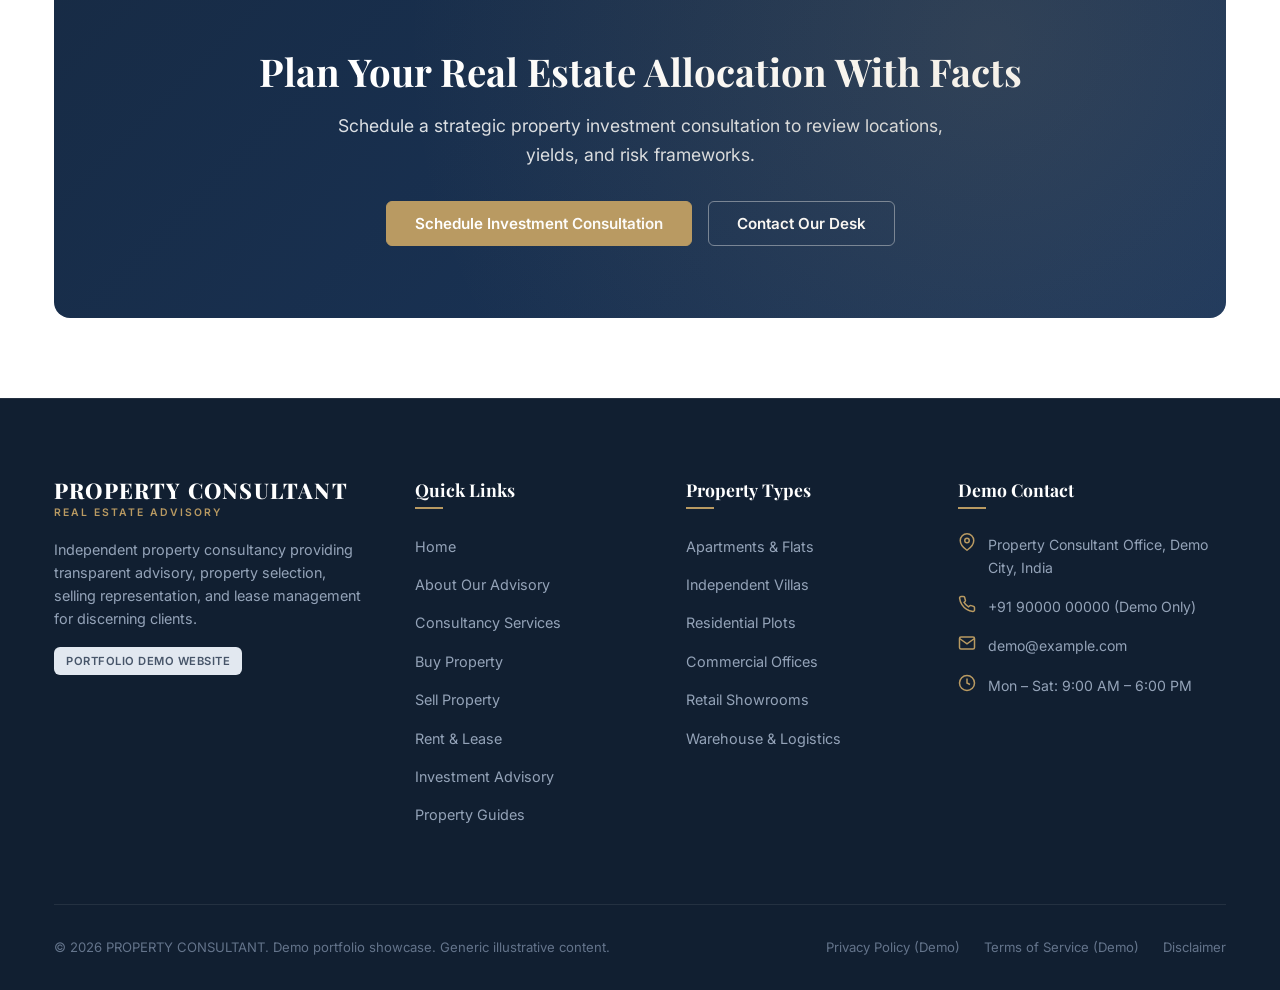
<file: investment.html>
<!DOCTYPE html>
<html lang="en">
<head>
  <meta charset="UTF-8">
  <meta name="viewport" content="width=device-width, initial-scale=1.0">
  <title>Real Estate Investment Consultancy | Property Consultant</title>
  <meta name="description" content="Objective real estate investment advisory: residential rental yields, commercial asset analysis, location growth factors, and risk evaluation.">
  <link rel="preconnect" href="https://fonts.googleapis.com">
  <link rel="preconnect" href="https://fonts.gstatic.com" crossorigin>
  <link href="https://fonts.googleapis.com/css2?family=Inter:wght@300;400;500;600;700&family=Playfair+Display:ital,wght@0,600;0,700;1,600&display=swap" rel="stylesheet">
  <link rel="stylesheet" href="css/style.css">
</head>
<body>

  <!-- Top Bar -->
  <aside class="header-top" aria-label="Quick contact and demo notice">
    <div class="container">
      <div class="header-top-info">
        <span><svg width="14" height="14" viewBox="0 0 24 24" fill="none" stroke="currentColor" stroke-width="2"><path d="M22 16.92v3a2 2 0 0 1-2.18 2 19.79 19.79 0 0 1-8.63-3.07 19.5 19.5 0 0 1-6-6 19.79 19.79 0 0 1-3.07-8.67A2 2 0 0 1 4.11 2h3a2 2 0 0 1 2 1.72 12.84 12.84 0 0 0 .7 2.81 2 2 0 0 1-.45 2.11L8.09 9.91a16 16 0 0 0 6 6l1.27-1.27a2 2 0 0 1 2.11-.45 12.84 12.84 0 0 0 2.81.7A2 2 0 0 1 22 16.92z"/></svg> +91 90000 00000 (Demo)</span>
        <span><svg width="14" height="14" viewBox="0 0 24 24" fill="none" stroke="currentColor" stroke-width="2"><path d="M4 4h16c1.1 0 2 .9 2 2v12c0 1.1-.9 2-2 2H4c-1.1 0-2-.9-2-2V6c0-1.1.9-2 2-2z"/><polyline points="22,6 12,13 2,6"/></svg> demo@example.com</span>
      </div>
      <div class="header-top-badge">
        <span>Portfolio Demo • Frontend Showcase</span>
      </div>
    </div>
  </aside>

  <!-- Navigation -->
  <header class="site-header">
    <div class="container">
      <nav class="navbar" aria-label="Main Navigation">
        <a href="index.html" class="brand-logo" aria-label="Property Consultant Home">
          <span class="brand-title">PROPERTY CONSULTANT</span>
          <span class="brand-subtitle">Real Estate Advisory</span>
        </a>

        <ul class="nav-menu">
          <li><a href="index.html" class="nav-link">Home</a></li>
          <li><a href="about.html" class="nav-link">About</a></li>
          <li><a href="services.html" class="nav-link">Services</a></li>
          <li><a href="buy-property.html" class="nav-link">Buy Property</a></li>
          <li><a href="sell-property.html" class="nav-link">Sell Property</a></li>
          <li><a href="rent.html" class="nav-link">Rent & Lease</a></li>
          <li><a href="investment.html" class="nav-link active">Investment</a></li>
          <li><a href="blog.html" class="nav-link">Property Guides</a></li>
          <li><a href="contact.html" class="nav-link">Contact</a></li>
        </ul>

        <div class="nav-actions">
          <button class="btn btn-primary btn-sm" data-open-modal="consultation">Book a Consultation</button>
          <button class="mobile-toggle" aria-label="Toggle navigation menu" aria-expanded="false">
            <svg viewBox="0 0 24 24" fill="none" stroke="currentColor" stroke-width="2"><line x1="3" y1="12" x2="21" y2="12"/><line x1="3" y1="6" x2="21" y2="6"/><line x1="3" y1="18" x2="21" y2="18"/></svg>
          </button>
        </div>
      </nav>
    </div>
  </header>

  <main>
    <!-- Page Header -->
    <section class="page-header">
      <div class="container">
        <div class="breadcrumbs">
          <a href="index.html">Home</a>
          <span class="separator">/</span>
          <span>Investment Advisory</span>
        </div>
        <h1 class="page-title">Property Investment Guidance</h1>
        <p class="page-subtitle">
          Data-driven capital allocation, rental yield modeling, and risk factors analysis for residential and commercial real estate.
        </p>
      </div>
    </section>

    <!-- Investment Overview -->
    <section class="section">
      <div class="container">
        <div class="features-split">
          <div class="reveal">
            <span class="section-eyebrow">Strategic Perspective</span>
            <h2 class="section-title">Objective Real Estate Investment Advisory</h2>
            <p>
              Real estate can serve as an effective wealth preservation and cash flow vehicle when analyzed with analytical discipline. However, speculative marketing often exaggerates returns while hiding holding costs, illiquidity, and tenancy vacancies.
            </p>
            <p>
              At Property Consultant, we do not sell get-rich-quick property schemes or promise assured returns. Instead, we assist investors in evaluating cash flow durability, regulatory zoning, micro-market supply pipelines, and exit liquidity.
            </p>
          </div>

          <div class="reveal">
            <div style="border-radius: var(--radius-md); overflow: hidden; box-shadow: var(--shadow-md);">
              <img src="images/investment-hero.jpg" alt="Real Estate Investment Analysis" style="width: 100%; height: 380px; object-fit: cover; display: block;" loading="lazy">
            </div>
          </div>
        </div>
      </div>
    </section>

    <!-- Investment Asset Classes Grid -->
    <section class="section section-bg-beige">
      <div class="container">
        <div class="section-header reveal">
          <span class="section-eyebrow">Asset Spectrum</span>
          <h2 class="section-title">Investment Horizons & Asset Classes</h2>
          <p class="section-description">
            Comparing residential rentals, commercial assets, and strategic land investments across risk-return parameters.
          </p>
        </div>

        <div class="services-grid">
          <!-- Residential -->
          <div class="service-card reveal">
            <div class="service-icon-box">
              <svg viewBox="0 0 24 24"><path d="M3 9l9-7 9 7v11a2 2 0 0 1-2 2H5a2 2 0 0 1-2-2z"/></svg>
            </div>
            <h3 class="service-title">Residential Properties</h3>
            <p class="service-desc">
              Stable asset with widespread tenant demand and lower capital threshold. Rental yields typically range between 2.5% to 3.8% annually in prime metros (illustrative benchmark).
            </p>
            <ul class="service-benefits">
              <li><svg viewBox="0 0 24 24" fill="none" stroke="currentColor" stroke-width="2"><polyline points="20 6 9 17 4 12"/></svg> High liquidity relative to other property</li>
              <li><svg viewBox="0 0 24 24" fill="none" stroke="currentColor" stroke-width="2"><polyline points="20 6 9 17 4 12"/></svg> Consistent end-user tenant pool</li>
              <li><svg viewBox="0 0 24 24" fill="none" stroke="currentColor" stroke-width="2"><polyline points="20 6 9 17 4 12"/></svg> Easier mortgage accessibility</li>
            </ul>
          </div>

          <!-- Commercial -->
          <div class="service-card reveal">
            <div class="service-icon-box">
              <svg viewBox="0 0 24 24"><rect x="4" y="2" width="16" height="20" rx="2"/><line x1="9" y1="22" x2="9" y2="22"/><line x1="15" y1="22" x2="15" y2="22"/></svg>
            </div>
            <h3 class="service-title">Commercial Offices & Retail</h3>
            <p class="service-desc">
              Higher yield potential with long-term corporate leases and built-in escalation clauses. Illustrative yields historically hover between 6.5% to 8.5% (illustrative demo metrics).
            </p>
            <ul class="service-benefits">
              <li><svg viewBox="0 0 24 24" fill="none" stroke="currentColor" stroke-width="2"><polyline points="20 6 9 17 4 12"/></svg> 3 to 9-year institutional leases</li>
              <li><svg viewBox="0 0 24 24" fill="none" stroke="currentColor" stroke-width="2"><polyline points="20 6 9 17 4 12"/></svg> Grade-A corporate tenant profiles</li>
              <li><svg viewBox="0 0 24 24" fill="none" stroke="currentColor" stroke-width="2"><polyline points="20 6 9 17 4 12"/></svg> Triple-net lease frameworks</li>
            </ul>
          </div>

          <!-- Land & Plots -->
          <div class="service-card reveal">
            <div class="service-icon-box">
              <svg viewBox="0 0 24 24"><polygon points="1 6 1 22 8 18 16 22 23 18 23 2 16 6 8 2 1 6"/></svg>
            </div>
            <h3 class="service-title">Plotted Land Developments</h3>
            <p class="service-desc">
              Zero depreciation on structural materials with potential capital appreciation along major planned expressway corridors and transit hubs.
            </p>
            <ul class="service-benefits">
              <li><svg viewBox="0 0 24 24" fill="none" stroke="currentColor" stroke-width="2"><polyline points="20 6 9 17 4 12"/></svg> Zero building aging or upkeep cost</li>
              <li><svg viewBox="0 0 24 24" fill="none" stroke="currentColor" stroke-width="2"><polyline points="20 6 9 17 4 12"/></svg> Complete developmental flexibility</li>
              <li><svg viewBox="0 0 24 24" fill="none" stroke="currentColor" stroke-width="2"><polyline points="20 6 9 17 4 12"/></svg> Long-term family wealth foundation</li>
            </ul>
          </div>
        </div>
      </div>
    </section>

    <!-- Critical Factors to Evaluate -->
    <section class="section">
      <div class="container">
        <div class="section-header reveal">
          <span class="section-eyebrow">Risk Mitigation</span>
          <h2 class="section-title">Critical Real Estate Evaluation Factors</h2>
          <p class="section-description">
            The fundamental metrics every investor should assess before deploying capital into property.
          </p>
        </div>

        <div class="process-grid">
          <div class="process-card reveal">
            <h3 class="process-title">1. Location & Infrastructure</h3>
            <p class="process-text">Upcoming metro stations, road widening, business parks, and arterial flyovers driving sustainable tenant demand.</p>
          </div>
          <div class="process-card reveal">
            <h3 class="process-title">2. Net Yield vs Gross Yield</h3>
            <p class="process-text">Factoring property taxes, vacancy allowances, society maintenance dues, and annual repair reserves into actual returns.</p>
          </div>
          <div class="process-card reveal">
            <h3 class="process-title">3. Developer Execution Track</h3>
            <p class="process-text">Historical delivery timelines, litigation frequency, and construction quality audits across past completed projects.</p>
          </div>
          <div class="process-card reveal">
            <h3 class="process-title">4. Exit Horizon & Liquidity</h3>
            <p class="process-text">Understanding secondary market resale velocity and typical time-to-liquidate before entering any illiquid asset.</p>
          </div>
        </div>

        <!-- Strict Disclaimer -->
        <div class="demo-disclaimer-box reveal" style="margin-top: 3.5rem;">
          <strong>Investment Advisory Notice & Disclaimer:</strong> Real estate investments are subject to market risks, macro trends, and regulatory changes. Property Consultant does not promise or guarantee investment returns, capital appreciation, rental income, profits, or risk-free results. All financial percentages and yields cited above are purely illustrative generic demo examples.
        </div>
      </div>
    </section>

    <!-- Investment FAQs -->
    <section class="section section-bg-grey">
      <div class="container">
        <div class="section-header reveal">
          <span class="section-eyebrow">Investment Clarifications</span>
          <h2 class="section-title">Frequently Asked Questions</h2>
          <p class="section-description">
            Common questions regarding property portfolio advisory and yield metrics.
          </p>
        </div>

        <div class="accordion reveal">
          <div class="accordion-item">
            <button class="accordion-header">
              <span>Do you offer guaranteed return schemes or pre-leased assured income?</span>
              <span class="accordion-icon"><svg width="18" height="18" viewBox="0 0 24 24" fill="none" stroke="currentColor" stroke-width="2"><polyline points="6 9 12 15 18 9"/></svg></span>
            </button>
            <div class="accordion-body">
              <div class="accordion-content">
                No. We explicitly do not advocate or sell speculative "guaranteed return" schemes. Real estate returns are fundamentally tied to tenant occupancy and market economics. We focus on physical asset fundamentals, clear title checks, and organic tenant demand.
              </div>
            </div>
          </div>

          <div class="accordion-item">
            <button class="accordion-header">
              <span>Should I invest in residential apartments or commercial property for income?</span>
              <span class="accordion-icon"><svg width="18" height="18" viewBox="0 0 24 24" fill="none" stroke="currentColor" stroke-width="2"><polyline points="6 9 12 15 18 9"/></svg></span>
            </button>
            <div class="accordion-body">
              <div class="accordion-content">
                Residential property has lower ticket sizes and easier resale liquidity, making it suitable for moderate risk profiles. Commercial real estate offers higher rental yields and longer lock-ins, but requires higher initial capital and deeper lease management.
              </div>
            </div>
          </div>

          <div class="accordion-item">
            <button class="accordion-header">
              <span>How does an independent property consultant assist during investment?</span>
              <span class="accordion-icon"><svg width="18" height="18" viewBox="0 0 24 24" fill="none" stroke="currentColor" stroke-width="2"><polyline points="6 9 12 15 18 9"/></svg></span>
            </button>
            <div class="accordion-body">
              <div class="accordion-content">
                We perform an unbiased evaluation of supply-demand dynamics in your target sector, audit developer track records, calculate net effective yields, and negotiate pricing without bias toward any single project.
              </div>
            </div>
          </div>
        </div>
      </div>
    </section>

    <!-- Consultation CTA -->
    <section class="section">
      <div class="container">
        <div class="cta-banner reveal">
          <div class="container">
            <h2>Plan Your Real Estate Allocation With Facts</h2>
            <p>
              Schedule a strategic property investment consultation to review locations, yields, and risk frameworks.
            </p>
            <div class="btn-group">
              <button class="btn btn-primary" data-open-modal="consultation">Schedule Investment Consultation</button>
              <a href="contact.html" class="btn btn-outline-light">Contact Our Desk</a>
            </div>
          </div>
        </div>
      </div>
    </section>
  </main>

  <!-- Footer -->
  <footer class="site-footer">
    <div class="container">
      <div class="footer-top">
        <div class="footer-col footer-brand">
          <a href="index.html" class="brand-logo">
            <span class="brand-title">PROPERTY CONSULTANT</span>
            <span class="brand-subtitle">Real Estate Advisory</span>
          </a>
          <p class="footer-desc">
            Independent property consultancy providing transparent advisory, property selection, selling representation, and lease management for discerning clients.
          </p>
          <div style="margin-top: 1rem;">
            <span class="badge badge-demo">Portfolio Demo Website</span>
          </div>
        </div>

        <div class="footer-col">
          <h4>Quick Links</h4>
          <ul class="footer-links">
            <li><a href="index.html">Home</a></li>
            <li><a href="about.html">About Our Advisory</a></li>
            <li><a href="services.html">Consultancy Services</a></li>
            <li><a href="buy-property.html">Buy Property</a></li>
            <li><a href="sell-property.html">Sell Property</a></li>
            <li><a href="rent.html">Rent & Lease</a></li>
            <li><a href="investment.html">Investment Advisory</a></li>
            <li><a href="blog.html">Property Guides</a></li>
          </ul>
        </div>

        <div class="footer-col">
          <h4>Property Types</h4>
          <ul class="footer-links">
            <li><a href="buy-property.html">Apartments & Flats</a></li>
            <li><a href="buy-property.html">Independent Villas</a></li>
            <li><a href="buy-property.html">Residential Plots</a></li>
            <li><a href="buy-property.html">Commercial Offices</a></li>
            <li><a href="buy-property.html">Retail Showrooms</a></li>
            <li><a href="rent.html">Warehouse & Logistics</a></li>
          </ul>
        </div>

        <div class="footer-col">
          <h4>Demo Contact</h4>
          <div class="footer-contact-item">
            <svg viewBox="0 0 24 24" fill="none" stroke="currentColor" stroke-width="2"><path d="M21 10c0 7-9 13-9 13s-9-6-9-13a9 9 0 0 1 18 0z"/><circle cx="12" cy="10" r="3"/></svg>
            <span>Property Consultant Office, Demo City, India</span>
          </div>
          <div class="footer-contact-item">
            <svg viewBox="0 0 24 24" fill="none" stroke="currentColor" stroke-width="2"><path d="M22 16.92v3a2 2 0 0 1-2.18 2 19.79 19.79 0 0 1-8.63-3.07 19.5 19.5 0 0 1-6-6 19.79 19.79 0 0 1-3.07-8.67A2 2 0 0 1 4.11 2h3a2 2 0 0 1 2 1.72 12.84 12.84 0 0 0 .7 2.81 2 2 0 0 1-.45 2.11L8.09 9.91a16 16 0 0 0 6 6l1.27-1.27a2 2 0 0 1 2.11-.45 12.84 12.84 0 0 0 2.81.7A2 2 0 0 1 22 16.92z"/></svg>
            <span>+91 90000 00000 (Demo Only)</span>
          </div>
          <div class="footer-contact-item">
            <svg viewBox="0 0 24 24" fill="none" stroke="currentColor" stroke-width="2"><path d="M4 4h16c1.1 0 2 .9 2 2v12c0 1.1-.9 2-2 2H4c-1.1 0-2-.9-2-2V6c0-1.1.9-2 2-2z"/><polyline points="22,6 12,13 2,6"/></svg>
            <span>demo@example.com</span>
          </div>
          <div class="footer-contact-item">
            <svg viewBox="0 0 24 24" fill="none" stroke="currentColor" stroke-width="2"><circle cx="12" cy="12" r="10"/><polyline points="12 6 12 12 16 14"/></svg>
            <span>Mon – Sat: 9:00 AM – 6:00 PM</span>
          </div>
        </div>
      </div>

      <div class="footer-bottom">
        <div>
          &copy; 2026 PROPERTY CONSULTANT. Demo portfolio showcase. Generic illustrative content.
        </div>
        <div class="footer-bottom-links">
          <a href="contact.html">Privacy Policy (Demo)</a>
          <a href="contact.html">Terms of Service (Demo)</a>
          <a href="contact.html">Disclaimer</a>
        </div>
      </div>
    </div>
  </footer>

  <!-- Book A Consultation Modal Popup -->
  <div id="consultationModal" class="modal-overlay" role="dialog" aria-modal="true" aria-labelledby="modalTitleInvest">
    <div class="modal-content">
      <button class="modal-close-btn" data-close-modal aria-label="Close Modal">&times;</button>
      <div class="modal-header">
        <span class="badge badge-gold" style="margin-bottom: 0.5rem;">Advisory Session</span>
        <h2 id="modalTitleInvest" style="font-size: 1.6rem; margin-bottom: 0.25rem;">Book a Consultation</h2>
        <p style="font-size: 0.88rem; color: var(--text-muted); margin-bottom: 0;">Connect with our real estate consultant to discuss your property requirements.</p>
      </div>

      <form data-validate id="modalConsultationFormInvest">
        <div class="form-grid-2">
          <div class="form-field">
            <label for="modalFullNameInvest">Full Name <span class="required">*</span></label>
            <input type="text" id="modalFullNameInvest" name="fullName" class="form-control" placeholder="Enter your name" required>
            <span class="field-error-msg">Please enter your full name.</span>
          </div>

          <div class="form-field">
            <label for="modalPhoneInvest">Phone Number <span class="required">*</span></label>
            <input type="tel" id="modalPhoneInvest" name="phone" class="form-control" placeholder="+91 98765 43210" required>
            <span class="field-error-msg">Please enter a valid phone number.</span>
          </div>
        </div>

        <div class="form-grid-2">
          <div class="form-field">
            <label for="modalEmailInvest">Email Address <span class="required">*</span></label>
            <input type="email" id="modalEmailInvest" name="email" class="form-control" placeholder="name@example.com" required>
            <span class="field-error-msg">Please enter a valid email address.</span>
          </div>

          <div class="form-field">
            <label for="modalDateInvest">Preferred Date <span class="required">*</span></label>
            <input type="date" id="modalDateInvest" name="preferredDate" class="form-control" required>
            <span class="field-error-msg">Please select a preferred date.</span>
          </div>
        </div>

        <div class="form-grid-2">
          <div class="form-field">
            <label for="modalServiceInvest">Interested Service <span class="required">*</span></label>
            <select id="modalServiceInvest" name="service" class="form-control" required>
              <option value="investment" selected>Investment Planning & Evaluation</option>
              <option value="buy">Property Buying Advisory</option>
              <option value="sell">Property Selling Representation</option>
              <option value="rent">Rental & Leasing Assistance</option>
              <option value="evaluation">Property Site Evaluation</option>
            </select>
            <span class="field-error-msg">Please choose a service.</span>
          </div>

          <div class="form-field">
            <label for="modalCategoryInvest">Property Category <span class="required">*</span></label>
            <select id="modalCategoryInvest" name="category" class="form-control" required>
              <option value="">Select Category</option>
              <option value="residential">Residential (Apartment / Villa)</option>
              <option value="commercial">Commercial (Office / Retail)</option>
              <option value="plot">Plot / Land</option>
              <option value="industrial">Industrial / Warehouse</option>
            </select>
            <span class="field-error-msg">Please select a property category.</span>
          </div>
        </div>

        <div class="form-field">
          <label for="modalMessageInvest">Your Requirements & Questions</label>
          <textarea id="modalMessageInvest" name="message" class="form-control" rows="3" placeholder="Tell us about your budget, target location, or specific questions..."></textarea>
        </div>

        <button type="submit" class="btn btn-primary btn-block">Confirm Consultation Request</button>

        <p class="form-disclaimer">
          * Frontend demonstration form only. No personal data is stored or transmitted.
        </p>
      </form>
    </div>
  </div>

  <!-- Back to Top Button -->
  <button class="back-to-top" aria-label="Back to top">
    <svg viewBox="0 0 24 24" fill="none" stroke="currentColor" stroke-width="2"><polyline points="18 15 12 9 6 15"/></svg>
  </button>

  <script src="js/script.js"></script>
</body>
</html>
</file>
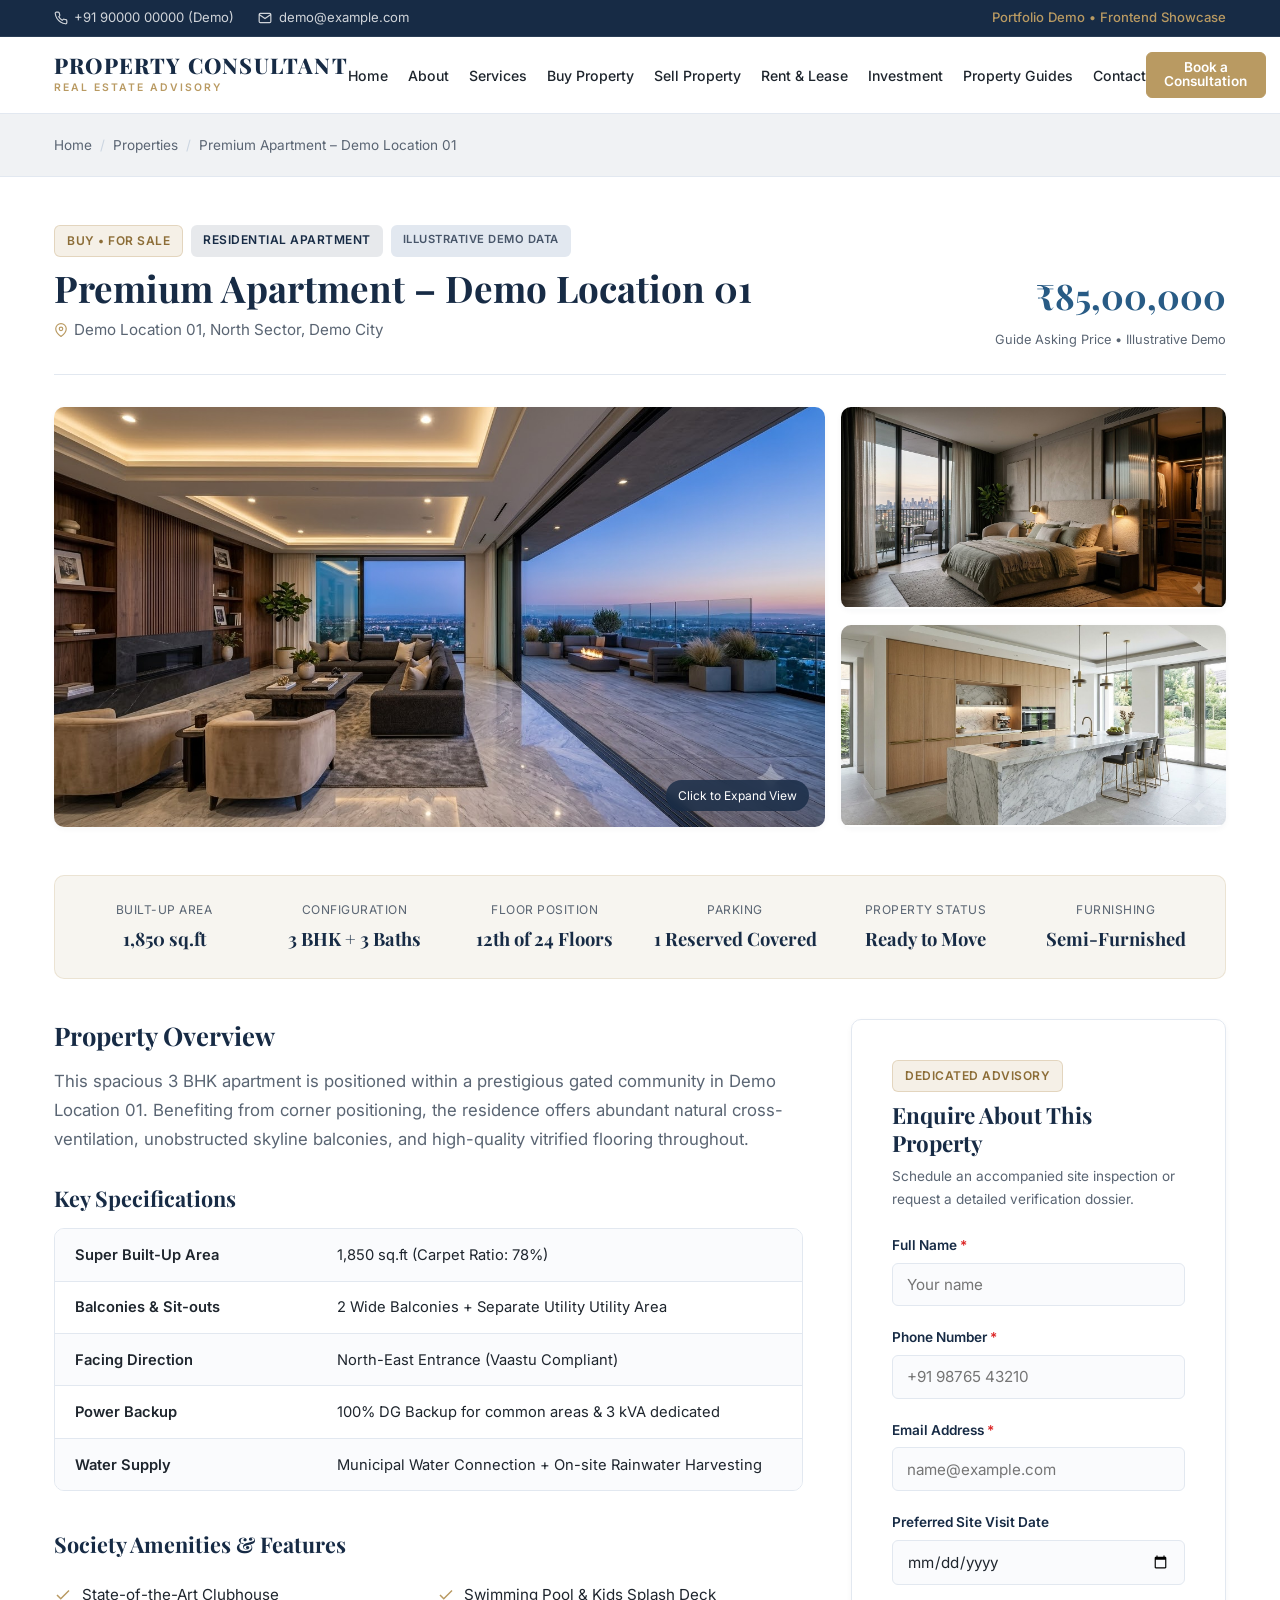
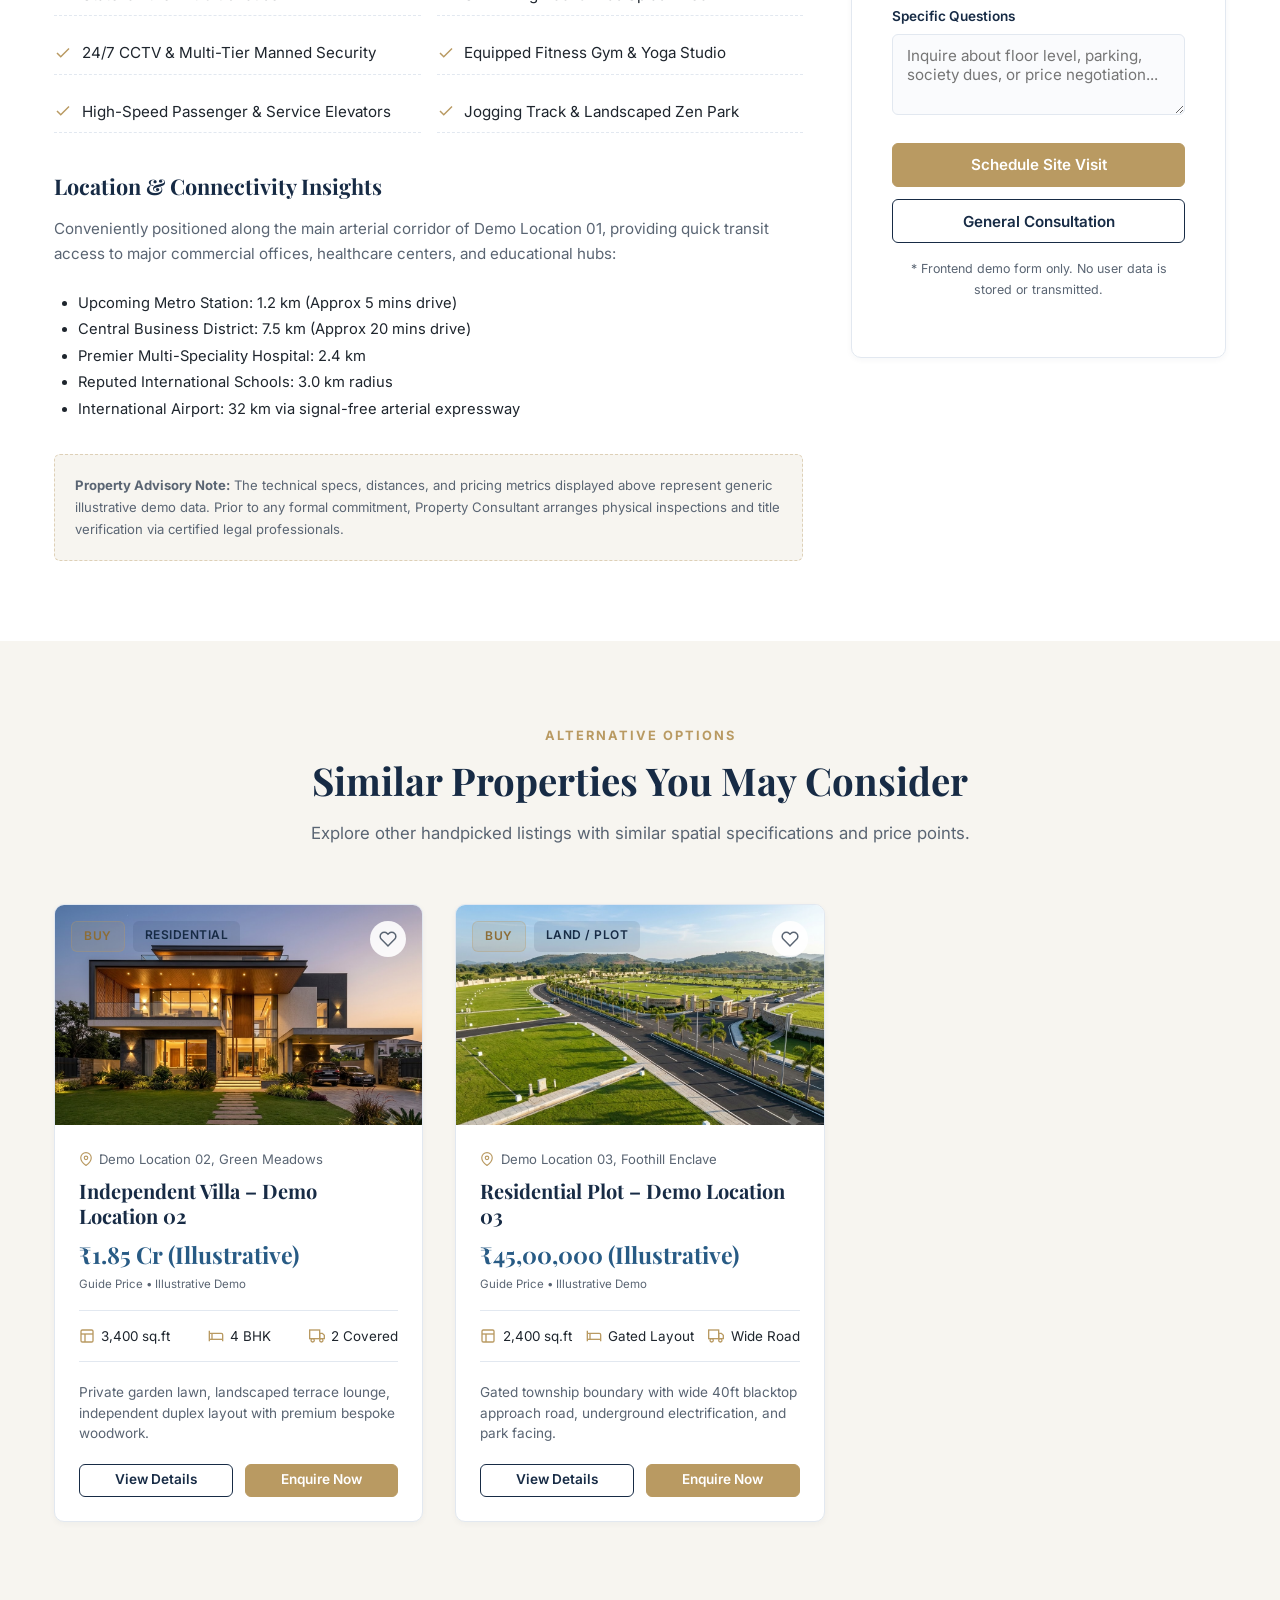
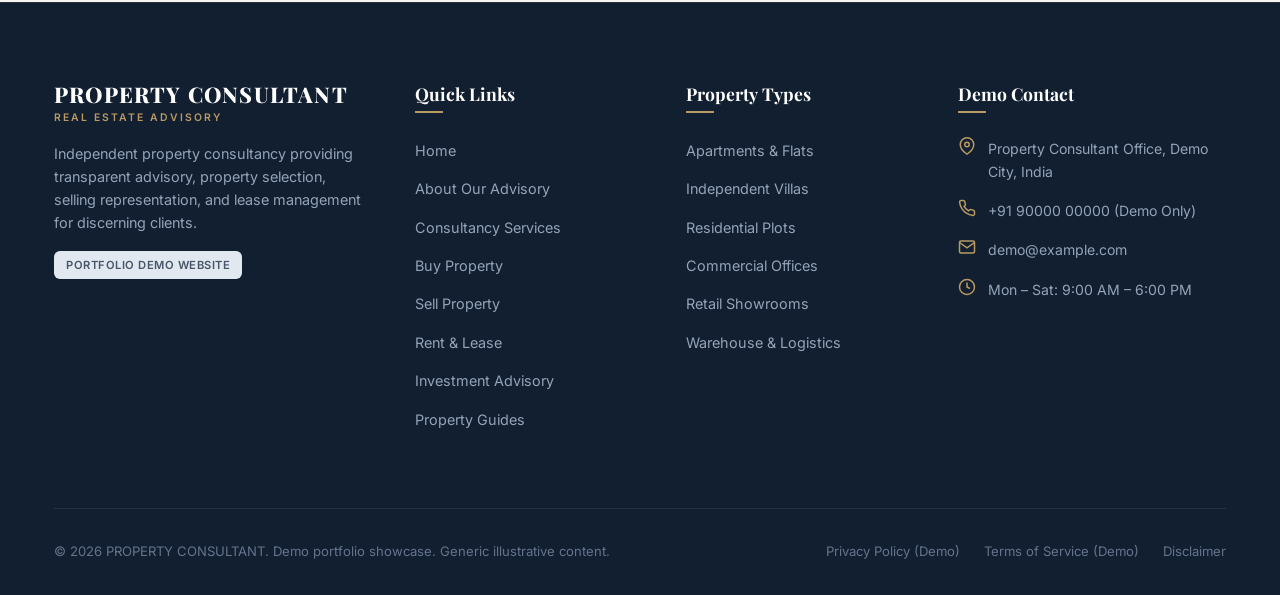
<file: property-details.html>
<!DOCTYPE html>
<html lang="en">
<head>
  <meta charset="UTF-8">
  <meta name="viewport" content="width=device-width, initial-scale=1.0">
  <title>Property Details | Property Consultant Real Estate Advisory</title>
  <meta name="description" content="In-depth specifications, architectural features, amenities, and location analysis for featured real estate listings.">
  <link rel="preconnect" href="https://fonts.googleapis.com">
  <link rel="preconnect" href="https://fonts.gstatic.com" crossorigin>
  <link href="https://fonts.googleapis.com/css2?family=Inter:wght@300;400;500;600;700&family=Playfair+Display:ital,wght@0,600;0,700;1,600&display=swap" rel="stylesheet">
  <link rel="stylesheet" href="css/style.css">
</head>
<body>

  <!-- Top Bar -->
  <aside class="header-top" aria-label="Quick contact and demo notice">
    <div class="container">
      <div class="header-top-info">
        <span><svg width="14" height="14" viewBox="0 0 24 24" fill="none" stroke="currentColor" stroke-width="2"><path d="M22 16.92v3a2 2 0 0 1-2.18 2 19.79 19.79 0 0 1-8.63-3.07 19.5 19.5 0 0 1-6-6 19.79 19.79 0 0 1-3.07-8.67A2 2 0 0 1 4.11 2h3a2 2 0 0 1 2 1.72 12.84 12.84 0 0 0 .7 2.81 2 2 0 0 1-.45 2.11L8.09 9.91a16 16 0 0 0 6 6l1.27-1.27a2 2 0 0 1 2.11-.45 12.84 12.84 0 0 0 2.81.7A2 2 0 0 1 22 16.92z"/></svg> +91 90000 00000 (Demo)</span>
        <span><svg width="14" height="14" viewBox="0 0 24 24" fill="none" stroke="currentColor" stroke-width="2"><path d="M4 4h16c1.1 0 2 .9 2 2v12c0 1.1-.9 2-2 2H4c-1.1 0-2-.9-2-2V6c0-1.1.9-2 2-2z"/><polyline points="22,6 12,13 2,6"/></svg> demo@example.com</span>
      </div>
      <div class="header-top-badge">
        <span>Portfolio Demo • Frontend Showcase</span>
      </div>
    </div>
  </aside>

  <!-- Navigation -->
  <header class="site-header">
    <div class="container">
      <nav class="navbar" aria-label="Main Navigation">
        <a href="index.html" class="brand-logo" aria-label="Property Consultant Home">
          <span class="brand-title">PROPERTY CONSULTANT</span>
          <span class="brand-subtitle">Real Estate Advisory</span>
        </a>

        <ul class="nav-menu">
          <li><a href="index.html" class="nav-link">Home</a></li>
          <li><a href="about.html" class="nav-link">About</a></li>
          <li><a href="services.html" class="nav-link">Services</a></li>
          <li><a href="buy-property.html" class="nav-link">Buy Property</a></li>
          <li><a href="sell-property.html" class="nav-link">Sell Property</a></li>
          <li><a href="rent.html" class="nav-link">Rent & Lease</a></li>
          <li><a href="investment.html" class="nav-link">Investment</a></li>
          <li><a href="blog.html" class="nav-link">Property Guides</a></li>
          <li><a href="contact.html" class="nav-link">Contact</a></li>
        </ul>

        <div class="nav-actions">
          <button class="btn btn-primary btn-sm" data-open-modal="consultation">Book a Consultation</button>
          <button class="mobile-toggle" aria-label="Toggle navigation menu" aria-expanded="false">
            <svg viewBox="0 0 24 24" fill="none" stroke="currentColor" stroke-width="2"><line x1="3" y1="12" x2="21" y2="12"/><line x1="3" y1="6" x2="21" y2="6"/><line x1="3" y1="18" x2="21" y2="18"/></svg>
          </button>
        </div>
      </nav>
    </div>
  </header>

  <main>
    <!-- Breadcrumbs -->
    <section class="section-bg-grey" style="padding: 1.25rem 0; border-bottom: 1px solid var(--border-color);">
      <div class="container">
        <div class="breadcrumbs" style="justify-content: flex-start; margin-bottom: 0;">
          <a href="index.html">Home</a>
          <span class="separator">/</span>
          <a href="buy-property.html">Properties</a>
          <span class="separator">/</span>
          <span id="detailBreadcrumb">Premium Apartment – Demo Location 01</span>
        </div>
      </div>
    </section>

    <!-- Property Main Details Section -->
    <section class="section" style="padding-top: 3rem;">
      <div class="container">
        <!-- Title and Price Header -->
        <div class="property-detail-header reveal">
          <div>
            <div style="display: flex; gap: 0.5rem; margin-bottom: 0.5rem;">
              <span class="badge badge-gold" id="detailTypeBadge">BUY • FOR SALE</span>
              <span class="badge badge-navy" id="detailCategoryBadge">RESIDENTIAL APARTMENT</span>
              <span class="badge badge-demo">ILLUSTRATIVE DEMO DATA</span>
            </div>
            <h1 id="detailTitle" style="font-size: 2.3rem; margin-bottom: 0.4rem;">Premium Apartment – Demo Location 01</h1>
            <div class="property-location" style="font-size: 0.95rem;">
              <svg viewBox="0 0 24 24" fill="none" stroke="currentColor" stroke-width="2"><path d="M21 10c0 7-9 13-9 13s-9-6-9-13a9 9 0 0 1 18 0z"/><circle cx="12" cy="10" r="3"/></svg>
              <span id="detailLocation">Demo Location 01, North Sector, Demo City</span>
            </div>
          </div>

          <div style="text-align: right;">
            <div class="property-price" id="detailPrice" style="font-size: 2.2rem; margin-bottom: 0.25rem;">
              ₹85,00,000
            </div>
            <span style="font-size: 0.8rem; color: var(--text-muted); display: block;">Guide Asking Price • Illustrative Demo</span>
          </div>
        </div>

        <!-- Image Gallery Placeholder Grid (Prepared for Google Flow Replacements) -->
        <!-- Property Image Gallery Grid -->
        <div class="property-gallery-grid reveal">
          <!-- Main Hero Gallery Image -->
          <div class="gallery-clickable" data-label="Primary Exterior & Living View" style="cursor: pointer; border-radius: var(--radius-md); overflow: hidden; box-shadow: var(--shadow-sm); position: relative;">
            <img id="detailMainImg" src="images/gallery-main-01.jpg" alt="Primary Property View" style="width: 100%; height: 420px; object-fit: cover; display: block;" loading="eager">
            <span style="position: absolute; bottom: 1rem; right: 1rem; background: rgba(23,43,69,0.8); color: #fff; padding: 0.35rem 0.75rem; border-radius: 20px; font-size: 0.75rem; backdrop-filter: blur(4px);">Click to Expand View</span>
          </div>

          <!-- Secondary Thumbs -->
          <div class="property-gallery-thumbs">
            <div class="gallery-clickable" data-label="Master Bedroom & Balcony View" style="cursor: pointer; border-radius: var(--radius-md); overflow: hidden; box-shadow: var(--shadow-sm);">
              <img src="images/gallery-suite-01.jpg" alt="Master Suite View" style="width: 100%; height: 200px; object-fit: cover; display: block;" loading="lazy">
            </div>

            <div class="gallery-clickable" data-label="Kitchen & Dining Architecture" style="cursor: pointer; border-radius: var(--radius-md); overflow: hidden; box-shadow: var(--shadow-sm);">
              <img src="images/gallery-amenity-01.jpg" alt="Kitchen & Amenities" style="width: 100%; height: 200px; object-fit: cover; display: block;" loading="lazy">
            </div>
          </div>
        </div>

        <!-- Key Specifications Strip -->
        <div class="specs-strip reveal">
          <div class="spec-box">
            <div class="spec-box-label">Built-Up Area</div>
            <div class="spec-box-val" id="detailSize">1,850 sq.ft</div>
          </div>
          <div class="spec-box">
            <div class="spec-box-label">Configuration</div>
            <div class="spec-box-val" id="detailConfig">3 BHK + 3 Baths</div>
          </div>
          <div class="spec-box">
            <div class="spec-box-label">Floor Position</div>
            <div class="spec-box-val">12th of 24 Floors</div>
          </div>
          <div class="spec-box">
            <div class="spec-box-label">Parking</div>
            <div class="spec-box-val" id="detailParking">1 Reserved Covered</div>
          </div>
          <div class="spec-box">
            <div class="spec-box-label">Property Status</div>
            <div class="spec-box-val" id="detailStatus">Ready to Move</div>
          </div>
          <div class="spec-box">
            <div class="spec-box-label">Furnishing</div>
            <div class="spec-box-val">Semi-Furnished</div>
          </div>
        </div>

        <!-- 2-Column Content: Left Details, Right Sidebar Form -->
        <div class="detail-layout">
          <!-- Left Column -->
          <div class="reveal">
            <!-- Property Overview -->
            <h2 style="font-size: 1.6rem; margin-bottom: 1rem;">Property Overview</h2>
            <p id="detailDesc" style="font-size: 1.05rem; line-height: 1.7; margin-bottom: 2rem;">
              This spacious 3 BHK apartment is positioned within a prestigious gated community in Demo Location 01. Benefiting from corner positioning, the residence offers abundant natural cross-ventilation, unobstructed skyline balconies, and high-quality vitrified flooring throughout.
            </p>

            <!-- Key Specifications Table -->
            <h3 style="font-size: 1.35rem; margin-bottom: 1rem;">Key Specifications</h3>
            <div style="border: 1px solid var(--border-color); border-radius: var(--radius-md); overflow: hidden; margin-bottom: 2.5rem;">
              <table style="width: 100%; border-collapse: collapse; font-size: 0.92rem; text-align: left;">
                <tbody>
                  <tr style="border-bottom: 1px solid var(--border-color); background: #FAFBFD;">
                    <td style="padding: 0.85rem 1.25rem; font-weight: 600; width: 35%;">Super Built-Up Area</td>
                    <td style="padding: 0.85rem 1.25rem; color: var(--text-charcoal);">1,850 sq.ft (Carpet Ratio: 78%)</td>
                  </tr>
                  <tr style="border-bottom: 1px solid var(--border-color);">
                    <td style="padding: 0.85rem 1.25rem; font-weight: 600;">Balconies & Sit-outs</td>
                    <td style="padding: 0.85rem 1.25rem; color: var(--text-charcoal);">2 Wide Balconies + Separate Utility Utility Area</td>
                  </tr>
                  <tr style="border-bottom: 1px solid var(--border-color); background: #FAFBFD;">
                    <td style="padding: 0.85rem 1.25rem; font-weight: 600;">Facing Direction</td>
                    <td style="padding: 0.85rem 1.25rem; color: var(--text-charcoal);">North-East Entrance (Vaastu Compliant)</td>
                  </tr>
                  <tr style="border-bottom: 1px solid var(--border-color);">
                    <td style="padding: 0.85rem 1.25rem; font-weight: 600;">Power Backup</td>
                    <td style="padding: 0.85rem 1.25rem; color: var(--text-charcoal);">100% DG Backup for common areas & 3 kVA dedicated</td>
                  </tr>
                  <tr style="background: #FAFBFD;">
                    <td style="padding: 0.85rem 1.25rem; font-weight: 600;">Water Supply</td>
                    <td style="padding: 0.85rem 1.25rem; color: var(--text-charcoal);">Municipal Water Connection + On-site Rainwater Harvesting</td>
                  </tr>
                </tbody>
              </table>
            </div>

            <!-- Amenities -->
            <h3 style="font-size: 1.35rem; margin-bottom: 0.75rem;">Society Amenities & Features</h3>
            <div class="amenities-grid" style="margin-bottom: 2.5rem;">
              <div class="amenity-item">
                <svg viewBox="0 0 24 24" fill="none" stroke="currentColor" stroke-width="2"><polyline points="20 6 9 17 4 12"/></svg>
                <span>State-of-the-Art Clubhouse</span>
              </div>
              <div class="amenity-item">
                <svg viewBox="0 0 24 24" fill="none" stroke="currentColor" stroke-width="2"><polyline points="20 6 9 17 4 12"/></svg>
                <span>Swimming Pool & Kids Splash Deck</span>
              </div>
              <div class="amenity-item">
                <svg viewBox="0 0 24 24" fill="none" stroke="currentColor" stroke-width="2"><polyline points="20 6 9 17 4 12"/></svg>
                <span>24/7 CCTV & Multi-Tier Manned Security</span>
              </div>
              <div class="amenity-item">
                <svg viewBox="0 0 24 24" fill="none" stroke="currentColor" stroke-width="2"><polyline points="20 6 9 17 4 12"/></svg>
                <span>Equipped Fitness Gym & Yoga Studio</span>
              </div>
              <div class="amenity-item">
                <svg viewBox="0 0 24 24" fill="none" stroke="currentColor" stroke-width="2"><polyline points="20 6 9 17 4 12"/></svg>
                <span>High-Speed Passenger & Service Elevators</span>
              </div>
              <div class="amenity-item">
                <svg viewBox="0 0 24 24" fill="none" stroke="currentColor" stroke-width="2"><polyline points="20 6 9 17 4 12"/></svg>
                <span>Jogging Track & Landscaped Zen Park</span>
              </div>
            </div>

            <!-- Location Intelligence -->
            <h3 style="font-size: 1.35rem; margin-bottom: 1rem;">Location & Connectivity Insights</h3>
            <p style="font-size: 0.95rem; margin-bottom: 1.5rem;">
              Conveniently positioned along the main arterial corridor of Demo Location 01, providing quick transit access to major commercial offices, healthcare centers, and educational hubs:
            </p>
            <ul style="list-style: disc; padding-left: 1.5rem; margin-bottom: 2rem; color: var(--text-charcoal); font-size: 0.92rem; line-height: 1.8;">
              <li>Upcoming Metro Station: 1.2 km (Approx 5 mins drive)</li>
              <li>Central Business District: 7.5 km (Approx 20 mins drive)</li>
              <li>Premier Multi-Speciality Hospital: 2.4 km</li>
              <li>Reputed International Schools: 3.0 km radius</li>
              <li>International Airport: 32 km via signal-free arterial expressway</li>
            </ul>

            <!-- Demo Advisory Disclaimer Box -->
            <div class="demo-disclaimer-box">
              <strong>Property Advisory Note:</strong> The technical specs, distances, and pricing metrics displayed above represent generic illustrative demo data. Prior to any formal commitment, Property Consultant arranges physical inspections and title verification via certified legal professionals.
            </div>
          </div>

          <!-- Right Column: Sticky Enquiry Form -->
          <div class="sidebar-sticky reveal">
            <div class="form-card">
              <span class="badge badge-gold" style="margin-bottom: 0.6rem;">Dedicated Advisory</span>
              <h3 style="font-size: 1.4rem; margin-bottom: 0.5rem;">Enquire About This Property</h3>
              <p style="font-size: 0.85rem; color: var(--text-muted); margin-bottom: 1.5rem;">
                Schedule an accompanied site inspection or request a detailed verification dossier.
              </p>

              <form data-validate id="propertyDetailEnquiryForm">
                <div class="form-field">
                  <label for="detailClientName">Full Name <span class="required">*</span></label>
                  <input type="text" id="detailClientName" name="fullName" class="form-control" placeholder="Your name" required>
                  <span class="field-error-msg">Please enter your name.</span>
                </div>

                <div class="form-field">
                  <label for="detailClientPhone">Phone Number <span class="required">*</span></label>
                  <input type="tel" id="detailClientPhone" name="phone" class="form-control" placeholder="+91 98765 43210" required>
                  <span class="field-error-msg">Please enter a valid phone number.</span>
                </div>

                <div class="form-field">
                  <label for="detailClientEmail">Email Address <span class="required">*</span></label>
                  <input type="email" id="detailClientEmail" name="email" class="form-control" placeholder="name@example.com" required>
                  <span class="field-error-msg">Please enter a valid email address.</span>
                </div>

                <div class="form-field">
                  <label for="detailVisitDate">Preferred Site Visit Date</label>
                  <input type="date" id="detailVisitDate" name="visitDate" class="form-control">
                </div>

                <div class="form-field">
                  <label for="detailQuestions">Specific Questions</label>
                  <textarea id="detailQuestions" name="message" class="form-control" rows="3" placeholder="Inquire about floor level, parking, society dues, or price negotiation..."></textarea>
                </div>

                <button type="submit" class="btn btn-primary btn-block">Schedule Site Visit</button>
                <button type="button" class="btn btn-outline btn-block" style="margin-top: 0.75rem;" data-open-modal="consultation">General Consultation</button>

                <p class="form-disclaimer">
                  * Frontend demo form only. No user data is stored or transmitted.
                </p>
              </form>
            </div>
          </div>
        </div>
      </div>
    </section>

    <!-- Similar Properties Section -->
    <section class="section section-bg-beige">
      <div class="container">
        <div class="section-header reveal">
          <span class="section-eyebrow">Alternative Options</span>
          <h2 class="section-title">Similar Properties You May Consider</h2>
          <p class="section-description">
            Explore other handpicked listings with similar spatial specifications and price points.
          </p>
        </div>

        <div class="properties-grid" id="similarPropertiesGrid">
          <!-- Card 1 -->
          <article class="property-card reveal">
            <div class="property-card-image-wrap">
              <img src="images/property-02.jpg" alt="Independent Villa" style="width: 100%; height: 220px; object-fit: cover; display: block;" loading="lazy">
              <div class="property-card-tags">
                <span class="badge badge-gold">BUY</span>
                <span class="badge badge-navy">RESIDENTIAL</span>
              </div>
              <button class="property-fav-btn" data-property-id="prop-2" aria-label="Save Property">
                <svg viewBox="0 0 24 24"><path d="M20.84 4.61a5.5 5.5 0 0 0-7.78 0L12 5.67l-1.06-1.06a5.5 5.5 0 0 0-7.78 7.78l1.06 1.06L12 21.23l7.78-7.78 1.06-1.06a5.5 5.5 0 0 0 0-7.78z"/></svg>
              </button>
            </div>
            <div class="property-card-body">
              <div class="property-location">
                <svg viewBox="0 0 24 24" fill="none" stroke="currentColor" stroke-width="2"><path d="M21 10c0 7-9 13-9 13s-9-6-9-13a9 9 0 0 1 18 0z"/><circle cx="12" cy="10" r="3"/></svg>
                <span>Demo Location 02, Green Meadows</span>
              </div>
              <h3 class="property-title">
                <a href="property-details.html?id=prop-2">Independent Villa – Demo Location 02</a>
              </h3>
              <div class="property-price">
                ₹1.85 Cr (Illustrative)
                <span class="label">Guide Price • Illustrative Demo</span>
              </div>
              <div class="property-specs">
                <div class="property-spec-item">
                  <svg viewBox="0 0 24 24" fill="none" stroke="currentColor" stroke-width="2"><rect x="3" y="3" width="18" height="18" rx="2"/><path d="M3 9h18"/><path d="M9 21V9"/></svg>
                  <span>3,400 sq.ft</span>
                </div>
                <div class="property-spec-item">
                  <svg viewBox="0 0 24 24" fill="none" stroke="currentColor" stroke-width="2"><path d="M2 4v16"/><path d="M2 8h18a2 2 0 0 1 2 2v10"/><path d="M2 17h20"/><path d="M6 8v9"/></svg>
                  <span>4 BHK</span>
                </div>
                <div class="property-spec-item">
                  <svg viewBox="0 0 24 24" fill="none" stroke="currentColor" stroke-width="2"><rect x="1" y="3" width="15" height="13"/><polygon points="16 8 20 8 23 11 23 16 16 16 16 8"/><circle cx="5.5" cy="18.5" r="2.5"/><circle cx="18.5" cy="18.5" r="2.5"/></svg>
                  <span>2 Covered</span>
                </div>
              </div>
              <p class="property-highlights">Private garden lawn, landscaped terrace lounge, independent duplex layout with premium bespoke woodwork.</p>
              <div class="property-card-actions">
                <a href="property-details.html?id=prop-2" class="btn btn-outline btn-sm">View Details</a>
                <button class="btn btn-primary btn-sm" data-open-modal="consultation">Enquire Now</button>
              </div>
            </div>
          </article>

          <!-- Card 2 -->
          <article class="property-card reveal">
            <div class="property-card-image-wrap">
              <img src="images/property-03.jpg" alt="Residential Plot" style="width: 100%; height: 220px; object-fit: cover; display: block;" loading="lazy">
              <div class="property-card-tags">
                <span class="badge badge-gold">BUY</span>
                <span class="badge badge-navy">LAND / PLOT</span>
              </div>
              <button class="property-fav-btn" data-property-id="prop-3" aria-label="Save Property">
                <svg viewBox="0 0 24 24"><path d="M20.84 4.61a5.5 5.5 0 0 0-7.78 0L12 5.67l-1.06-1.06a5.5 5.5 0 0 0-7.78 7.78l1.06 1.06L12 21.23l7.78-7.78 1.06-1.06a5.5 5.5 0 0 0 0-7.78z"/></svg>
              </button>
            </div>
            <div class="property-card-body">
              <div class="property-location">
                <svg viewBox="0 0 24 24" fill="none" stroke="currentColor" stroke-width="2"><path d="M21 10c0 7-9 13-9 13s-9-6-9-13a9 9 0 0 1 18 0z"/><circle cx="12" cy="10" r="3"/></svg>
                <span>Demo Location 03, Foothill Enclave</span>
              </div>
              <h3 class="property-title">
                <a href="property-details.html?id=prop-3">Residential Plot – Demo Location 03</a>
              </h3>
              <div class="property-price">
                ₹45,00,000 (Illustrative)
                <span class="label">Guide Price • Illustrative Demo</span>
              </div>
              <div class="property-specs">
                <div class="property-spec-item">
                  <svg viewBox="0 0 24 24" fill="none" stroke="currentColor" stroke-width="2"><rect x="3" y="3" width="18" height="18" rx="2"/><path d="M3 9h18"/><path d="M9 21V9"/></svg>
                  <span>2,400 sq.ft</span>
                </div>
                <div class="property-spec-item">
                  <svg viewBox="0 0 24 24" fill="none" stroke="currentColor" stroke-width="2"><path d="M2 4v16"/><path d="M2 8h18a2 2 0 0 1 2 2v10"/><path d="M2 17h20"/><path d="M6 8v9"/></svg>
                  <span>Gated Layout</span>
                </div>
                <div class="property-spec-item">
                  <svg viewBox="0 0 24 24" fill="none" stroke="currentColor" stroke-width="2"><rect x="1" y="3" width="15" height="13"/><polygon points="16 8 20 8 23 11 23 16 16 16 16 8"/><circle cx="5.5" cy="18.5" r="2.5"/><circle cx="18.5" cy="18.5" r="2.5"/></svg>
                  <span>Wide Road</span>
                </div>
              </div>
              <p class="property-highlights">Gated township boundary with wide 40ft blacktop approach road, underground electrification, and park facing.</p>
              <div class="property-card-actions">
                <a href="property-details.html?id=prop-3" class="btn btn-outline btn-sm">View Details</a>
                <button class="btn btn-primary btn-sm" data-open-modal="consultation">Enquire Now</button>
              </div>
            </div>
          </article>
        </div>
      </div>
    </section>
  </main>

  <!-- Gallery Lightbox Modal Popup -->
  <div id="lightboxModal" class="lightbox-overlay" role="dialog" aria-modal="true" aria-label="Expanded Gallery View">
    <div class="lightbox-box">
      <button class="lightbox-close" aria-label="Close Lightbox">&times;</button>
      <div class="lightbox-title" style="color: var(--primary-navy); font-weight: 700; margin-bottom: 1rem; font-family: var(--font-serif); font-size: 1.2rem;">Expanded Property View</div>
      <div style="border-radius: var(--radius-sm); overflow: hidden; background: #000;">
        <img id="lightboxImg" src="images/gallery-main-01.jpg" alt="Expanded Property Photograph" style="width: 100%; max-height: 550px; object-fit: contain; display: block;">
      </div>
      <div style="text-align: right; margin-top: 1rem;">
        <span style="font-size: 0.8rem; color: var(--text-muted);">Press Esc or click outside to close preview</span>
      </div>
    </div>
  </div>

  <!-- Footer -->
  <footer class="site-footer">
    <div class="container">
      <div class="footer-top">
        <div class="footer-col footer-brand">
          <a href="index.html" class="brand-logo">
            <span class="brand-title">PROPERTY CONSULTANT</span>
            <span class="brand-subtitle">Real Estate Advisory</span>
          </a>
          <p class="footer-desc">
            Independent property consultancy providing transparent advisory, property selection, selling representation, and lease management for discerning clients.
          </p>
          <div style="margin-top: 1rem;">
            <span class="badge badge-demo">Portfolio Demo Website</span>
          </div>
        </div>

        <div class="footer-col">
          <h4>Quick Links</h4>
          <ul class="footer-links">
            <li><a href="index.html">Home</a></li>
            <li><a href="about.html">About Our Advisory</a></li>
            <li><a href="services.html">Consultancy Services</a></li>
            <li><a href="buy-property.html">Buy Property</a></li>
            <li><a href="sell-property.html">Sell Property</a></li>
            <li><a href="rent.html">Rent & Lease</a></li>
            <li><a href="investment.html">Investment Advisory</a></li>
            <li><a href="blog.html">Property Guides</a></li>
          </ul>
        </div>

        <div class="footer-col">
          <h4>Property Types</h4>
          <ul class="footer-links">
            <li><a href="buy-property.html">Apartments & Flats</a></li>
            <li><a href="buy-property.html">Independent Villas</a></li>
            <li><a href="buy-property.html">Residential Plots</a></li>
            <li><a href="buy-property.html">Commercial Offices</a></li>
            <li><a href="buy-property.html">Retail Showrooms</a></li>
            <li><a href="rent.html">Warehouse & Logistics</a></li>
          </ul>
        </div>

        <div class="footer-col">
          <h4>Demo Contact</h4>
          <div class="footer-contact-item">
            <svg viewBox="0 0 24 24" fill="none" stroke="currentColor" stroke-width="2"><path d="M21 10c0 7-9 13-9 13s-9-6-9-13a9 9 0 0 1 18 0z"/><circle cx="12" cy="10" r="3"/></svg>
            <span>Property Consultant Office, Demo City, India</span>
          </div>
          <div class="footer-contact-item">
            <svg viewBox="0 0 24 24" fill="none" stroke="currentColor" stroke-width="2"><path d="M22 16.92v3a2 2 0 0 1-2.18 2 19.79 19.79 0 0 1-8.63-3.07 19.5 19.5 0 0 1-6-6 19.79 19.79 0 0 1-3.07-8.67A2 2 0 0 1 4.11 2h3a2 2 0 0 1 2 1.72 12.84 12.84 0 0 0 .7 2.81 2 2 0 0 1-.45 2.11L8.09 9.91a16 16 0 0 0 6 6l1.27-1.27a2 2 0 0 1 2.11-.45 12.84 12.84 0 0 0 2.81.7A2 2 0 0 1 22 16.92z"/></svg>
            <span>+91 90000 00000 (Demo Only)</span>
          </div>
          <div class="footer-contact-item">
            <svg viewBox="0 0 24 24" fill="none" stroke="currentColor" stroke-width="2"><path d="M4 4h16c1.1 0 2 .9 2 2v12c0 1.1-.9 2-2 2H4c-1.1 0-2-.9-2-2V6c0-1.1.9-2 2-2z"/><polyline points="22,6 12,13 2,6"/></svg>
            <span>demo@example.com</span>
          </div>
          <div class="footer-contact-item">
            <svg viewBox="0 0 24 24" fill="none" stroke="currentColor" stroke-width="2"><circle cx="12" cy="12" r="10"/><polyline points="12 6 12 12 16 14"/></svg>
            <span>Mon – Sat: 9:00 AM – 6:00 PM</span>
          </div>
        </div>
      </div>

      <div class="footer-bottom">
        <div>
          &copy; 2026 PROPERTY CONSULTANT. Demo portfolio showcase. Generic illustrative content.
        </div>
        <div class="footer-bottom-links">
          <a href="contact.html">Privacy Policy (Demo)</a>
          <a href="contact.html">Terms of Service (Demo)</a>
          <a href="contact.html">Disclaimer</a>
        </div>
      </div>
    </div>
  </footer>

  <!-- Book A Consultation Modal Popup -->
  <div id="consultationModal" class="modal-overlay" role="dialog" aria-modal="true" aria-labelledby="modalTitleDetail">
    <div class="modal-content">
      <button class="modal-close-btn" data-close-modal aria-label="Close Modal">&times;</button>
      <div class="modal-header">
        <span class="badge badge-gold" style="margin-bottom: 0.5rem;">Advisory Session</span>
        <h2 id="modalTitleDetail" style="font-size: 1.6rem; margin-bottom: 0.25rem;">Book a Consultation</h2>
        <p style="font-size: 0.88rem; color: var(--text-muted); margin-bottom: 0;">Connect with our real estate consultant to discuss your property requirements.</p>
      </div>

      <form data-validate id="modalConsultationFormDetail">
        <div class="form-grid-2">
          <div class="form-field">
            <label for="modalFullNameDetail">Full Name <span class="required">*</span></label>
            <input type="text" id="modalFullNameDetail" name="fullName" class="form-control" placeholder="Enter your name" required>
            <span class="field-error-msg">Please enter your full name.</span>
          </div>

          <div class="form-field">
            <label for="modalPhoneDetail">Phone Number <span class="required">*</span></label>
            <input type="tel" id="modalPhoneDetail" name="phone" class="form-control" placeholder="+91 98765 43210" required>
            <span class="field-error-msg">Please enter a valid phone number.</span>
          </div>
        </div>

        <div class="form-grid-2">
          <div class="form-field">
            <label for="modalEmailDetail">Email Address <span class="required">*</span></label>
            <input type="email" id="modalEmailDetail" name="email" class="form-control" placeholder="name@example.com" required>
            <span class="field-error-msg">Please enter a valid email address.</span>
          </div>

          <div class="form-field">
            <label for="modalDateDetail">Preferred Date <span class="required">*</span></label>
            <input type="date" id="modalDateDetail" name="preferredDate" class="form-control" required>
            <span class="field-error-msg">Please select a preferred date.</span>
          </div>
        </div>

        <div class="form-grid-2">
          <div class="form-field">
            <label for="modalServiceDetail">Interested Service <span class="required">*</span></label>
            <select id="modalServiceDetail" name="service" class="form-control" required>
              <option value="buy" selected>Property Buying Advisory</option>
              <option value="sell">Property Selling Representation</option>
              <option value="rent">Rental & Leasing Assistance</option>
              <option value="investment">Investment Planning & Evaluation</option>
              <option value="evaluation">Property Site Evaluation</option>
            </select>
            <span class="field-error-msg">Please choose a service.</span>
          </div>

          <div class="form-field">
            <label for="modalCategoryDetail">Property Category <span class="required">*</span></label>
            <select id="modalCategoryDetail" name="category" class="form-control" required>
              <option value="residential" selected>Residential (Apartment / Villa)</option>
              <option value="commercial">Commercial (Office / Retail)</option>
              <option value="plot">Plot / Land</option>
              <option value="industrial">Industrial / Warehouse</option>
            </select>
            <span class="field-error-msg">Please select a property category.</span>
          </div>
        </div>

        <div class="form-field">
          <label for="modalMessageDetail">Your Requirements & Questions</label>
          <textarea id="modalMessageDetail" name="message" class="form-control" rows="3" placeholder="Tell us about your budget, target location, or specific questions..."></textarea>
        </div>

        <button type="submit" class="btn btn-primary btn-block">Confirm Consultation Request</button>

        <p class="form-disclaimer">
          * Frontend demonstration form only. No personal data is stored or transmitted.
        </p>
      </form>
    </div>
  </div>

  <!-- Back to Top Button -->
  <button class="back-to-top" aria-label="Back to top">
    <svg viewBox="0 0 24 24" fill="none" stroke="currentColor" stroke-width="2"><polyline points="18 15 12 9 6 15"/></svg>
  </button>

  <script src="js/script.js"></script>
  <script>
    // URL Query Parameter handling for Property Detail dynamic sync
    document.addEventListener('DOMContentLoaded', () => {
      const urlParams = new URLSearchParams(window.location.search);
      const propId = urlParams.get('id');

      if (propId && typeof demoProperties !== 'undefined') {
        const found = demoProperties.find(p => p.id === propId);
        if (found) {
          document.title = found.title + " | Property Consultant";
          document.getElementById('detailBreadcrumb').textContent = found.title;
          document.getElementById('detailTitle').textContent = found.title;
          document.getElementById('detailLocation').textContent = found.location;
          document.getElementById('detailPrice').textContent = found.priceFormatted;
          document.getElementById('detailSize').textContent = found.size;
          document.getElementById('detailConfig').textContent = found.bedrooms;
          document.getElementById('detailParking').textContent = found.parking;
          document.getElementById('detailStatus').textContent = found.status;
          document.getElementById('detailDesc').textContent = found.highlights + " Formulated under standard engineering practices with certified statutory permissions and optimal square footage distribution.";
          document.getElementById('detailTypeBadge').textContent = found.type.toUpperCase() + (found.type === 'rent' ? ' • FOR LEASE' : ' • FOR SALE');
          document.getElementById('detailCategoryBadge').textContent = found.category.toUpperCase() + " " + found.subtype.toUpperCase();
          if (found.image) {
            const mainImg = document.getElementById('detailMainImg');
            if (mainImg) mainImg.src = found.image;
            const lightboxImg = document.getElementById('lightboxImg');
            if (lightboxImg) lightboxImg.src = found.image;
          }
        }
      }
    });
  </script>
</body>
</html>
</file>
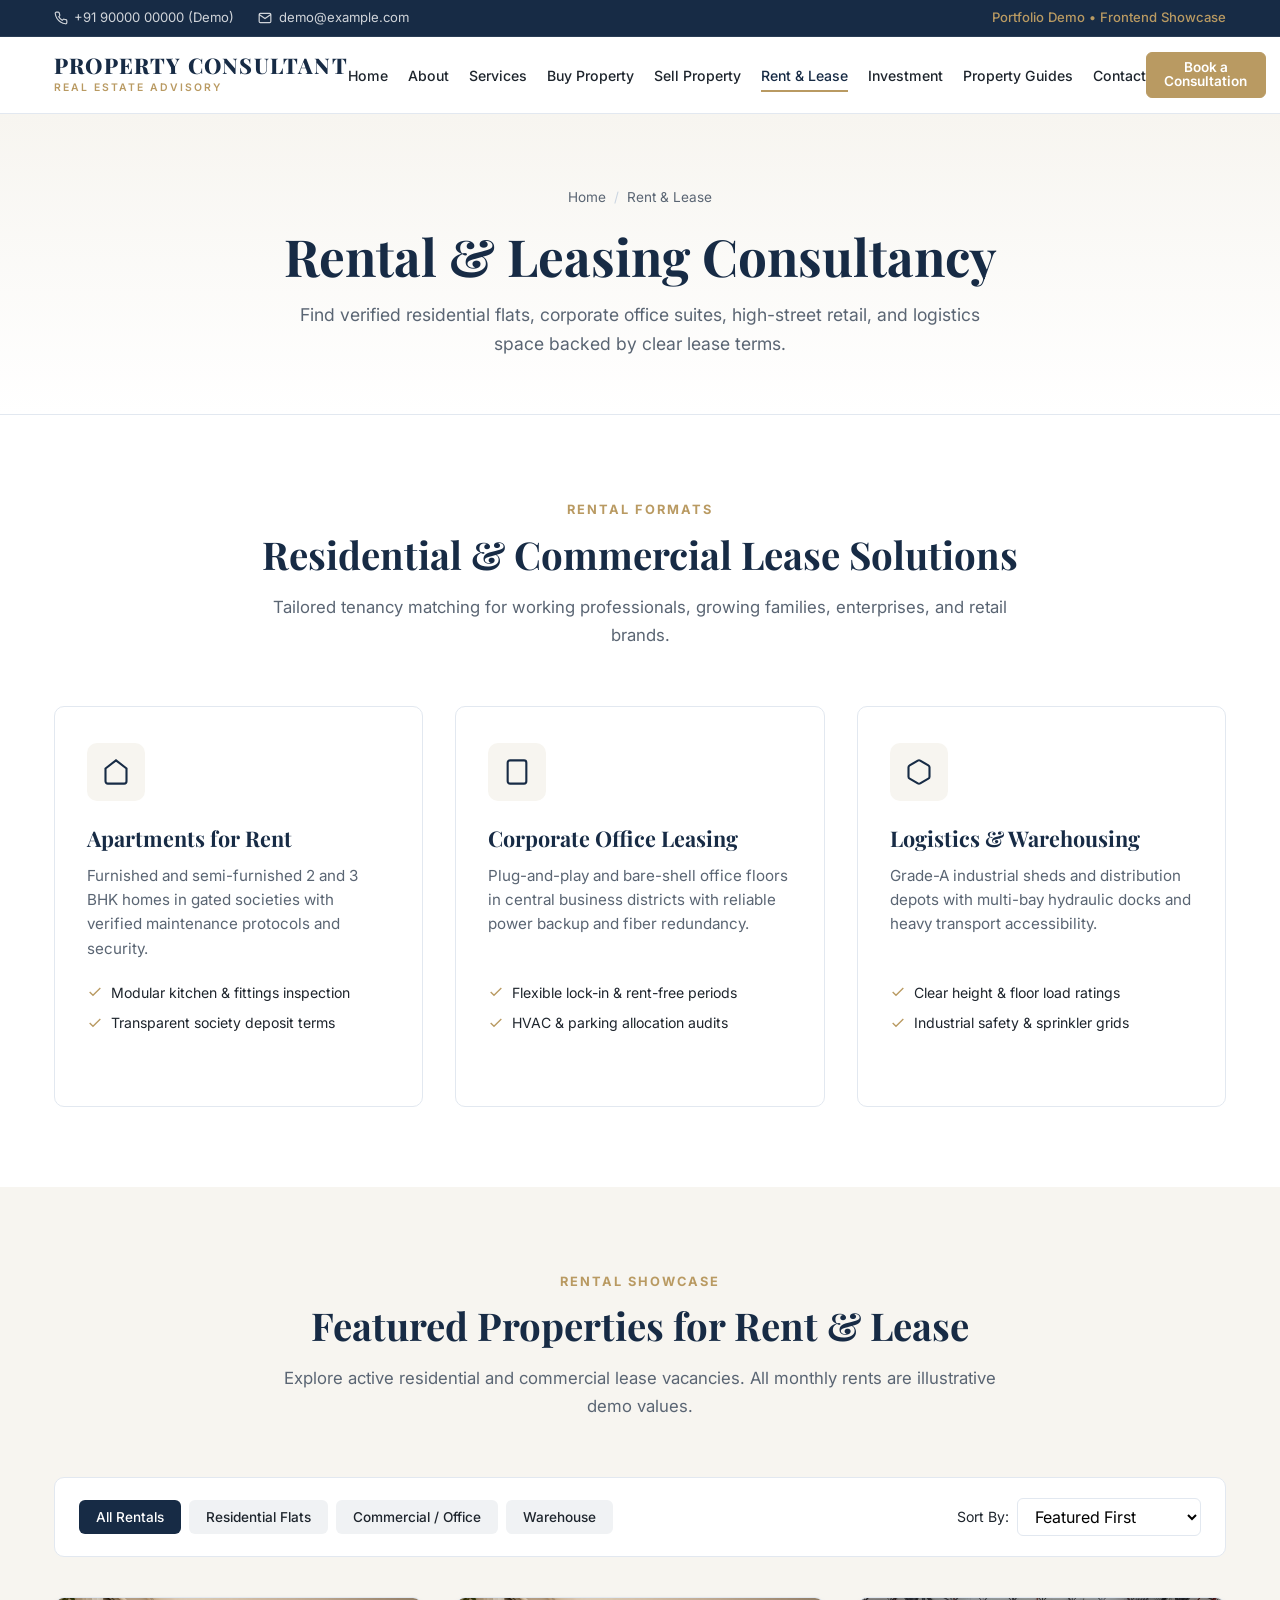
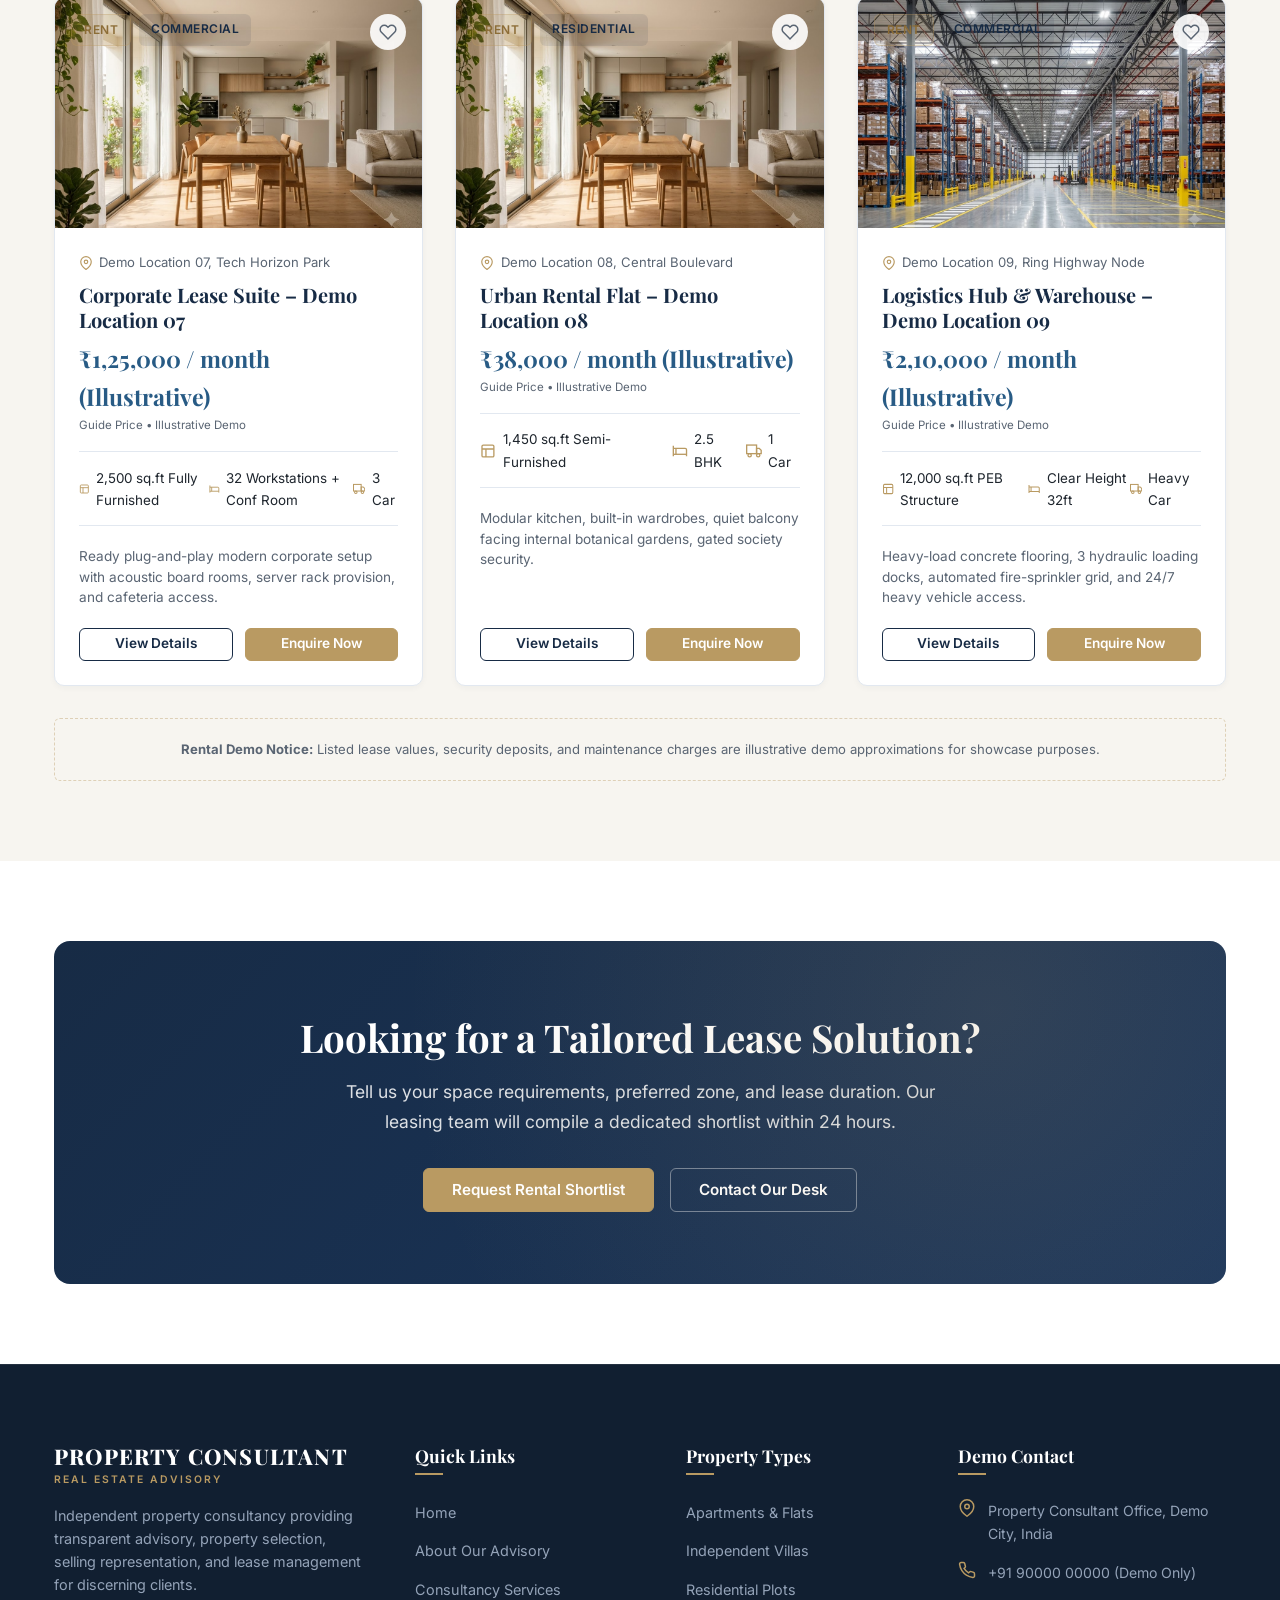
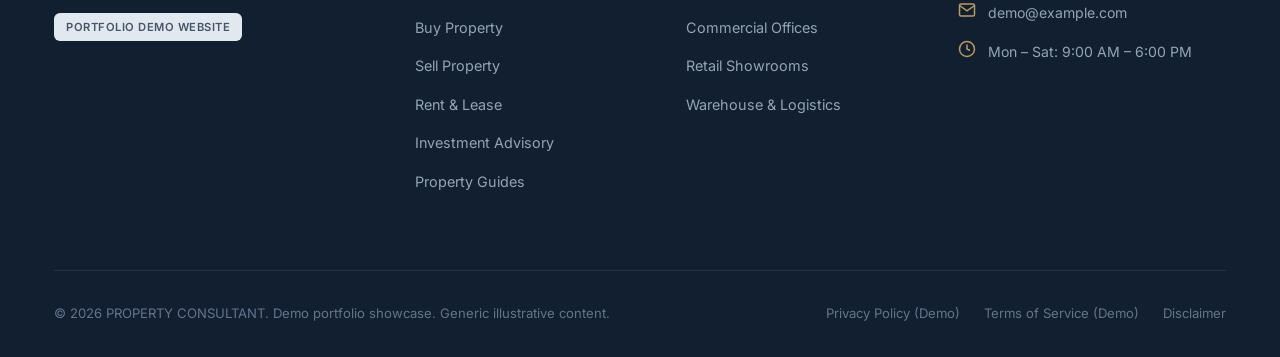
<file: rent.html>
<!DOCTYPE html>
<html lang="en">
<head>
  <meta charset="UTF-8">
  <meta name="viewport" content="width=device-width, initial-scale=1.0">
  <title>Rent & Lease | Property Consultant Real Estate Advisory</title>
  <meta name="description" content="Discover verified residential apartments for rent and prime commercial office leasing with transparent lease advisory and fair rental valuations.">
  <link rel="preconnect" href="https://fonts.googleapis.com">
  <link rel="preconnect" href="https://fonts.gstatic.com" crossorigin>
  <link href="https://fonts.googleapis.com/css2?family=Inter:wght@300;400;500;600;700&family=Playfair+Display:ital,wght@0,600;0,700;1,600&display=swap" rel="stylesheet">
  <link rel="stylesheet" href="css/style.css">
</head>
<body>

  <!-- Top Bar -->
  <aside class="header-top" aria-label="Quick contact and demo notice">
    <div class="container">
      <div class="header-top-info">
        <span><svg width="14" height="14" viewBox="0 0 24 24" fill="none" stroke="currentColor" stroke-width="2"><path d="M22 16.92v3a2 2 0 0 1-2.18 2 19.79 19.79 0 0 1-8.63-3.07 19.5 19.5 0 0 1-6-6 19.79 19.79 0 0 1-3.07-8.67A2 2 0 0 1 4.11 2h3a2 2 0 0 1 2 1.72 12.84 12.84 0 0 0 .7 2.81 2 2 0 0 1-.45 2.11L8.09 9.91a16 16 0 0 0 6 6l1.27-1.27a2 2 0 0 1 2.11-.45 12.84 12.84 0 0 0 2.81.7A2 2 0 0 1 22 16.92z"/></svg> +91 90000 00000 (Demo)</span>
        <span><svg width="14" height="14" viewBox="0 0 24 24" fill="none" stroke="currentColor" stroke-width="2"><path d="M4 4h16c1.1 0 2 .9 2 2v12c0 1.1-.9 2-2 2H4c-1.1 0-2-.9-2-2V6c0-1.1.9-2 2-2z"/><polyline points="22,6 12,13 2,6"/></svg> demo@example.com</span>
      </div>
      <div class="header-top-badge">
        <span>Portfolio Demo • Frontend Showcase</span>
      </div>
    </div>
  </aside>

  <!-- Navigation -->
  <header class="site-header">
    <div class="container">
      <nav class="navbar" aria-label="Main Navigation">
        <a href="index.html" class="brand-logo" aria-label="Property Consultant Home">
          <span class="brand-title">PROPERTY CONSULTANT</span>
          <span class="brand-subtitle">Real Estate Advisory</span>
        </a>

        <ul class="nav-menu">
          <li><a href="index.html" class="nav-link">Home</a></li>
          <li><a href="about.html" class="nav-link">About</a></li>
          <li><a href="services.html" class="nav-link">Services</a></li>
          <li><a href="buy-property.html" class="nav-link">Buy Property</a></li>
          <li><a href="sell-property.html" class="nav-link">Sell Property</a></li>
          <li><a href="rent.html" class="nav-link active">Rent & Lease</a></li>
          <li><a href="investment.html" class="nav-link">Investment</a></li>
          <li><a href="blog.html" class="nav-link">Property Guides</a></li>
          <li><a href="contact.html" class="nav-link">Contact</a></li>
        </ul>

        <div class="nav-actions">
          <button class="btn btn-primary btn-sm" data-open-modal="consultation">Book a Consultation</button>
          <button class="mobile-toggle" aria-label="Toggle navigation menu" aria-expanded="false">
            <svg viewBox="0 0 24 24" fill="none" stroke="currentColor" stroke-width="2"><line x1="3" y1="12" x2="21" y2="12"/><line x1="3" y1="6" x2="21" y2="6"/><line x1="3" y1="18" x2="21" y2="18"/></svg>
          </button>
        </div>
      </nav>
    </div>
  </header>

  <main>
    <!-- Page Header -->
    <section class="page-header">
      <div class="container">
        <div class="breadcrumbs">
          <a href="index.html">Home</a>
          <span class="separator">/</span>
          <span>Rent & Lease</span>
        </div>
        <h1 class="page-title">Rental & Leasing Consultancy</h1>
        <p class="page-subtitle">
          Find verified residential flats, corporate office suites, high-street retail, and logistics space backed by clear lease terms.
        </p>
      </div>
    </section>

    <!-- Rental Category Grid -->
    <section class="section">
      <div class="container">
        <div class="section-header reveal">
          <span class="section-eyebrow">Rental Formats</span>
          <h2 class="section-title">Residential & Commercial Lease Solutions</h2>
          <p class="section-description">
            Tailored tenancy matching for working professionals, growing families, enterprises, and retail brands.
          </p>
        </div>

        <div class="services-grid">
          <div class="service-card reveal">
            <div class="service-icon-box">
              <svg viewBox="0 0 24 24"><path d="M3 9l9-7 9 7v11a2 2 0 0 1-2 2H5a2 2 0 0 1-2-2z"/></svg>
            </div>
            <h3 class="service-title">Apartments for Rent</h3>
            <p class="service-desc">
              Furnished and semi-furnished 2 and 3 BHK homes in gated societies with verified maintenance protocols and security.
            </p>
            <ul class="service-benefits">
              <li><svg viewBox="0 0 24 24" fill="none" stroke="currentColor" stroke-width="2"><polyline points="20 6 9 17 4 12"/></svg> Modular kitchen & fittings inspection</li>
              <li><svg viewBox="0 0 24 24" fill="none" stroke="currentColor" stroke-width="2"><polyline points="20 6 9 17 4 12"/></svg> Transparent society deposit terms</li>
            </ul>
          </div>

          <div class="service-card reveal">
            <div class="service-icon-box">
              <svg viewBox="0 0 24 24"><rect x="4" y="2" width="16" height="20" rx="2"/><line x1="9" y1="22" x2="9" y2="22"/><line x1="15" y1="22" x2="15" y2="22"/></svg>
            </div>
            <h3 class="service-title">Corporate Office Leasing</h3>
            <p class="service-desc">
              Plug-and-play and bare-shell office floors in central business districts with reliable power backup and fiber redundancy.
            </p>
            <ul class="service-benefits">
              <li><svg viewBox="0 0 24 24" fill="none" stroke="currentColor" stroke-width="2"><polyline points="20 6 9 17 4 12"/></svg> Flexible lock-in & rent-free periods</li>
              <li><svg viewBox="0 0 24 24" fill="none" stroke="currentColor" stroke-width="2"><polyline points="20 6 9 17 4 12"/></svg> HVAC & parking allocation audits</li>
            </ul>
          </div>

          <div class="service-card reveal">
            <div class="service-icon-box">
              <svg viewBox="0 0 24 24"><path d="M21 16V8a2 2 0 0 0-1-1.73l-7-4a2 2 0 0 0-2 0l-7 4A2 2 0 0 0 3 8v8a2 2 0 0 0 1 1.73l7 4a2 2 0 0 0 2 0l7-4A2 2 0 0 0 21 16z"/></svg>
            </div>
            <h3 class="service-title">Logistics & Warehousing</h3>
            <p class="service-desc">
              Grade-A industrial sheds and distribution depots with multi-bay hydraulic docks and heavy transport accessibility.
            </p>
            <ul class="service-benefits">
              <li><svg viewBox="0 0 24 24" fill="none" stroke="currentColor" stroke-width="2"><polyline points="20 6 9 17 4 12"/></svg> Clear height & floor load ratings</li>
              <li><svg viewBox="0 0 24 24" fill="none" stroke="currentColor" stroke-width="2"><polyline points="20 6 9 17 4 12"/></svg> Industrial safety & sprinkler grids</li>
            </ul>
          </div>
        </div>
      </div>
    </section>

    <!-- Featured Rental Listings -->
    <section class="section section-bg-beige">
      <div class="container">
        <div class="section-header reveal">
          <span class="section-eyebrow">Rental Showcase</span>
          <h2 class="section-title">Featured Properties for Rent & Lease</h2>
          <p class="section-description">
            Explore active residential and commercial lease vacancies. All monthly rents are illustrative demo values.
          </p>
        </div>

        <!-- Filter Toolbar -->
        <div class="filter-toolbar reveal">
          <div class="filter-group">
            <button class="filter-btn active" data-filter-category="all">All Rentals</button>
            <button class="filter-btn" data-filter-category="residential">Residential Flats</button>
            <button class="filter-btn" data-filter-category="commercial">Commercial / Office</button>
            <button class="filter-btn" data-filter-category="warehouse">Warehouse</button>
          </div>

          <div class="sort-group">
            <label for="sortProperties">Sort By:</label>
            <select id="sortProperties">
              <option value="default">Featured First</option>
              <option value="price-low">Rent: Low to High</option>
              <option value="price-high">Rent: High to Low</option>
              <option value="title">Alphabetical (A-Z)</option>
            </select>
          </div>
        </div>

        <!-- Rental Dynamic Properties Grid -->
        <div id="dynamicPropertiesGrid" class="properties-grid" data-page-type="rent"></div>

        <div class="demo-disclaimer-box reveal" style="text-align: center;">
          <strong>Rental Demo Notice:</strong> Listed lease values, security deposits, and maintenance charges are illustrative demo approximations for showcase purposes.
        </div>
      </div>
    </section>

    <!-- Rental Enquiry CTA Banner -->
    <section class="section">
      <div class="container">
        <div class="cta-banner reveal">
          <div class="container">
            <h2>Looking for a Tailored Lease Solution?</h2>
            <p>
              Tell us your space requirements, preferred zone, and lease duration. Our leasing team will compile a dedicated shortlist within 24 hours.
            </p>
            <div class="btn-group">
              <button class="btn btn-primary" data-open-modal="consultation">Request Rental Shortlist</button>
              <a href="contact.html" class="btn btn-outline-light">Contact Our Desk</a>
            </div>
          </div>
        </div>
      </div>
    </section>
  </main>

  <!-- Footer -->
  <footer class="site-footer">
    <div class="container">
      <div class="footer-top">
        <div class="footer-col footer-brand">
          <a href="index.html" class="brand-logo">
            <span class="brand-title">PROPERTY CONSULTANT</span>
            <span class="brand-subtitle">Real Estate Advisory</span>
          </a>
          <p class="footer-desc">
            Independent property consultancy providing transparent advisory, property selection, selling representation, and lease management for discerning clients.
          </p>
          <div style="margin-top: 1rem;">
            <span class="badge badge-demo">Portfolio Demo Website</span>
          </div>
        </div>

        <div class="footer-col">
          <h4>Quick Links</h4>
          <ul class="footer-links">
            <li><a href="index.html">Home</a></li>
            <li><a href="about.html">About Our Advisory</a></li>
            <li><a href="services.html">Consultancy Services</a></li>
            <li><a href="buy-property.html">Buy Property</a></li>
            <li><a href="sell-property.html">Sell Property</a></li>
            <li><a href="rent.html">Rent & Lease</a></li>
            <li><a href="investment.html">Investment Advisory</a></li>
            <li><a href="blog.html">Property Guides</a></li>
          </ul>
        </div>

        <div class="footer-col">
          <h4>Property Types</h4>
          <ul class="footer-links">
            <li><a href="buy-property.html">Apartments & Flats</a></li>
            <li><a href="buy-property.html">Independent Villas</a></li>
            <li><a href="buy-property.html">Residential Plots</a></li>
            <li><a href="buy-property.html">Commercial Offices</a></li>
            <li><a href="buy-property.html">Retail Showrooms</a></li>
            <li><a href="rent.html">Warehouse & Logistics</a></li>
          </ul>
        </div>

        <div class="footer-col">
          <h4>Demo Contact</h4>
          <div class="footer-contact-item">
            <svg viewBox="0 0 24 24" fill="none" stroke="currentColor" stroke-width="2"><path d="M21 10c0 7-9 13-9 13s-9-6-9-13a9 9 0 0 1 18 0z"/><circle cx="12" cy="10" r="3"/></svg>
            <span>Property Consultant Office, Demo City, India</span>
          </div>
          <div class="footer-contact-item">
            <svg viewBox="0 0 24 24" fill="none" stroke="currentColor" stroke-width="2"><path d="M22 16.92v3a2 2 0 0 1-2.18 2 19.79 19.79 0 0 1-8.63-3.07 19.5 19.5 0 0 1-6-6 19.79 19.79 0 0 1-3.07-8.67A2 2 0 0 1 4.11 2h3a2 2 0 0 1 2 1.72 12.84 12.84 0 0 0 .7 2.81 2 2 0 0 1-.45 2.11L8.09 9.91a16 16 0 0 0 6 6l1.27-1.27a2 2 0 0 1 2.11-.45 12.84 12.84 0 0 0 2.81.7A2 2 0 0 1 22 16.92z"/></svg>
            <span>+91 90000 00000 (Demo Only)</span>
          </div>
          <div class="footer-contact-item">
            <svg viewBox="0 0 24 24" fill="none" stroke="currentColor" stroke-width="2"><path d="M4 4h16c1.1 0 2 .9 2 2v12c0 1.1-.9 2-2 2H4c-1.1 0-2-.9-2-2V6c0-1.1.9-2 2-2z"/><polyline points="22,6 12,13 2,6"/></svg>
            <span>demo@example.com</span>
          </div>
          <div class="footer-contact-item">
            <svg viewBox="0 0 24 24" fill="none" stroke="currentColor" stroke-width="2"><circle cx="12" cy="12" r="10"/><polyline points="12 6 12 12 16 14"/></svg>
            <span>Mon – Sat: 9:00 AM – 6:00 PM</span>
          </div>
        </div>
      </div>

      <div class="footer-bottom">
        <div>
          &copy; 2026 PROPERTY CONSULTANT. Demo portfolio showcase. Generic illustrative content.
        </div>
        <div class="footer-bottom-links">
          <a href="contact.html">Privacy Policy (Demo)</a>
          <a href="contact.html">Terms of Service (Demo)</a>
          <a href="contact.html">Disclaimer</a>
        </div>
      </div>
    </div>
  </footer>

  <!-- Book A Consultation Modal Popup -->
  <div id="consultationModal" class="modal-overlay" role="dialog" aria-modal="true" aria-labelledby="modalTitleRent">
    <div class="modal-content">
      <button class="modal-close-btn" data-close-modal aria-label="Close Modal">&times;</button>
      <div class="modal-header">
        <span class="badge badge-gold" style="margin-bottom: 0.5rem;">Advisory Session</span>
        <h2 id="modalTitleRent" style="font-size: 1.6rem; margin-bottom: 0.25rem;">Book a Consultation</h2>
        <p style="font-size: 0.88rem; color: var(--text-muted); margin-bottom: 0;">Connect with our real estate consultant to discuss your property requirements.</p>
      </div>

      <form data-validate id="modalConsultationFormRent">
        <div class="form-grid-2">
          <div class="form-field">
            <label for="modalFullNameRent">Full Name <span class="required">*</span></label>
            <input type="text" id="modalFullNameRent" name="fullName" class="form-control" placeholder="Enter your name" required>
            <span class="field-error-msg">Please enter your full name.</span>
          </div>

          <div class="form-field">
            <label for="modalPhoneRent">Phone Number <span class="required">*</span></label>
            <input type="tel" id="modalPhoneRent" name="phone" class="form-control" placeholder="+91 98765 43210" required>
            <span class="field-error-msg">Please enter a valid phone number.</span>
          </div>
        </div>

        <div class="form-grid-2">
          <div class="form-field">
            <label for="modalEmailRent">Email Address <span class="required">*</span></label>
            <input type="email" id="modalEmailRent" name="email" class="form-control" placeholder="name@example.com" required>
            <span class="field-error-msg">Please enter a valid email address.</span>
          </div>

          <div class="form-field">
            <label for="modalDateRent">Preferred Date <span class="required">*</span></label>
            <input type="date" id="modalDateRent" name="preferredDate" class="form-control" required>
            <span class="field-error-msg">Please select a preferred date.</span>
          </div>
        </div>

        <div class="form-grid-2">
          <div class="form-field">
            <label for="modalServiceRent">Interested Service <span class="required">*</span></label>
            <select id="modalServiceRent" name="service" class="form-control" required>
              <option value="rent" selected>Rental & Leasing Assistance</option>
              <option value="buy">Property Buying Advisory</option>
              <option value="sell">Property Selling Representation</option>
              <option value="investment">Investment Planning & Evaluation</option>
              <option value="evaluation">Property Site Evaluation</option>
            </select>
            <span class="field-error-msg">Please choose a service.</span>
          </div>

          <div class="form-field">
            <label for="modalCategoryRent">Property Category <span class="required">*</span></label>
            <select id="modalCategoryRent" name="category" class="form-control" required>
              <option value="">Select Category</option>
              <option value="residential">Residential (Apartment / Villa)</option>
              <option value="commercial">Commercial (Office / Retail)</option>
              <option value="plot">Plot / Land</option>
              <option value="industrial">Industrial / Warehouse</option>
            </select>
            <span class="field-error-msg">Please select a property category.</span>
          </div>
        </div>

        <div class="form-field">
          <label for="modalMessageRent">Your Requirements & Questions</label>
          <textarea id="modalMessageRent" name="message" class="form-control" rows="3" placeholder="Tell us about your budget, target location, or specific questions..."></textarea>
        </div>

        <button type="submit" class="btn btn-primary btn-block">Confirm Consultation Request</button>

        <p class="form-disclaimer">
          * Frontend demonstration form only. No personal data is stored or transmitted.
        </p>
      </form>
    </div>
  </div>

  <!-- Back to Top Button -->
  <button class="back-to-top" aria-label="Back to top">
    <svg viewBox="0 0 24 24" fill="none" stroke="currentColor" stroke-width="2"><polyline points="18 15 12 9 6 15"/></svg>
  </button>

  <script src="js/script.js"></script>
</body>
</html>
</file>
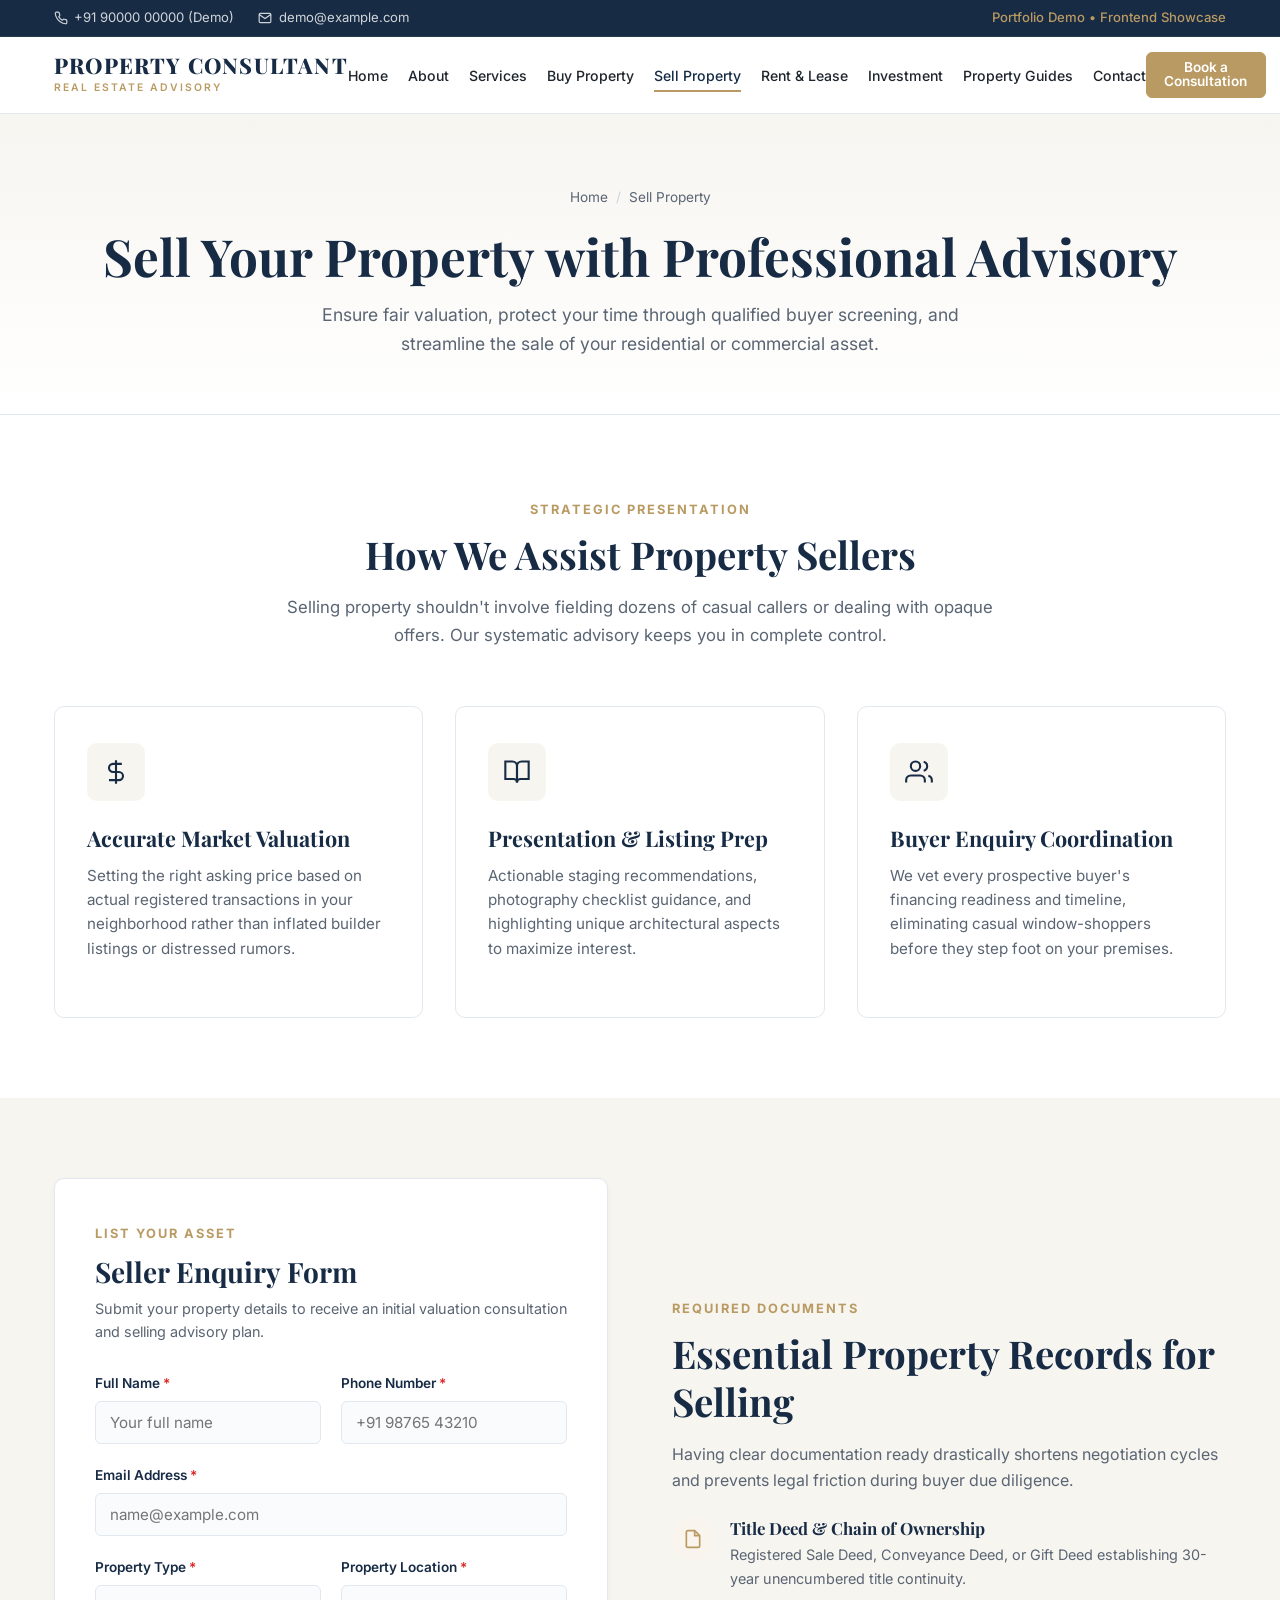
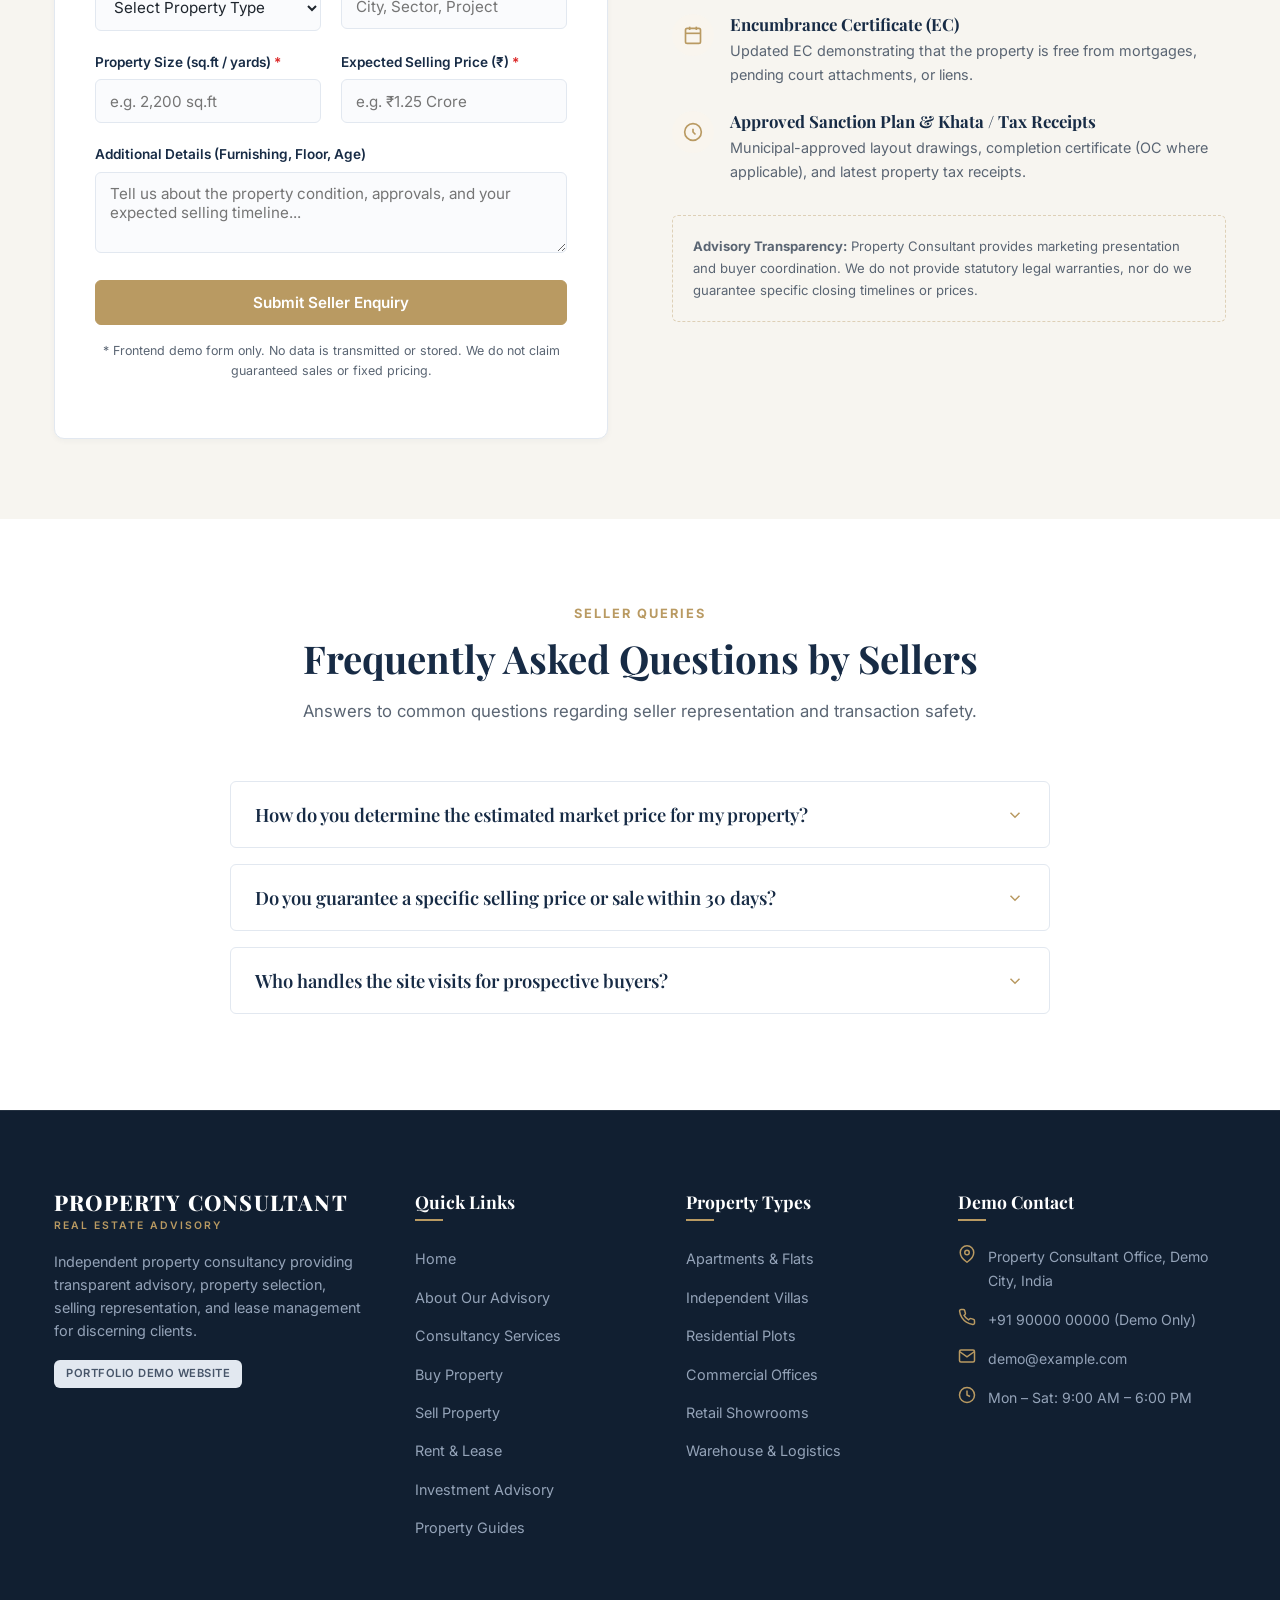
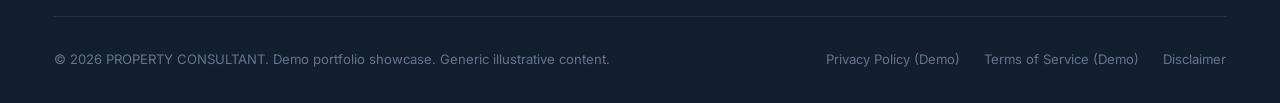
<file: sell-property.html>
<!DOCTYPE html>
<html lang="en">
<head>
  <meta charset="UTF-8">
  <meta name="viewport" content="width=device-width, initial-scale=1.0">
  <title>Sell Property | Property Consultant Real Estate Advisory</title>
  <meta name="description" content="Professional assistance to sell residential or commercial property with realistic pricing, verified buyer screening, and complete site visit coordination.">
  <link rel="preconnect" href="https://fonts.googleapis.com">
  <link rel="preconnect" href="https://fonts.gstatic.com" crossorigin>
  <link href="https://fonts.googleapis.com/css2?family=Inter:wght@300;400;500;600;700&family=Playfair+Display:ital,wght@0,600;0,700;1,600&display=swap" rel="stylesheet">
  <link rel="stylesheet" href="css/style.css">
</head>
<body>

  <!-- Top Bar -->
  <aside class="header-top" aria-label="Quick contact and demo notice">
    <div class="container">
      <div class="header-top-info">
        <span><svg width="14" height="14" viewBox="0 0 24 24" fill="none" stroke="currentColor" stroke-width="2"><path d="M22 16.92v3a2 2 0 0 1-2.18 2 19.79 19.79 0 0 1-8.63-3.07 19.5 19.5 0 0 1-6-6 19.79 19.79 0 0 1-3.07-8.67A2 2 0 0 1 4.11 2h3a2 2 0 0 1 2 1.72 12.84 12.84 0 0 0 .7 2.81 2 2 0 0 1-.45 2.11L8.09 9.91a16 16 0 0 0 6 6l1.27-1.27a2 2 0 0 1 2.11-.45 12.84 12.84 0 0 0 2.81.7A2 2 0 0 1 22 16.92z"/></svg> +91 90000 00000 (Demo)</span>
        <span><svg width="14" height="14" viewBox="0 0 24 24" fill="none" stroke="currentColor" stroke-width="2"><path d="M4 4h16c1.1 0 2 .9 2 2v12c0 1.1-.9 2-2 2H4c-1.1 0-2-.9-2-2V6c0-1.1.9-2 2-2z"/><polyline points="22,6 12,13 2,6"/></svg> demo@example.com</span>
      </div>
      <div class="header-top-badge">
        <span>Portfolio Demo • Frontend Showcase</span>
      </div>
    </div>
  </aside>

  <!-- Navigation -->
  <header class="site-header">
    <div class="container">
      <nav class="navbar" aria-label="Main Navigation">
        <a href="index.html" class="brand-logo" aria-label="Property Consultant Home">
          <span class="brand-title">PROPERTY CONSULTANT</span>
          <span class="brand-subtitle">Real Estate Advisory</span>
        </a>

        <ul class="nav-menu">
          <li><a href="index.html" class="nav-link">Home</a></li>
          <li><a href="about.html" class="nav-link">About</a></li>
          <li><a href="services.html" class="nav-link">Services</a></li>
          <li><a href="buy-property.html" class="nav-link">Buy Property</a></li>
          <li><a href="sell-property.html" class="nav-link active">Sell Property</a></li>
          <li><a href="rent.html" class="nav-link">Rent & Lease</a></li>
          <li><a href="investment.html" class="nav-link">Investment</a></li>
          <li><a href="blog.html" class="nav-link">Property Guides</a></li>
          <li><a href="contact.html" class="nav-link">Contact</a></li>
        </ul>

        <div class="nav-actions">
          <button class="btn btn-primary btn-sm" data-open-modal="consultation">Book a Consultation</button>
          <button class="mobile-toggle" aria-label="Toggle navigation menu" aria-expanded="false">
            <svg viewBox="0 0 24 24" fill="none" stroke="currentColor" stroke-width="2"><line x1="3" y1="12" x2="21" y2="12"/><line x1="3" y1="6" x2="21" y2="6"/><line x1="3" y1="18" x2="21" y2="18"/></svg>
          </button>
        </div>
      </nav>
    </div>
  </header>

  <main>
    <!-- Page Header -->
    <section class="page-header">
      <div class="container">
        <div class="breadcrumbs">
          <a href="index.html">Home</a>
          <span class="separator">/</span>
          <span>Sell Property</span>
        </div>
        <h1 class="page-title">Sell Your Property with Professional Advisory</h1>
        <p class="page-subtitle">
          Ensure fair valuation, protect your time through qualified buyer screening, and streamline the sale of your residential or commercial asset.
        </p>
      </div>
    </section>

    <!-- Selling Assistance Pillars -->
    <section class="section">
      <div class="container">
        <div class="section-header reveal">
          <span class="section-eyebrow">Strategic Presentation</span>
          <h2 class="section-title">How We Assist Property Sellers</h2>
          <p class="section-description">
            Selling property shouldn't involve fielding dozens of casual callers or dealing with opaque offers. Our systematic advisory keeps you in complete control.
          </p>
        </div>

        <div class="services-grid">
          <div class="service-card reveal">
            <div class="service-icon-box">
              <svg viewBox="0 0 24 24"><path d="M12 2v20M17 5H9.5a3.5 3.5 0 0 0 0 7h5a3.5 3.5 0 0 1 0 7H6"/></svg>
            </div>
            <h3 class="service-title">Accurate Market Valuation</h3>
            <p class="service-desc">
              Setting the right asking price based on actual registered transactions in your neighborhood rather than inflated builder listings or distressed rumors.
            </p>
          </div>

          <div class="service-card reveal">
            <div class="service-icon-box">
              <svg viewBox="0 0 24 24"><path d="M2 3h6a4 4 0 0 1 4 4v14a3 3 0 0 0-3-3H2z"/><path d="M22 3h-6a4 4 0 0 0-4 4v14a3 3 0 0 1 3-3h7z"/></svg>
            </div>
            <h3 class="service-title">Presentation & Listing Prep</h3>
            <p class="service-desc">
              Actionable staging recommendations, photography checklist guidance, and highlighting unique architectural aspects to maximize interest.
            </p>
          </div>

          <div class="service-card reveal">
            <div class="service-icon-box">
              <svg viewBox="0 0 24 24"><path d="M17 21v-2a4 4 0 0 0-4-4H5a4 4 0 0 0-4 4v2"/><circle cx="9" cy="7" r="4"/><path d="M23 21v-2a4 4 0 0 0-3-3.87"/><path d="M16 3.13a4 4 0 0 1 0 7.75"/></svg>
            </div>
            <h3 class="service-title">Buyer Enquiry Coordination</h3>
            <p class="service-desc">
              We vet every prospective buyer's financing readiness and timeline, eliminating casual window-shoppers before they step foot on your premises.
            </p>
          </div>
        </div>
      </div>
    </section>

    <!-- Seller Enquiry Form & Selling Steps -->
    <section class="section section-bg-beige">
      <div class="container">
        <div class="features-split">
          <!-- Form Left -->
          <div class="reveal">
            <div class="form-card">
              <span class="section-eyebrow">List Your Asset</span>
              <h2 style="font-size: 1.75rem; margin-bottom: 0.5rem;">Seller Enquiry Form</h2>
              <p style="font-size: 0.9rem; margin-bottom: 1.75rem;">
                Submit your property details to receive an initial valuation consultation and selling advisory plan.
              </p>

              <form data-validate id="sellerEnquiryForm">
                <div class="form-grid-2">
                  <div class="form-field">
                    <label for="sellerFullName">Full Name <span class="required">*</span></label>
                    <input type="text" id="sellerFullName" name="fullName" class="form-control" placeholder="Your full name" required>
                    <span class="field-error-msg">Please enter your name.</span>
                  </div>

                  <div class="form-field">
                    <label for="sellerPhone">Phone Number <span class="required">*</span></label>
                    <input type="tel" id="sellerPhone" name="phone" class="form-control" placeholder="+91 98765 43210" required>
                    <span class="field-error-msg">Please enter a valid phone number.</span>
                  </div>
                </div>

                <div class="form-field">
                  <label for="sellerEmail">Email Address <span class="required">*</span></label>
                  <input type="email" id="sellerEmail" name="email" class="form-control" placeholder="name@example.com" required>
                  <span class="field-error-msg">Please enter a valid email address.</span>
                </div>

                <div class="form-grid-2">
                  <div class="form-field">
                    <label for="sellerPropType">Property Type <span class="required">*</span></label>
                    <select id="sellerPropType" name="propertyType" class="form-control" required>
                      <option value="">Select Property Type</option>
                      <option value="apartment">Apartment / Flat</option>
                      <option value="villa">Independent Villa / House</option>
                      <option value="plot">Residential Plot / Land</option>
                      <option value="commercial-office">Commercial Office</option>
                      <option value="retail-shop">Retail Showroom</option>
                      <option value="warehouse">Industrial / Warehouse</option>
                    </select>
                    <span class="field-error-msg">Please select property type.</span>
                  </div>

                  <div class="form-field">
                    <label for="sellerLocation">Property Location <span class="required">*</span></label>
                    <input type="text" id="sellerLocation" name="location" class="form-control" placeholder="City, Sector, Project" required>
                    <span class="field-error-msg">Please enter the property location.</span>
                  </div>
                </div>

                <div class="form-grid-2">
                  <div class="form-field">
                    <label for="sellerSize">Property Size (sq.ft / yards) <span class="required">*</span></label>
                    <input type="text" id="sellerSize" name="size" class="form-control" placeholder="e.g. 2,200 sq.ft" required>
                    <span class="field-error-msg">Please enter property size.</span>
                  </div>

                  <div class="form-field">
                    <label for="sellerPrice">Expected Selling Price (₹) <span class="required">*</span></label>
                    <input type="text" id="sellerPrice" name="price" class="form-control" placeholder="e.g. ₹1.25 Crore" required>
                    <span class="field-error-msg">Please enter expected price.</span>
                  </div>
                </div>

                <div class="form-field">
                  <label for="sellerDetails">Additional Details (Furnishing, Floor, Age)</label>
                  <textarea id="sellerDetails" name="details" class="form-control" rows="3" placeholder="Tell us about the property condition, approvals, and your expected selling timeline..."></textarea>
                </div>

                <button type="submit" class="btn btn-primary btn-block">Submit Seller Enquiry</button>

                <p class="form-disclaimer">
                  * Frontend demo form only. No data is transmitted or stored. We do not claim guaranteed sales or fixed pricing.
                </p>
              </form>
            </div>
          </div>

          <!-- Process Right -->
          <div class="reveal">
            <span class="section-eyebrow">Required Documents</span>
            <h2 class="section-title">Essential Property Records for Selling</h2>
            <p>
              Having clear documentation ready drastically shortens negotiation cycles and prevents legal friction during buyer due diligence.
            </p>

            <div class="feature-list">
              <div class="feature-item">
                <div class="feature-item-icon">
                  <svg viewBox="0 0 24 24" fill="none" stroke="currentColor" stroke-width="2"><path d="M14 2H6a2 2 0 0 0-2 2v16a2 2 0 0 0 2 2h12a2 2 0 0 0 2-2V8z"/><polyline points="14 2 14 8 20 8"/></svg>
                </div>
                <div class="feature-item-content">
                  <h4>Title Deed & Chain of Ownership</h4>
                  <p>Registered Sale Deed, Conveyance Deed, or Gift Deed establishing 30-year unencumbered title continuity.</p>
                </div>
              </div>

              <div class="feature-item">
                <div class="feature-item-icon">
                  <svg viewBox="0 0 24 24" fill="none" stroke="currentColor" stroke-width="2"><rect x="3" y="4" width="18" height="18" rx="2" ry="2"/><line x1="16" y1="2" x2="16" y2="6"/><line x1="8" y1="2" x2="8" y2="6"/><line x1="3" y1="10" x2="21" y2="10"/></svg>
                </div>
                <div class="feature-item-content">
                  <h4>Encumbrance Certificate (EC)</h4>
                  <p>Updated EC demonstrating that the property is free from mortgages, pending court attachments, or liens.</p>
                </div>
              </div>

              <div class="feature-item">
                <div class="feature-item-icon">
                  <svg viewBox="0 0 24 24" fill="none" stroke="currentColor" stroke-width="2"><circle cx="12" cy="12" r="10"/><path d="M12 8v4l3 3"/></svg>
                </div>
                <div class="feature-item-content">
                  <h4>Approved Sanction Plan & Khata / Tax Receipts</h4>
                  <p>Municipal-approved layout drawings, completion certificate (OC where applicable), and latest property tax receipts.</p>
                </div>
              </div>
            </div>

            <!-- Disclaimer alert -->
            <div class="demo-disclaimer-box" style="margin-top: 2rem;">
              <strong>Advisory Transparency:</strong> Property Consultant provides marketing presentation and buyer coordination. We do not provide statutory legal warranties, nor do we guarantee specific closing timelines or prices.
            </div>
          </div>
        </div>
      </div>
    </section>

    <!-- Seller FAQs -->
    <section class="section">
      <div class="container">
        <div class="section-header reveal">
          <span class="section-eyebrow">Seller Queries</span>
          <h2 class="section-title">Frequently Asked Questions by Sellers</h2>
          <p class="section-description">
            Answers to common questions regarding seller representation and transaction safety.
          </p>
        </div>

        <div class="accordion reveal">
          <div class="accordion-item">
            <button class="accordion-header">
              <span>How do you determine the estimated market price for my property?</span>
              <span class="accordion-icon"><svg width="18" height="18" viewBox="0 0 24 24" fill="none" stroke="currentColor" stroke-width="2"><polyline points="6 9 12 15 18 9"/></svg></span>
            </button>
            <div class="accordion-body">
              <div class="accordion-content">
                We analyze recent verified transaction registry records in your exact micro-market, assess current active competing inventory, and evaluate unit-specific attributes such as floor level, view, parking spots, and maintenance status.
              </div>
            </div>
          </div>

          <div class="accordion-item">
            <button class="accordion-header">
              <span>Do you guarantee a specific selling price or sale within 30 days?</span>
              <span class="accordion-icon"><svg width="18" height="18" viewBox="0 0 24 24" fill="none" stroke="currentColor" stroke-width="2"><polyline points="6 9 12 15 18 9"/></svg></span>
            </button>
            <div class="accordion-body">
              <div class="accordion-content">
                No. Ethical property consultants never make guaranteed price or timeline claims, as market liquidity depends upon market demand, interest rate climate, and competitive pricing. We provide honest market positioning to attract qualified buyers promptly.
              </div>
            </div>
          </div>

          <div class="accordion-item">
            <button class="accordion-header">
              <span>Who handles the site visits for prospective buyers?</span>
              <span class="accordion-icon"><svg width="18" height="18" viewBox="0 0 24 24" fill="none" stroke="currentColor" stroke-width="2"><polyline points="6 9 12 15 18 9"/></svg></span>
            </button>
            <div class="accordion-body">
              <div class="accordion-content">
                We coordinate site visits at scheduled slots that respect your convenience. An advisory representative can accompany visitors to highlight property advantages and answer questions objectively.
              </div>
            </div>
          </div>
        </div>
      </div>
    </section>
  </main>

  <!-- Footer -->
  <footer class="site-footer">
    <div class="container">
      <div class="footer-top">
        <div class="footer-col footer-brand">
          <a href="index.html" class="brand-logo">
            <span class="brand-title">PROPERTY CONSULTANT</span>
            <span class="brand-subtitle">Real Estate Advisory</span>
          </a>
          <p class="footer-desc">
            Independent property consultancy providing transparent advisory, property selection, selling representation, and lease management for discerning clients.
          </p>
          <div style="margin-top: 1rem;">
            <span class="badge badge-demo">Portfolio Demo Website</span>
          </div>
        </div>

        <div class="footer-col">
          <h4>Quick Links</h4>
          <ul class="footer-links">
            <li><a href="index.html">Home</a></li>
            <li><a href="about.html">About Our Advisory</a></li>
            <li><a href="services.html">Consultancy Services</a></li>
            <li><a href="buy-property.html">Buy Property</a></li>
            <li><a href="sell-property.html">Sell Property</a></li>
            <li><a href="rent.html">Rent & Lease</a></li>
            <li><a href="investment.html">Investment Advisory</a></li>
            <li><a href="blog.html">Property Guides</a></li>
          </ul>
        </div>

        <div class="footer-col">
          <h4>Property Types</h4>
          <ul class="footer-links">
            <li><a href="buy-property.html">Apartments & Flats</a></li>
            <li><a href="buy-property.html">Independent Villas</a></li>
            <li><a href="buy-property.html">Residential Plots</a></li>
            <li><a href="buy-property.html">Commercial Offices</a></li>
            <li><a href="buy-property.html">Retail Showrooms</a></li>
            <li><a href="rent.html">Warehouse & Logistics</a></li>
          </ul>
        </div>

        <div class="footer-col">
          <h4>Demo Contact</h4>
          <div class="footer-contact-item">
            <svg viewBox="0 0 24 24" fill="none" stroke="currentColor" stroke-width="2"><path d="M21 10c0 7-9 13-9 13s-9-6-9-13a9 9 0 0 1 18 0z"/><circle cx="12" cy="10" r="3"/></svg>
            <span>Property Consultant Office, Demo City, India</span>
          </div>
          <div class="footer-contact-item">
            <svg viewBox="0 0 24 24" fill="none" stroke="currentColor" stroke-width="2"><path d="M22 16.92v3a2 2 0 0 1-2.18 2 19.79 19.79 0 0 1-8.63-3.07 19.5 19.5 0 0 1-6-6 19.79 19.79 0 0 1-3.07-8.67A2 2 0 0 1 4.11 2h3a2 2 0 0 1 2 1.72 12.84 12.84 0 0 0 .7 2.81 2 2 0 0 1-.45 2.11L8.09 9.91a16 16 0 0 0 6 6l1.27-1.27a2 2 0 0 1 2.11-.45 12.84 12.84 0 0 0 2.81.7A2 2 0 0 1 22 16.92z"/></svg>
            <span>+91 90000 00000 (Demo Only)</span>
          </div>
          <div class="footer-contact-item">
            <svg viewBox="0 0 24 24" fill="none" stroke="currentColor" stroke-width="2"><path d="M4 4h16c1.1 0 2 .9 2 2v12c0 1.1-.9 2-2 2H4c-1.1 0-2-.9-2-2V6c0-1.1.9-2 2-2z"/><polyline points="22,6 12,13 2,6"/></svg>
            <span>demo@example.com</span>
          </div>
          <div class="footer-contact-item">
            <svg viewBox="0 0 24 24" fill="none" stroke="currentColor" stroke-width="2"><circle cx="12" cy="12" r="10"/><polyline points="12 6 12 12 16 14"/></svg>
            <span>Mon – Sat: 9:00 AM – 6:00 PM</span>
          </div>
        </div>
      </div>

      <div class="footer-bottom">
        <div>
          &copy; 2026 PROPERTY CONSULTANT. Demo portfolio showcase. Generic illustrative content.
        </div>
        <div class="footer-bottom-links">
          <a href="contact.html">Privacy Policy (Demo)</a>
          <a href="contact.html">Terms of Service (Demo)</a>
          <a href="contact.html">Disclaimer</a>
        </div>
      </div>
    </div>
  </footer>

  <!-- Book A Consultation Modal Popup -->
  <div id="consultationModal" class="modal-overlay" role="dialog" aria-modal="true" aria-labelledby="modalTitleSell">
    <div class="modal-content">
      <button class="modal-close-btn" data-close-modal aria-label="Close Modal">&times;</button>
      <div class="modal-header">
        <span class="badge badge-gold" style="margin-bottom: 0.5rem;">Advisory Session</span>
        <h2 id="modalTitleSell" style="font-size: 1.6rem; margin-bottom: 0.25rem;">Book a Consultation</h2>
        <p style="font-size: 0.88rem; color: var(--text-muted); margin-bottom: 0;">Connect with our real estate consultant to discuss your property requirements.</p>
      </div>

      <form data-validate id="modalConsultationFormSell">
        <div class="form-grid-2">
          <div class="form-field">
            <label for="modalFullNameSell">Full Name <span class="required">*</span></label>
            <input type="text" id="modalFullNameSell" name="fullName" class="form-control" placeholder="Enter your name" required>
            <span class="field-error-msg">Please enter your full name.</span>
          </div>

          <div class="form-field">
            <label for="modalPhoneSell">Phone Number <span class="required">*</span></label>
            <input type="tel" id="modalPhoneSell" name="phone" class="form-control" placeholder="+91 98765 43210" required>
            <span class="field-error-msg">Please enter a valid phone number.</span>
          </div>
        </div>

        <div class="form-grid-2">
          <div class="form-field">
            <label for="modalEmailSell">Email Address <span class="required">*</span></label>
            <input type="email" id="modalEmailSell" name="email" class="form-control" placeholder="name@example.com" required>
            <span class="field-error-msg">Please enter a valid email address.</span>
          </div>

          <div class="form-field">
            <label for="modalDateSell">Preferred Date <span class="required">*</span></label>
            <input type="date" id="modalDateSell" name="preferredDate" class="form-control" required>
            <span class="field-error-msg">Please select a preferred date.</span>
          </div>
        </div>

        <div class="form-grid-2">
          <div class="form-field">
            <label for="modalServiceSell">Interested Service <span class="required">*</span></label>
            <select id="modalServiceSell" name="service" class="form-control" required>
              <option value="sell" selected>Property Selling Representation</option>
              <option value="buy">Property Buying Advisory</option>
              <option value="rent">Rental & Leasing Assistance</option>
              <option value="investment">Investment Planning & Evaluation</option>
              <option value="evaluation">Property Site Evaluation</option>
            </select>
            <span class="field-error-msg">Please choose a service.</span>
          </div>

          <div class="form-field">
            <label for="modalCategorySell">Property Category <span class="required">*</span></label>
            <select id="modalCategorySell" name="category" class="form-control" required>
              <option value="">Select Category</option>
              <option value="residential">Residential (Apartment / Villa)</option>
              <option value="commercial">Commercial (Office / Retail)</option>
              <option value="plot">Plot / Land</option>
              <option value="industrial">Industrial / Warehouse</option>
            </select>
            <span class="field-error-msg">Please select a property category.</span>
          </div>
        </div>

        <div class="form-field">
          <label for="modalMessageSell">Your Requirements & Questions</label>
          <textarea id="modalMessageSell" name="message" class="form-control" rows="3" placeholder="Tell us about your budget, target location, or specific questions..."></textarea>
        </div>

        <button type="submit" class="btn btn-primary btn-block">Confirm Consultation Request</button>

        <p class="form-disclaimer">
          * Frontend demonstration form only. No personal data is stored or transmitted.
        </p>
      </form>
    </div>
  </div>

  <!-- Back to Top Button -->
  <button class="back-to-top" aria-label="Back to top">
    <svg viewBox="0 0 24 24" fill="none" stroke="currentColor" stroke-width="2"><polyline points="18 15 12 9 6 15"/></svg>
  </button>

  <script src="js/script.js"></script>
</body>
</html>
</file>
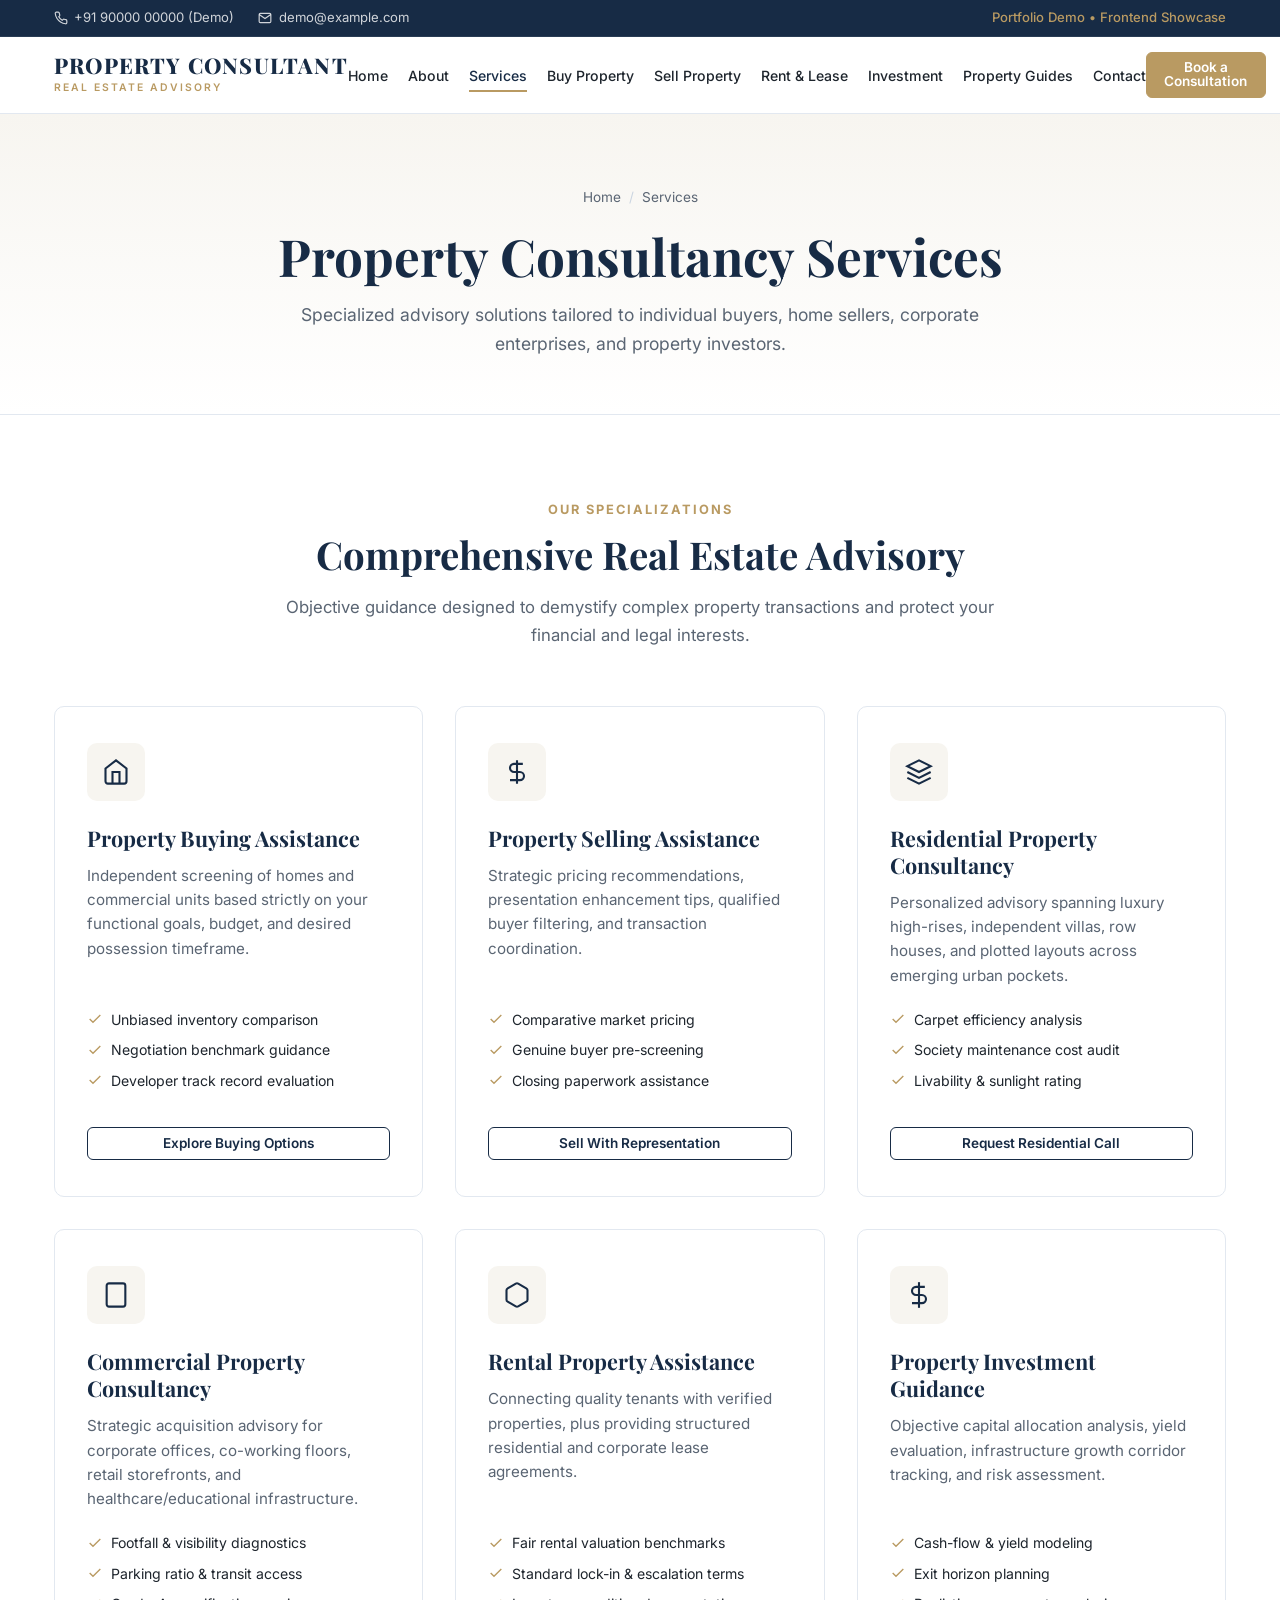
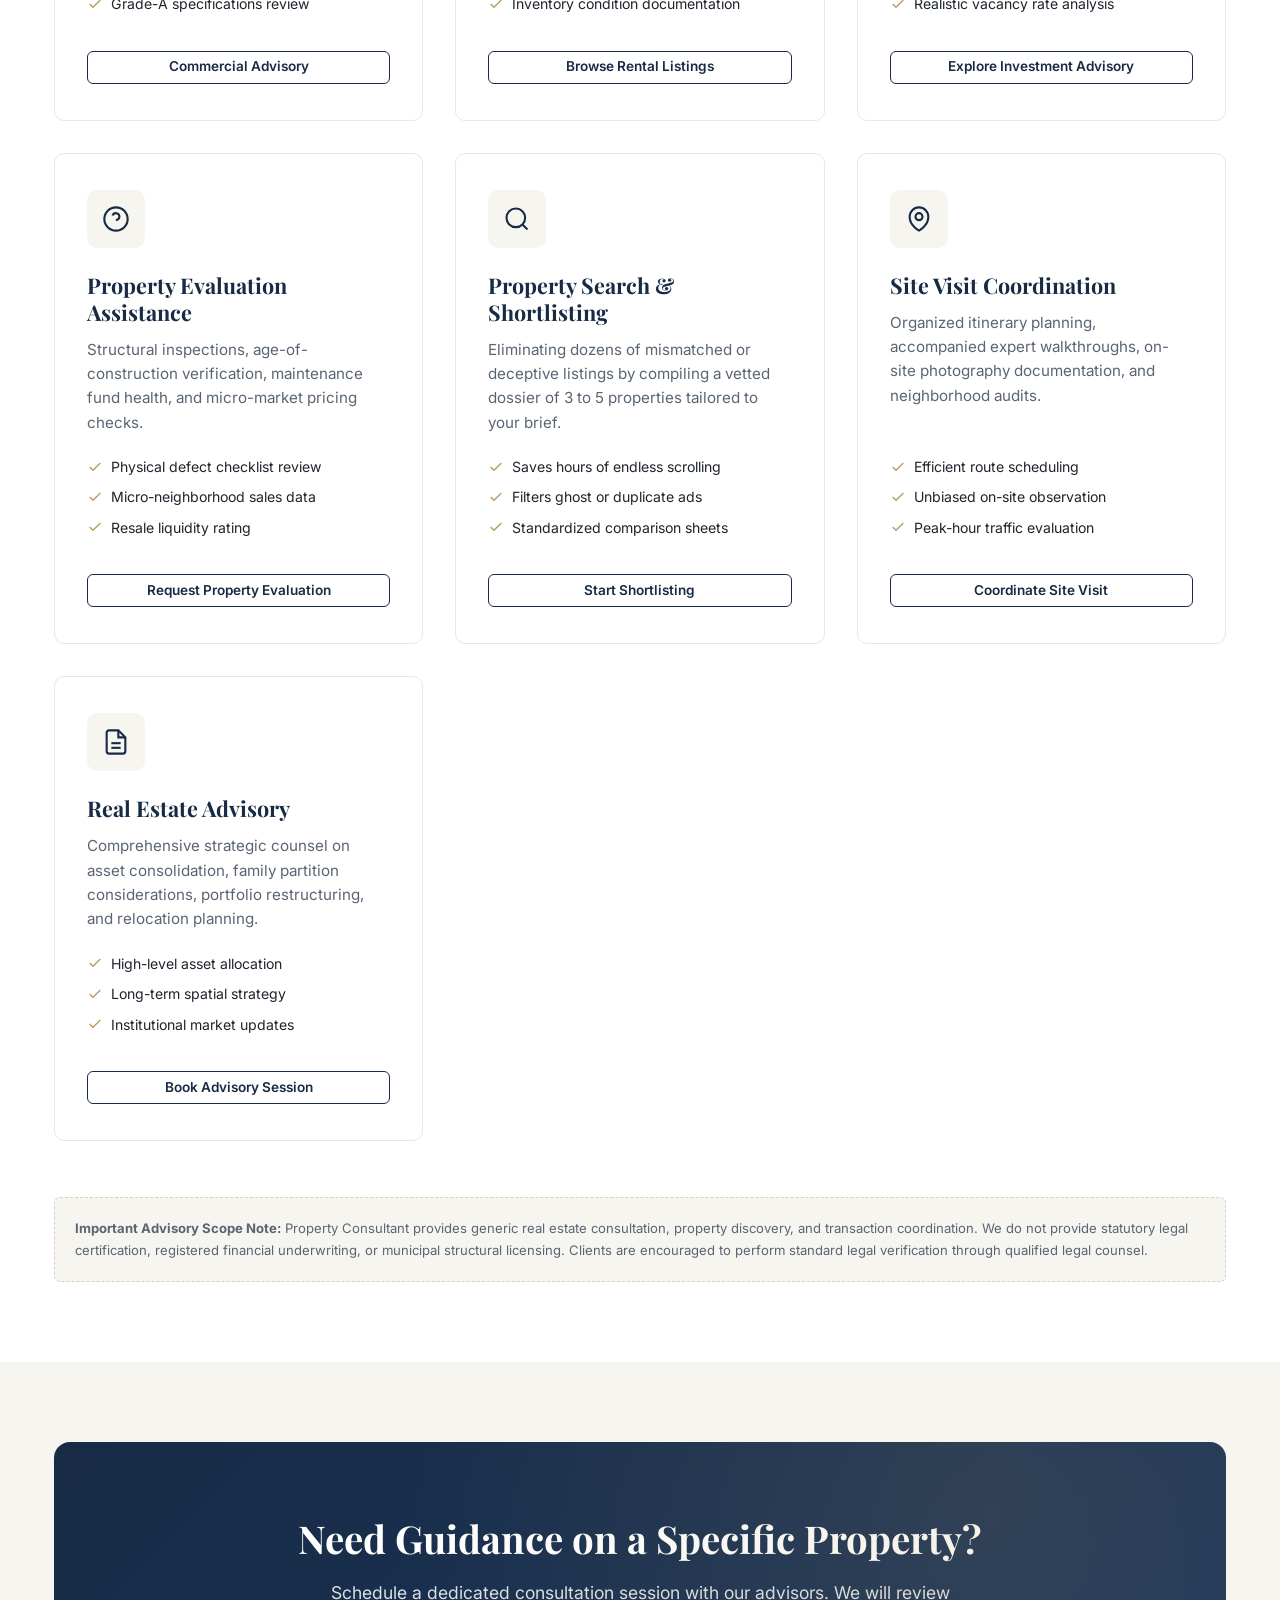
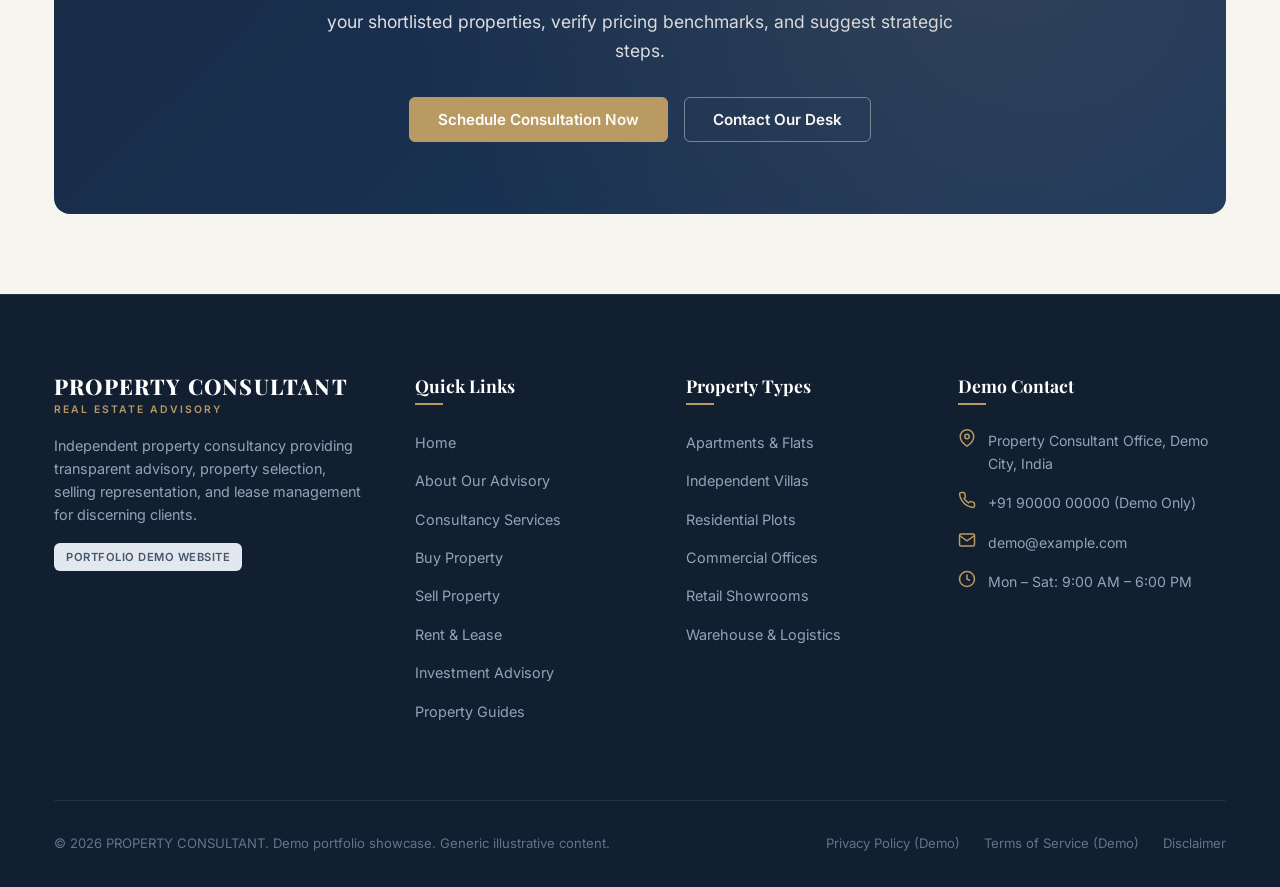
<file: services.html>
<!DOCTYPE html>
<html lang="en">
<head>
  <meta charset="UTF-8">
  <meta name="viewport" content="width=device-width, initial-scale=1.0">
  <title>Property Services | Property Consultant Real Estate Advisory</title>
  <meta name="description" content="Explore complete property consultancy services: buying assistance, selling representation, rental advisory, commercial space acquisition, and site visits.">
  <link rel="preconnect" href="https://fonts.googleapis.com">
  <link rel="preconnect" href="https://fonts.gstatic.com" crossorigin>
  <link href="https://fonts.googleapis.com/css2?family=Inter:wght@300;400;500;600;700&family=Playfair+Display:ital,wght@0,600;0,700;1,600&display=swap" rel="stylesheet">
  <link rel="stylesheet" href="css/style.css">
</head>
<body>

  <!-- Top Bar -->
  <aside class="header-top" aria-label="Quick contact and demo notice">
    <div class="container">
      <div class="header-top-info">
        <span><svg width="14" height="14" viewBox="0 0 24 24" fill="none" stroke="currentColor" stroke-width="2"><path d="M22 16.92v3a2 2 0 0 1-2.18 2 19.79 19.79 0 0 1-8.63-3.07 19.5 19.5 0 0 1-6-6 19.79 19.79 0 0 1-3.07-8.67A2 2 0 0 1 4.11 2h3a2 2 0 0 1 2 1.72 12.84 12.84 0 0 0 .7 2.81 2 2 0 0 1-.45 2.11L8.09 9.91a16 16 0 0 0 6 6l1.27-1.27a2 2 0 0 1 2.11-.45 12.84 12.84 0 0 0 2.81.7A2 2 0 0 1 22 16.92z"/></svg> +91 90000 00000 (Demo)</span>
        <span><svg width="14" height="14" viewBox="0 0 24 24" fill="none" stroke="currentColor" stroke-width="2"><path d="M4 4h16c1.1 0 2 .9 2 2v12c0 1.1-.9 2-2 2H4c-1.1 0-2-.9-2-2V6c0-1.1.9-2 2-2z"/><polyline points="22,6 12,13 2,6"/></svg> demo@example.com</span>
      </div>
      <div class="header-top-badge">
        <span>Portfolio Demo • Frontend Showcase</span>
      </div>
    </div>
  </aside>

  <!-- Navigation -->
  <header class="site-header">
    <div class="container">
      <nav class="navbar" aria-label="Main Navigation">
        <a href="index.html" class="brand-logo" aria-label="Property Consultant Home">
          <span class="brand-title">PROPERTY CONSULTANT</span>
          <span class="brand-subtitle">Real Estate Advisory</span>
        </a>

        <ul class="nav-menu">
          <li><a href="index.html" class="nav-link">Home</a></li>
          <li><a href="about.html" class="nav-link">About</a></li>
          <li><a href="services.html" class="nav-link active">Services</a></li>
          <li><a href="buy-property.html" class="nav-link">Buy Property</a></li>
          <li><a href="sell-property.html" class="nav-link">Sell Property</a></li>
          <li><a href="rent.html" class="nav-link">Rent & Lease</a></li>
          <li><a href="investment.html" class="nav-link">Investment</a></li>
          <li><a href="blog.html" class="nav-link">Property Guides</a></li>
          <li><a href="contact.html" class="nav-link">Contact</a></li>
        </ul>

        <div class="nav-actions">
          <button class="btn btn-primary btn-sm" data-open-modal="consultation">Book a Consultation</button>
          <button class="mobile-toggle" aria-label="Toggle navigation menu" aria-expanded="false">
            <svg viewBox="0 0 24 24" fill="none" stroke="currentColor" stroke-width="2"><line x1="3" y1="12" x2="21" y2="12"/><line x1="3" y1="6" x2="21" y2="6"/><line x1="3" y1="18" x2="21" y2="18"/></svg>
          </button>
        </div>
      </nav>
    </div>
  </header>

  <main>
    <!-- Page Header -->
    <section class="page-header">
      <div class="container">
        <div class="breadcrumbs">
          <a href="index.html">Home</a>
          <span class="separator">/</span>
          <span>Services</span>
        </div>
        <h1 class="page-title">Property Consultancy Services</h1>
        <p class="page-subtitle">
          Specialized advisory solutions tailored to individual buyers, home sellers, corporate enterprises, and property investors.
        </p>
      </div>
    </section>

    <!-- Services Grid Section (10 Categories) -->
    <section class="section">
      <div class="container">
        <div class="section-header reveal">
          <span class="section-eyebrow">Our Specializations</span>
          <h2 class="section-title">Comprehensive Real Estate Advisory</h2>
          <p class="section-description">
            Objective guidance designed to demystify complex property transactions and protect your financial and legal interests.
          </p>
        </div>

        <div class="services-grid">
          <!-- 1. Property Buying Assistance -->
          <div class="service-card reveal">
            <div class="service-icon-box">
              <svg viewBox="0 0 24 24"><path d="M3 9l9-7 9 7v11a2 2 0 0 1-2 2H5a2 2 0 0 1-2-2z"/><polyline points="9 22 9 12 15 12 15 22"/></svg>
            </div>
            <h3 class="service-title">Property Buying Assistance</h3>
            <p class="service-desc">
              Independent screening of homes and commercial units based strictly on your functional goals, budget, and desired possession timeframe.
            </p>
            <ul class="service-benefits">
              <li><svg viewBox="0 0 24 24" fill="none" stroke="currentColor" stroke-width="2"><polyline points="20 6 9 17 4 12"/></svg> Unbiased inventory comparison</li>
              <li><svg viewBox="0 0 24 24" fill="none" stroke="currentColor" stroke-width="2"><polyline points="20 6 9 17 4 12"/></svg> Negotiation benchmark guidance</li>
              <li><svg viewBox="0 0 24 24" fill="none" stroke="currentColor" stroke-width="2"><polyline points="20 6 9 17 4 12"/></svg> Developer track record evaluation</li>
            </ul>
            <a href="buy-property.html" class="btn btn-outline btn-sm">Explore Buying Options</a>
          </div>

          <!-- 2. Property Selling Assistance -->
          <div class="service-card reveal">
            <div class="service-icon-box">
              <svg viewBox="0 0 24 24"><path d="M12 2v20M17 5H9.5a3.5 3.5 0 0 0 0 7h5a3.5 3.5 0 0 1 0 7H6"/></svg>
            </div>
            <h3 class="service-title">Property Selling Assistance</h3>
            <p class="service-desc">
              Strategic pricing recommendations, presentation enhancement tips, qualified buyer filtering, and transaction coordination.
            </p>
            <ul class="service-benefits">
              <li><svg viewBox="0 0 24 24" fill="none" stroke="currentColor" stroke-width="2"><polyline points="20 6 9 17 4 12"/></svg> Comparative market pricing</li>
              <li><svg viewBox="0 0 24 24" fill="none" stroke="currentColor" stroke-width="2"><polyline points="20 6 9 17 4 12"/></svg> Genuine buyer pre-screening</li>
              <li><svg viewBox="0 0 24 24" fill="none" stroke="currentColor" stroke-width="2"><polyline points="20 6 9 17 4 12"/></svg> Closing paperwork assistance</li>
            </ul>
            <a href="sell-property.html" class="btn btn-outline btn-sm">Sell With Representation</a>
          </div>

          <!-- 3. Residential Property Consultancy -->
          <div class="service-card reveal">
            <div class="service-icon-box">
              <svg viewBox="0 0 24 24"><polygon points="12 2 2 7 12 12 22 7 12 2"/><polyline points="2 17 12 22 22 17"/><polyline points="2 12 12 17 22 12"/></svg>
            </div>
            <h3 class="service-title">Residential Property Consultancy</h3>
            <p class="service-desc">
              Personalized advisory spanning luxury high-rises, independent villas, row houses, and plotted layouts across emerging urban pockets.
            </p>
            <ul class="service-benefits">
              <li><svg viewBox="0 0 24 24" fill="none" stroke="currentColor" stroke-width="2"><polyline points="20 6 9 17 4 12"/></svg> Carpet efficiency analysis</li>
              <li><svg viewBox="0 0 24 24" fill="none" stroke="currentColor" stroke-width="2"><polyline points="20 6 9 17 4 12"/></svg> Society maintenance cost audit</li>
              <li><svg viewBox="0 0 24 24" fill="none" stroke="currentColor" stroke-width="2"><polyline points="20 6 9 17 4 12"/></svg> Livability & sunlight rating</li>
            </ul>
            <button class="btn btn-outline btn-sm" data-open-modal="consultation">Request Residential Call</button>
          </div>

          <!-- 4. Commercial Property Consultancy -->
          <div class="service-card reveal">
            <div class="service-icon-box">
              <svg viewBox="0 0 24 24"><rect x="4" y="2" width="16" height="20" rx="2" ry="2"/><line x1="9" y1="22" x2="9" y2="22.01"/><line x1="15" y1="22" x2="15" y2="22.01"/><line x1="9" y1="18" x2="9" y2="18.01"/><line x1="15" y1="18" x2="15" y2="18.01"/><line x1="9" y1="14" x2="9" y2="14.01"/><line x1="15" y1="14" x2="15" y2="14.01"/><line x1="9" y1="10" x2="9" y2="10.01"/><line x1="15" y1="10" x2="15" y2="10.01"/><line x1="9" y1="6" x2="9" y2="6.01"/><line x1="15" y1="6" x2="15" y2="6.01"/></svg>
            </div>
            <h3 class="service-title">Commercial Property Consultancy</h3>
            <p class="service-desc">
              Strategic acquisition advisory for corporate offices, co-working floors, retail storefronts, and healthcare/educational infrastructure.
            </p>
            <ul class="service-benefits">
              <li><svg viewBox="0 0 24 24" fill="none" stroke="currentColor" stroke-width="2"><polyline points="20 6 9 17 4 12"/></svg> Footfall & visibility diagnostics</li>
              <li><svg viewBox="0 0 24 24" fill="none" stroke="currentColor" stroke-width="2"><polyline points="20 6 9 17 4 12"/></svg> Parking ratio & transit access</li>
              <li><svg viewBox="0 0 24 24" fill="none" stroke="currentColor" stroke-width="2"><polyline points="20 6 9 17 4 12"/></svg> Grade-A specifications review</li>
            </ul>
            <button class="btn btn-outline btn-sm" data-open-modal="consultation">Commercial Advisory</button>
          </div>

          <!-- 5. Rental Property Assistance -->
          <div class="service-card reveal">
            <div class="service-icon-box">
              <svg viewBox="0 0 24 24"><path d="M21 16V8a2 2 0 0 0-1-1.73l-7-4a2 2 0 0 0-2 0l-7 4A2 2 0 0 0 3 8v8a2 2 0 0 0 1 1.73l7 4a2 2 0 0 0 2 0l7-4A2 2 0 0 0 21 16z"/></svg>
            </div>
            <h3 class="service-title">Rental Property Assistance</h3>
            <p class="service-desc">
              Connecting quality tenants with verified properties, plus providing structured residential and corporate lease agreements.
            </p>
            <ul class="service-benefits">
              <li><svg viewBox="0 0 24 24" fill="none" stroke="currentColor" stroke-width="2"><polyline points="20 6 9 17 4 12"/></svg> Fair rental valuation benchmarks</li>
              <li><svg viewBox="0 0 24 24" fill="none" stroke="currentColor" stroke-width="2"><polyline points="20 6 9 17 4 12"/></svg> Standard lock-in & escalation terms</li>
              <li><svg viewBox="0 0 24 24" fill="none" stroke="currentColor" stroke-width="2"><polyline points="20 6 9 17 4 12"/></svg> Inventory condition documentation</li>
            </ul>
            <a href="rent.html" class="btn btn-outline btn-sm">Browse Rental Listings</a>
          </div>

          <!-- 6. Property Investment Guidance -->
          <div class="service-card reveal">
            <div class="service-icon-box">
              <svg viewBox="0 0 24 24"><line x1="12" y1="1" x2="12" y2="23"/><path d="M17 5H9.5a3.5 3.5 0 0 0 0 7h5a3.5 3.5 0 0 1 0 7H6"/></svg>
            </div>
            <h3 class="service-title">Property Investment Guidance</h3>
            <p class="service-desc">
              Objective capital allocation analysis, yield evaluation, infrastructure growth corridor tracking, and risk assessment.
            </p>
            <ul class="service-benefits">
              <li><svg viewBox="0 0 24 24" fill="none" stroke="currentColor" stroke-width="2"><polyline points="20 6 9 17 4 12"/></svg> Cash-flow & yield modeling</li>
              <li><svg viewBox="0 0 24 24" fill="none" stroke="currentColor" stroke-width="2"><polyline points="20 6 9 17 4 12"/></svg> Exit horizon planning</li>
              <li><svg viewBox="0 0 24 24" fill="none" stroke="currentColor" stroke-width="2"><polyline points="20 6 9 17 4 12"/></svg> Realistic vacancy rate analysis</li>
            </ul>
            <a href="investment.html" class="btn btn-outline btn-sm">Explore Investment Advisory</a>
          </div>

          <!-- 7. Property Evaluation Assistance -->
          <div class="service-card reveal">
            <div class="service-icon-box">
              <svg viewBox="0 0 24 24"><circle cx="12" cy="12" r="10"/><path d="M9.09 9a3 3 0 0 1 5.83 1c0 2-3 3-3 3"/><line x1="12" y1="17" x2="12.01" y2="17"/></svg>
            </div>
            <h3 class="service-title">Property Evaluation Assistance</h3>
            <p class="service-desc">
              Structural inspections, age-of-construction verification, maintenance fund health, and micro-market pricing checks.
            </p>
            <ul class="service-benefits">
              <li><svg viewBox="0 0 24 24" fill="none" stroke="currentColor" stroke-width="2"><polyline points="20 6 9 17 4 12"/></svg> Physical defect checklist review</li>
              <li><svg viewBox="0 0 24 24" fill="none" stroke="currentColor" stroke-width="2"><polyline points="20 6 9 17 4 12"/></svg> Micro-neighborhood sales data</li>
              <li><svg viewBox="0 0 24 24" fill="none" stroke="currentColor" stroke-width="2"><polyline points="20 6 9 17 4 12"/></svg> Resale liquidity rating</li>
            </ul>
            <button class="btn btn-outline btn-sm" data-open-modal="consultation">Request Property Evaluation</button>
          </div>

          <!-- 8. Property Search & Shortlisting -->
          <div class="service-card reveal">
            <div class="service-icon-box">
              <svg viewBox="0 0 24 24"><circle cx="11" cy="11" r="8"/><line x1="21" y1="21" x2="16.65" y2="16.65"/></svg>
            </div>
            <h3 class="service-title">Property Search & Shortlisting</h3>
            <p class="service-desc">
              Eliminating dozens of mismatched or deceptive listings by compiling a vetted dossier of 3 to 5 properties tailored to your brief.
            </p>
            <ul class="service-benefits">
              <li><svg viewBox="0 0 24 24" fill="none" stroke="currentColor" stroke-width="2"><polyline points="20 6 9 17 4 12"/></svg> Saves hours of endless scrolling</li>
              <li><svg viewBox="0 0 24 24" fill="none" stroke="currentColor" stroke-width="2"><polyline points="20 6 9 17 4 12"/></svg> Filters ghost or duplicate ads</li>
              <li><svg viewBox="0 0 24 24" fill="none" stroke="currentColor" stroke-width="2"><polyline points="20 6 9 17 4 12"/></svg> Standardized comparison sheets</li>
            </ul>
            <button class="btn btn-outline btn-sm" data-open-modal="consultation">Start Shortlisting</button>
          </div>

          <!-- 9. Site Visit Coordination -->
          <div class="service-card reveal">
            <div class="service-icon-box">
              <svg viewBox="0 0 24 24"><path d="M12 22s-8-4.5-8-11.8A8 8 0 0 1 12 2a8 8 0 0 1 8 8.2c0 7.3-8 11.8-8 11.8z"/><circle cx="12" cy="10" r="3"/></svg>
            </div>
            <h3 class="service-title">Site Visit Coordination</h3>
            <p class="service-desc">
              Organized itinerary planning, accompanied expert walkthroughs, on-site photography documentation, and neighborhood audits.
            </p>
            <ul class="service-benefits">
              <li><svg viewBox="0 0 24 24" fill="none" stroke="currentColor" stroke-width="2"><polyline points="20 6 9 17 4 12"/></svg> Efficient route scheduling</li>
              <li><svg viewBox="0 0 24 24" fill="none" stroke="currentColor" stroke-width="2"><polyline points="20 6 9 17 4 12"/></svg> Unbiased on-site observation</li>
              <li><svg viewBox="0 0 24 24" fill="none" stroke="currentColor" stroke-width="2"><polyline points="20 6 9 17 4 12"/></svg> Peak-hour traffic evaluation</li>
            </ul>
            <button class="btn btn-outline btn-sm" data-open-modal="consultation">Coordinate Site Visit</button>
          </div>

          <!-- 10. Real Estate Advisory -->
          <div class="service-card reveal">
            <div class="service-icon-box">
              <svg viewBox="0 0 24 24"><path d="M14 2H6a2 2 0 0 0-2 2v16a2 2 0 0 0 2 2h12a2 2 0 0 0 2-2V8z"/><polyline points="14 2 14 8 20 8"/><line x1="16" y1="13" x2="8" y2="13"/><line x1="16" y1="17" x2="8" y2="17"/></svg>
            </div>
            <h3 class="service-title">Real Estate Advisory</h3>
            <p class="service-desc">
              Comprehensive strategic counsel on asset consolidation, family partition considerations, portfolio restructuring, and relocation planning.
            </p>
            <ul class="service-benefits">
              <li><svg viewBox="0 0 24 24" fill="none" stroke="currentColor" stroke-width="2"><polyline points="20 6 9 17 4 12"/></svg> High-level asset allocation</li>
              <li><svg viewBox="0 0 24 24" fill="none" stroke="currentColor" stroke-width="2"><polyline points="20 6 9 17 4 12"/></svg> Long-term spatial strategy</li>
              <li><svg viewBox="0 0 24 24" fill="none" stroke="currentColor" stroke-width="2"><polyline points="20 6 9 17 4 12"/></svg> Institutional market updates</li>
            </ul>
            <button class="btn btn-outline btn-sm" data-open-modal="consultation">Book Advisory Session</button>
          </div>
        </div>

        <div class="demo-disclaimer-box reveal" style="margin-top: 3.5rem;">
          <strong>Important Advisory Scope Note:</strong> Property Consultant provides generic real estate consultation, property discovery, and transaction coordination. We do not provide statutory legal certification, registered financial underwriting, or municipal structural licensing. Clients are encouraged to perform standard legal verification through qualified legal counsel.
        </div>
      </div>
    </section>

    <!-- Consultation CTA -->
    <section class="section section-bg-beige">
      <div class="container">
        <div class="cta-banner reveal">
          <div class="container">
            <h2>Need Guidance on a Specific Property?</h2>
            <p>
              Schedule a dedicated consultation session with our advisors. We will review your shortlisted properties, verify pricing benchmarks, and suggest strategic steps.
            </p>
            <div class="btn-group">
              <button class="btn btn-primary" data-open-modal="consultation">Schedule Consultation Now</button>
              <a href="contact.html" class="btn btn-outline-light">Contact Our Desk</a>
            </div>
          </div>
        </div>
      </div>
    </section>
  </main>

  <!-- Footer -->
  <footer class="site-footer">
    <div class="container">
      <div class="footer-top">
        <div class="footer-col footer-brand">
          <a href="index.html" class="brand-logo">
            <span class="brand-title">PROPERTY CONSULTANT</span>
            <span class="brand-subtitle">Real Estate Advisory</span>
          </a>
          <p class="footer-desc">
            Independent property consultancy providing transparent advisory, property selection, selling representation, and lease management for discerning clients.
          </p>
          <div style="margin-top: 1rem;">
            <span class="badge badge-demo">Portfolio Demo Website</span>
          </div>
        </div>

        <div class="footer-col">
          <h4>Quick Links</h4>
          <ul class="footer-links">
            <li><a href="index.html">Home</a></li>
            <li><a href="about.html">About Our Advisory</a></li>
            <li><a href="services.html">Consultancy Services</a></li>
            <li><a href="buy-property.html">Buy Property</a></li>
            <li><a href="sell-property.html">Sell Property</a></li>
            <li><a href="rent.html">Rent & Lease</a></li>
            <li><a href="investment.html">Investment Advisory</a></li>
            <li><a href="blog.html">Property Guides</a></li>
          </ul>
        </div>

        <div class="footer-col">
          <h4>Property Types</h4>
          <ul class="footer-links">
            <li><a href="buy-property.html">Apartments & Flats</a></li>
            <li><a href="buy-property.html">Independent Villas</a></li>
            <li><a href="buy-property.html">Residential Plots</a></li>
            <li><a href="buy-property.html">Commercial Offices</a></li>
            <li><a href="buy-property.html">Retail Showrooms</a></li>
            <li><a href="rent.html">Warehouse & Logistics</a></li>
          </ul>
        </div>

        <div class="footer-col">
          <h4>Demo Contact</h4>
          <div class="footer-contact-item">
            <svg viewBox="0 0 24 24" fill="none" stroke="currentColor" stroke-width="2"><path d="M21 10c0 7-9 13-9 13s-9-6-9-13a9 9 0 0 1 18 0z"/><circle cx="12" cy="10" r="3"/></svg>
            <span>Property Consultant Office, Demo City, India</span>
          </div>
          <div class="footer-contact-item">
            <svg viewBox="0 0 24 24" fill="none" stroke="currentColor" stroke-width="2"><path d="M22 16.92v3a2 2 0 0 1-2.18 2 19.79 19.79 0 0 1-8.63-3.07 19.5 19.5 0 0 1-6-6 19.79 19.79 0 0 1-3.07-8.67A2 2 0 0 1 4.11 2h3a2 2 0 0 1 2 1.72 12.84 12.84 0 0 0 .7 2.81 2 2 0 0 1-.45 2.11L8.09 9.91a16 16 0 0 0 6 6l1.27-1.27a2 2 0 0 1 2.11-.45 12.84 12.84 0 0 0 2.81.7A2 2 0 0 1 22 16.92z"/></svg>
            <span>+91 90000 00000 (Demo Only)</span>
          </div>
          <div class="footer-contact-item">
            <svg viewBox="0 0 24 24" fill="none" stroke="currentColor" stroke-width="2"><path d="M4 4h16c1.1 0 2 .9 2 2v12c0 1.1-.9 2-2 2H4c-1.1 0-2-.9-2-2V6c0-1.1.9-2 2-2z"/><polyline points="22,6 12,13 2,6"/></svg>
            <span>demo@example.com</span>
          </div>
          <div class="footer-contact-item">
            <svg viewBox="0 0 24 24" fill="none" stroke="currentColor" stroke-width="2"><circle cx="12" cy="12" r="10"/><polyline points="12 6 12 12 16 14"/></svg>
            <span>Mon – Sat: 9:00 AM – 6:00 PM</span>
          </div>
        </div>
      </div>

      <div class="footer-bottom">
        <div>
          &copy; 2026 PROPERTY CONSULTANT. Demo portfolio showcase. Generic illustrative content.
        </div>
        <div class="footer-bottom-links">
          <a href="contact.html">Privacy Policy (Demo)</a>
          <a href="contact.html">Terms of Service (Demo)</a>
          <a href="contact.html">Disclaimer</a>
        </div>
      </div>
    </div>
  </footer>

  <!-- Book A Consultation Modal Popup -->
  <div id="consultationModal" class="modal-overlay" role="dialog" aria-modal="true" aria-labelledby="modalTitleServices">
    <div class="modal-content">
      <button class="modal-close-btn" data-close-modal aria-label="Close Modal">&times;</button>
      <div class="modal-header">
        <span class="badge badge-gold" style="margin-bottom: 0.5rem;">Advisory Session</span>
        <h2 id="modalTitleServices" style="font-size: 1.6rem; margin-bottom: 0.25rem;">Book a Consultation</h2>
        <p style="font-size: 0.88rem; color: var(--text-muted); margin-bottom: 0;">Connect with our real estate consultant to discuss your property requirements.</p>
      </div>

      <form data-validate id="modalConsultationFormServices">
        <div class="form-grid-2">
          <div class="form-field">
            <label for="modalFullNameServ">Full Name <span class="required">*</span></label>
            <input type="text" id="modalFullNameServ" name="fullName" class="form-control" placeholder="Enter your name" required>
            <span class="field-error-msg">Please enter your full name.</span>
          </div>

          <div class="form-field">
            <label for="modalPhoneServ">Phone Number <span class="required">*</span></label>
            <input type="tel" id="modalPhoneServ" name="phone" class="form-control" placeholder="+91 98765 43210" required>
            <span class="field-error-msg">Please enter a valid phone number.</span>
          </div>
        </div>

        <div class="form-grid-2">
          <div class="form-field">
            <label for="modalEmailServ">Email Address <span class="required">*</span></label>
            <input type="email" id="modalEmailServ" name="email" class="form-control" placeholder="name@example.com" required>
            <span class="field-error-msg">Please enter a valid email address.</span>
          </div>

          <div class="form-field">
            <label for="modalDateServ">Preferred Date <span class="required">*</span></label>
            <input type="date" id="modalDateServ" name="preferredDate" class="form-control" required>
            <span class="field-error-msg">Please select a preferred date.</span>
          </div>
        </div>

        <div class="form-grid-2">
          <div class="form-field">
            <label for="modalServiceServ">Interested Service <span class="required">*</span></label>
            <select id="modalServiceServ" name="service" class="form-control" required>
              <option value="">Select Service</option>
              <option value="buy">Property Buying Advisory</option>
              <option value="sell">Property Selling Representation</option>
              <option value="rent">Rental & Leasing Assistance</option>
              <option value="investment">Investment Planning & Evaluation</option>
              <option value="evaluation">Property Site Evaluation</option>
            </select>
            <span class="field-error-msg">Please choose a service.</span>
          </div>

          <div class="form-field">
            <label for="modalCategoryServ">Property Category <span class="required">*</span></label>
            <select id="modalCategoryServ" name="category" class="form-control" required>
              <option value="">Select Category</option>
              <option value="residential">Residential (Apartment / Villa)</option>
              <option value="commercial">Commercial (Office / Retail)</option>
              <option value="plot">Plot / Land</option>
              <option value="industrial">Industrial / Warehouse</option>
            </select>
            <span class="field-error-msg">Please select a property category.</span>
          </div>
        </div>

        <div class="form-field">
          <label for="modalMessageServ">Your Requirements & Questions</label>
          <textarea id="modalMessageServ" name="message" class="form-control" rows="3" placeholder="Tell us about your budget, target location, or specific questions..."></textarea>
        </div>

        <button type="submit" class="btn btn-primary btn-block">Confirm Consultation Request</button>

        <p class="form-disclaimer">
          * Frontend demonstration form only. No personal data is stored or transmitted.
        </p>
      </form>
    </div>
  </div>

  <!-- Back to Top Button -->
  <button class="back-to-top" aria-label="Back to top">
    <svg viewBox="0 0 24 24" fill="none" stroke="currentColor" stroke-width="2"><polyline points="18 15 12 9 6 15"/></svg>
  </button>

  <script src="js/script.js"></script>
</body>
</html>
</file>
<file: css/style.css>
/* ==========================================================================
   PROPERTY CONSULTANT - Modern Real Estate Consultancy Stylesheet
   Color Palette:
   - Deep Navy: #172B45
   - Royal Blue: #285B85
   - Warm Gold: #B99A62
   - Warm Gold Hover: #A2844F
   - White: #FFFFFF
   - Light Beige: #F7F5F0
   - Light Grey: #F0F2F4
   - Charcoal: #252B32
   - Muted Gray: #6B7280
   - Border Color: #E2E8F0
   ========================================================================== */

:root {
  --primary-navy: #172B45;
  --secondary-blue: #285B85;
  --accent-gold: #B99A62;
  --gold-hover: #A2844F;
  --gold-subtle: #F9F5EE;
  --bg-light-beige: #F7F5F0;
  --bg-light-grey: #F0F2F4;
  --text-charcoal: #1E252D;
  --text-muted: #5A6573;
  --border-color: #E2E8F0;
  --card-bg: #FFFFFF;
  --white: #FFFFFF;
  --shadow-sm: 0 2px 6px rgba(23, 43, 69, 0.04);
  --shadow-md: 0 8px 24px rgba(23, 43, 69, 0.07);
  --shadow-lg: 0 16px 36px rgba(23, 43, 69, 0.1);
  --shadow-gold: 0 8px 20px rgba(185, 154, 98, 0.28);
  --radius-sm: 6px;
  --radius-md: 10px;
  --radius-lg: 16px;
  --font-serif: 'Playfair Display', Georgia, 'Times New Roman', serif;
  --font-sans: 'Inter', -apple-system, BlinkMacSystemFont, 'Segoe UI', Roboto, Helvetica, Arial, sans-serif;
  --transition: all 0.25s cubic-bezier(0.16, 1, 0.3, 1);
  --container-max: 1220px;
}

/* Base & Reset */
*, *::before, *::after {
  box-sizing: border-box;
  margin: 0;
  padding: 0;
}

html {
  font-size: 16px;
  scroll-behavior: smooth;
}

body {
  font-family: var(--font-sans);
  color: var(--text-charcoal);
  background-color: var(--white);
  line-height: 1.65;
  -webkit-font-smoothing: antialiased;
  -moz-osx-font-smoothing: grayscale;
  overflow-x: hidden;
}

h1, h2, h3, h4, h5, h6 {
  font-family: var(--font-serif);
  color: var(--primary-navy);
  line-height: 1.25;
  font-weight: 700;
  margin-bottom: 0.75rem;
}

h1 { font-size: clamp(2.2rem, 4vw, 3.4rem); }
h2 { font-size: clamp(1.8rem, 3vw, 2.5rem); }
h3 { font-size: clamp(1.3rem, 2vw, 1.75rem); }
h4 { font-size: 1.2rem; }

p {
  margin-bottom: 1rem;
  color: var(--text-muted);
}

a {
  color: var(--secondary-blue);
  text-decoration: none;
  transition: var(--transition);
}

a:hover {
  color: var(--accent-gold);
}

img {
  max-width: 100%;
  height: auto;
  display: block;
}

ul, ol {
  list-style: none;
}

button, input, select, textarea {
  font-family: inherit;
  font-size: 1rem;
}

/* Utility Containers & Grids */
.container {
  width: 100%;
  max-width: var(--container-max);
  margin-left: auto;
  margin-right: auto;
  padding-left: 1.5rem;
  padding-right: 1.5rem;
}

.section {
  padding: 5rem 0;
  position: relative;
}

.section-bg-beige { background-color: var(--bg-light-beige); }
.section-bg-grey { background-color: var(--bg-light-grey); }
.section-bg-navy { background-color: var(--primary-navy); color: var(--white); }
.section-bg-navy h1, .section-bg-navy h2, .section-bg-navy h3 { color: var(--white); }
.section-bg-navy p { color: rgba(255, 255, 255, 0.8); }

.section-header {
  text-align: center;
  max-width: 760px;
  margin: 0 auto 3.5rem;
}

.section-header.text-left {
  text-align: left;
  margin-left: 0;
}

.section-eyebrow {
  display: inline-block;
  font-family: var(--font-sans);
  text-transform: uppercase;
  font-size: 0.8rem;
  font-weight: 700;
  letter-spacing: 2px;
  color: var(--accent-gold);
  margin-bottom: 0.6rem;
}

.section-title {
  position: relative;
  margin-bottom: 1rem;
}

.section-description {
  font-size: 1.05rem;
  color: var(--text-muted);
}

/* Buttons */
.btn {
  display: inline-flex;
  align-items: center;
  justify-content: center;
  gap: 0.5rem;
  padding: 0.85rem 1.75rem;
  font-size: 0.95rem;
  font-weight: 600;
  border-radius: var(--radius-sm);
  cursor: pointer;
  border: 1px solid transparent;
  transition: var(--transition);
  text-align: center;
  line-height: 1;
}

.btn-primary {
  background-color: var(--accent-gold);
  color: var(--white);
  border-color: var(--accent-gold);
}

.btn-primary:hover {
  background-color: var(--gold-hover);
  border-color: var(--gold-hover);
  color: var(--white);
  box-shadow: var(--shadow-gold);
  transform: translateY(-2px);
}

.btn-secondary {
  background-color: var(--primary-navy);
  color: var(--white);
  border-color: var(--primary-navy);
}

.btn-secondary:hover {
  background-color: var(--secondary-blue);
  border-color: var(--secondary-blue);
  color: var(--white);
  transform: translateY(-2px);
}

.btn-outline {
  background-color: transparent;
  color: var(--primary-navy);
  border-color: var(--primary-navy);
}

.btn-outline:hover {
  background-color: var(--primary-navy);
  color: var(--white);
}

.btn-outline-gold {
  background-color: transparent;
  color: var(--accent-gold);
  border-color: var(--accent-gold);
}

.btn-outline-gold:hover {
  background-color: var(--accent-gold);
  color: var(--white);
}

.btn-outline-light {
  background-color: transparent;
  color: var(--white);
  border-color: rgba(255, 255, 255, 0.4);
}

.btn-outline-light:hover {
  background-color: var(--white);
  color: var(--primary-navy);
  border-color: var(--white);
}

.btn-sm {
  padding: 0.55rem 1.1rem;
  font-size: 0.85rem;
}

.btn-block {
  width: 100%;
}

/* Badges & Tags */
.badge {
  display: inline-block;
  padding: 0.3rem 0.75rem;
  font-size: 0.75rem;
  font-weight: 600;
  text-transform: uppercase;
  letter-spacing: 0.5px;
  border-radius: var(--radius-sm);
}

.badge-gold {
  background-color: rgba(185, 154, 98, 0.15);
  color: #8c6d37;
  border: 1px solid rgba(185, 154, 98, 0.3);
}

.badge-navy {
  background-color: rgba(23, 43, 69, 0.1);
  color: var(--primary-navy);
}

.badge-demo {
  background-color: #E2E8F0;
  color: #475569;
  font-size: 0.7rem;
}

/* Header & Navigation */
.header-top {
  background-color: var(--primary-navy);
  color: rgba(255, 255, 255, 0.8);
  font-size: 0.82rem;
  padding: 0.45rem 0;
  border-bottom: 1px solid rgba(255, 255, 255, 0.08);
}

.header-top .container {
  display: flex;
  justify-content: space-between;
  align-items: center;
}

.header-top-info {
  display: flex;
  gap: 1.5rem;
}

.header-top-info span {
  display: inline-flex;
  align-items: center;
  gap: 0.4rem;
}

.header-top-badge {
  color: var(--accent-gold);
  font-weight: 500;
}

.site-header {
  position: sticky;
  top: 0;
  left: 0;
  width: 100%;
  background-color: rgba(255, 255, 255, 0.98);
  backdrop-filter: blur(8px);
  z-index: 1000;
  border-bottom: 1px solid var(--border-color);
  transition: var(--transition);
}

.site-header.scrolled {
  box-shadow: var(--shadow-md);
}

.navbar {
  display: flex;
  align-items: center;
  justify-content: space-between;
  height: 76px;
}

.brand-logo {
  display: flex;
  flex-direction: column;
  text-decoration: none;
  flex-shrink: 0;
}

.brand-title {
  font-family: var(--font-serif);
  font-size: 1.35rem;
  font-weight: 800;
  letter-spacing: 1.2px;
  color: var(--primary-navy);
  line-height: 1.1;
  text-transform: uppercase;
}

.brand-subtitle {
  font-family: var(--font-sans);
  font-size: 0.65rem;
  text-transform: uppercase;
  letter-spacing: 2px;
  color: var(--accent-gold);
  font-weight: 600;
  margin-top: 2px;
}

.nav-menu {
  display: flex;
  align-items: center;
  gap: 1.25rem;
  white-space: nowrap;
}

.nav-link {
  font-size: 0.88rem;
  font-weight: 500;
  color: var(--text-charcoal);
  padding: 0.5rem 0;
  position: relative;
  transition: var(--transition);
  white-space: nowrap;
}

.nav-link::after {
  content: '';
  position: absolute;
  bottom: 0;
  left: 0;
  width: 0;
  height: 2px;
  background-color: var(--accent-gold);
  transition: var(--transition);
}

.nav-link:hover, .nav-link.active {
  color: var(--primary-navy);
}

.nav-link.active::after, .nav-link:hover::after {
  width: 100%;
}

.nav-actions {
  display: flex;
  align-items: center;
  gap: 1rem;
}

.mobile-toggle {
  display: none;
  background: none;
  border: none;
  cursor: pointer;
  padding: 0.5rem;
  color: var(--primary-navy);
}

.mobile-toggle svg {
  width: 26px;
  height: 26px;
  display: block;
}

/* CSS-Designed Image Placeholders (No external photos) */
.image-placeholder {
  position: relative;
  background: linear-gradient(135deg, #EAEFF5 0%, #DCE3EC 100%);
  border: 1px solid #D1D9E4;
  border-radius: var(--radius-md);
  overflow: hidden;
  display: flex;
  flex-direction: column;
  align-items: center;
  justify-content: center;
  text-align: center;
  padding: 2rem 1.5rem;
  transition: var(--transition);
  user-select: none;
}

.image-placeholder::before {
  content: '';
  position: absolute;
  top: 0;
  left: 0;
  right: 0;
  bottom: 0;
  background-image: 
    radial-gradient(#C4D0DF 1px, transparent 1px),
    linear-gradient(to right, rgba(23, 43, 69, 0.03) 1px, transparent 1px),
    linear-gradient(to bottom, rgba(23, 43, 69, 0.03) 1px, transparent 1px);
  background-size: 20px 20px, 40px 40px, 40px 40px;
  pointer-events: none;
  opacity: 0.7;
}

.image-placeholder:hover {
  border-color: var(--accent-gold);
  background: linear-gradient(135deg, #E6EDF5 0%, #D4DEEC 100%);
}

.placeholder-icon {
  width: 52px;
  height: 52px;
  margin-bottom: 0.9rem;
  color: var(--secondary-blue);
  background-color: rgba(255, 255, 255, 0.85);
  border-radius: 50%;
  display: flex;
  align-items: center;
  justify-content: center;
  box-shadow: var(--shadow-sm);
  z-index: 2;
  position: relative;
}

.placeholder-icon svg {
  width: 26px;
  height: 26px;
  stroke: var(--secondary-blue);
  fill: none;
  stroke-width: 1.8;
}

.placeholder-title {
  font-family: var(--font-sans);
  font-size: 0.85rem;
  font-weight: 700;
  letter-spacing: 1.5px;
  text-transform: uppercase;
  color: var(--primary-navy);
  margin-bottom: 0.35rem;
  z-index: 2;
  position: relative;
}

.placeholder-tag {
  font-size: 0.72rem;
  color: var(--text-muted);
  background: rgba(255, 255, 255, 0.85);
  padding: 0.2rem 0.6rem;
  border-radius: 20px;
  z-index: 2;
  position: relative;
  letter-spacing: 0.5px;
  border: 1px solid rgba(23, 43, 69, 0.08);
}

/* Aspect Ratio Modifiers */
.ratio-16-9 { aspect-ratio: 16 / 9; }
.ratio-4-3 { aspect-ratio: 4 / 3; }
.ratio-1-1 { aspect-ratio: 1 / 1; }
.ratio-21-9 { aspect-ratio: 21 / 9; }
.ratio-hero { min-height: 480px; }

/* Hero Section */
.hero-section {
  position: relative;
  padding: 5rem 0 6rem;
  background: linear-gradient(180deg, #FFFFFF 0%, #F7F9FB 100%);
  border-bottom: 1px solid var(--border-color);
  overflow: hidden;
}

.hero-grid {
  display: grid;
  grid-template-columns: 1.15fr 0.85fr;
  gap: 3.5rem;
  align-items: center;
}

.hero-badge {
  display: inline-flex;
  align-items: center;
  gap: 0.5rem;
  background-color: var(--gold-subtle);
  border: 1px solid rgba(185, 154, 98, 0.3);
  padding: 0.4rem 0.9rem;
  border-radius: 30px;
  font-size: 0.8rem;
  font-weight: 600;
  color: #8A6E3B;
  margin-bottom: 1.5rem;
}

.hero-badge-dot {
  width: 8px;
  height: 8px;
  border-radius: 50%;
  background-color: var(--accent-gold);
}

.hero-headline {
  margin-bottom: 1.25rem;
  color: var(--primary-navy);
}

.hero-headline span {
  color: var(--accent-gold);
}

.hero-subhead {
  font-size: 1.15rem;
  color: var(--text-muted);
  line-height: 1.7;
  margin-bottom: 2rem;
}

.hero-cta-group {
  display: flex;
  gap: 1rem;
  flex-wrap: wrap;
  margin-bottom: 2.5rem;
}

.hero-metrics {
  display: grid;
  grid-template-columns: repeat(3, 1fr);
  gap: 1.5rem;
  padding-top: 2rem;
  border-top: 1px solid var(--border-color);
}

.metric-num {
  font-family: var(--font-serif);
  font-size: 1.8rem;
  font-weight: 700;
  color: var(--primary-navy);
  line-height: 1;
  margin-bottom: 0.35rem;
}

.metric-label {
  font-size: 0.8rem;
  color: var(--text-muted);
  text-transform: uppercase;
  letter-spacing: 0.8px;
}

/* Property Search Bar Box */
.search-container {
  margin-top: -3.5rem;
  position: relative;
  z-index: 20;
}

.search-box {
  background: var(--white);
  border-radius: var(--radius-lg);
  box-shadow: 0 12px 32px rgba(23, 43, 69, 0.08), 0 2px 6px rgba(23, 43, 69, 0.03);
  padding: 1.5rem 1.75rem;
  border: 1px solid rgba(23, 43, 69, 0.06);
}

.search-tabs {
  display: flex;
  gap: 0.5rem;
  margin-bottom: 1.25rem;
  border-bottom: 1px solid var(--border-color);
  padding-bottom: 0.75rem;
}

.search-tab-btn {
  background: transparent;
  border: none;
  font-size: 0.9rem;
  font-weight: 600;
  padding: 0.5rem 1.15rem;
  border-radius: var(--radius-sm);
  cursor: pointer;
  color: var(--text-muted);
  transition: var(--transition);
}

.search-tab-btn.active {
  background-color: var(--primary-navy);
  color: var(--white);
}

.search-form-grid {
  display: grid;
  grid-template-columns: repeat(4, 1fr) auto;
  gap: 1rem;
  align-items: end;
}

.form-group {
  display: flex;
  flex-direction: column;
  gap: 0.4rem;
}

.form-group label {
  font-size: 0.75rem;
  font-weight: 700;
  text-transform: uppercase;
  letter-spacing: 0.7px;
  color: var(--primary-navy);
}

.form-control {
  width: 100%;
  padding: 0.7rem 0.85rem;
  border: 1px solid var(--border-color);
  border-radius: var(--radius-sm);
  background-color: #FAFBFD;
  font-size: 0.9rem;
  color: var(--text-charcoal);
  transition: var(--transition);
}

.form-control:focus {
  outline: none;
  border-color: var(--secondary-blue);
  background-color: var(--white);
  box-shadow: 0 0 0 3px rgba(40, 91, 133, 0.12);
}

/* Property Grid & Cards */
.properties-grid {
  display: grid;
  grid-template-columns: repeat(auto-fill, minmax(340px, 1fr));
  gap: 2rem;
}

.property-card {
  background: var(--white);
  border-radius: var(--radius-md);
  border: 1px solid var(--border-color);
  overflow: hidden;
  box-shadow: var(--shadow-sm);
  transition: var(--transition);
  display: flex;
  flex-direction: column;
  position: relative;
}

.property-card:hover {
  transform: translateY(-5px);
  box-shadow: var(--shadow-lg);
  border-color: rgba(185, 154, 98, 0.4);
}

.property-card-image-wrap {
  position: relative;
  overflow: hidden;
}

.property-card-tags {
  position: absolute;
  top: 1rem;
  left: 1rem;
  display: flex;
  gap: 0.5rem;
  z-index: 5;
}

.property-fav-btn {
  position: absolute;
  top: 1rem;
  right: 1rem;
  width: 36px;
  height: 36px;
  border-radius: 50%;
  background: rgba(255, 255, 255, 0.9);
  border: none;
  cursor: pointer;
  display: flex;
  align-items: center;
  justify-content: center;
  z-index: 5;
  transition: var(--transition);
  color: var(--text-muted);
}

.property-fav-btn:hover, .property-fav-btn.active {
  color: #DC2626;
  background: var(--white);
  transform: scale(1.1);
}

.property-fav-btn svg {
  width: 18px;
  height: 18px;
  stroke: currentColor;
  stroke-width: 2;
  fill: none;
}

.property-fav-btn.active svg {
  fill: #DC2626;
}

.property-card-body {
  padding: 1.5rem;
  display: flex;
  flex-direction: column;
  flex-grow: 1;
}

.property-location {
  display: flex;
  align-items: center;
  gap: 0.4rem;
  font-size: 0.82rem;
  color: var(--text-muted);
  margin-bottom: 0.5rem;
}

.property-location svg {
  width: 14px;
  height: 14px;
  color: var(--accent-gold);
}

.property-title {
  font-size: 1.25rem;
  margin-bottom: 0.5rem;
  color: var(--primary-navy);
}

.property-title a {
  color: inherit;
}

.property-title a:hover {
  color: var(--accent-gold);
}

.property-price {
  font-family: var(--font-serif);
  font-size: 1.45rem;
  font-weight: 700;
  color: var(--secondary-blue);
  margin-bottom: 1rem;
}

.property-price span.label {
  font-family: var(--font-sans);
  font-size: 0.72rem;
  font-weight: 400;
  color: var(--text-muted);
  display: block;
}

.property-specs {
  display: flex;
  justify-content: space-between;
  padding: 0.9rem 0;
  border-top: 1px solid var(--border-color);
  border-bottom: 1px solid var(--border-color);
  margin-bottom: 1.25rem;
  font-size: 0.84rem;
  color: var(--text-charcoal);
}

.property-spec-item {
  display: flex;
  align-items: center;
  gap: 0.4rem;
}

.property-spec-item svg {
  width: 16px;
  height: 16px;
  color: var(--accent-gold);
}

.property-highlights {
  font-size: 0.85rem;
  color: var(--text-muted);
  margin-bottom: 1.25rem;
  line-height: 1.5;
}

.property-card-actions {
  display: grid;
  grid-template-columns: 1fr 1fr;
  gap: 0.75rem;
  margin-top: auto;
}

/* Service Cards */
.services-grid {
  display: grid;
  grid-template-columns: repeat(auto-fill, minmax(320px, 1fr));
  gap: 2rem;
}

.service-card {
  background: var(--white);
  border: 1px solid var(--border-color);
  border-radius: var(--radius-md);
  padding: 2.25rem 2rem;
  transition: var(--transition);
  position: relative;
  display: flex;
  flex-direction: column;
}

.service-card:hover {
  transform: translateY(-5px);
  box-shadow: var(--shadow-lg);
  border-color: var(--accent-gold);
}

.service-icon-box {
  width: 58px;
  height: 58px;
  border-radius: var(--radius-md);
  background-color: var(--bg-light-beige);
  color: var(--primary-navy);
  display: flex;
  align-items: center;
  justify-content: center;
  margin-bottom: 1.5rem;
  transition: var(--transition);
}

.service-card:hover .service-icon-box {
  background-color: var(--primary-navy);
  color: var(--accent-gold);
}

.service-icon-box svg {
  width: 28px;
  height: 28px;
  stroke: currentColor;
  stroke-width: 1.8;
  fill: none;
}

.service-title {
  font-size: 1.35rem;
  margin-bottom: 0.75rem;
}

.service-desc {
  font-size: 0.95rem;
  color: var(--text-muted);
  margin-bottom: 1.25rem;
  line-height: 1.6;
}

.service-benefits {
  list-style: none;
  margin-bottom: 1.75rem;
  margin-top: auto;
}

.service-benefits li {
  font-size: 0.88rem;
  color: var(--text-charcoal);
  display: flex;
  align-items: center;
  gap: 0.5rem;
  margin-bottom: 0.45rem;
}

.service-benefits li svg {
  width: 16px;
  height: 16px;
  color: var(--accent-gold);
  flex-shrink: 0;
}

/* Process Timeline / Steps */
.process-grid {
  display: grid;
  grid-template-columns: repeat(4, 1fr);
  gap: 2rem;
  position: relative;
}

.process-card {
  background: var(--white);
  padding: 2rem 1.5rem;
  border-radius: var(--radius-md);
  border: 1px solid var(--border-color);
  position: relative;
  transition: var(--transition);
}

.process-card:hover {
  border-color: var(--accent-gold);
  box-shadow: var(--shadow-md);
}

.process-step-num {
  font-family: var(--font-serif);
  font-size: 2.2rem;
  font-weight: 700;
  color: rgba(185, 154, 98, 0.3);
  margin-bottom: 0.75rem;
}

.process-title {
  font-size: 1.15rem;
  margin-bottom: 0.5rem;
}

.process-text {
  font-size: 0.88rem;
  color: var(--text-muted);
  line-height: 1.55;
  margin-bottom: 0;
}

/* Feature/Value Props */
.features-split {
  display: grid;
  grid-template-columns: 1fr 1fr;
  gap: 4rem;
  align-items: center;
}

.feature-list {
  display: flex;
  flex-direction: column;
  gap: 1.5rem;
  margin-top: 1.5rem;
}

.feature-item {
  display: flex;
  gap: 1rem;
}

.feature-item-icon {
  width: 42px;
  height: 42px;
  border-radius: 50%;
  background: var(--gold-subtle);
  color: var(--accent-gold);
  display: flex;
  align-items: center;
  justify-content: center;
  flex-shrink: 0;
}

.feature-item-icon svg {
  width: 20px;
  height: 20px;
}

.feature-item-content h4 {
  font-size: 1.05rem;
  margin-bottom: 0.25rem;
}

.feature-item-content p {
  font-size: 0.9rem;
  margin-bottom: 0;
}

/* Testimonials (Clearly Demo) */
.testimonials-grid {
  display: grid;
  grid-template-columns: repeat(3, 1fr);
  gap: 2rem;
}

.testimonial-card {
  background: var(--white);
  border: 1px solid var(--border-color);
  border-radius: var(--radius-md);
  padding: 2.25rem 2rem;
  box-shadow: var(--shadow-sm);
  display: flex;
  flex-direction: column;
  position: relative;
}

.testimonial-quote {
  font-size: 0.95rem;
  font-style: italic;
  color: var(--text-charcoal);
  line-height: 1.65;
  margin-bottom: 1.5rem;
  flex-grow: 1;
}

.testimonial-stars {
  color: var(--accent-gold);
  margin-bottom: 1rem;
  display: flex;
  gap: 2px;
}

.testimonial-author {
  display: flex;
  align-items: center;
  gap: 0.85rem;
  border-top: 1px solid var(--border-color);
  padding-top: 1rem;
}

.author-avatar {
  width: 44px;
  height: 44px;
  border-radius: 50%;
  background: var(--bg-light-grey);
  display: flex;
  align-items: center;
  justify-content: center;
  font-weight: 700;
  color: var(--primary-navy);
  font-size: 0.85rem;
}

.author-info h4 {
  font-size: 0.95rem;
  margin-bottom: 0.15rem;
}

.author-info span {
  font-size: 0.75rem;
  color: var(--text-muted);
}

/* Accordion (FAQ) */
.accordion {
  max-width: 820px;
  margin: 0 auto;
}

.accordion-item {
  border: 1px solid var(--border-color);
  border-radius: var(--radius-sm);
  margin-bottom: 1rem;
  background: var(--white);
  overflow: hidden;
  transition: var(--transition);
}

.accordion-item.active {
  border-color: var(--accent-gold);
}

.accordion-header {
  padding: 1.25rem 1.5rem;
  background: none;
  border: none;
  width: 100%;
  text-align: left;
  display: flex;
  justify-content: space-between;
  align-items: center;
  cursor: pointer;
  font-family: var(--font-serif);
  font-size: 1.15rem;
  font-weight: 600;
  color: var(--primary-navy);
  transition: var(--transition);
}

.accordion-header:hover {
  color: var(--accent-gold);
}

.accordion-icon {
  width: 20px;
  height: 20px;
  display: flex;
  align-items: center;
  justify-content: center;
  transition: transform 0.3s ease;
  color: var(--accent-gold);
}

.accordion-item.active .accordion-icon {
  transform: rotate(180deg);
}

.accordion-body {
  max-height: 0;
  overflow: hidden;
  transition: max-height 0.35s ease-out;
  padding: 0 1.5rem;
}

.accordion-content {
  padding-bottom: 1.25rem;
  color: var(--text-muted);
  font-size: 0.95rem;
  line-height: 1.6;
}

/* CTA Banner */
.cta-banner {
  background: linear-gradient(135deg, var(--primary-navy) 0%, #1A365D 100%);
  color: var(--white);
  padding: 4.5rem 0;
  border-radius: var(--radius-lg);
  text-align: center;
  position: relative;
  overflow: hidden;
}

.cta-banner::before {
  content: '';
  position: absolute;
  top: 0;
  left: 0;
  width: 100%;
  height: 100%;
  background: radial-gradient(circle at 80% 20%, rgba(185, 154, 98, 0.15) 0%, transparent 60%);
  pointer-events: none;
}

.cta-banner h2 {
  color: var(--white);
  margin-bottom: 1rem;
}

.cta-banner p {
  color: rgba(255, 255, 255, 0.85);
  max-width: 650px;
  margin: 0 auto 2rem;
  font-size: 1.1rem;
}

.cta-banner .btn-group {
  display: flex;
  justify-content: center;
  gap: 1rem;
  flex-wrap: wrap;
}

/* Page Header (Subpages) */
.page-header {
  background: linear-gradient(180deg, var(--bg-light-beige) 0%, var(--white) 100%);
  padding: 4.5rem 0 3.5rem;
  border-bottom: 1px solid var(--border-color);
  text-align: center;
}

.breadcrumbs {
  display: flex;
  align-items: center;
  justify-content: center;
  gap: 0.5rem;
  font-size: 0.85rem;
  color: var(--text-muted);
  margin-bottom: 1rem;
}

.breadcrumbs a {
  color: var(--text-muted);
}

.breadcrumbs a:hover {
  color: var(--accent-gold);
}

.breadcrumbs span.separator {
  color: #CBD5E1;
}

.page-title {
  margin-bottom: 0.75rem;
}

.page-subtitle {
  max-width: 680px;
  margin: 0 auto;
  font-size: 1.1rem;
}

/* Forms */
.form-card {
  background: var(--white);
  border: 1px solid var(--border-color);
  border-radius: var(--radius-md);
  padding: 2.5rem;
  box-shadow: var(--shadow-sm);
}

.form-grid-2 {
  display: grid;
  grid-template-columns: 1fr 1fr;
  gap: 1.25rem;
}

.form-field {
  margin-bottom: 1.25rem;
}

.form-field label {
  display: block;
  font-size: 0.85rem;
  font-weight: 600;
  margin-bottom: 0.4rem;
  color: var(--primary-navy);
}

.form-field label span.required {
  color: #DC2626;
}

.form-field .form-control {
  font-size: 0.95rem;
}

.form-field .form-control.error {
  border-color: #DC2626;
  background-color: #FEF2F2;
}

.field-error-msg {
  color: #DC2626;
  font-size: 0.78rem;
  margin-top: 0.3rem;
  display: none;
}

.field-error-msg.visible {
  display: block;
}

.form-disclaimer {
  font-size: 0.78rem;
  color: var(--text-muted);
  margin-top: 1rem;
  text-align: center;
}

/* Filter Toolbar */
.filter-toolbar {
  background: var(--white);
  border: 1px solid var(--border-color);
  border-radius: var(--radius-md);
  padding: 1.25rem 1.5rem;
  margin-bottom: 2.5rem;
  display: flex;
  justify-content: space-between;
  align-items: center;
  flex-wrap: wrap;
  gap: 1rem;
}

.filter-group {
  display: flex;
  gap: 0.5rem;
  flex-wrap: wrap;
}

.filter-btn {
  background: var(--bg-light-grey);
  border: 1px solid transparent;
  padding: 0.5rem 1rem;
  border-radius: var(--radius-sm);
  font-size: 0.85rem;
  font-weight: 500;
  cursor: pointer;
  transition: var(--transition);
  color: var(--text-charcoal);
}

.filter-btn:hover, .filter-btn.active {
  background: var(--primary-navy);
  color: var(--white);
}

.sort-group {
  display: flex;
  align-items: center;
  gap: 0.5rem;
  font-size: 0.88rem;
}

.sort-group select {
  padding: 0.45rem 0.8rem;
  border-radius: var(--radius-sm);
  border: 1px solid var(--border-color);
  background: var(--white);
}

/* Property Details Page */
.property-detail-header {
  display: flex;
  justify-content: space-between;
  align-items: flex-end;
  flex-wrap: wrap;
  gap: 1.5rem;
  margin-bottom: 2rem;
  padding-bottom: 1.5rem;
  border-bottom: 1px solid var(--border-color);
}

.property-gallery-grid {
  display: grid;
  grid-template-columns: 2fr 1fr;
  gap: 1rem;
  margin-bottom: 3rem;
}

.property-gallery-thumbs {
  display: grid;
  grid-template-rows: 1fr 1fr;
  gap: 1rem;
}

.specs-strip {
  display: grid;
  grid-template-columns: repeat(auto-fit, minmax(130px, 1fr));
  gap: 1.25rem;
  background: var(--bg-light-beige);
  padding: 1.5rem;
  border-radius: var(--radius-md);
  margin-bottom: 2.5rem;
  border: 1px solid rgba(185, 154, 98, 0.2);
}

.spec-box {
  text-align: center;
}

.spec-box-label {
  font-size: 0.75rem;
  text-transform: uppercase;
  color: var(--text-muted);
  letter-spacing: 0.5px;
  margin-bottom: 0.25rem;
}

.spec-box-val {
  font-family: var(--font-serif);
  font-size: 1.15rem;
  font-weight: 700;
  color: var(--primary-navy);
}

.detail-layout {
  display: grid;
  grid-template-columns: 2fr 1fr;
  gap: 3rem;
}

.amenities-grid {
  display: grid;
  grid-template-columns: repeat(2, 1fr);
  gap: 1rem;
  margin-top: 1rem;
}

.amenity-item {
  display: flex;
  align-items: center;
  gap: 0.6rem;
  font-size: 0.95rem;
  padding: 0.5rem 0;
  border-bottom: 1px dashed var(--border-color);
}

.amenity-item svg {
  width: 18px;
  height: 18px;
  color: var(--accent-gold);
}

.sidebar-sticky {
  position: sticky;
  top: 100px;
}

/* Blog / Guides */
.articles-grid {
  display: grid;
  grid-template-columns: repeat(auto-fill, minmax(340px, 1fr));
  gap: 2.25rem;
}

.article-card {
  background: var(--white);
  border: 1px solid var(--border-color);
  border-radius: var(--radius-md);
  overflow: hidden;
  box-shadow: var(--shadow-sm);
  transition: var(--transition);
  display: flex;
  flex-direction: column;
}

.article-card:hover {
  transform: translateY(-4px);
  box-shadow: var(--shadow-lg);
  border-color: var(--accent-gold);
}

.article-body {
  padding: 1.75rem 1.5rem;
  display: flex;
  flex-direction: column;
  flex-grow: 1;
}

.article-meta {
  display: flex;
  gap: 1rem;
  align-items: center;
  font-size: 0.8rem;
  color: var(--text-muted);
  margin-bottom: 0.75rem;
}

.article-title {
  font-size: 1.25rem;
  margin-bottom: 0.75rem;
}

.article-title a {
  color: var(--primary-navy);
}

.article-title a:hover {
  color: var(--accent-gold);
}

.article-desc {
  font-size: 0.92rem;
  color: var(--text-muted);
  line-height: 1.6;
  margin-bottom: 1.25rem;
  flex-grow: 1;
}

.article-link {
  font-size: 0.88rem;
  font-weight: 600;
  color: var(--accent-gold);
  display: inline-flex;
  align-items: center;
  gap: 0.35rem;
}

.article-link:hover {
  color: var(--gold-hover);
  text-decoration: underline;
}

/* Contact Info Box */
.contact-info-card {
  background: var(--primary-navy);
  color: var(--white);
  padding: 2.5rem;
  border-radius: var(--radius-md);
}

.contact-info-card h3 {
  color: var(--white);
  margin-bottom: 1.5rem;
}

.contact-detail-item {
  display: flex;
  gap: 1.2rem;
  margin-bottom: 1.75rem;
}

.contact-icon {
  width: 44px;
  height: 44px;
  border-radius: 50%;
  background: rgba(185, 154, 98, 0.2);
  color: var(--accent-gold);
  display: flex;
  align-items: center;
  justify-content: center;
  flex-shrink: 0;
}

.contact-icon svg {
  width: 20px;
  height: 20px;
}

.contact-text h5 {
  color: var(--white);
  font-size: 1rem;
  font-family: var(--font-sans);
  margin-bottom: 0.2rem;
}

.contact-text p {
  color: rgba(255, 255, 255, 0.75);
  font-size: 0.9rem;
  margin-bottom: 0;
}

/* Modal Popup (Book Consultation) */
.modal-overlay {
  position: fixed;
  top: 0;
  left: 0;
  width: 100%;
  height: 100%;
  background: rgba(23, 43, 69, 0.75);
  backdrop-filter: blur(4px);
  z-index: 2000;
  display: flex;
  align-items: center;
  justify-content: center;
  padding: 1.5rem;
  opacity: 0;
  visibility: hidden;
  transition: opacity 0.3s ease, visibility 0.3s ease;
}

.modal-overlay.active {
  opacity: 1;
  visibility: visible;
}

.modal-content {
  background: var(--white);
  border-radius: var(--radius-lg);
  max-width: 620px;
  width: 100%;
  max-height: 90vh;
  overflow-y: auto;
  padding: 2.5rem;
  position: relative;
  box-shadow: var(--shadow-lg);
  transform: translateY(20px);
  transition: transform 0.3s ease;
}

.modal-overlay.active .modal-content {
  transform: translateY(0);
}

.modal-close-btn {
  position: absolute;
  top: 1.25rem;
  right: 1.25rem;
  background: transparent;
  border: none;
  font-size: 1.5rem;
  color: var(--text-muted);
  cursor: pointer;
  width: 36px;
  height: 36px;
  border-radius: 50%;
  display: flex;
  align-items: center;
  justify-content: center;
  transition: var(--transition);
}

.modal-close-btn:hover {
  background: var(--bg-light-grey);
  color: var(--primary-navy);
}

.modal-header {
  margin-bottom: 1.5rem;
}

/* Notification Toast */
.toast-notification {
  position: fixed;
  bottom: 2rem;
  right: 2rem;
  background: var(--primary-navy);
  color: var(--white);
  padding: 1.2rem 1.6rem;
  border-radius: var(--radius-md);
  box-shadow: var(--shadow-lg);
  display: flex;
  align-items: center;
  gap: 0.85rem;
  z-index: 3000;
  transform: translateY(100px);
  opacity: 0;
  transition: transform 0.3s ease, opacity 0.3s ease;
  border-left: 4px solid var(--accent-gold);
  max-width: 380px;
}

.toast-notification.show {
  transform: translateY(0);
  opacity: 1;
}

.toast-notification.success {
  border-left-color: #10B981;
}

.toast-notification.error {
  border-left-color: #EF4444;
}

/* Back to Top */
.back-to-top {
  position: fixed;
  bottom: 2rem;
  left: 2rem;
  width: 44px;
  height: 44px;
  border-radius: 50%;
  background: var(--primary-navy);
  color: var(--white);
  border: 1px solid rgba(255, 255, 255, 0.2);
  cursor: pointer;
  display: flex;
  align-items: center;
  justify-content: center;
  box-shadow: var(--shadow-md);
  opacity: 0;
  visibility: hidden;
  transition: var(--transition);
  z-index: 900;
}

.back-to-top.visible {
  opacity: 1;
  visibility: visible;
}

.back-to-top:hover {
  background: var(--accent-gold);
  transform: translateY(-3px);
}

.back-to-top svg {
  width: 20px;
  height: 20px;
}

/* Footer */
.site-footer {
  background: #111F31;
  color: #B5C0CD;
  padding: 5rem 0 2rem;
  border-top: 1px solid rgba(255, 255, 255, 0.08);
}

.footer-top {
  display: grid;
  grid-template-columns: 1.4fr 1fr 1fr 1.2fr;
  gap: 3rem;
  margin-bottom: 4rem;
}

.footer-brand .brand-title {
  color: var(--white);
}

.footer-desc {
  margin-top: 1rem;
  font-size: 0.9rem;
  line-height: 1.6;
  color: #94A3B8;
}

.footer-col h4 {
  color: var(--white);
  font-size: 1.1rem;
  margin-bottom: 1.5rem;
  position: relative;
  padding-bottom: 0.5rem;
}

.footer-col h4::after {
  content: '';
  position: absolute;
  bottom: 0;
  left: 0;
  width: 28px;
  height: 2px;
  background-color: var(--accent-gold);
}

.footer-links li {
  margin-bottom: 0.75rem;
}

.footer-links a {
  color: #94A3B8;
  font-size: 0.9rem;
  transition: var(--transition);
  display: inline-flex;
  align-items: center;
  gap: 0.4rem;
}

.footer-links a:hover {
  color: var(--accent-gold);
  transform: translateX(3px);
}

.footer-contact-item {
  display: flex;
  gap: 0.75rem;
  margin-bottom: 1rem;
  font-size: 0.88rem;
  color: #94A3B8;
}

.footer-contact-item svg {
  width: 18px;
  height: 18px;
  color: var(--accent-gold);
  flex-shrink: 0;
}

.footer-bottom {
  padding-top: 2rem;
  border-top: 1px solid rgba(255, 255, 255, 0.08);
  display: flex;
  justify-content: space-between;
  align-items: center;
  flex-wrap: wrap;
  gap: 1rem;
  font-size: 0.82rem;
  color: #64748B;
}

.footer-bottom-links {
  display: flex;
  gap: 1.5rem;
}

.footer-bottom-links a {
  color: #64748B;
}

.footer-bottom-links a:hover {
  color: var(--white);
}

/* Lightbox Modal for Gallery */
.lightbox-overlay {
  position: fixed;
  top: 0;
  left: 0;
  width: 100%;
  height: 100%;
  background: rgba(15, 23, 42, 0.95);
  z-index: 2500;
  display: flex;
  align-items: center;
  justify-content: center;
  opacity: 0;
  visibility: hidden;
  transition: opacity 0.3s ease;
  padding: 2rem;
}

.lightbox-overlay.active {
  opacity: 1;
  visibility: visible;
}

.lightbox-box {
  max-width: 900px;
  width: 100%;
  background: var(--white);
  border-radius: var(--radius-md);
  padding: 1rem;
  position: relative;
}

.lightbox-close {
  position: absolute;
  top: -40px;
  right: 0;
  background: none;
  border: none;
  color: var(--white);
  font-size: 2rem;
  cursor: pointer;
}

/* Informational Demo Disclaimer Box */
.demo-disclaimer-box {
  background-color: var(--bg-light-beige);
  border: 1px dashed rgba(185, 154, 98, 0.4);
  padding: 1.25rem;
  border-radius: var(--radius-sm);
  font-size: 0.82rem;
  color: var(--text-muted);
  margin-top: 2rem;
}

/* Scroll Reveal animation classes */
.reveal {
  opacity: 0;
  transform: translateY(24px);
  transition: opacity 0.6s cubic-bezier(0.16, 1, 0.3, 1), transform 0.6s cubic-bezier(0.16, 1, 0.3, 1);
}

.reveal.revealed {
  opacity: 1;
  transform: translateY(0);
}

/* Responsive Media Queries */
@media (max-width: 1180px) {
  .nav-menu {
    gap: 0.9rem;
  }
  .nav-link {
    font-size: 0.82rem;
  }
  .navbar .btn-sm {
    padding: 0.5rem 0.85rem;
    font-size: 0.8rem;
  }
}

@media (max-width: 1024px) {
  .hero-grid {
    grid-template-columns: 1fr;
    gap: 3rem;
  }
  .search-form-grid {
    grid-template-columns: repeat(2, 1fr);
  }
  .process-grid {
    grid-template-columns: repeat(2, 1fr);
  }
  .features-split {
    grid-template-columns: 1fr;
  }
  .detail-layout {
    grid-template-columns: 1fr;
  }
  .footer-top {
    grid-template-columns: repeat(2, 1fr);
    gap: 2.5rem;
  }
}

@media (max-width: 768px) {
  .header-top {
    display: none;
  }
  .nav-menu {
    position: fixed;
    top: 80px;
    left: -100%;
    width: 100%;
    height: calc(100vh - 80px);
    background: var(--white);
    flex-direction: column;
    padding: 2.5rem 1.5rem;
    align-items: flex-start;
    gap: 1.25rem;
    box-shadow: var(--shadow-lg);
    transition: left 0.35s ease;
    overflow-y: auto;
  }
  .nav-menu.open {
    left: 0;
  }
  .mobile-toggle {
    display: block;
  }
  .search-form-grid {
    grid-template-columns: 1fr;
  }
  .search-container {
    margin-top: 2rem;
  }
  .testimonials-grid {
    grid-template-columns: 1fr;
  }
  .process-grid {
    grid-template-columns: 1fr;
  }
  .property-gallery-grid {
    grid-template-columns: 1fr;
  }
  .form-grid-2 {
    grid-template-columns: 1fr;
  }
  .footer-top {
    grid-template-columns: 1fr;
  }
  .footer-bottom {
    flex-direction: column;
    text-align: center;
  }
}
</file>
